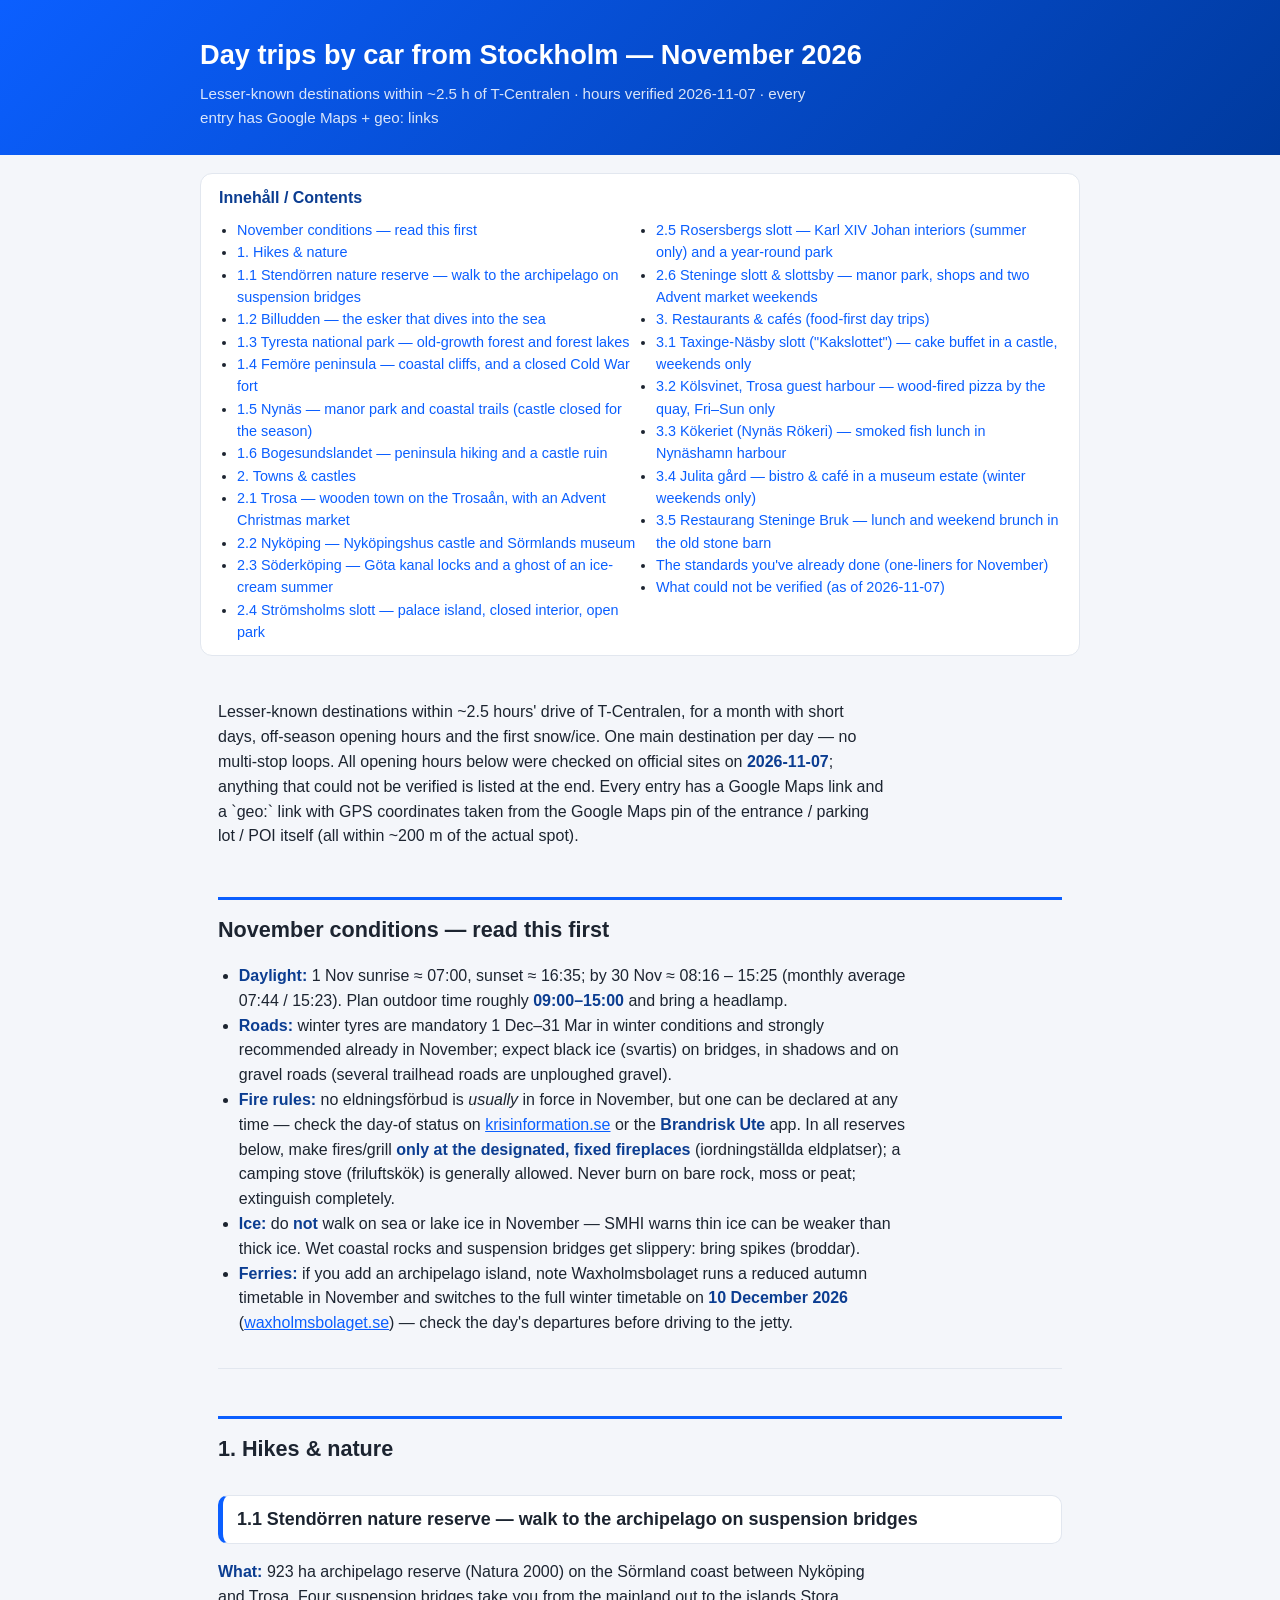
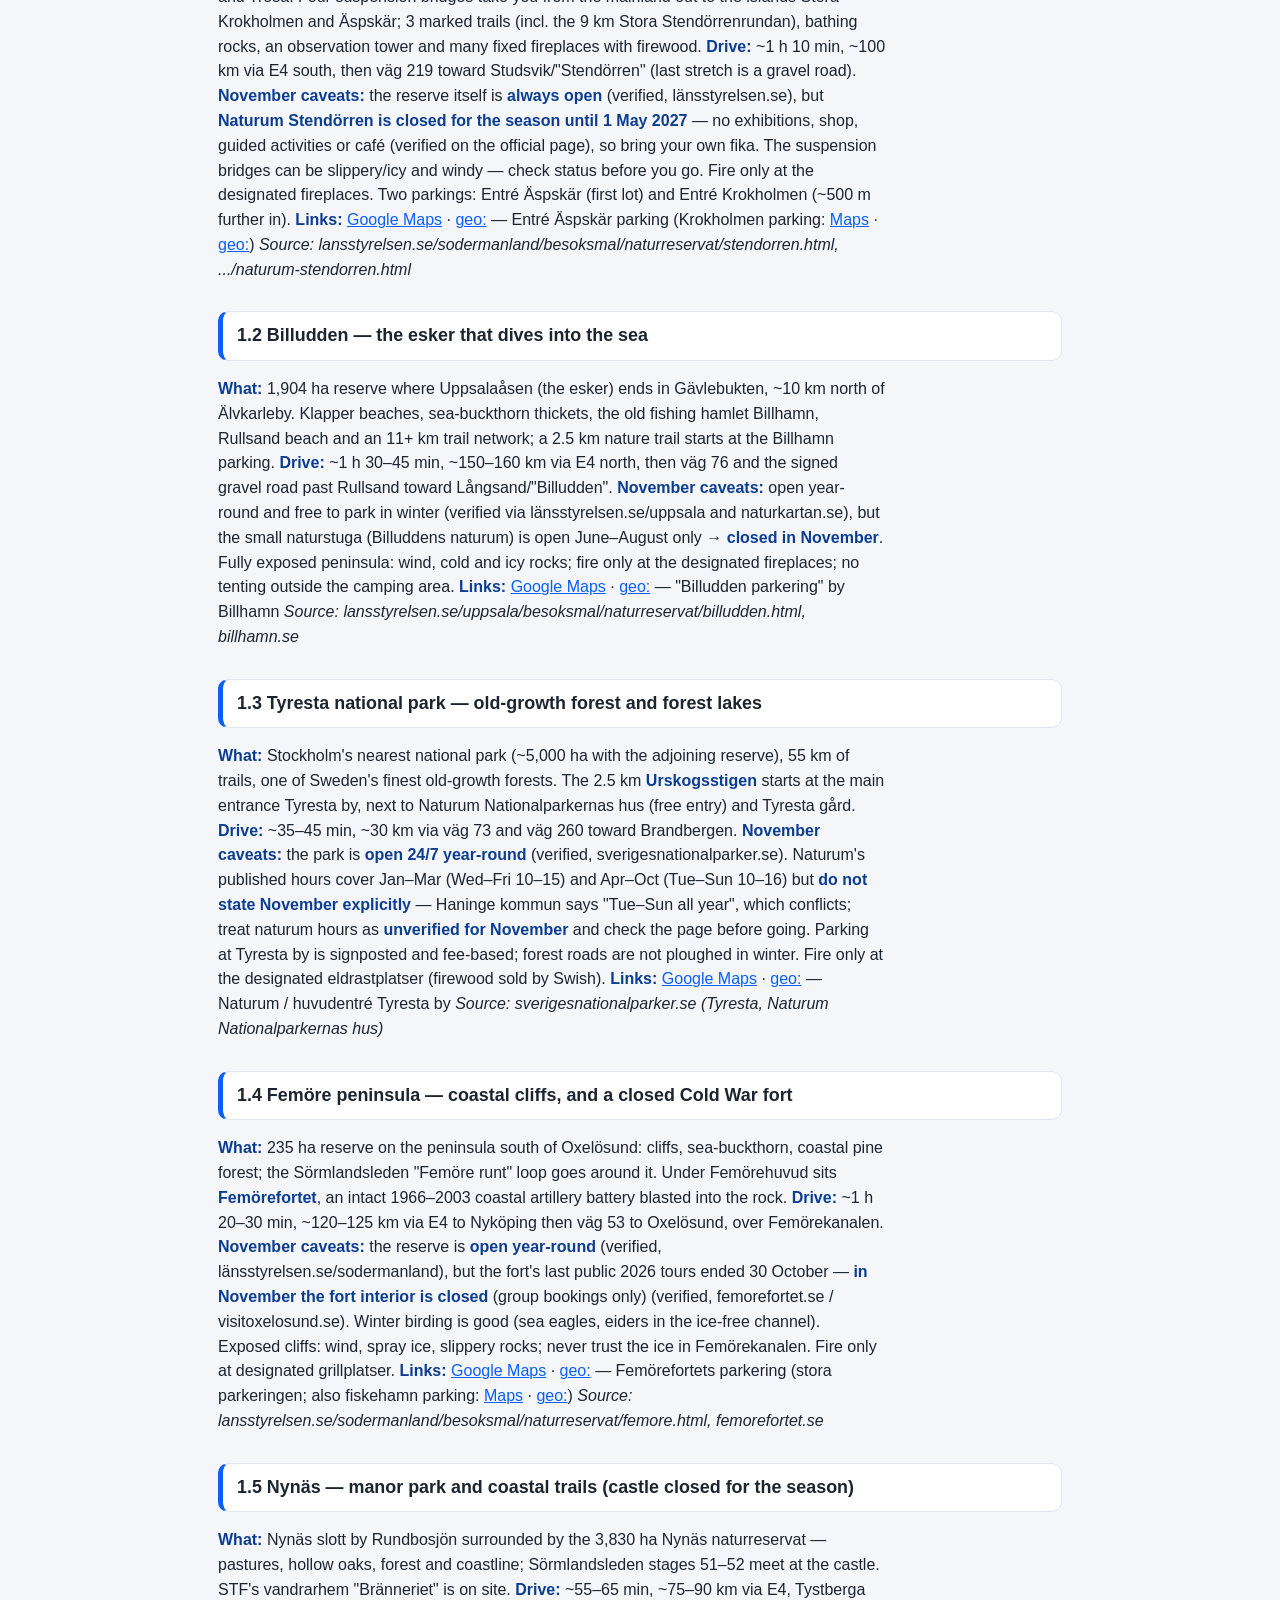
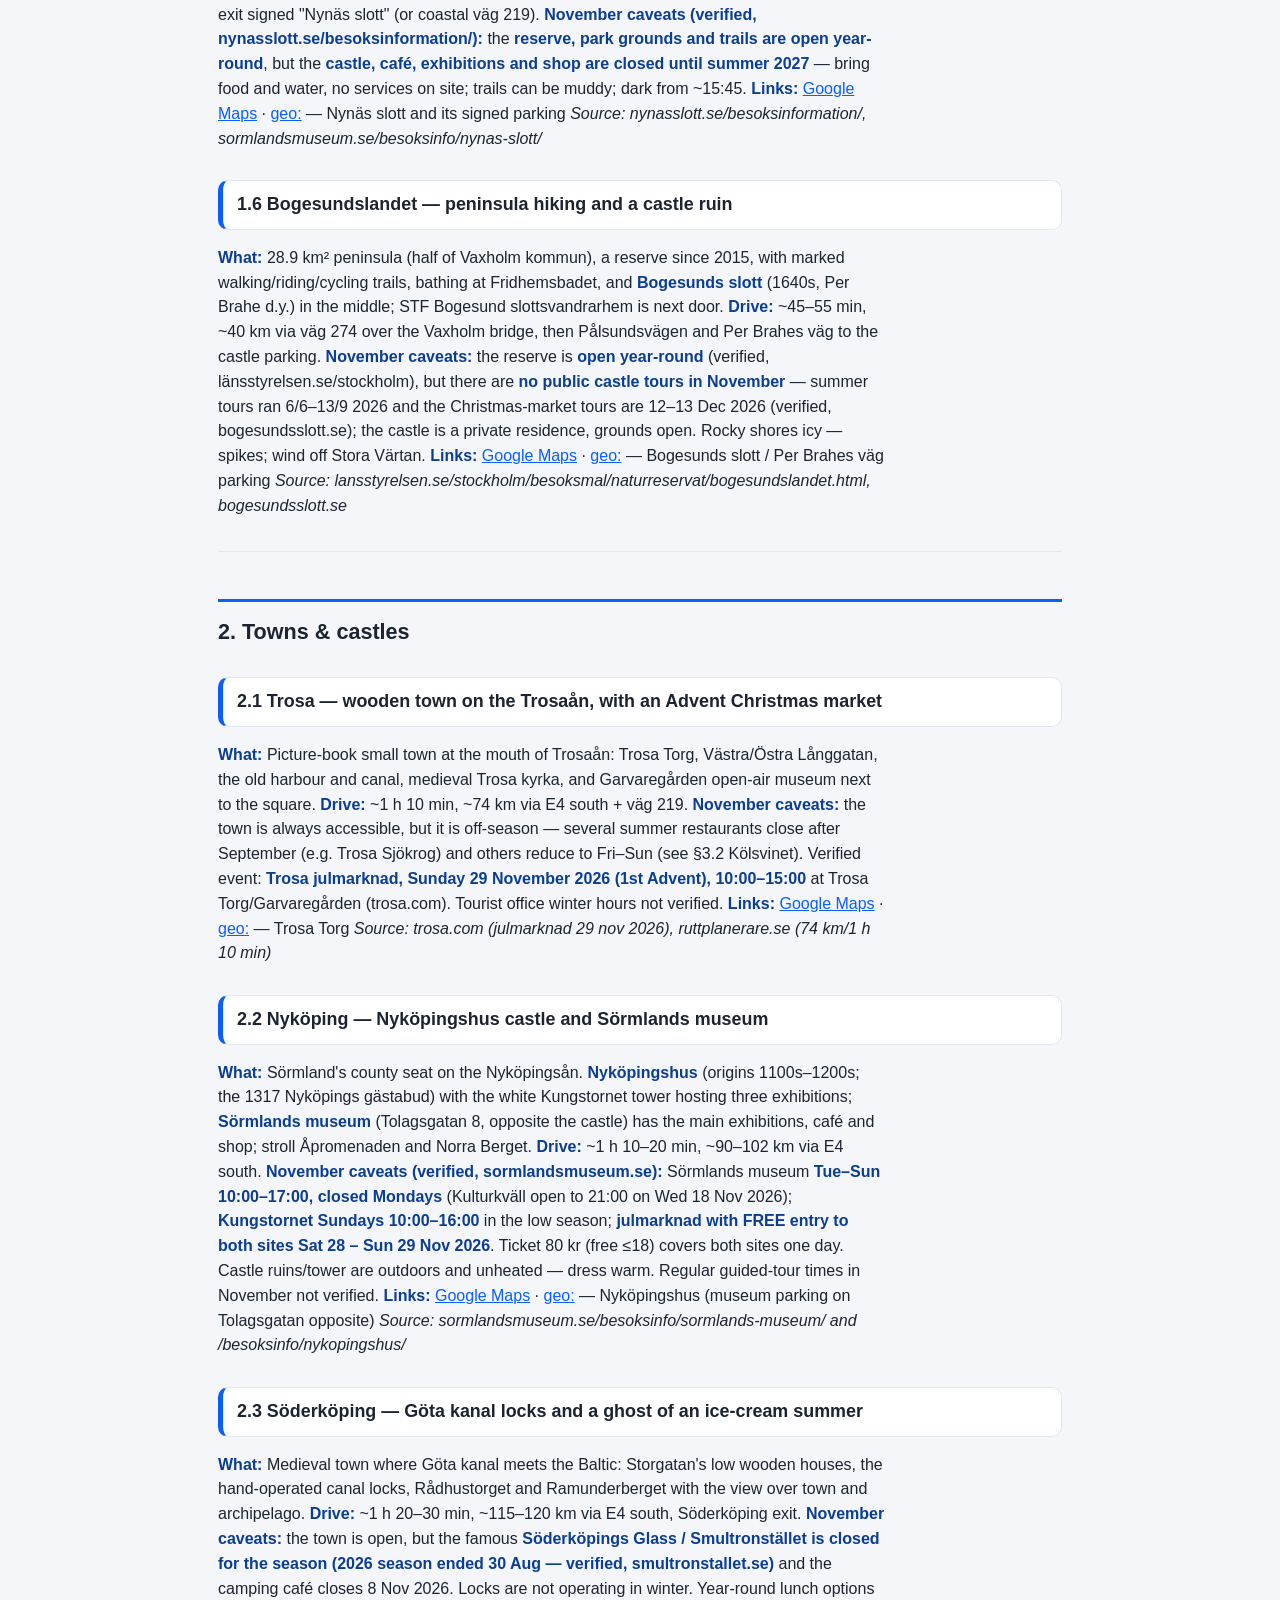
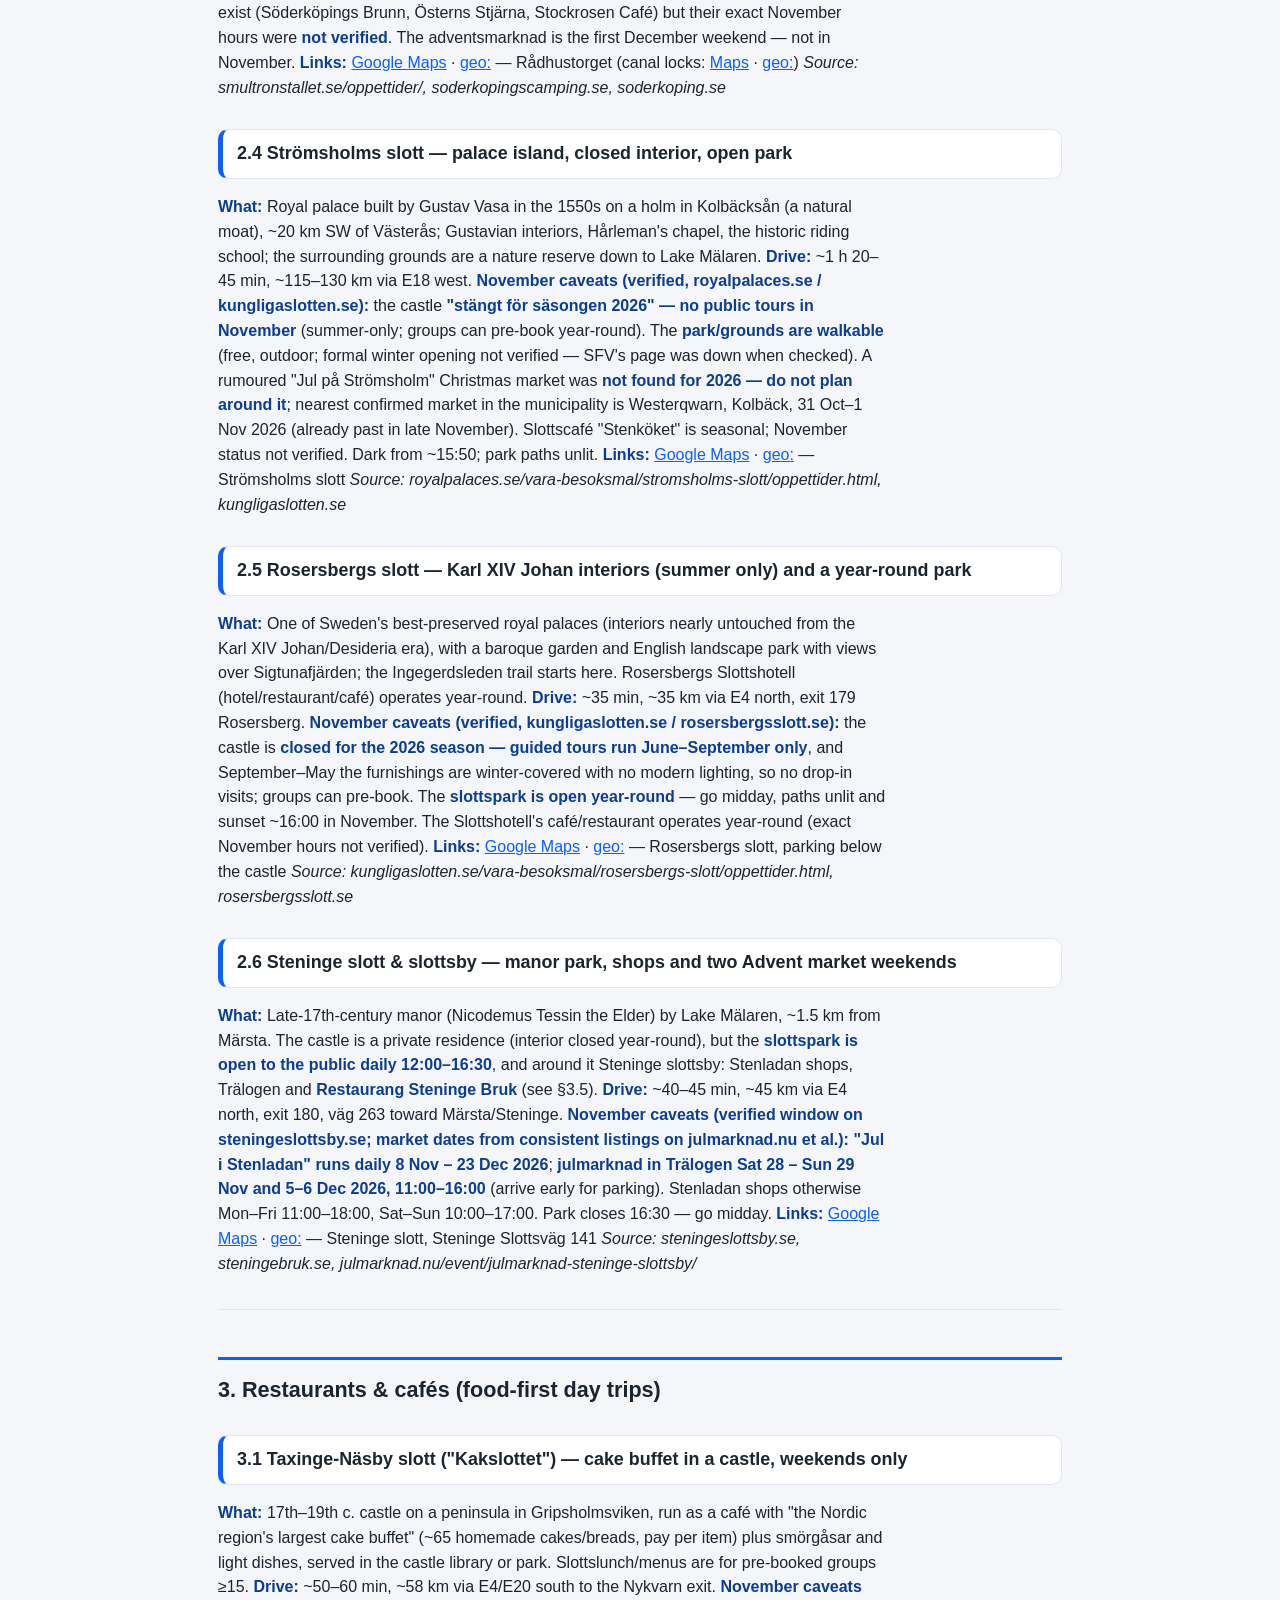
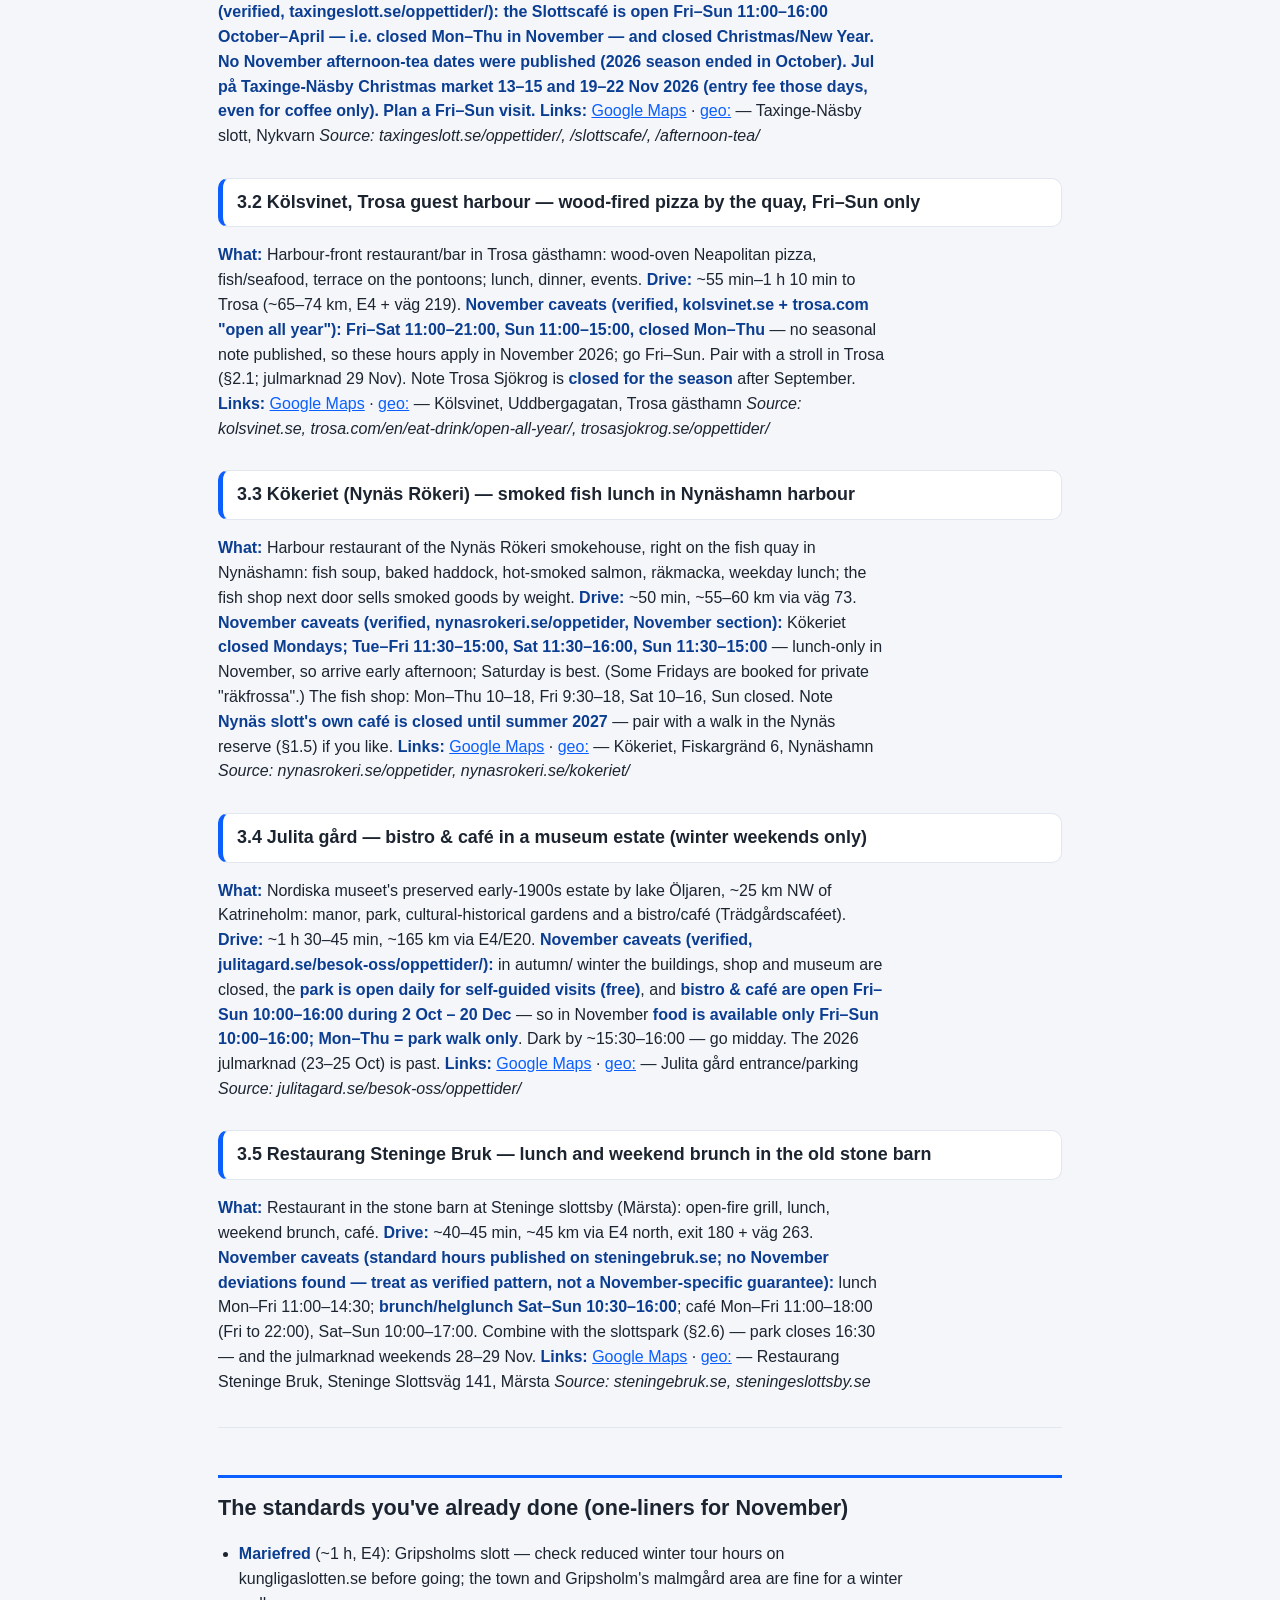
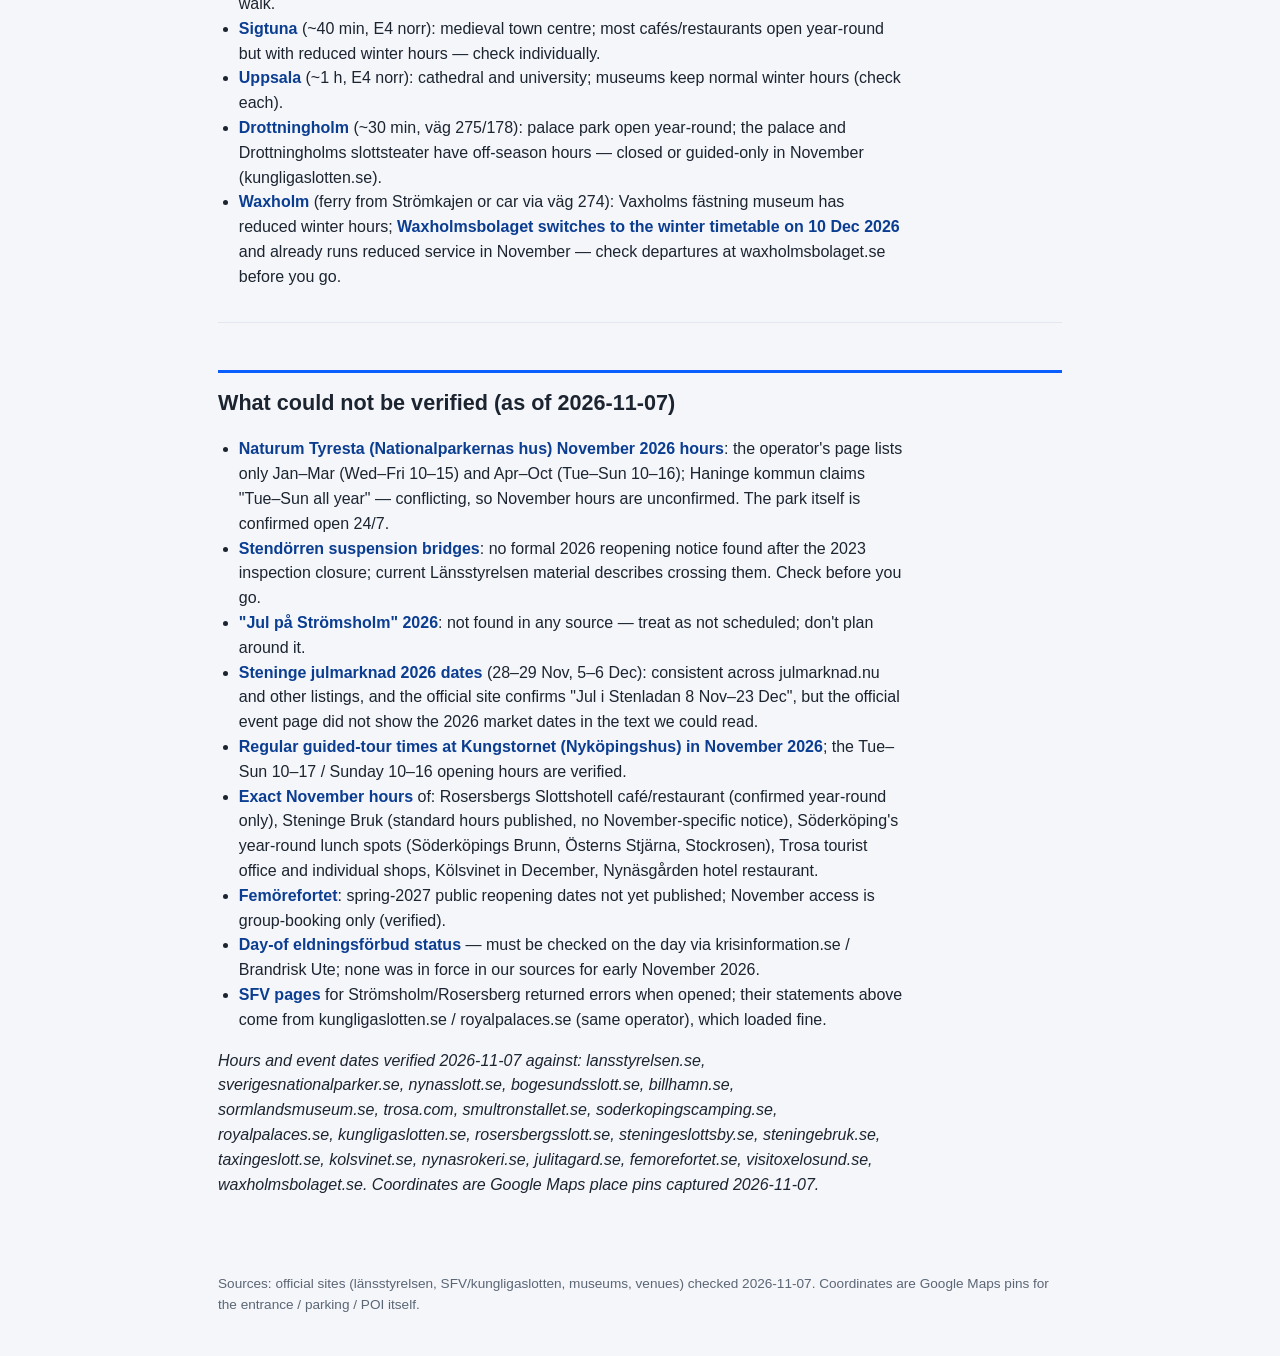
<file: day-trips-stockholm-november-2026/index.html>
<!DOCTYPE html>
<html lang="en">
<head>
<meta charset="utf-8">
<meta name="viewport" content="width=device-width, initial-scale=1">
<meta name="robots" content="noindex, nofollow">
<title>Day trips by car from Stockholm — November 2026</title>
<style>:root { --ink:#1c2430; --mut:#5b6675; --acc:#0b5fff; --card:#ffffff; --bg:#f4f6fa; --line:#e2e7ef; }
* { box-sizing:border-box; }
body { margin:0; font:16px/1.55 -apple-system,BlinkMacSystemFont,"Segoe UI",Roboto,Helvetica,Arial,sans-serif; color:var(--ink); background:var(--bg); }
header { background:linear-gradient(135deg,#0b5fff,#003a9e); color:#fff; padding:34px 20px 26px; }
header .wrap, main, .toc, footer { max-width:880px; margin:0 auto; }
h1 { margin:0 0 6px; font-size:1.7rem; }
header p { margin:0; opacity:.85; font-size:.95rem; }
main { padding:10px 18px 60px; }
.toc { background:var(--card); border:1px solid var(--line); border-radius:12px; padding:12px 18px; margin:18px auto; }
.toc ul { columns:2; margin:8px 0 0; padding-left:18px; font-size:.9rem; }
.toc a { color:var(--acc); text-decoration:none; }
h2 { margin-top:2.2em; padding-top:.6em; border-top:3px solid var(--acc); font-size:1.35rem; }
h3 { background:var(--card); border:1px solid var(--line); border-left:5px solid var(--acc); border-radius:10px; padding:10px 14px; margin:1.6em 0 .4em; font-size:1.12rem; }
p, li { max-width:75ch; }
ul { padding-left:1.3em; }
a { color:var(--acc); }
strong { color:#0b3d91; }
hr { border:0; border-top:1px solid var(--line); margin:2em 0; }
footer { color:var(--mut); font-size:.85rem; padding:0 18px 40px; }
@media print {
  body { background:#fff; font-size:11.5pt; }
  header { background:#fff; color:#000; padding:0 0 10px; }
  .toc { display:none; }
  h3 { border-left:3px solid #000; page-break-after:avoid; }
  a { color:#000; text-decoration:underline; }
}
</style>
</head>
<body>
<header><div class="wrap"><h1>Day trips by car from Stockholm — November 2026</h1>
<p>Lesser-known destinations within ~2.5 h of T-Centralen · hours verified 2026-11-07 · every entry has Google Maps + geo: links</p></div></header>
<nav class="toc"><strong>Innehåll / Contents</strong><ul><li class="l2"><a href="#november-conditions-read-this-first">November conditions — read this first</a></li><li class="l2"><a href="#1-hikes-nature">1. Hikes &amp; nature</a></li><li class="l3"><a href="#11-stendörren-nature-reserve-walk-to-the-archipelago-on-suspension-bridges">1.1 Stendörren nature reserve — walk to the archipelago on suspension bridges</a></li><li class="l3"><a href="#12-billudden-the-esker-that-dives-into-the-sea">1.2 Billudden — the esker that dives into the sea</a></li><li class="l3"><a href="#13-tyresta-national-park-old-growth-forest-and-forest-lakes">1.3 Tyresta national park — old-growth forest and forest lakes</a></li><li class="l3"><a href="#14-femöre-peninsula-coastal-cliffs-and-a-closed-cold-war-fort">1.4 Femöre peninsula — coastal cliffs, and a closed Cold War fort</a></li><li class="l3"><a href="#15-nynäs-manor-park-and-coastal-trails-castle-closed-for-the-season">1.5 Nynäs — manor park and coastal trails (castle closed for the season)</a></li><li class="l3"><a href="#16-bogesundslandet-peninsula-hiking-and-a-castle-ruin">1.6 Bogesundslandet — peninsula hiking and a castle ruin</a></li><li class="l2"><a href="#2-towns-castles">2. Towns &amp; castles</a></li><li class="l3"><a href="#21-trosa-wooden-town-on-the-trosaån-with-an-advent-christmas-market">2.1 Trosa — wooden town on the Trosaån, with an Advent Christmas market</a></li><li class="l3"><a href="#22-nyköping-nyköpingshus-castle-and-sörmlands-museum">2.2 Nyköping — Nyköpingshus castle and Sörmlands museum</a></li><li class="l3"><a href="#23-söderköping-göta-kanal-locks-and-a-ghost-of-an-ice-cream-summer">2.3 Söderköping — Göta kanal locks and a ghost of an ice-cream summer</a></li><li class="l3"><a href="#24-strömsholms-slott-palace-island-closed-interior-open-park">2.4 Strömsholms slott — palace island, closed interior, open park</a></li><li class="l3"><a href="#25-rosersbergs-slott-karl-xiv-johan-interiors-summer-only-and-a-year-round-park">2.5 Rosersbergs slott — Karl XIV Johan interiors (summer only) and a year-round park</a></li><li class="l3"><a href="#26-steninge-slott-slottsby-manor-park-shops-and-two-advent-market-weekends">2.6 Steninge slott &amp; slottsby — manor park, shops and two Advent market weekends</a></li><li class="l2"><a href="#3-restaurants-cafés-food-first-day-trips">3. Restaurants &amp; cafés (food-first day trips)</a></li><li class="l3"><a href="#31-taxinge-näsby-slott-kakslottet-cake-buffet-in-a-castle-weekends-only">3.1 Taxinge-Näsby slott ("Kakslottet") — cake buffet in a castle, weekends only</a></li><li class="l3"><a href="#32-kölsvinet-trosa-guest-harbour-wood-fired-pizza-by-the-quay-frisun-only">3.2 Kölsvinet, Trosa guest harbour — wood-fired pizza by the quay, Fri–Sun only</a></li><li class="l3"><a href="#33-kökeriet-nynäs-rökeri-smoked-fish-lunch-in-nynäshamn-harbour">3.3 Kökeriet (Nynäs Rökeri) — smoked fish lunch in Nynäshamn harbour</a></li><li class="l3"><a href="#34-julita-gård-bistro-café-in-a-museum-estate-winter-weekends-only">3.4 Julita gård — bistro &amp; café in a museum estate (winter weekends only)</a></li><li class="l3"><a href="#35-restaurang-steninge-bruk-lunch-and-weekend-brunch-in-the-old-stone-barn">3.5 Restaurang Steninge Bruk — lunch and weekend brunch in the old stone barn</a></li><li class="l2"><a href="#the-standards-youve-already-done-one-liners-for-november">The standards you've already done (one-liners for November)</a></li><li class="l2"><a href="#what-could-not-be-verified-as-of-2026-11-07">What could not be verified (as of 2026-11-07)</a></li></ul></nav>
<main>
<p>Lesser-known destinations within ~2.5 hours' drive of T-Centralen, for a month with short days, off-season opening hours and the first snow/ice. One main destination per day — no multi-stop loops. All opening hours below were checked on official sites on <strong>2026-11-07</strong>; anything that could not be verified is listed at the end. Every entry has a Google Maps link and a `geo:` link with GPS coordinates taken from the Google Maps pin of the entrance / parking lot / POI itself (all within ~200 m of the actual spot).</p>
<h2 id="november-conditions-read-this-first">November conditions — read this first</h2>
<ul><li><strong>Daylight:</strong> 1 Nov sunrise ≈ 07:00, sunset ≈ 16:35; by 30 Nov ≈ 08:16 – 15:25 (monthly average 07:44 / 15:23). Plan outdoor time roughly <strong>09:00–15:00</strong> and bring a headlamp.</li><li><strong>Roads:</strong> winter tyres are mandatory 1 Dec–31 Mar in winter conditions and strongly recommended already in November; expect black ice (svartis) on bridges, in shadows and on gravel roads (several trailhead roads are unploughed gravel).</li><li><strong>Fire rules:</strong> no eldningsförbud is <em>usually</em> in force in November, but one can be declared at any time — check the day-of status on <a href="https://www.krisinformation.se/forbered-dig/gras--och-skogsbrand/eldningsforbud/">krisinformation.se</a> or the <strong>Brandrisk Ute</strong> app. In all reserves below, make fires/grill <strong>only at the designated, fixed fireplaces</strong> (iordningställda eldplatser); a camping stove (friluftskök) is generally allowed. Never burn on bare rock, moss or peat; extinguish completely.</li><li><strong>Ice:</strong> do <strong>not</strong> walk on sea or lake ice in November — SMHI warns thin ice can be weaker than thick ice. Wet coastal rocks and suspension bridges get slippery: bring spikes (broddar).</li><li><strong>Ferries:</strong> if you add an archipelago island, note Waxholmsbolaget runs a reduced autumn timetable in November and switches to the full winter timetable on <strong>10 December 2026</strong> (<a href="https://waxholmsbolaget.se/trafikinformation/10-december-gar-vi-over-till-vintertidtabell">waxholmsbolaget.se</a>) — check the day's departures before driving to the jetty.</li></ul>
<hr>
<h2 id="1-hikes-nature">1. Hikes &amp; nature</h2>
<h3 id="11-stendörren-nature-reserve-walk-to-the-archipelago-on-suspension-bridges">1.1 Stendörren nature reserve — walk to the archipelago on suspension bridges</h3>
<p><strong>What:</strong> 923 ha archipelago reserve (Natura 2000) on the Sörmland coast between Nyköping and Trosa. Four suspension bridges take you from the mainland out to the islands Stora Krokholmen and Äspskär; 3 marked trails (incl. the 9 km Stora Stendörrenrundan), bathing rocks, an observation tower and many fixed fireplaces with firewood. <strong>Drive:</strong> ~1 h 10 min, ~100 km via E4 south, then väg 219 toward Studsvik/"Stendörren" (last stretch is a gravel road). <strong>November caveats:</strong> the reserve itself is <strong>always open</strong> (verified, länsstyrelsen.se), but <strong>Naturum Stendörren is closed for the season until 1 May 2027</strong> — no exhibitions, shop, guided activities or café (verified on the official page), so bring your own fika. The suspension bridges can be slippery/icy and windy — check status before you go. Fire only at the designated fireplaces. Two parkings: Entré Äspskär (first lot) and Entré Krokholmen (~500 m further in). <strong>Links:</strong> <a href="https://www.google.com/maps?q=58.748931,17.380632">Google Maps</a> · <a href="geo:58.748931,17.380632">geo:</a> — Entré Äspskär parking (Krokholmen parking: <a href="https://www.google.com/maps?q=58.746666,17.387410">Maps</a> · <a href="geo:58.746666,17.387410">geo:</a>) <em>Source: lansstyrelsen.se/sodermanland/besoksmal/naturreservat/stendorren.html, .../naturum-stendorren.html</em></p>
<h3 id="12-billudden-the-esker-that-dives-into-the-sea">1.2 Billudden — the esker that dives into the sea</h3>
<p><strong>What:</strong> 1,904 ha reserve where Uppsalaåsen (the esker) ends in Gävlebukten, ~10 km north of Älvkarleby. Klapper beaches, sea-buckthorn thickets, the old fishing hamlet Billhamn, Rullsand beach and an 11+ km trail network; a 2.5 km nature trail starts at the Billhamn parking. <strong>Drive:</strong> ~1 h 30–45 min, ~150–160 km via E4 north, then väg 76 and the signed gravel road past Rullsand toward Långsand/"Billudden". <strong>November caveats:</strong> open year-round and free to park in winter (verified via länsstyrelsen.se/uppsala and naturkartan.se), but the small naturstuga (Billuddens naturum) is open June–August only → <strong>closed in November</strong>. Fully exposed peninsula: wind, cold and icy rocks; fire only at the designated fireplaces; no tenting outside the camping area. <strong>Links:</strong> <a href="https://www.google.com/maps?q=60.646548,17.501971">Google Maps</a> · <a href="geo:60.646548,17.501971">geo:</a> — "Billudden parkering" by Billhamn <em>Source: lansstyrelsen.se/uppsala/besoksmal/naturreservat/billudden.html, billhamn.se</em></p>
<h3 id="13-tyresta-national-park-old-growth-forest-and-forest-lakes">1.3 Tyresta national park — old-growth forest and forest lakes</h3>
<p><strong>What:</strong> Stockholm's nearest national park (~5,000 ha with the adjoining reserve), 55 km of trails, one of Sweden's finest old-growth forests. The 2.5 km <strong>Urskogsstigen</strong> starts at the main entrance Tyresta by, next to Naturum Nationalparkernas hus (free entry) and Tyresta gård. <strong>Drive:</strong> ~35–45 min, ~30 km via väg 73 and väg 260 toward Brandbergen. <strong>November caveats:</strong> the park is <strong>open 24/7 year-round</strong> (verified, sverigesnationalparker.se). Naturum's published hours cover Jan–Mar (Wed–Fri 10–15) and Apr–Oct (Tue–Sun 10–16) but <strong>do not state November explicitly</strong> — Haninge kommun says "Tue–Sun all year", which conflicts; treat naturum hours as <strong>unverified for November</strong> and check the page before going. Parking at Tyresta by is signposted and fee-based; forest roads are not ploughed in winter. Fire only at the designated eldrastplatser (firewood sold by Swish). <strong>Links:</strong> <a href="https://www.google.com/maps?q=59.168945,18.236530">Google Maps</a> · <a href="geo:59.168945,18.236530">geo:</a> — Naturum / huvudentré Tyresta by <em>Source: sverigesnationalparker.se (Tyresta, Naturum Nationalparkernas hus)</em></p>
<h3 id="14-femöre-peninsula-coastal-cliffs-and-a-closed-cold-war-fort">1.4 Femöre peninsula — coastal cliffs, and a closed Cold War fort</h3>
<p><strong>What:</strong> 235 ha reserve on the peninsula south of Oxelösund: cliffs, sea-buckthorn, coastal pine forest; the Sörmlandsleden "Femöre runt" loop goes around it. Under Femörehuvud sits <strong>Femörefortet</strong>, an intact 1966–2003 coastal artillery battery blasted into the rock. <strong>Drive:</strong> ~1 h 20–30 min, ~120–125 km via E4 to Nyköping then väg 53 to Oxelösund, over Femörekanalen. <strong>November caveats:</strong> the reserve is <strong>open year-round</strong> (verified, länsstyrelsen.se/sodermanland), but the fort's last public 2026 tours ended 30 October — <strong>in November the fort interior is closed</strong> (group bookings only) (verified, femorefortet.se / visitoxelosund.se). Winter birding is good (sea eagles, eiders in the ice-free channel). Exposed cliffs: wind, spray ice, slippery rocks; never trust the ice in Femörekanalen. Fire only at designated grillplatser. <strong>Links:</strong> <a href="https://www.google.com/maps?q=58.653173,17.107627">Google Maps</a> · <a href="geo:58.653173,17.107627">geo:</a> — Femörefortets parkering (stora parkeringen; also fiskehamn parking: <a href="https://www.google.com/maps?q=58.655962,17.099209">Maps</a> · <a href="geo:58.655962,17.099209">geo:</a>) <em>Source: lansstyrelsen.se/sodermanland/besoksmal/naturreservat/femore.html, femorefortet.se</em></p>
<h3 id="15-nynäs-manor-park-and-coastal-trails-castle-closed-for-the-season">1.5 Nynäs — manor park and coastal trails (castle closed for the season)</h3>
<p><strong>What:</strong> Nynäs slott by Rundbosjön surrounded by the 3,830 ha Nynäs naturreservat — pastures, hollow oaks, forest and coastline; Sörmlandsleden stages 51–52 meet at the castle. STF's vandrarhem "Bränneriet" is on site. <strong>Drive:</strong> ~55–65 min, ~75–90 km via E4, Tystberga exit signed "Nynäs slott" (or coastal väg 219). <strong>November caveats (verified, nynasslott.se/besoksinformation/):</strong> the <strong>reserve, park grounds and trails are open year-round</strong>, but the <strong>castle, café, exhibitions and shop are closed until summer 2027</strong> — bring food and water, no services on site; trails can be muddy; dark from ~15:45. <strong>Links:</strong> <a href="https://www.google.com/maps?q=58.807945,17.366226">Google Maps</a> · <a href="geo:58.807945,17.366226">geo:</a> — Nynäs slott and its signed parking <em>Source: nynasslott.se/besoksinformation/, sormlandsmuseum.se/besoksinfo/nynas-slott/</em></p>
<h3 id="16-bogesundslandet-peninsula-hiking-and-a-castle-ruin">1.6 Bogesundslandet — peninsula hiking and a castle ruin</h3>
<p><strong>What:</strong> 28.9 km² peninsula (half of Vaxholm kommun), a reserve since 2015, with marked walking/riding/cycling trails, bathing at Fridhemsbadet, and <strong>Bogesunds slott</strong> (1640s, Per Brahe d.y.) in the middle; STF Bogesund slottsvandrarhem is next door. <strong>Drive:</strong> ~45–55 min, ~40 km via väg 274 over the Vaxholm bridge, then Pålsundsvägen and Per Brahes väg to the castle parking. <strong>November caveats:</strong> the reserve is <strong>open year-round</strong> (verified, länsstyrelsen.se/stockholm), but there are <strong>no public castle tours in November</strong> — summer tours ran 6/6–13/9 2026 and the Christmas-market tours are 12–13 Dec 2026 (verified, bogesundsslott.se); the castle is a private residence, grounds open. Rocky shores icy — spikes; wind off Stora Värtan. <strong>Links:</strong> <a href="https://www.google.com/maps?q=59.394016,18.286209">Google Maps</a> · <a href="geo:59.394016,18.286209">geo:</a> — Bogesunds slott / Per Brahes väg parking <em>Source: lansstyrelsen.se/stockholm/besoksmal/naturreservat/bogesundslandet.html, bogesundsslott.se</em></p>
<hr>
<h2 id="2-towns-castles">2. Towns &amp; castles</h2>
<h3 id="21-trosa-wooden-town-on-the-trosaån-with-an-advent-christmas-market">2.1 Trosa — wooden town on the Trosaån, with an Advent Christmas market</h3>
<p><strong>What:</strong> Picture-book small town at the mouth of Trosaån: Trosa Torg, Västra/Östra Långgatan, the old harbour and canal, medieval Trosa kyrka, and Garvaregården open-air museum next to the square. <strong>Drive:</strong> ~1 h 10 min, ~74 km via E4 south + väg 219. <strong>November caveats:</strong> the town is always accessible, but it is off-season — several summer restaurants close after September (e.g. Trosa Sjökrog) and others reduce to Fri–Sun (see §3.2 Kölsvinet). Verified event: <strong>Trosa julmarknad, Sunday 29 November 2026 (1st Advent), 10:00–15:00</strong> at Trosa Torg/Garvaregården (trosa.com). Tourist office winter hours not verified. <strong>Links:</strong> <a href="https://www.google.com/maps?q=58.895934,17.547115">Google Maps</a> · <a href="geo:58.895934,17.547115">geo:</a> — Trosa Torg <em>Source: trosa.com (julmarknad 29 nov 2026), ruttplanerare.se (74 km/1 h 10 min)</em></p>
<h3 id="22-nyköping-nyköpingshus-castle-and-sörmlands-museum">2.2 Nyköping — Nyköpingshus castle and Sörmlands museum</h3>
<p><strong>What:</strong> Sörmland's county seat on the Nyköpingsån. <strong>Nyköpingshus</strong> (origins 1100s–1200s; the 1317 Nyköpings gästabud) with the white Kungstornet tower hosting three exhibitions; <strong>Sörmlands museum</strong> (Tolagsgatan 8, opposite the castle) has the main exhibitions, café and shop; stroll Åpromenaden and Norra Berget. <strong>Drive:</strong> ~1 h 10–20 min, ~90–102 km via E4 south. <strong>November caveats (verified, sormlandsmuseum.se):</strong> Sörmlands museum <strong>Tue–Sun 10:00–17:00, closed Mondays</strong> (Kulturkväll open to 21:00 on Wed 18 Nov 2026); <strong>Kungstornet Sundays 10:00–16:00</strong> in the low season; <strong>julmarknad with FREE entry to both sites Sat 28 – Sun 29 Nov 2026</strong>. Ticket 80 kr (free ≤18) covers both sites one day. Castle ruins/tower are outdoors and unheated — dress warm. Regular guided-tour times in November not verified. <strong>Links:</strong> <a href="https://www.google.com/maps?q=58.748889,17.011111">Google Maps</a> · <a href="geo:58.748889,17.011111">geo:</a> — Nyköpingshus (museum parking on Tolagsgatan opposite) <em>Source: sormlandsmuseum.se/besoksinfo/sormlands-museum/ and /besoksinfo/nykopingshus/</em></p>
<h3 id="23-söderköping-göta-kanal-locks-and-a-ghost-of-an-ice-cream-summer">2.3 Söderköping — Göta kanal locks and a ghost of an ice-cream summer</h3>
<p><strong>What:</strong> Medieval town where Göta kanal meets the Baltic: Storgatan's low wooden houses, the hand-operated canal locks, Rådhustorget and Ramunderberget with the view over town and archipelago. <strong>Drive:</strong> ~1 h 20–30 min, ~115–120 km via E4 south, Söderköping exit. <strong>November caveats:</strong> the town is open, but the famous <strong>Söderköpings Glass / Smultronstället is closed for the season (2026 season ended 30 Aug — verified, smultronstallet.se)</strong> and the camping café closes 8 Nov 2026. Locks are not operating in winter. Year-round lunch options exist (Söderköpings Brunn, Österns Stjärna, Stockrosen Café) but their exact November hours were <strong>not verified</strong>. The adventsmarknad is the first December weekend — not in November. <strong>Links:</strong> <a href="https://www.google.com/maps?q=58.481977,16.320255">Google Maps</a> · <a href="geo:58.481977,16.320255">geo:</a> — Rådhustorget (canal locks: <a href="https://www.google.com/maps?q=58.488693,16.295662">Maps</a> · <a href="geo:58.488693,16.295662">geo:</a>) <em>Source: smultronstallet.se/oppettider/, soderkopingscamping.se, soderkoping.se</em></p>
<h3 id="24-strömsholms-slott-palace-island-closed-interior-open-park">2.4 Strömsholms slott — palace island, closed interior, open park</h3>
<p><strong>What:</strong> Royal palace built by Gustav Vasa in the 1550s on a holm in Kolbäcksån (a natural moat), ~20 km SW of Västerås; Gustavian interiors, Hårleman's chapel, the historic riding school; the surrounding grounds are a nature reserve down to Lake Mälaren. <strong>Drive:</strong> ~1 h 20–45 min, ~115–130 km via E18 west. <strong>November caveats (verified, royalpalaces.se / kungligaslotten.se):</strong> the castle <strong>"stängt för säsongen 2026" — no public tours in November</strong> (summer-only; groups can pre-book year-round). The <strong>park/grounds are walkable</strong> (free, outdoor; formal winter opening not verified — SFV's page was down when checked). A rumoured "Jul på Strömsholm" Christmas market was <strong>not found for 2026 — do not plan around it</strong>; nearest confirmed market in the municipality is Westerqwarn, Kolbäck, 31 Oct–1 Nov 2026 (already past in late November). Slottscafé "Stenköket" is seasonal; November status not verified. Dark from ~15:50; park paths unlit. <strong>Links:</strong> <a href="https://www.google.com/maps?q=59.524803,16.269816">Google Maps</a> · <a href="geo:59.524803,16.269816">geo:</a> — Strömsholms slott <em>Source: royalpalaces.se/vara-besoksmal/stromsholms-slott/oppettider.html, kungligaslotten.se</em></p>
<h3 id="25-rosersbergs-slott-karl-xiv-johan-interiors-summer-only-and-a-year-round-park">2.5 Rosersbergs slott — Karl XIV Johan interiors (summer only) and a year-round park</h3>
<p><strong>What:</strong> One of Sweden's best-preserved royal palaces (interiors nearly untouched from the Karl XIV Johan/Desideria era), with a baroque garden and English landscape park with views over Sigtunafjärden; the Ingegerdsleden trail starts here. Rosersbergs Slottshotell (hotel/restaurant/café) operates year-round. <strong>Drive:</strong> ~35 min, ~35 km via E4 north, exit 179 Rosersberg. <strong>November caveats (verified, kungligaslotten.se / rosersbergsslott.se):</strong> the castle is <strong>closed for the 2026 season — guided tours run June–September only</strong>, and September–May the furnishings are winter-covered with no modern lighting, so no drop-in visits; groups can pre-book. The <strong>slottspark is open year-round</strong> — go midday, paths unlit and sunset ~16:00 in November. The Slottshotell's café/restaurant operates year-round (exact November hours not verified). <strong>Links:</strong> <a href="https://www.google.com/maps?q=59.574951,17.843381">Google Maps</a> · <a href="geo:59.574951,17.843381">geo:</a> — Rosersbergs slott, parking below the castle <em>Source: kungligaslotten.se/vara-besoksmal/rosersbergs-slott/oppettider.html, rosersbergsslott.se</em></p>
<h3 id="26-steninge-slott-slottsby-manor-park-shops-and-two-advent-market-weekends">2.6 Steninge slott &amp; slottsby — manor park, shops and two Advent market weekends</h3>
<p><strong>What:</strong> Late-17th-century manor (Nicodemus Tessin the Elder) by Lake Mälaren, ~1.5 km from Märsta. The castle is a private residence (interior closed year-round), but the <strong>slottspark is open to the public daily 12:00–16:30</strong>, and around it Steninge slottsby: Stenladan shops, Trälogen and <strong>Restaurang Steninge Bruk</strong> (see §3.5). <strong>Drive:</strong> ~40–45 min, ~45 km via E4 north, exit 180, väg 263 toward Märsta/Steninge. <strong>November caveats (verified window on steningeslottsby.se; market dates from consistent listings on julmarknad.nu et al.):</strong> <strong>"Jul i Stenladan" runs daily 8 Nov – 23 Dec 2026</strong>; <strong>julmarknad in Trälogen Sat 28 – Sun 29 Nov and 5–6 Dec 2026, 11:00–16:00</strong> (arrive early for parking). Stenladan shops otherwise Mon–Fri 11:00–18:00, Sat–Sun 10:00–17:00. Park closes 16:30 — go midday. <strong>Links:</strong> <a href="https://www.google.com/maps?q=59.603754,17.802121">Google Maps</a> · <a href="geo:59.603754,17.802121">geo:</a> — Steninge slott, Steninge Slottsväg 141 <em>Source: steningeslottsby.se, steningebruk.se, julmarknad.nu/event/julmarknad-steninge-slottsby/</em></p>
<hr>
<h2 id="3-restaurants-cafés-food-first-day-trips">3. Restaurants &amp; cafés (food-first day trips)</h2>
<h3 id="31-taxinge-näsby-slott-kakslottet-cake-buffet-in-a-castle-weekends-only">3.1 Taxinge-Näsby slott ("Kakslottet") — cake buffet in a castle, weekends only</h3>
<p><strong>What:</strong> 17th–19th c. castle on a peninsula in Gripsholmsviken, run as a café with "the Nordic region's largest cake buffet" (~65 homemade cakes/breads, pay per item) plus smörgåsar and light dishes, served in the castle library or park. Slottslunch/menus are for pre-booked groups ≥15. <strong>Drive:</strong> ~50–60 min, ~58 km via E4/E20 south to the Nykvarn exit. <strong>November caveats (verified, taxingeslott.se/oppettider/): the Slottscafé is open Fri–Sun 11:00–16:00 October–April — i.e. closed Mon–Thu in November — and closed Christmas/New Year. No November afternoon-tea dates were published (2026 season ended in October). Jul på Taxinge-Näsby Christmas market 13–15 and 19–22 Nov 2026 (entry fee those days, even for coffee only). Plan a Fri–Sun visit.</strong> <strong>Links:</strong> <a href="https://www.google.com/maps?q=59.246944,17.309167">Google Maps</a> · <a href="geo:59.246944,17.309167">geo:</a> — Taxinge-Näsby slott, Nykvarn <em>Source: taxingeslott.se/oppettider/, /slottscafe/, /afternoon-tea/</em></p>
<h3 id="32-kölsvinet-trosa-guest-harbour-wood-fired-pizza-by-the-quay-frisun-only">3.2 Kölsvinet, Trosa guest harbour — wood-fired pizza by the quay, Fri–Sun only</h3>
<p><strong>What:</strong> Harbour-front restaurant/bar in Trosa gästhamn: wood-oven Neapolitan pizza, fish/seafood, terrace on the pontoons; lunch, dinner, events. <strong>Drive:</strong> ~55 min–1 h 10 min to Trosa (~65–74 km, E4 + väg 219). <strong>November caveats (verified, kolsvinet.se + trosa.com "open all year"):</strong> <strong>Fri–Sat 11:00–21:00, Sun 11:00–15:00, closed Mon–Thu</strong> — no seasonal note published, so these hours apply in November 2026; go Fri–Sun. Pair with a stroll in Trosa (§2.1; julmarknad 29 Nov). Note Trosa Sjökrog is <strong>closed for the season</strong> after September. <strong>Links:</strong> <a href="https://www.google.com/maps?q=58.890812,17.552446">Google Maps</a> · <a href="geo:58.890812,17.552446">geo:</a> — Kölsvinet, Uddbergagatan, Trosa gästhamn <em>Source: kolsvinet.se, trosa.com/en/eat-drink/open-all-year/, trosasjokrog.se/oppettider/</em></p>
<h3 id="33-kökeriet-nynäs-rökeri-smoked-fish-lunch-in-nynäshamn-harbour">3.3 Kökeriet (Nynäs Rökeri) — smoked fish lunch in Nynäshamn harbour</h3>
<p><strong>What:</strong> Harbour restaurant of the Nynäs Rökeri smokehouse, right on the fish quay in Nynäshamn: fish soup, baked haddock, hot-smoked salmon, räkmacka, weekday lunch; the fish shop next door sells smoked goods by weight. <strong>Drive:</strong> ~50 min, ~55–60 km via väg 73. <strong>November caveats (verified, nynasrokeri.se/oppetider, November section):</strong> Kökeriet <strong>closed Mondays; Tue–Fri 11:30–15:00, Sat 11:30–16:00, Sun 11:30–15:00</strong> — lunch-only in November, so arrive early afternoon; Saturday is best. (Some Fridays are booked for private "räkfrossa".) The fish shop: Mon–Thu 10–18, Fri 9:30–18, Sat 10–16, Sun closed. Note <strong>Nynäs slott's own café is closed until summer 2027</strong> — pair with a walk in the Nynäs reserve (§1.5) if you like. <strong>Links:</strong> <a href="https://www.google.com/maps?q=58.900869,17.952397">Google Maps</a> · <a href="geo:58.900869,17.952397">geo:</a> — Kökeriet, Fiskargränd 6, Nynäshamn <em>Source: nynasrokeri.se/oppetider, nynasrokeri.se/kokeriet/</em></p>
<h3 id="34-julita-gård-bistro-café-in-a-museum-estate-winter-weekends-only">3.4 Julita gård — bistro &amp; café in a museum estate (winter weekends only)</h3>
<p><strong>What:</strong> Nordiska museet's preserved early-1900s estate by lake Öljaren, ~25 km NW of Katrineholm: manor, park, cultural-historical gardens and a bistro/café (Trädgårdscaféet). <strong>Drive:</strong> ~1 h 30–45 min, ~165 km via E4/E20. <strong>November caveats (verified, julitagard.se/besok-oss/oppettider/):</strong> in autumn/ winter the buildings, shop and museum are closed, the <strong>park is open daily for self-guided visits (free)</strong>, and <strong>bistro &amp; café are open Fri–Sun 10:00–16:00 during 2 Oct – 20 Dec</strong> — so in November <strong>food is available only Fri–Sun 10:00–16:00; Mon–Thu = park walk only</strong>. Dark by ~15:30–16:00 — go midday. The 2026 julmarknad (23–25 Oct) is past. <strong>Links:</strong> <a href="https://www.google.com/maps?q=59.149022,16.046001">Google Maps</a> · <a href="geo:59.149022,16.046001">geo:</a> — Julita gård entrance/parking <em>Source: julitagard.se/besok-oss/oppettider/</em></p>
<h3 id="35-restaurang-steninge-bruk-lunch-and-weekend-brunch-in-the-old-stone-barn">3.5 Restaurang Steninge Bruk — lunch and weekend brunch in the old stone barn</h3>
<p><strong>What:</strong> Restaurant in the stone barn at Steninge slottsby (Märsta): open-fire grill, lunch, weekend brunch, café. <strong>Drive:</strong> ~40–45 min, ~45 km via E4 north, exit 180 + väg 263. <strong>November caveats (standard hours published on steningebruk.se; no November deviations found — treat as verified pattern, not a November-specific guarantee):</strong> lunch Mon–Fri 11:00–14:30; <strong>brunch/helglunch Sat–Sun 10:30–16:00</strong>; café Mon–Fri 11:00–18:00 (Fri to 22:00), Sat–Sun 10:00–17:00. Combine with the slottspark (§2.6) — park closes 16:30 — and the julmarknad weekends 28–29 Nov. <strong>Links:</strong> <a href="https://www.google.com/maps?q=59.605194,17.800427">Google Maps</a> · <a href="geo:59.605194,17.800427">geo:</a> — Restaurang Steninge Bruk, Steninge Slottsväg 141, Märsta <em>Source: steningebruk.se, steningeslottsby.se</em></p>
<hr>
<h2 id="the-standards-youve-already-done-one-liners-for-november">The standards you've already done (one-liners for November)</h2>
<ul><li><strong>Mariefred</strong> (~1 h, E4): Gripsholms slott — check reduced winter tour hours on kungligaslotten.se before going; the town and Gripsholm's malmgård area are fine for a winter walk.</li><li><strong>Sigtuna</strong> (~40 min, E4 norr): medieval town centre; most cafés/restaurants open year-round but with reduced winter hours — check individually.</li><li><strong>Uppsala</strong> (~1 h, E4 norr): cathedral and university; museums keep normal winter hours (check each).</li><li><strong>Drottningholm</strong> (~30 min, väg 275/178): palace park open year-round; the palace and Drottningholms slottsteater have off-season hours — closed or guided-only in November (kungligaslotten.se).</li><li><strong>Waxholm</strong> (ferry from Strömkajen or car via väg 274): Vaxholms fästning museum has reduced winter hours; <strong>Waxholmsbolaget switches to the winter timetable on 10 Dec 2026</strong> and already runs reduced service in November — check departures at waxholmsbolaget.se before you go.</li></ul>
<hr>
<h2 id="what-could-not-be-verified-as-of-2026-11-07">What could not be verified (as of 2026-11-07)</h2>
<ul><li><strong>Naturum Tyresta (Nationalparkernas hus) November 2026 hours</strong>: the operator's page lists only Jan–Mar (Wed–Fri 10–15) and Apr–Oct (Tue–Sun 10–16); Haninge kommun claims "Tue–Sun all year" — conflicting, so November hours are unconfirmed. The park itself is confirmed open 24/7.</li><li><strong>Stendörren suspension bridges</strong>: no formal 2026 reopening notice found after the 2023 inspection closure; current Länsstyrelsen material describes crossing them. Check before you go.</li><li><strong>"Jul på Strömsholm" 2026</strong>: not found in any source — treat as not scheduled; don't plan around it.</li><li><strong>Steninge julmarknad 2026 dates</strong> (28–29 Nov, 5–6 Dec): consistent across julmarknad.nu and other listings, and the official site confirms "Jul i Stenladan 8 Nov–23 Dec", but the official event page did not show the 2026 market dates in the text we could read.</li><li><strong>Regular guided-tour times at Kungstornet (Nyköpingshus) in November 2026</strong>; the Tue–Sun 10–17 / Sunday 10–16 opening hours are verified.</li><li><strong>Exact November hours</strong> of: Rosersbergs Slottshotell café/restaurant (confirmed year-round only), Steninge Bruk (standard hours published, no November-specific notice), Söderköping's year-round lunch spots (Söderköpings Brunn, Österns Stjärna, Stockrosen), Trosa tourist office and individual shops, Kölsvinet in December, Nynäsgården hotel restaurant.</li><li><strong>Femörefortet</strong>: spring-2027 public reopening dates not yet published; November access is group-booking only (verified).</li><li><strong>Day-of eldningsförbud status</strong> — must be checked on the day via krisinformation.se / Brandrisk Ute; none was in force in our sources for early November 2026.</li><li><strong>SFV pages</strong> for Strömsholm/Rosersberg returned errors when opened; their statements above come from kungligaslotten.se / royalpalaces.se (same operator), which loaded fine.</li></ul>
<p><em>Hours and event dates verified 2026-11-07 against: lansstyrelsen.se, sverigesnationalparker.se, nynasslott.se, bogesundsslott.se, billhamn.se, sormlandsmuseum.se, trosa.com, smultronstallet.se, soderkopingscamping.se, royalpalaces.se, kungligaslotten.se, rosersbergsslott.se, steningeslottsby.se, steningebruk.se, taxingeslott.se, kolsvinet.se, nynasrokeri.se, julitagard.se, femorefortet.se, visitoxelosund.se, waxholmsbolaget.se. Coordinates are Google Maps place pins captured 2026-11-07.</em></p>
</main>
<footer>Sources: official sites (länsstyrelsen, SFV/kungligaslotten, museums, venues) checked 2026-11-07. Coordinates are Google Maps pins for the entrance / parking / POI itself.</footer>
</body>
</html>
</file>
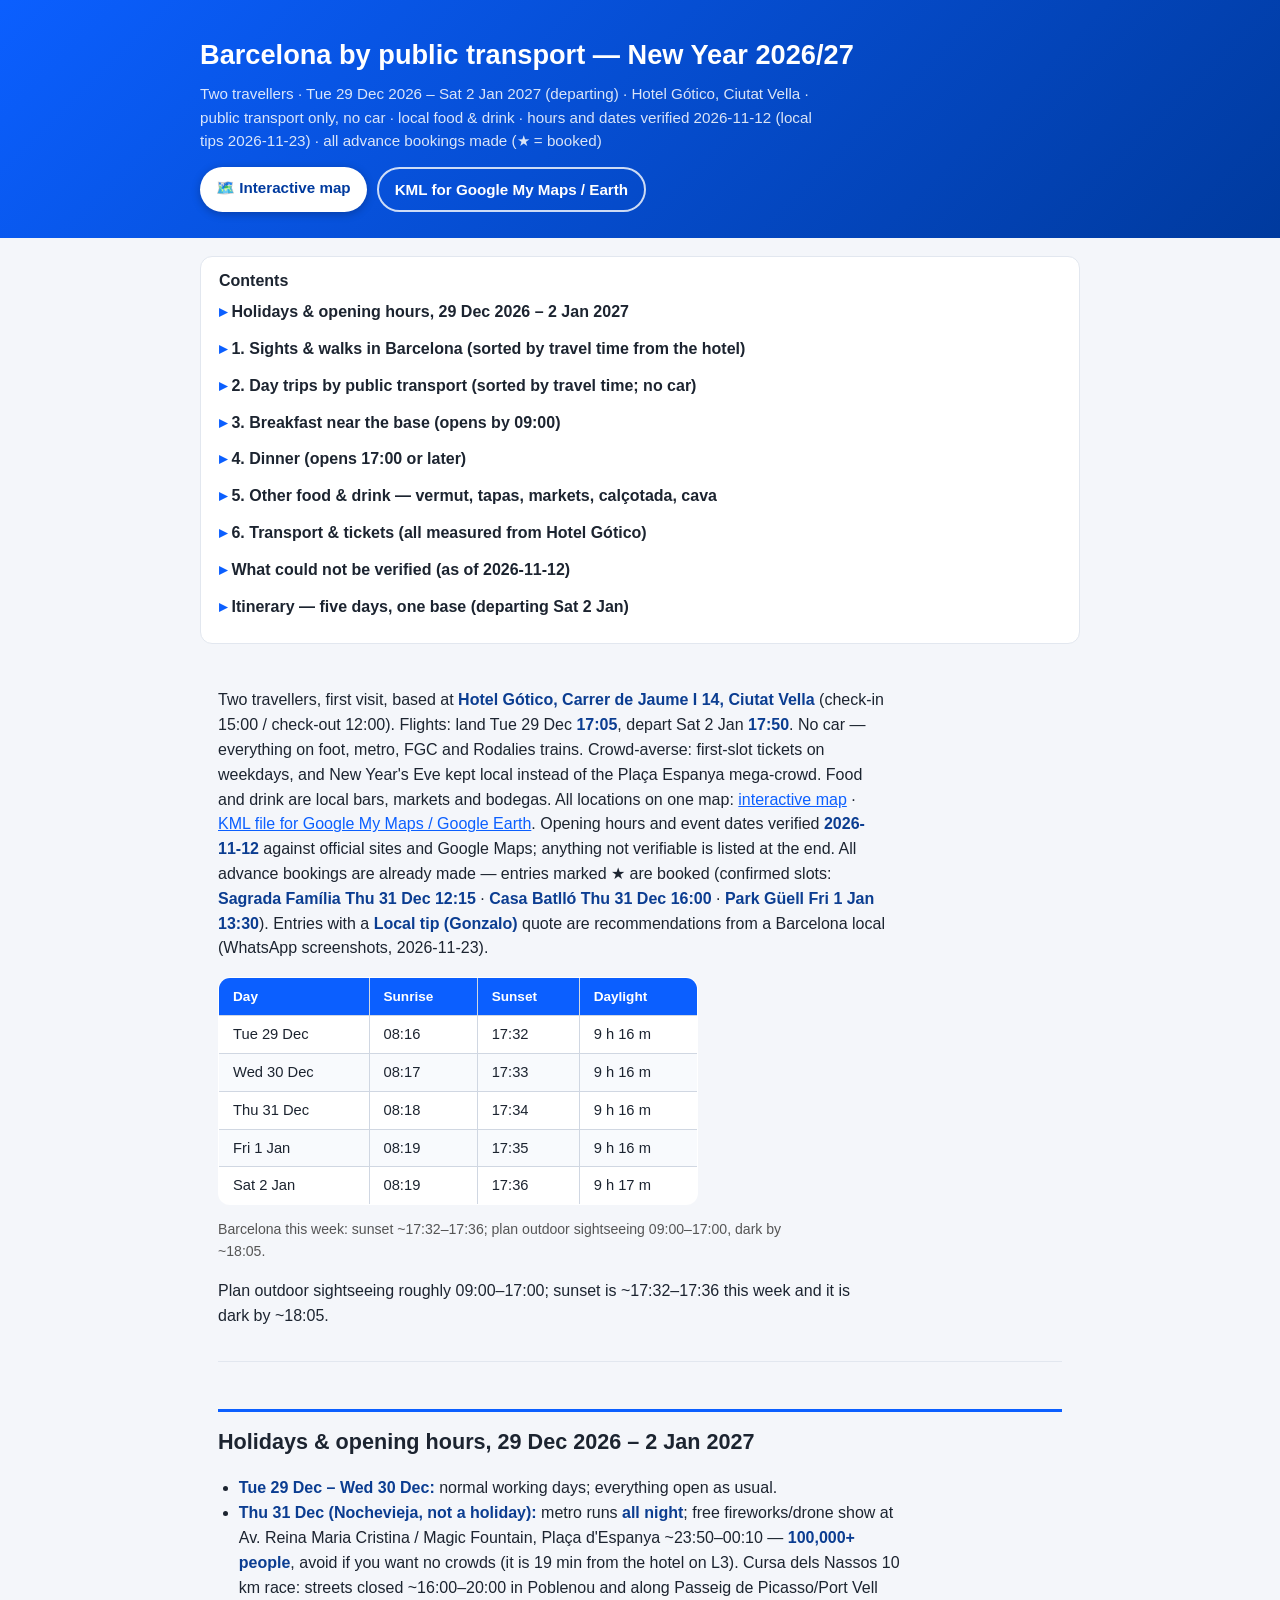
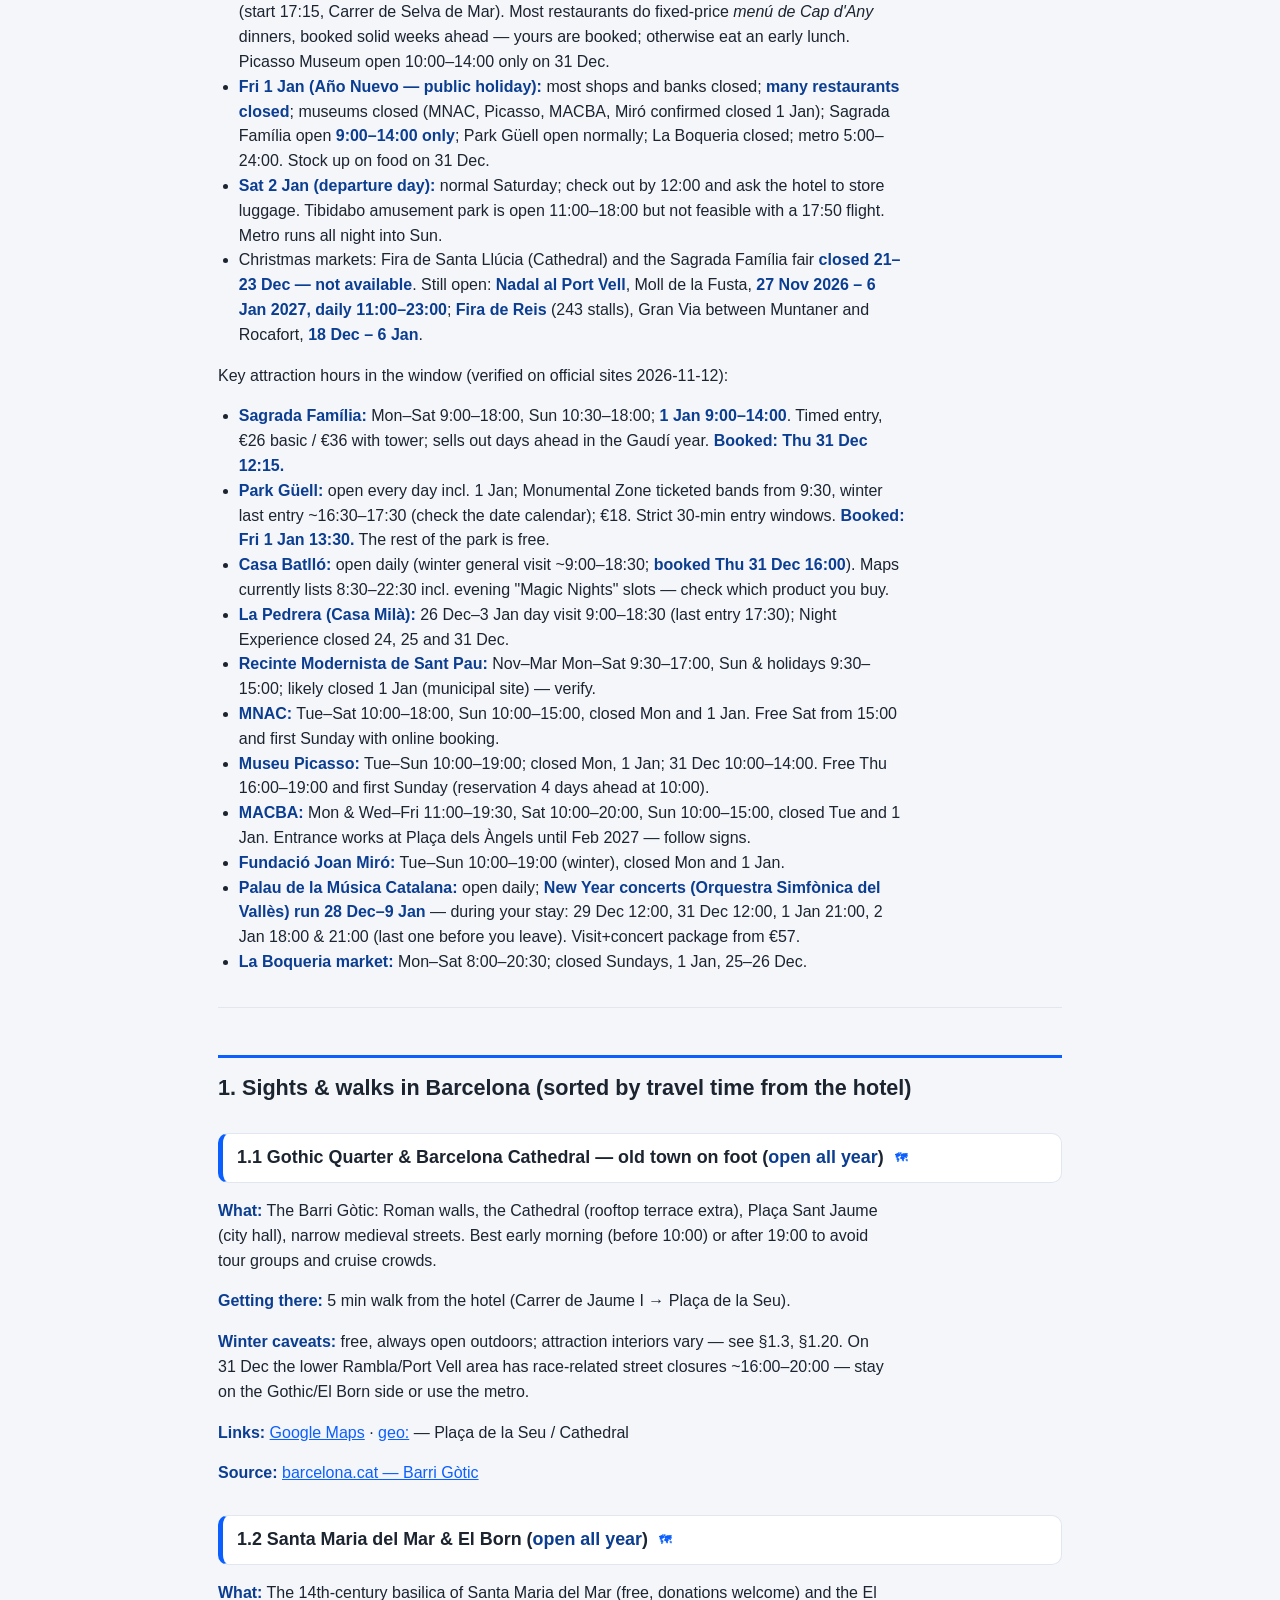
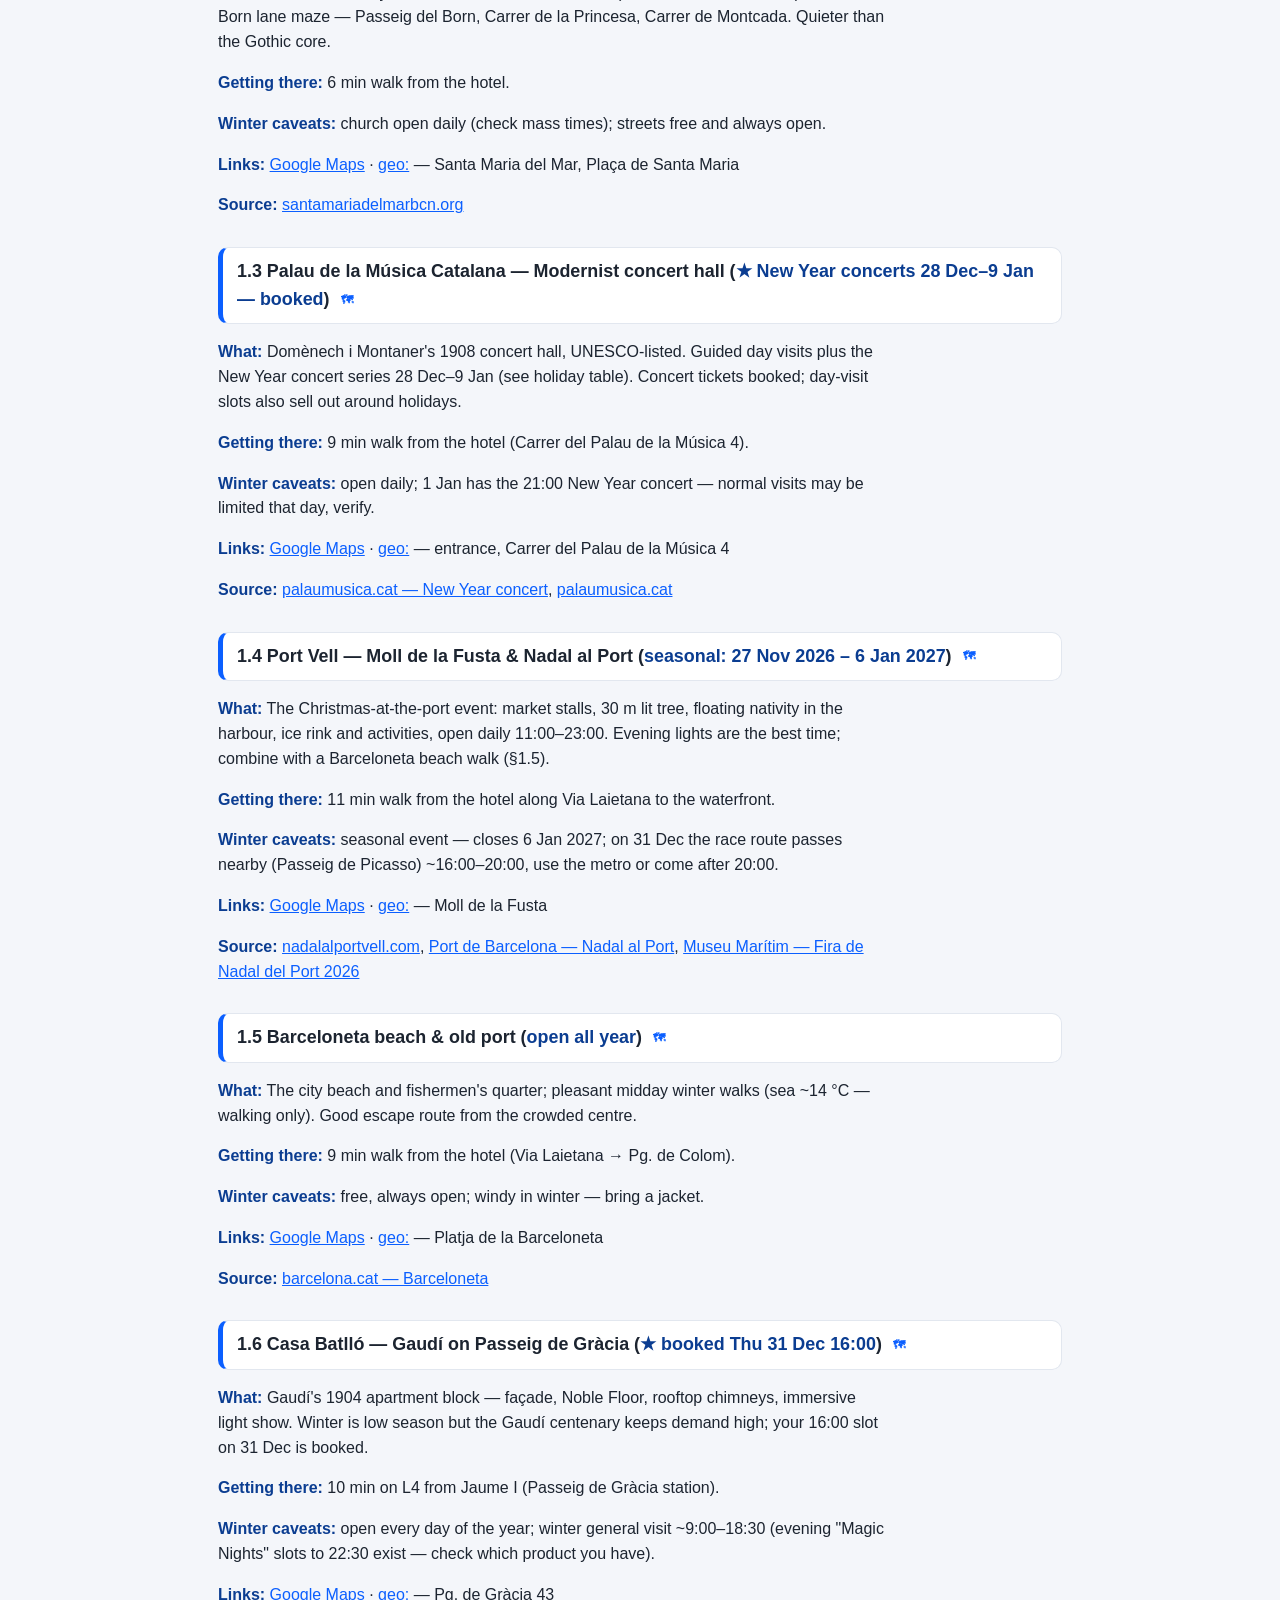
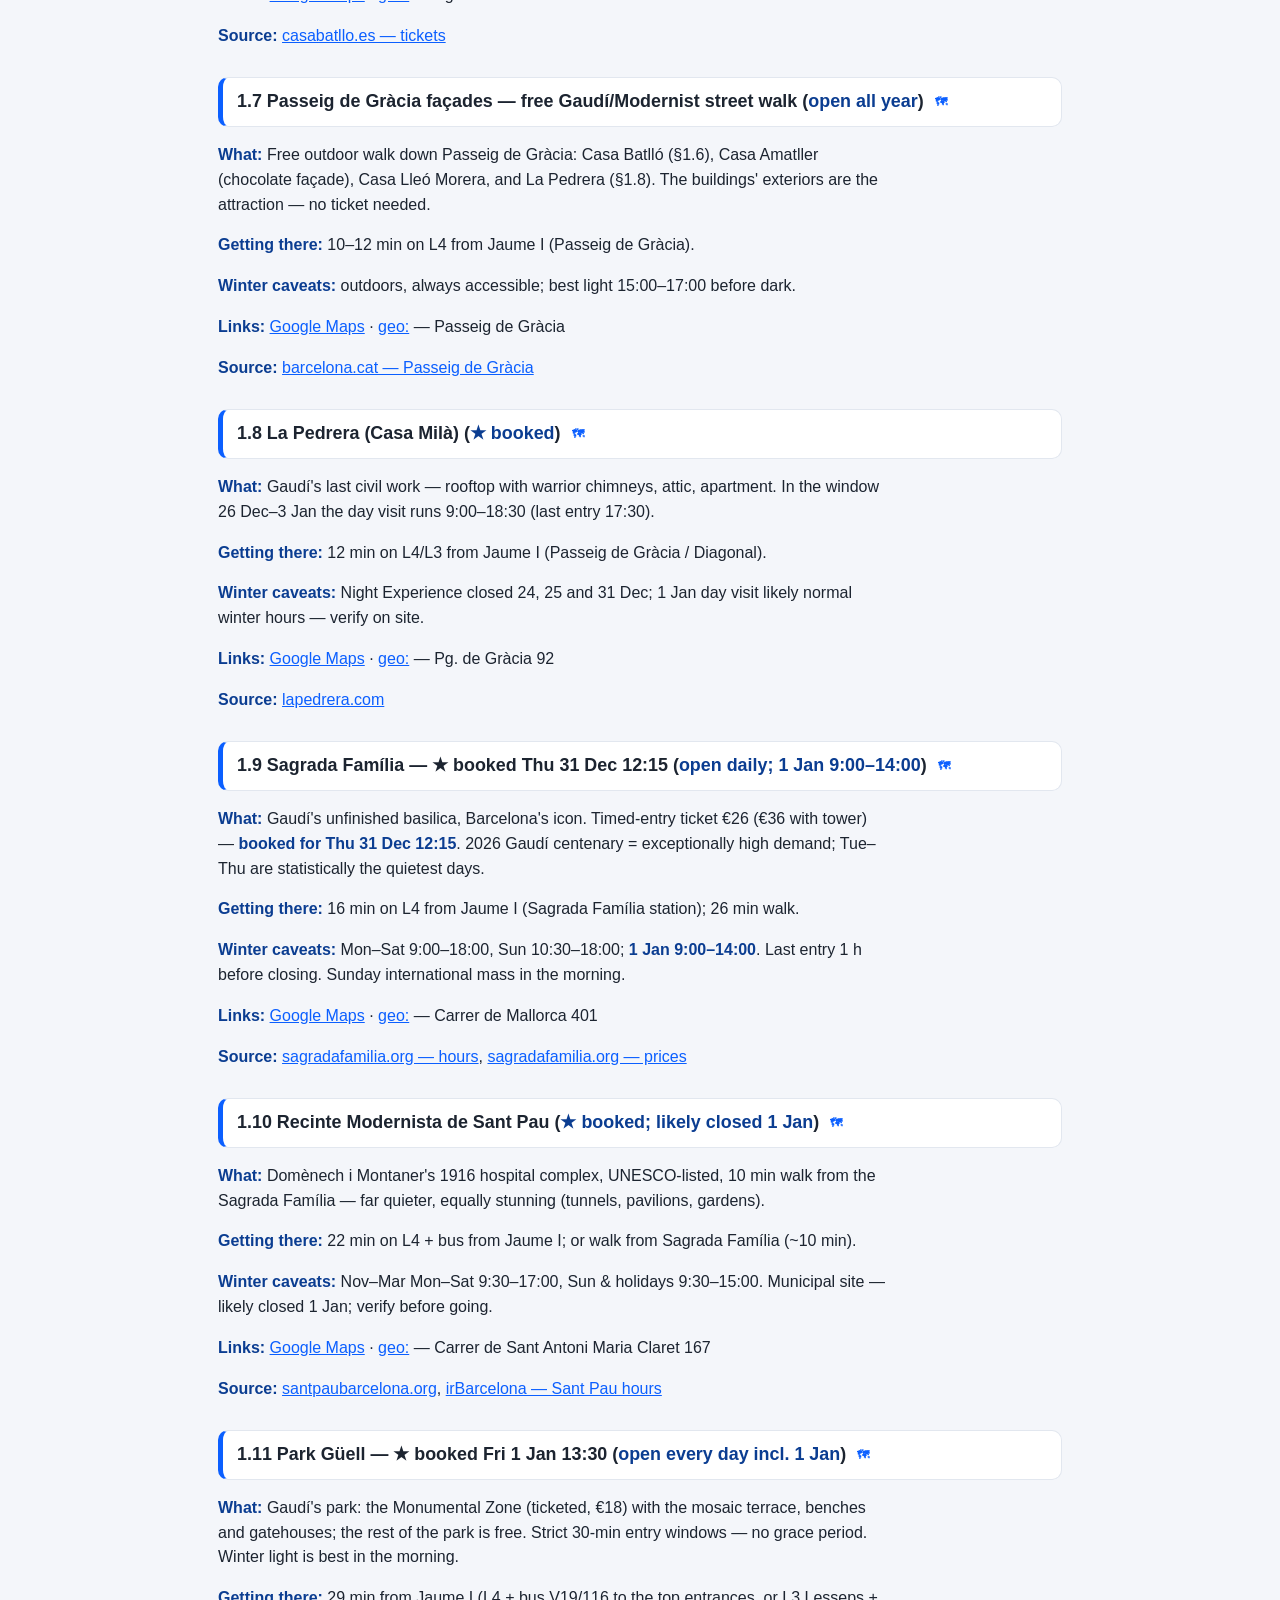
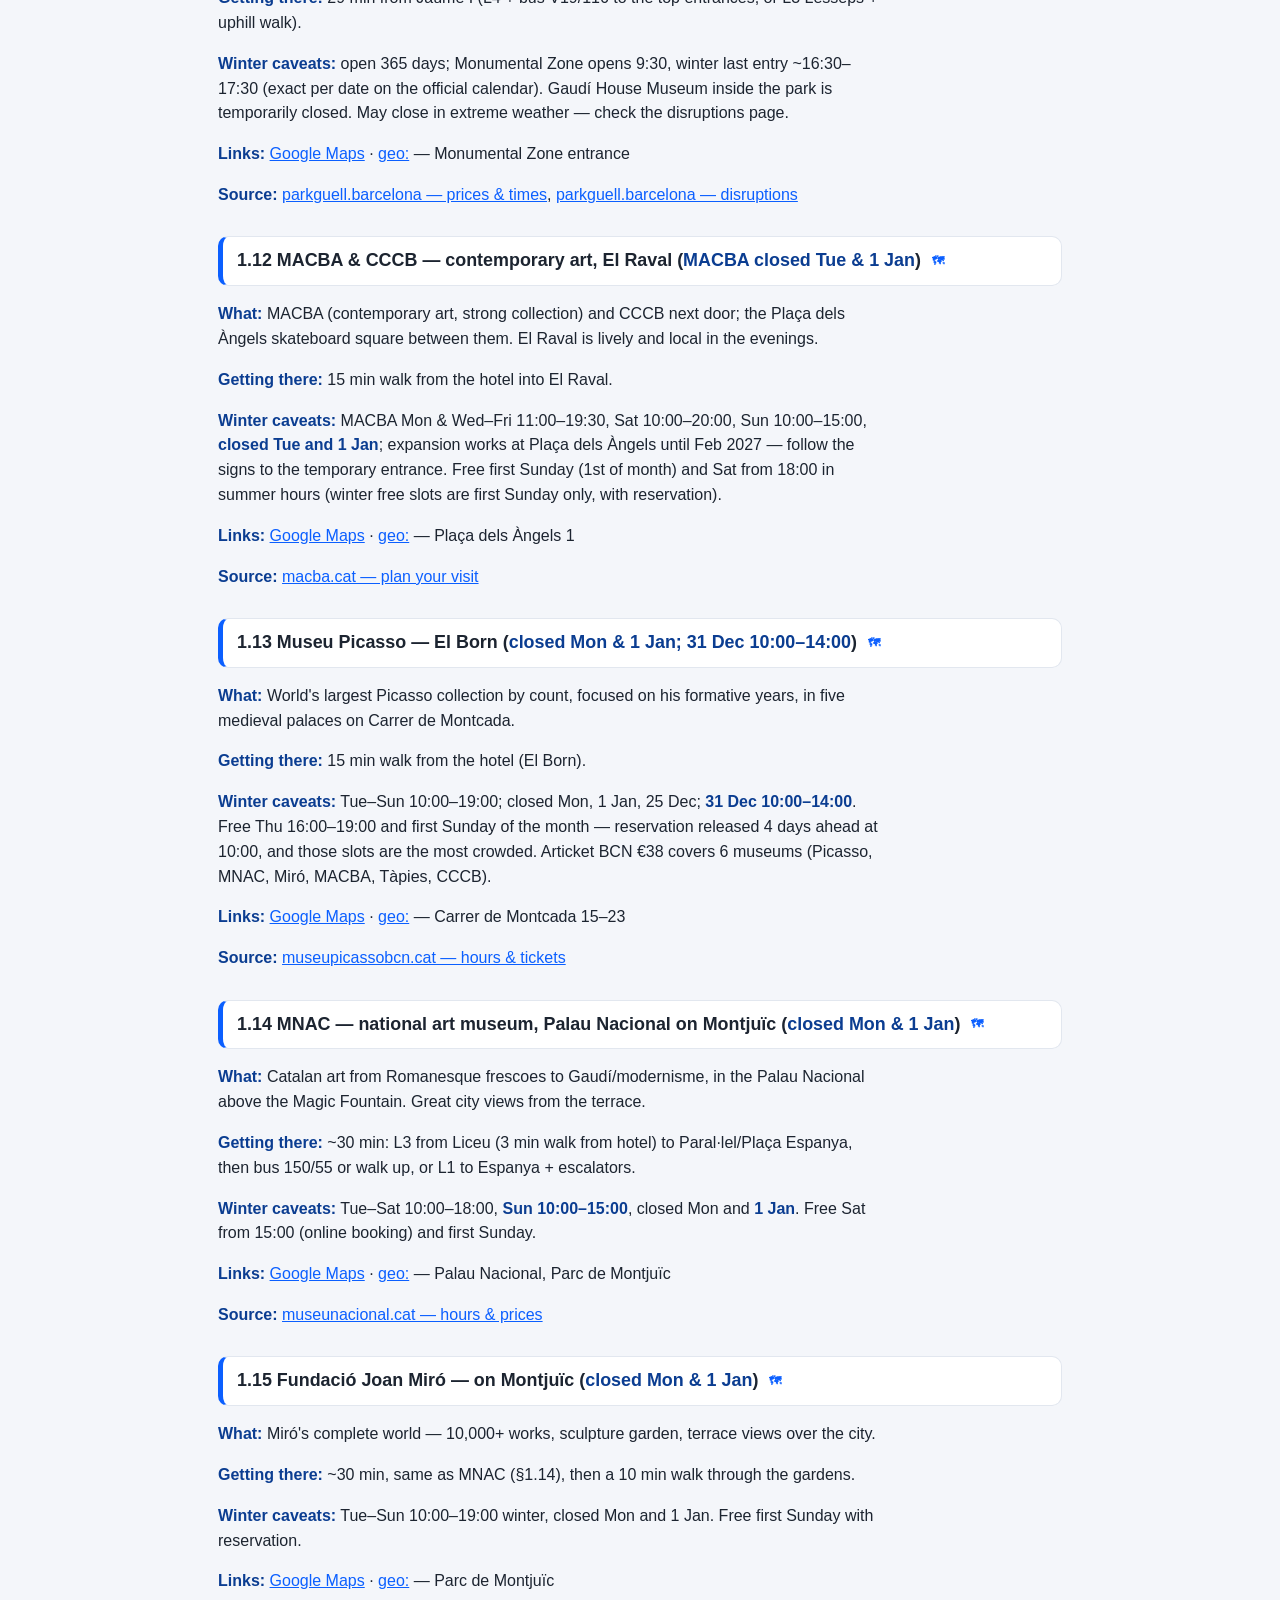
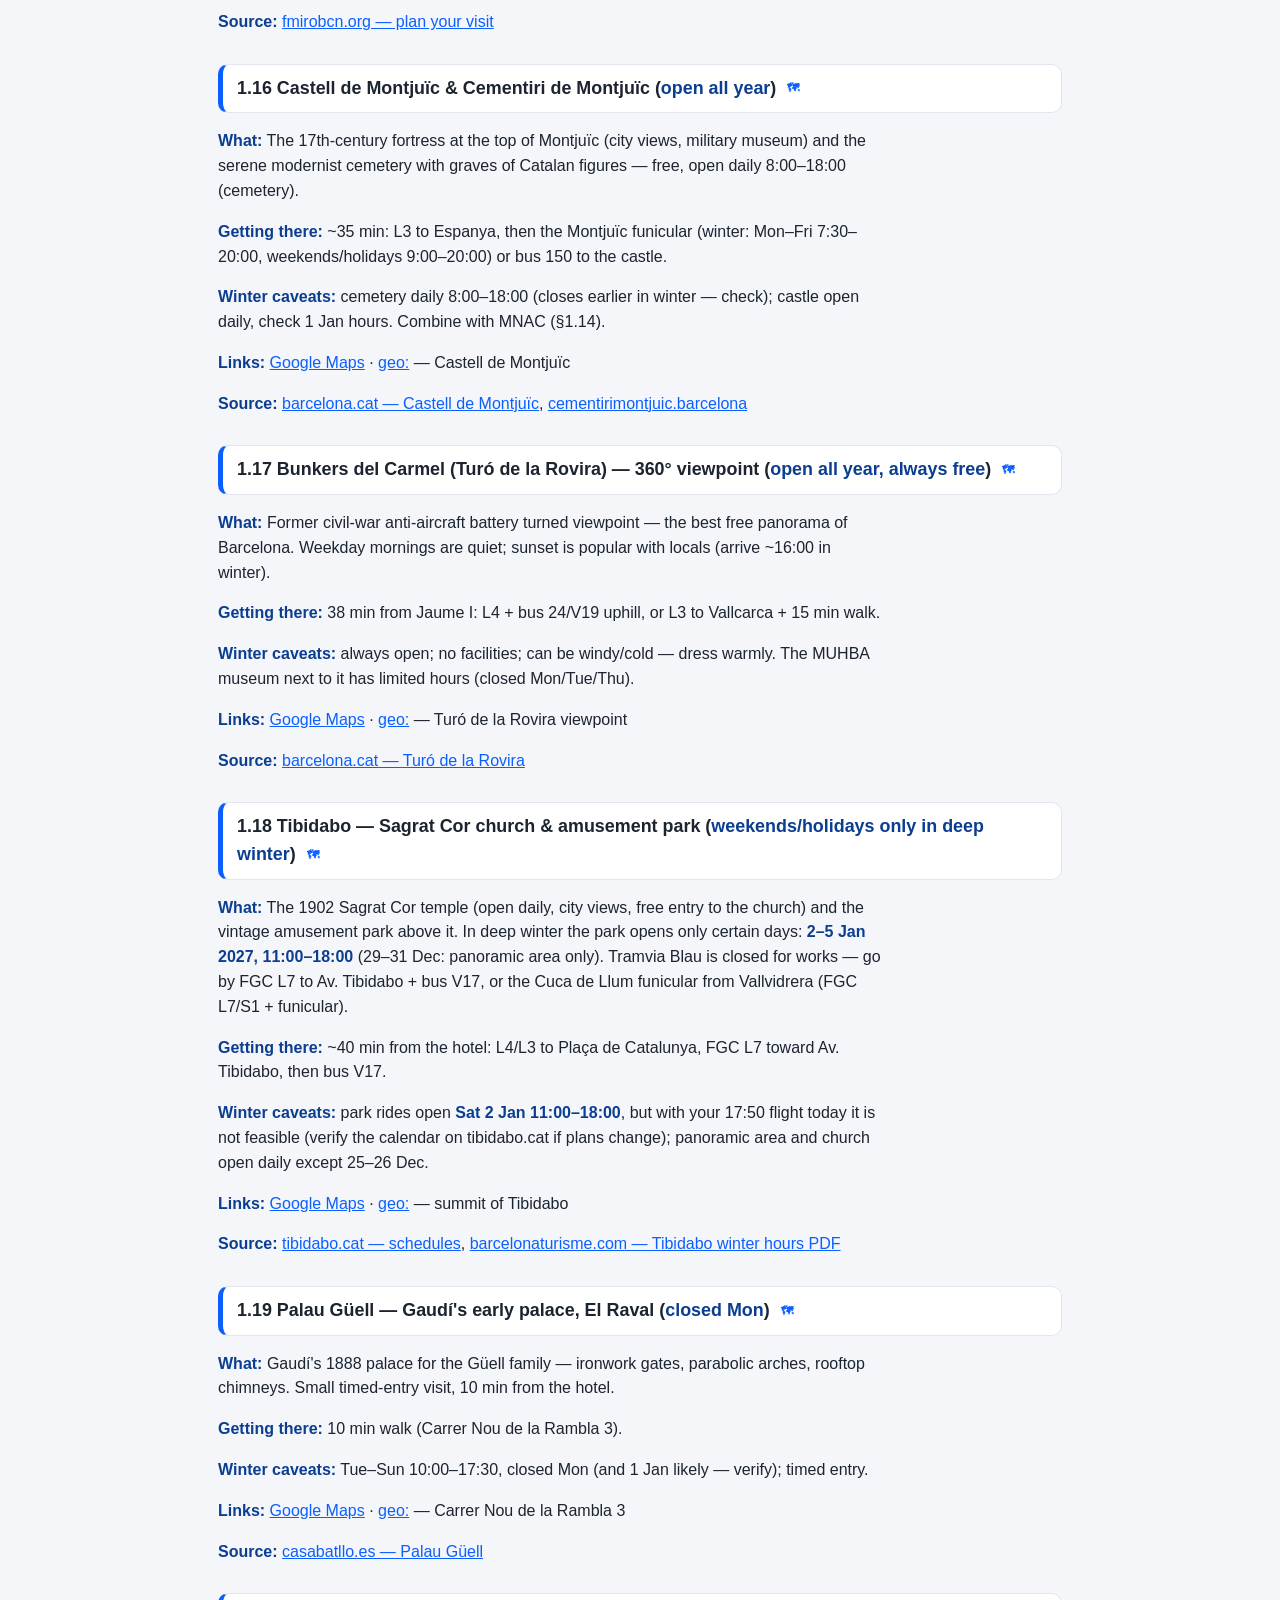
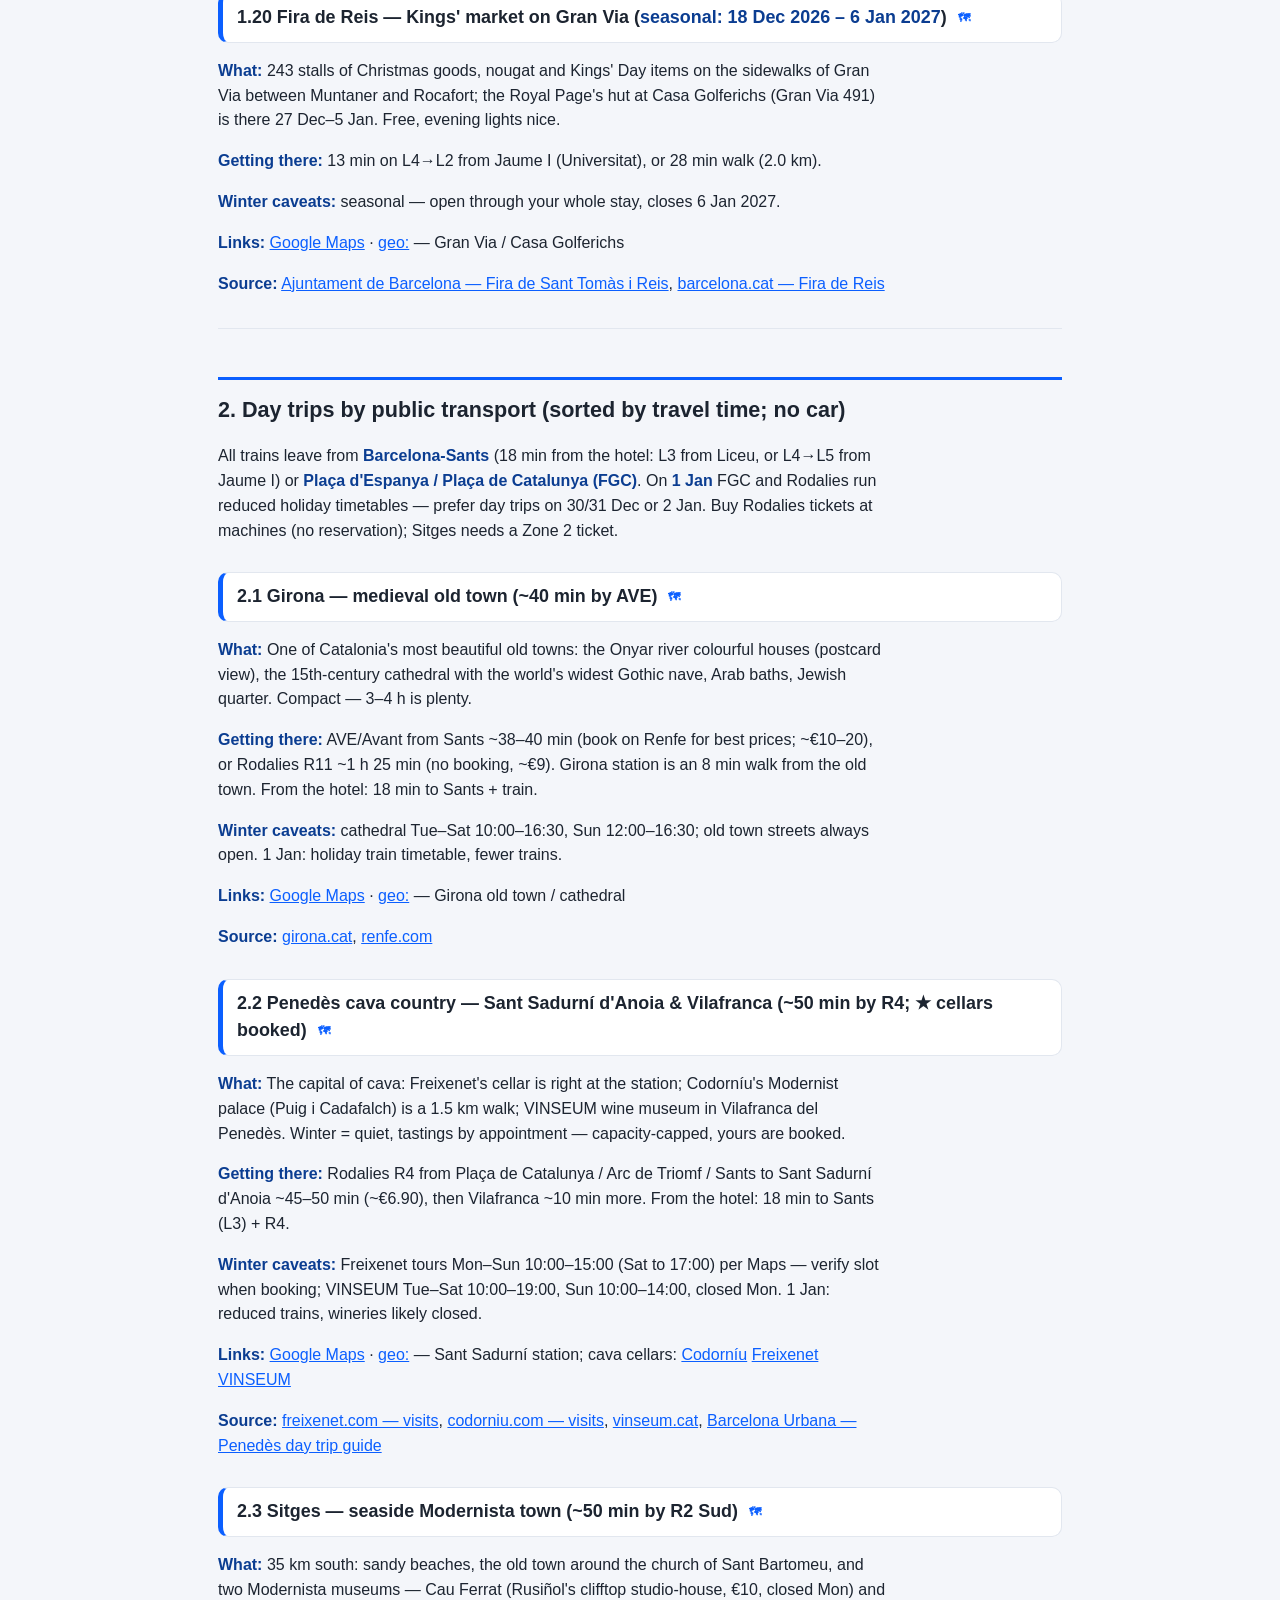
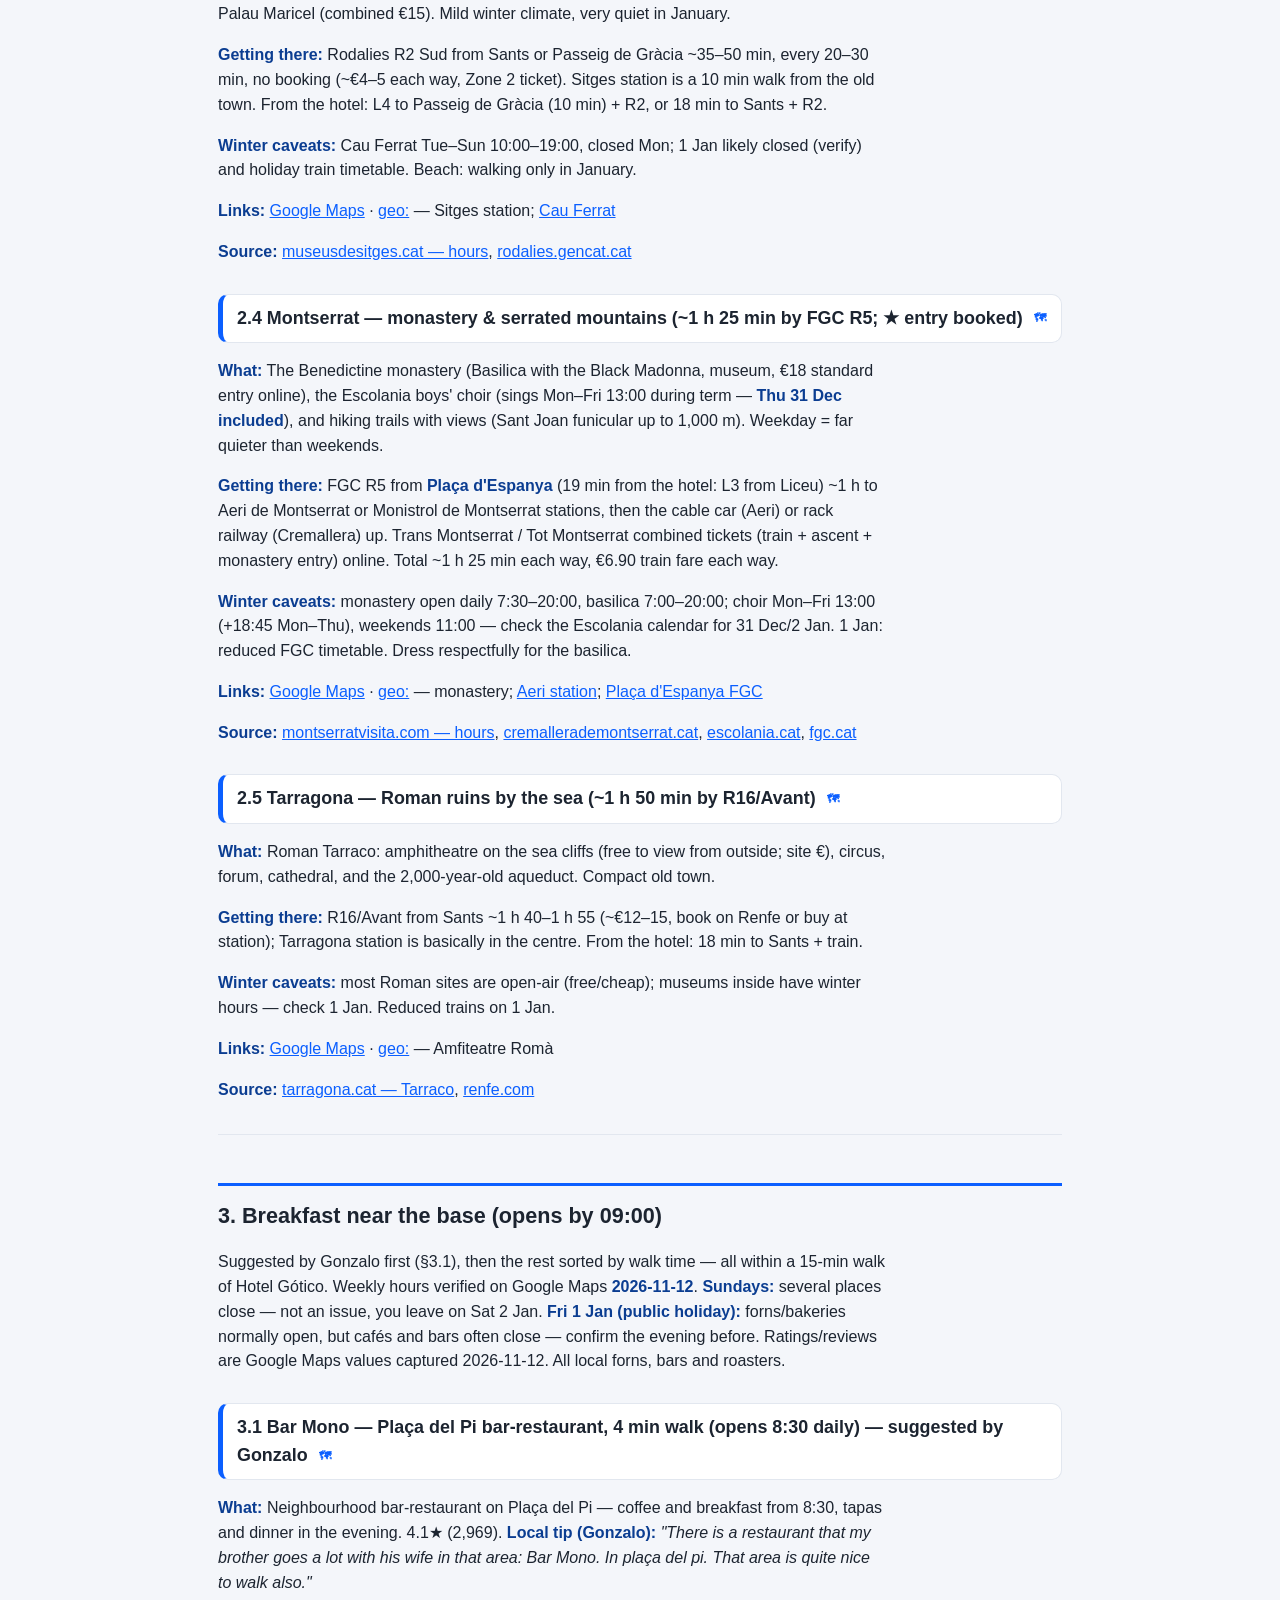
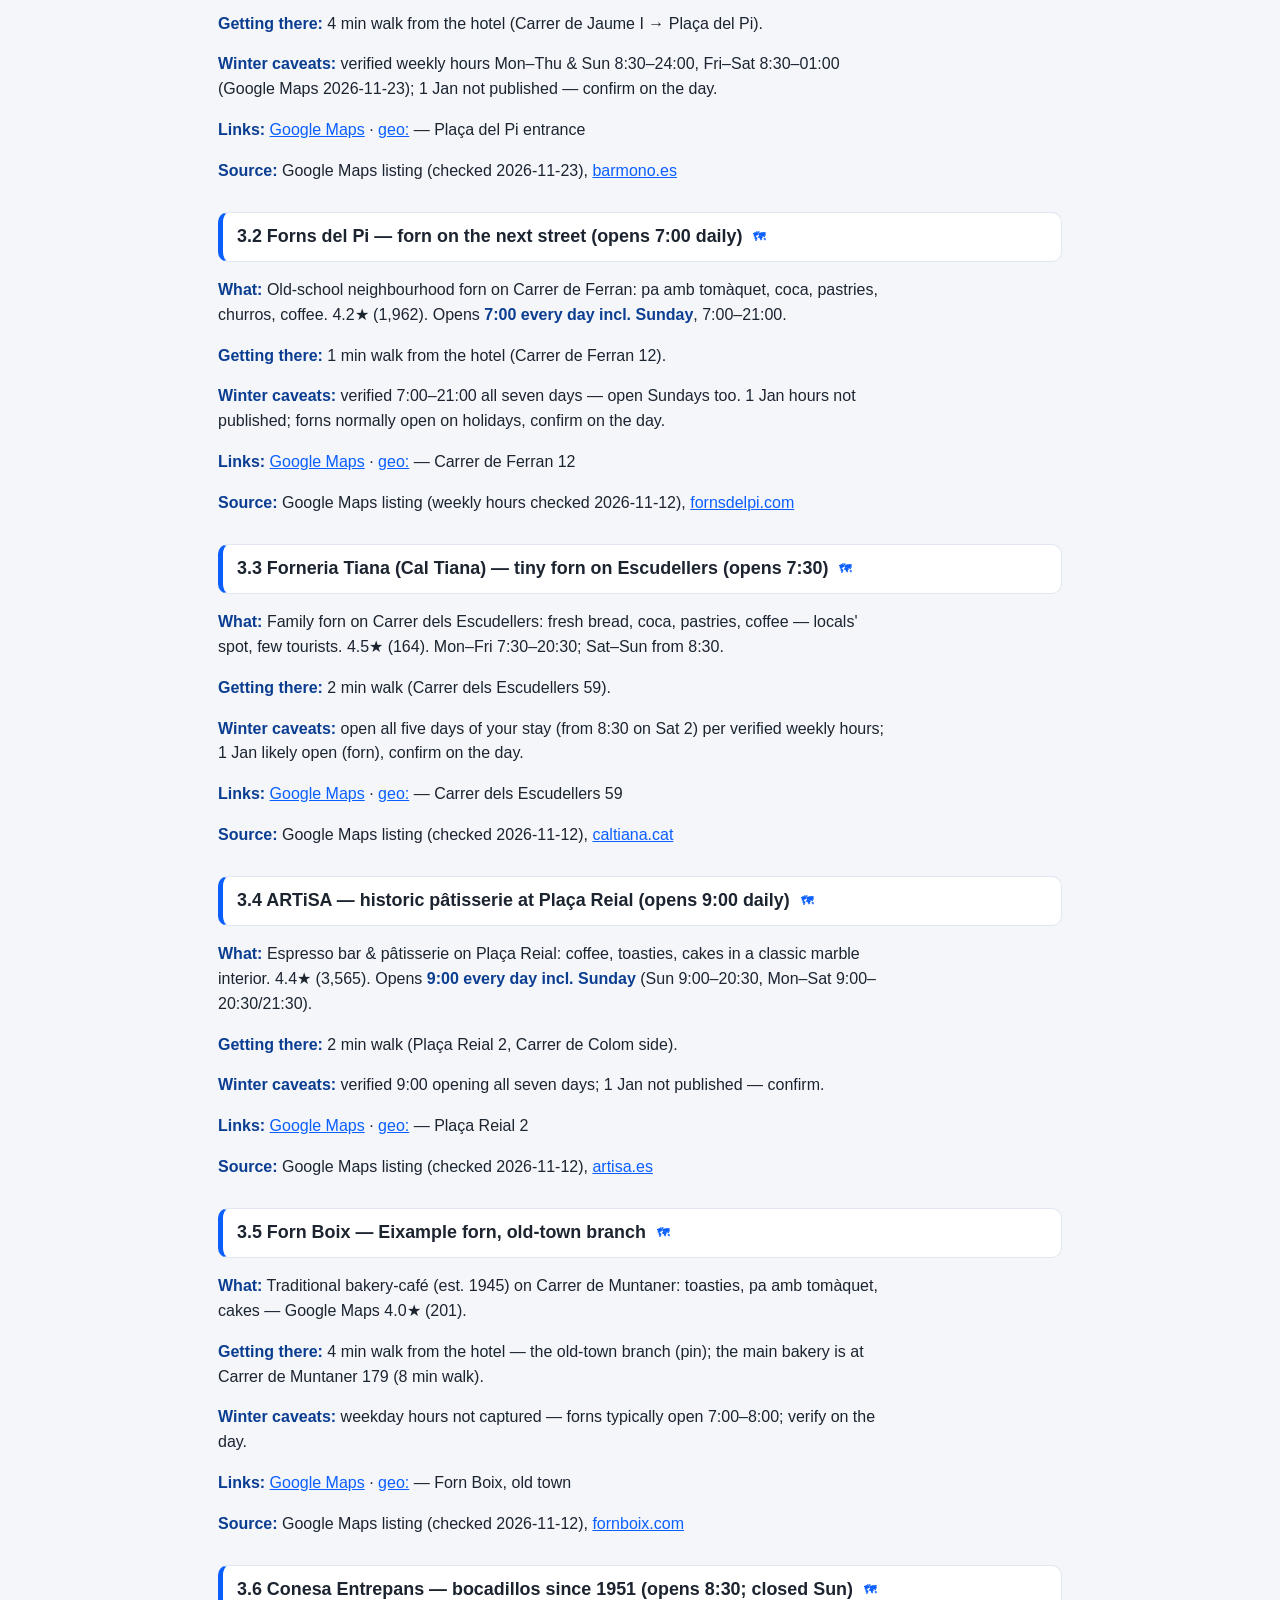
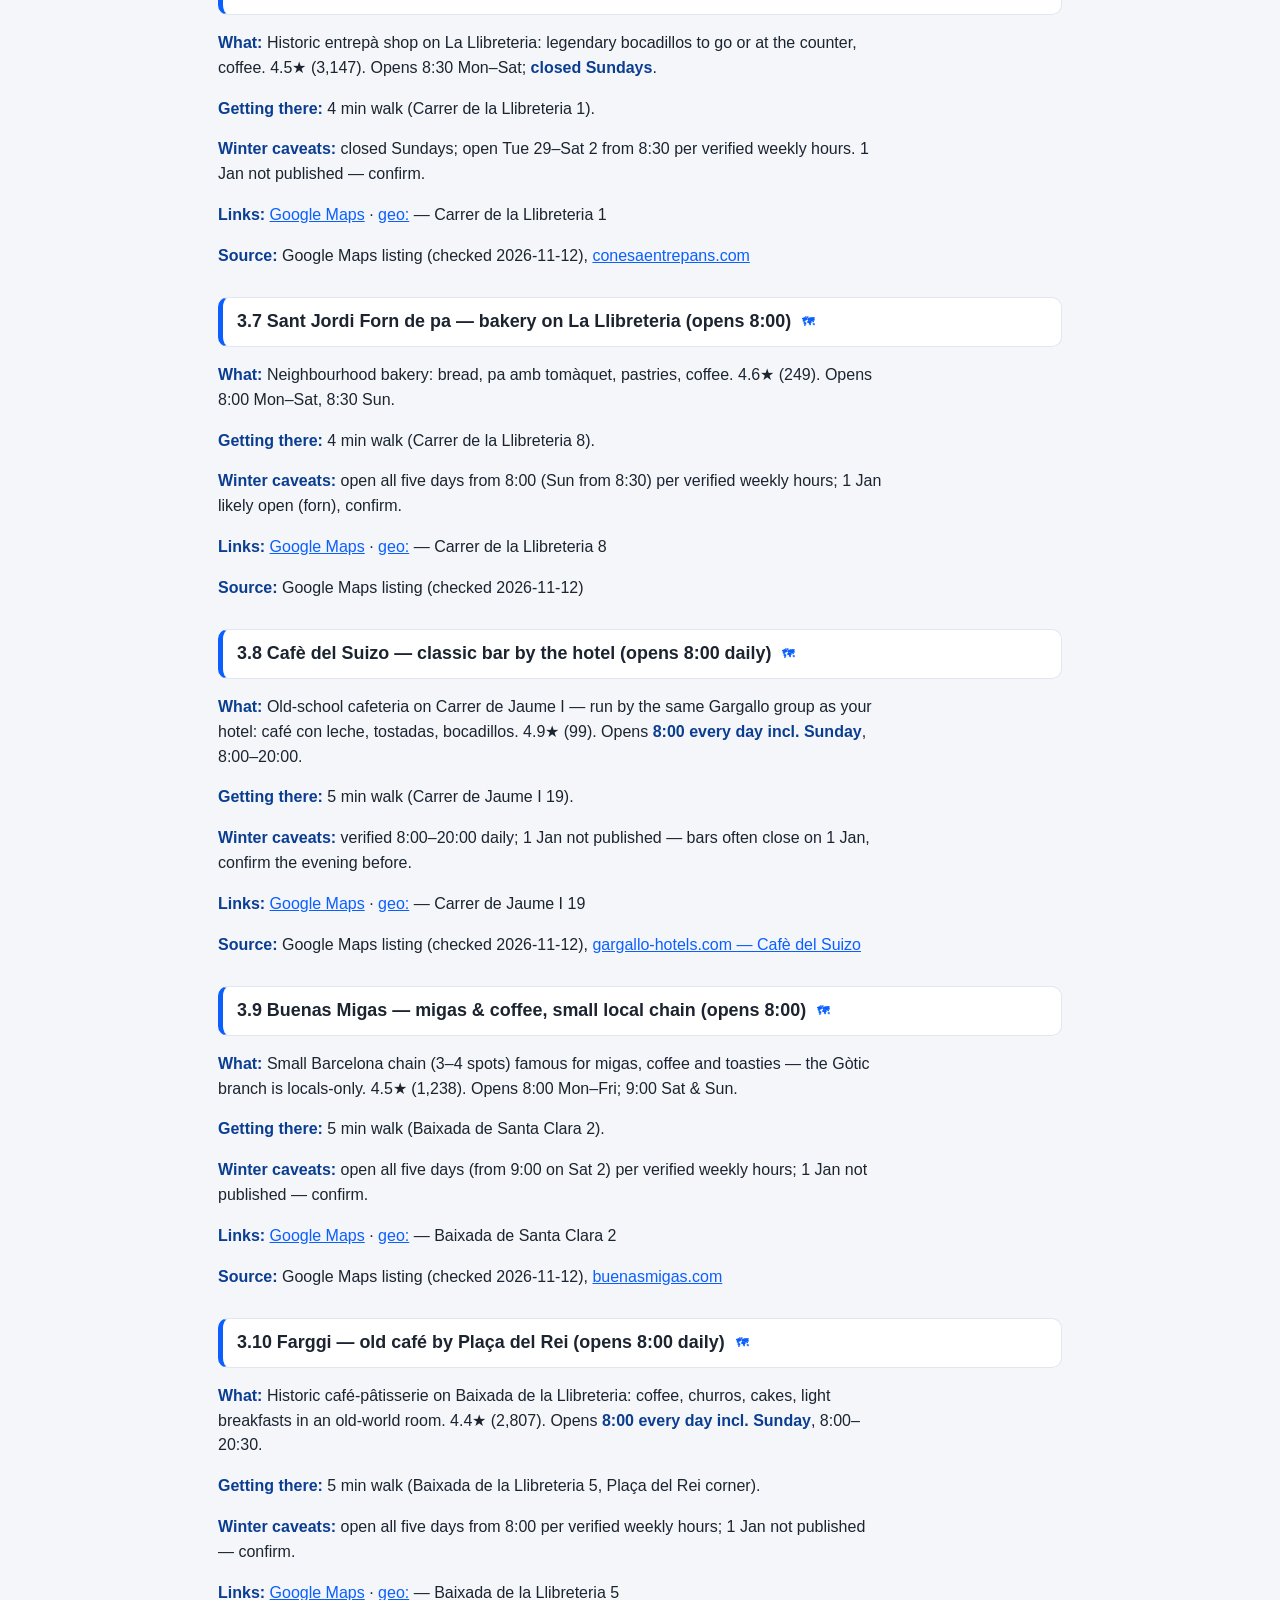
<file: artifacts/barcelona-dec-2026/index.html>
<!DOCTYPE html>
<html lang="en">
<head>
<meta charset="utf-8">
<meta name="viewport" content="width=device-width, initial-scale=1">
<meta name="robots" content="noindex, nofollow">
<title>Barcelona by public transport — New Year 2026/27 (29 Dec 2026 – 2 Jan 2027)</title>
<style>:root { --ink:#1c2430; --mut:#5b6675; --acc:#0b5fff; --card:#ffffff; --bg:#f4f6fa; --line:#e2e7ef; }
* { box-sizing:border-box; }
body { margin:0; font:16px/1.55 -apple-system,BlinkMacSystemFont,"Segoe UI",Roboto,Helvetica,Arial,sans-serif; color:var(--ink); background:var(--bg); }
header { background:linear-gradient(135deg,#0b5fff,#003a9e); color:#fff; padding:34px 20px 26px; }
header .wrap, main, .toc, footer { max-width:880px; margin:0 auto; }
h1 { margin:0 0 6px; font-size:1.7rem; }
header p { margin:0; opacity:.85; font-size:.95rem; }
.hdrbtns { margin-top:14px !important; opacity:1 !important; display:flex; gap:10px; flex-wrap:wrap; }
.mapbtn { display:inline-block; background:#fff; color:#003a9e !important; font-weight:700; padding:9px 16px; border-radius:999px; text-decoration:none; box-shadow:0 2px 8px rgba(0,0,0,.25); }
.mapbtn.ghost { background:transparent; color:#fff !important; border:2px solid rgba(255,255,255,.8); box-shadow:none; }
.mapbtn:hover { transform:translateY(-1px); }
main { padding:10px 18px 60px; }
.toc { background:var(--card); border:1px solid var(--line); border-radius:12px; padding:12px 18px; margin:18px auto; }
.toc .toctitle { font-weight:700; margin-bottom:6px; }
.toc .grp { margin:6px 0 10px; }
.toc .gt { font-weight:600; margin-bottom:2px; cursor:pointer; list-style:none; }
.toc .gt::-webkit-details-marker { display:none; }
.toc .gt::before { content:'▸ '; color:var(--acc); }
.toc details[open] > .gt::before { content:'▾ '; }
.toc .gt a { pointer-events:auto; }
.toc .gt a { color:var(--ink); text-decoration:none; }
.toc ul { margin:0; padding-left:18px; font-size:.9rem; columns:2; }
.toc a { color:var(--acc); text-decoration:none; }
h2 { margin-top:2.2em; padding-top:.6em; border-top:3px solid var(--acc); font-size:1.35rem; }
h3 { background:var(--card); border:1px solid var(--line); border-left:5px solid var(--acc); border-radius:10px; padding:10px 14px; margin:1.6em 0 .4em; font-size:1.12rem; }
p, li { max-width:75ch; }
ul { padding-left:1.3em; }
a { color:var(--acc); }
strong { color:#0b3d91; }
hr { border:0; border-top:1px solid var(--line); margin:2em 0; }
footer { color:var(--mut); font-size:.85rem; padding:0 18px 40px; }
@media print {
  body { background:#fff; font-size:11.5pt; }
  header { background:#fff; color:#000; padding:0 0 10px; }
  .toc { display:none; }
  h3 { border-left:3px solid #000; page-break-after:avoid; }
  a { color:#000; text-decoration:underline; }
}

table.daylight { border-collapse:collapse; margin:14px 0; background:var(--card); border:1px solid var(--line); border-radius:12px; overflow:hidden; }
table.daylight th { background:#0b5fff; color:#fff; text-align:left; padding:8px 14px; font-size:.85rem; }
table.daylight td { padding:7px 14px; border-top:1px solid var(--line); font-variant-numeric:tabular-nums; }
table.daylight tr:nth-child(even) td { background:#f8fafd; }
.dl-note { color:var(--mut); font-size:.85rem; }
h2.daylight { border-top:0; padding-top:0; margin-top:1.2em; }

.maplink { font-size:.68em; text-decoration:none; margin-left:6px; vertical-align:middle; }

/* tables (daylight) */
table { border-collapse: collapse; width: 100%; margin: 1em 0; font-size: .92rem; }
th, td { border: 1px solid #d0d7e2; padding: 6px 9px; text-align: left; vertical-align: top; }
th { background: #eef2f9; }
table.daylight { max-width: 480px; }
.dl-note { font-size: .88rem; color: #555; }
</style>
</head>
<body>
<header><div class="wrap"><h1>Barcelona by public transport — New Year 2026/27</h1>
<p>Two travellers · Tue 29 Dec 2026 – Sat 2 Jan 2027 (departing) · Hotel Gótico, Ciutat Vella · public transport only, no car · local food &amp; drink · hours and dates verified 2026-11-12 (local tips 2026-11-23) · all advance bookings made (★ = booked)</p>
<p class="hdrbtns"><a class="mapbtn" href="map.html">🗺️ Interactive map</a>
<a class="mapbtn ghost" href="locations.kml">KML for Google My Maps / Earth</a></p></div></header>
<nav class="toc"><div class="toctitle">Contents</div><details class="grp"><summary class="gt"><a href="#holidays-opening-hours-29-dec-2026-2-jan-2027">Holidays &amp; opening hours, 29 Dec 2026 – 2 Jan 2027</a></summary><ul></ul></details><details class="grp"><summary class="gt"><a href="#1-sights-walks-in-barcelona-sorted-by-travel-time-from-the-hotel">1. Sights &amp; walks in Barcelona (sorted by travel time from the hotel)</a></summary><ul><li><a href="#11-gothic-quarter-barcelona-cathedral-old-town-on-foot-open-all-year">1.1 Gothic Quarter &amp; Barcelona Cathedral — old town on foot (open all year)</a></li><li><a href="#12-santa-maria-del-mar-el-born-open-all-year">1.2 Santa Maria del Mar &amp; El Born (open all year)</a></li><li><a href="#13-palau-de-la-música-catalana-modernist-concert-hall-new-year-concerts-28-dec9-jan-booked">1.3 Palau de la Música Catalana — Modernist concert hall (★ New Year concerts 28 Dec–9 Jan — booked)</a></li><li><a href="#14-port-vell-moll-de-la-fusta-nadal-al-port-seasonal-27-nov-2026-6-jan-2027">1.4 Port Vell — Moll de la Fusta &amp; Nadal al Port (seasonal: 27 Nov 2026 – 6 Jan 2027)</a></li><li><a href="#15-barceloneta-beach-old-port-open-all-year">1.5 Barceloneta beach &amp; old port (open all year)</a></li><li><a href="#16-casa-batlló-gaudí-on-passeig-de-gràcia-booked-thu-31-dec-1600">1.6 Casa Batlló — Gaudí on Passeig de Gràcia (★ booked Thu 31 Dec 16:00)</a></li><li><a href="#17-passeig-de-gràcia-façades-free-gaudímodernist-street-walk-open-all-year">1.7 Passeig de Gràcia façades — free Gaudí/Modernist street walk (open all year)</a></li><li><a href="#18-la-pedrera-casa-milà-booked">1.8 La Pedrera (Casa Milà) (★ booked)</a></li><li><a href="#19-sagrada-família-booked-thu-31-dec-1215-open-daily-1-jan-9001400">1.9 Sagrada Família — ★ booked Thu 31 Dec 12:15 (open daily; 1 Jan 9:00–14:00)</a></li><li><a href="#110-recinte-modernista-de-sant-pau-booked-likely-closed-1-jan">1.10 Recinte Modernista de Sant Pau (★ booked; likely closed 1 Jan)</a></li><li><a href="#111-park-güell-booked-fri-1-jan-1330-open-every-day-incl-1-jan">1.11 Park Güell — ★ booked Fri 1 Jan 13:30 (open every day incl. 1 Jan)</a></li><li><a href="#112-macba-cccb-contemporary-art-el-raval-macba-closed-tue-1-jan">1.12 MACBA &amp; CCCB — contemporary art, El Raval (MACBA closed Tue &amp; 1 Jan)</a></li><li><a href="#113-museu-picasso-el-born-closed-mon-1-jan-31-dec-10001400">1.13 Museu Picasso — El Born (closed Mon &amp; 1 Jan; 31 Dec 10:00–14:00)</a></li><li><a href="#114-mnac-national-art-museum-palau-nacional-on-montjuïc-closed-mon-1-jan">1.14 MNAC — national art museum, Palau Nacional on Montjuïc (closed Mon &amp; 1 Jan)</a></li><li><a href="#115-fundació-joan-miró-on-montjuïc-closed-mon-1-jan">1.15 Fundació Joan Miró — on Montjuïc (closed Mon &amp; 1 Jan)</a></li><li><a href="#116-castell-de-montjuïc-cementiri-de-montjuïc-open-all-year">1.16 Castell de Montjuïc &amp; Cementiri de Montjuïc (open all year)</a></li><li><a href="#117-bunkers-del-carmel-turó-de-la-rovira-360-viewpoint-open-all-year-always-free">1.17 Bunkers del Carmel (Turó de la Rovira) — 360° viewpoint (open all year, always free)</a></li><li><a href="#118-tibidabo-sagrat-cor-church-amusement-park-weekendsholidays-only-in-deep-winter">1.18 Tibidabo — Sagrat Cor church &amp; amusement park (weekends/holidays only in deep winter)</a></li><li><a href="#119-palau-güell-gaudís-early-palace-el-raval-closed-mon">1.19 Palau Güell — Gaudí's early palace, El Raval (closed Mon)</a></li><li><a href="#120-fira-de-reis-kings-market-on-gran-via-seasonal-18-dec-2026-6-jan-2027">1.20 Fira de Reis — Kings' market on Gran Via (seasonal: 18 Dec 2026 – 6 Jan 2027)</a></li></ul></details><details class="grp"><summary class="gt"><a href="#2-day-trips-by-public-transport-sorted-by-travel-time-no-car">2. Day trips by public transport (sorted by travel time; no car)</a></summary><ul><li><a href="#21-girona-medieval-old-town-40-min-by-ave">2.1 Girona — medieval old town (~40 min by AVE)</a></li><li><a href="#22-penedès-cava-country-sant-sadurní-danoia-vilafranca-50-min-by-r4-cellars-booked">2.2 Penedès cava country — Sant Sadurní d'Anoia &amp; Vilafranca (~50 min by R4; ★ cellars booked)</a></li><li><a href="#23-sitges-seaside-modernista-town-50-min-by-r2-sud">2.3 Sitges — seaside Modernista town (~50 min by R2 Sud)</a></li><li><a href="#24-montserrat-monastery-serrated-mountains-1-h-25-min-by-fgc-r5-entry-booked">2.4 Montserrat — monastery &amp; serrated mountains (~1 h 25 min by FGC R5; ★ entry booked)</a></li><li><a href="#25-tarragona-roman-ruins-by-the-sea-1-h-50-min-by-r16avant">2.5 Tarragona — Roman ruins by the sea (~1 h 50 min by R16/Avant)</a></li></ul></details><details class="grp"><summary class="gt"><a href="#3-breakfast-near-the-base-opens-by-0900">3. Breakfast near the base (opens by 09:00)</a></summary><ul><li><a href="#31-bar-mono-plaça-del-pi-bar-restaurant-4-min-walk-opens-830-daily-suggested-by-gonzalo">3.1 Bar Mono — Plaça del Pi bar-restaurant, 4 min walk (opens 8:30 daily) — suggested by Gonzalo</a></li><li><a href="#32-forns-del-pi-forn-on-the-next-street-opens-700-daily">3.2 Forns del Pi — forn on the next street (opens 7:00 daily)</a></li><li><a href="#33-forneria-tiana-cal-tiana-tiny-forn-on-escudellers-opens-730">3.3 Forneria Tiana (Cal Tiana) — tiny forn on Escudellers (opens 7:30)</a></li><li><a href="#34-artisa-historic-pâtisserie-at-plaça-reial-opens-900-daily">3.4 ARTiSA — historic pâtisserie at Plaça Reial (opens 9:00 daily)</a></li><li><a href="#35-forn-boix-eixample-forn-old-town-branch">3.5 Forn Boix — Eixample forn, old-town branch</a></li><li><a href="#36-conesa-entrepans-bocadillos-since-1951-opens-830-closed-sun">3.6 Conesa Entrepans — bocadillos since 1951 (opens 8:30; closed Sun)</a></li><li><a href="#37-sant-jordi-forn-de-pa-bakery-on-la-llibreteria-opens-800">3.7 Sant Jordi Forn de pa — bakery on La Llibreteria (opens 8:00)</a></li><li><a href="#38-cafè-del-suizo-classic-bar-by-the-hotel-opens-800-daily">3.8 Cafè del Suizo — classic bar by the hotel (opens 8:00 daily)</a></li><li><a href="#39-buenas-migas-migas-coffee-small-local-chain-opens-800">3.9 Buenas Migas — migas &amp; coffee, small local chain (opens 8:00)</a></li><li><a href="#310-farggi-old-café-by-plaça-del-rei-opens-800-daily">3.10 Farggi — old café by Plaça del Rei (opens 8:00 daily)</a></li><li><a href="#311-tostaderos-bon-mercat-llibreteria-local-roastery-café-opens-800-closed-sun">3.11 Tostaderos Bon Mercat Llibreteria — local roastery café (opens 8:00; closed Sun)</a></li><li><a href="#312-kafeto-bakery-coffee-la-rambla-bakery-opens-700-daily">3.12 Kafeto bakery &amp; coffee — La Rambla bakery (opens 7:00 daily)</a></li><li><a href="#313-soul-cafe-neighbourhood-café-on-carrer-ample-opens-800-daily">3.13 Soul Cafe — neighbourhood café on Carrer Ample (opens 8:00 daily)</a></li><li><a href="#314-la-pallaresa-xurros-porras-opens-900-daily">3.14 La Pallaresa — xurros &amp; porras (opens 9:00 daily)</a></li><li><a href="#315-granja-m-viader-hot-chocolate-since-1870-opens-900-closed-sun">3.15 Granja M. Viader — hot chocolate since 1870 (opens 9:00; closed Sun)</a></li><li><a href="#316-la-candelaria-tiny-espresso-bar-in-the-raval-opens-800">3.16 LA CANDELARIA — tiny espresso bar in the Raval (opens 8:00)</a></li><li><a href="#317-cafetería-cafés-caracas-old-school-cafeteria-in-born-opens-800-closed-sun">3.17 Cafetería Cafés Caracas — old-school cafeteria in Born (opens 8:00; closed Sun)</a></li><li><a href="#318-pastisseria-hofmann-pâtisserie-institution-born-opens-900-daily">3.18 Pastisseria Hofmann — pâtisserie institution, Born (opens 9:00 daily)</a></li><li><a href="#319-forn-baluard-barceloneta-artisan-wood-oven-bakery-opens-730-daily">3.19 Forn Baluard Barceloneta — artisan wood-oven bakery (opens 7:30 daily)</a></li></ul></details><details class="grp"><summary class="gt"><a href="#4-dinner-opens-1700-or-later">4. Dinner (opens 17:00 or later)</a></summary><ul><li><a href="#41-xera-booked-tasting-menu-dinner-el-born-area">4.1 XERA — ★ booked — tasting-menu dinner, El Born area</a></li><li><a href="#42-bar-calders-vermut-tapas-dinner-sant-antoni">4.2 Bar Calders — vermut &amp; tapas dinner, Sant Antoni</a></li><li><a href="#43-bodega-vinito-wine-bodega-dinner-sant-antoni">4.3 Bodega Vinito — wine bodega dinner, Sant Antoni</a></li><li><a href="#44-la-barmutería-vermuts-y-tapas-sant-antoni">4.4 La Barmutería — vermuts y tapas, Sant Antoni</a></li><li><a href="#45-bodega-oliva-historic-bodega-wine-bar-by-plaça-reial-opens-1730-closed-tue-wed">4.5 BODEGA OLIVA — historic bodega &amp; wine bar by Plaça Reial (opens 17:30; closed Tue &amp; Wed)</a></li><li><a href="#46-viana-classic-bar-restaurant-on-carrer-del-vidre-opens-1730-closed-wed">4.6 Viana — classic bar-restaurant on Carrer del Vidre (opens 17:30; closed Wed)</a></li><li><a href="#47-el-bandoler-by-la-alcoba-la-alcobas-tavern-arm-opens-1800-booked">4.7 El Bandoler by La Alcoba — La Alcoba's tavern arm (opens ~18:00; ★ booked)</a></li><li><a href="#48-gourmet-sensi-mediterranean-dinner-near-plaça-de-làngel-opens-1700-booked">4.8 Gourmet Sensi — Mediterranean dinner near Plaça de l'Àngel (opens 17:00; ★ booked)</a></li><li><a href="#49-lantic-bocoi-del-gòtic-old-tavern-hearty-catalan-dinner-opens-1900-closed-sun">4.9 L'Antic Bocoi del Gòtic — old tavern, hearty Catalan dinner (opens 19:00; closed Sun)</a></li><li><a href="#410-petit-tapas-tapas-bar-on-carrer-ample-opens-1800-booked">4.10 Petit Tapas — tapas bar on Carrer Ample (opens ~18:00; ★ booked)</a></li><li><a href="#411-rao-contemporary-catalan-dinner-in-the-ravalborn-edge-opens-1830-closed-sundays-booked">4.11 RAO — contemporary Catalan dinner in the Raval/Born edge (opens 18:30; closed Sundays; ★ booked)</a></li><li><a href="#412-el-set-born-neighbourhood-dinner-open-late-opens-1900-daily-except-mon">4.12 el SET — Born neighbourhood dinner, open late (opens 19:00 daily except Mon)</a></li><li><a href="#413-polonez-polish-catalan-institution-in-born-opens-1800-tuefri-sun-lunch-only">4.13 Polonez — Polish-Catalan institution in Born (opens 18:00 Tue–Fri; Sun lunch only)</a></li><li><a href="#414-guzzo-born-restaurant-pizzeria-open-late-opens-1800-monfri-from-1230-weekends">4.14 GUZZO — Born restaurant-pizzeria, open late (opens 18:00 Mon–Fri; from 12:30 weekends)</a></li><li><a href="#415-eldiset-contemporary-dinner-in-born-open-every-evening-incl-sun-opens-1900">4.15 ELDISET — contemporary dinner in Born, open every evening incl. Sun (opens 19:00)</a></li></ul></details><details class="grp"><summary class="gt"><a href="#5-other-food-drink-vermut-tapas-markets-calçotada-cava">5. Other food &amp; drink — vermut, tapas, markets, calçotada, cava</a></summary><ul><li><a href="#51-carmina-italian-mediterranean-local-tip-2-min-walk-carrer-de-ferran-suggested-by-gonzalo">5.1 Carmina — Italian-Mediterranean local tip, 2 min walk (Carrer de Ferran) — suggested by Gonzalo</a></li><li><a href="#52-bar-lobo-tragaluz-tapas-bar-8-min-walk-carrer-dels-escudellers-suggested-by-gonzalo">5.2 Bar Lobo — Tragaluz tapas bar, 8 min walk (Carrer dels Escudellers) — suggested by Gonzalo</a></li><li><a href="#53-bar-cañete-booked-classic-raval-tapas-restaurant-suggested-by-gonzalo">5.3 Bar Cañete — ★ booked — classic Raval tapas restaurant — suggested by Gonzalo</a></li><li><a href="#54-bar-muy-buenas-spanish-traditional-bar-11-min-walk-near-carrer-del-carme-suggested-by-gonzalo">5.4 Bar Muy Buenas — Spanish-traditional bar, 11 min walk (near Carrer del Carme) — suggested by Gonzalo</a></li><li><a href="#55-vinitus-vermutería-tapas-near-rambla-de-catalunya-17-min-walk-suggested-by-gonzalo">5.5 Vinitus — vermutería &amp; tapas near Rambla de Catalunya, 17 min walk — suggested by Gonzalo</a></li><li><a href="#56-cerveceria-catalana-iconic-tapas-house-22-min-walk-carrer-de-mallorca-236-suggested-by-gonzalo">5.6 Cerveceria Catalana — iconic tapas house, 22 min walk (Carrer de Mallorca 236) — suggested by Gonzalo</a></li><li><a href="#57-cal-pep-tables-booked-barceloneta-seafood-institution">5.7 Cal Pep — ★ tables booked — Barceloneta seafood institution</a></li><li><a href="#58-can-paixano-la-xampanyeria-cava-bocadillos-barceloneta">5.8 Can Paixano "La Xampanyeria" — cava &amp; bocadillos, Barceloneta</a></li><li><a href="#59-el-xampanyet-cava-bar-el-born">5.9 El Xampanyet — cava bar, El Born</a></li><li><a href="#510-quimet-quimet-montaditos-conservas-poble-sec">5.10 Quimet &amp; Quimet — montaditos &amp; conservas, Poble-sec</a></li><li><a href="#511-carrer-de-blai-pintxos-street-poble-sec">5.11 Carrer de Blai — pintxos street, Poble-sec</a></li><li><a href="#512-bodega-del-vermut-vermut-de-grifo-gràcia">5.12 Bodega del Vermut — vermut de grifo, Gràcia</a></li><li><a href="#513-xocolateria-petritxol-churros-thick-chocolate">5.13 Xocolateria Petritxol — churros &amp; thick chocolate</a></li><li><a href="#514-bodega-joan-booked-calçotada-menu-3490-eixample">5.14 Bodega Joan — ★ booked — calçotada menu €34.90, Eixample</a></li><li><a href="#515-casa-pepi-booked-calçotada-28-weekends-el-clot">5.15 Casa Pepi — ★ booked — calçotada €28 weekends, El Clot</a></li><li><a href="#516-antic-pitarra-raval-institution-since-1934">5.16 Antic Pitarra — Raval institution (since 1934)</a></li><li><a href="#517-mercat-de-la-boqueria-the-famous-one-go-800930-closed-sun-1-jan">5.17 Mercat de la Boqueria — the famous one; go 8:00–9:30 (closed Sun &amp; 1 Jan)</a></li><li><a href="#518-mercat-de-sant-antoni-local-market-sunday-book-market">5.18 Mercat de Sant Antoni — local market + Sunday book market</a></li><li><a href="#519-mercat-de-santa-caterina-el-born-market-with-rooftop">5.19 Mercat de Santa Caterina — El Born market with rooftop</a></li><li><a href="#520-mercat-de-la-concepció-gràcias-market">5.20 Mercat de la Concepció — Gràcia's market</a></li><li><a href="#521-cava-xampany-from-penedès-drink-local-visit-the-source-22">5.21 Cava (xampany) from Penedès — drink local, visit the source (§2.2)</a></li></ul></details><details class="grp"><summary class="gt"><a href="#6-transport-tickets-all-measured-from-hotel-gótico">6. Transport &amp; tickets (all measured from Hotel Gótico)</a></summary><ul></ul></details><details class="grp"><summary class="gt"><a href="#what-could-not-be-verified-as-of-2026-11-12">What could not be verified (as of 2026-11-12)</a></summary><ul></ul></details><details class="grp"><summary class="gt"><a href="#itinerary-five-days-one-base-departing-sat-2-jan">Itinerary — five days, one base (departing Sat 2 Jan)</a></summary><ul><li><a href="#i1-tue-29-dec-arrive-settle-gothic-quarter-el-born-nadal-al-port-vell-11-12-14-59-view-on-mapmaphtmlii1">I1. Tue 29 Dec — arrive &amp; settle: Gothic Quarter, El Born, Nadal al Port Vell (§1.1, §1.2, §1.4, §5.9) View on map</a></li><li><a href="#i2-wed-30-dec-montserrat-day-trip-weekday-quiet-24-view-on-mapmaphtmlii2">I2. Wed 30 Dec — Montserrat day trip, weekday-quiet (§2.4) View on map</a></li><li><a href="#i3-thu-31-dec-booked-gaudí-day-quiet-local-nye-110-19-16-view-on-mapmaphtmlii3">I3. Thu 31 Dec — booked Gaudí day + quiet local NYE (§1.10, §1.9, §1.6) View on map</a></li><li><a href="#i4-fri-1-jan-holiday-quiet-day-park-güell-1330-beach-port-lights-111-15-14-view-on-mapmaphtmlii4">I4. Fri 1 Jan — holiday-quiet day: Park Güell 13:30 + beach &amp; port lights (§1.11, §1.5, §1.4) View on map</a></li><li><a href="#i5-sat-2-jan-departure-day-market-morning-then-the-airport-517-120-17-view-on-mapmaphtmlii5">I5. Sat 2 Jan — departure day: market morning, then the airport (§5.17, §1.20, §1.7) View on map</a></li></ul></details></nav>
<main>
<p>Two travellers, first visit, based at <strong>Hotel Gótico, Carrer de Jaume I 14, Ciutat Vella</strong> (check-in 15:00 / check-out 12:00). Flights: land Tue 29 Dec <strong>17:05</strong>, depart Sat 2 Jan <strong>17:50</strong>. No car — everything on foot, metro, FGC and Rodalies trains. Crowd-averse: first-slot tickets on weekdays, and New Year's Eve kept local instead of the Plaça Espanya mega-crowd. Food and drink are local bars, markets and bodegas. All locations on one map: <a href="map.html">interactive map</a> · <a href="locations.kml">KML file for Google My Maps / Google Earth</a>. Opening hours and event dates verified <strong>2026-11-12</strong> against official sites and Google Maps; anything not verifiable is listed at the end. All advance bookings are already made — entries marked ★ are booked (confirmed slots: <strong>Sagrada Família Thu 31 Dec 12:15</strong> · <strong>Casa Batlló Thu 31 Dec 16:00</strong> · <strong>Park Güell Fri 1 Jan 13:30</strong>). Entries with a <strong>Local tip (Gonzalo)</strong> quote are recommendations from a Barcelona local (WhatsApp screenshots, 2026-11-23).</p>
<p><table class="daylight"><thead><tr><th>Day</th><th>Sunrise</th><th>Sunset</th><th>Daylight</th></tr></thead><tbody><tr><td>Tue 29 Dec</td><td>08:16</td><td>17:32</td><td>9 h 16 m</td></tr><tr><td>Wed 30 Dec</td><td>08:17</td><td>17:33</td><td>9 h 16 m</td></tr><tr><td>Thu 31 Dec</td><td>08:18</td><td>17:34</td><td>9 h 16 m</td></tr><tr><td>Fri 1 Jan</td><td>08:19</td><td>17:35</td><td>9 h 16 m</td></tr><tr><td>Sat 2 Jan</td><td>08:19</td><td>17:36</td><td>9 h 17 m</td></tr></tbody></table><p class="dl-note">Barcelona this week: sunset ~17:32–17:36; plan outdoor sightseeing 09:00–17:00, dark by ~18:05.</p></p>
<p>Plan outdoor sightseeing roughly 09:00–17:00; sunset is ~17:32–17:36 this week and it is dark by ~18:05.</p>
<hr>
<h2 id="holidays-opening-hours-29-dec-2026-2-jan-2027">Holidays &amp; opening hours, 29 Dec 2026 – 2 Jan 2027</h2>
<ul><li><strong>Tue 29 Dec – Wed 30 Dec:</strong> normal working days; everything open as usual.</li><li><strong>Thu 31 Dec (Nochevieja, not a holiday):</strong> metro runs <strong>all night</strong>; free fireworks/drone show at Av. Reina Maria Cristina / Magic Fountain, Plaça d'Espanya ~23:50–00:10 — <strong>100,000+ people</strong>, avoid if you want no crowds (it is 19 min from the hotel on L3). Cursa dels Nassos 10 km race: streets closed ~16:00–20:00 in Poblenou and along Passeig de Picasso/Port Vell (start 17:15, Carrer de Selva de Mar). Most restaurants do fixed-price <em>menú de Cap d'Any</em> dinners, booked solid weeks ahead — yours are booked; otherwise eat an early lunch. Picasso Museum open 10:00–14:00 only on 31 Dec.</li><li><strong>Fri 1 Jan (Año Nuevo — public holiday):</strong> most shops and banks closed; <strong>many restaurants closed</strong>; museums closed (MNAC, Picasso, MACBA, Miró confirmed closed 1 Jan); Sagrada Família open <strong>9:00–14:00 only</strong>; Park Güell open normally; La Boqueria closed; metro 5:00–24:00. Stock up on food on 31 Dec.</li><li><strong>Sat 2 Jan (departure day):</strong> normal Saturday; check out by 12:00 and ask the hotel to store luggage. Tibidabo amusement park is open 11:00–18:00 but not feasible with a 17:50 flight. Metro runs all night into Sun.</li><li>Christmas markets: Fira de Santa Llúcia (Cathedral) and the Sagrada Família fair <strong>closed 21–23 Dec — not available</strong>. Still open: <strong>Nadal al Port Vell</strong>, Moll de la Fusta, <strong>27 Nov 2026 – 6 Jan 2027, daily 11:00–23:00</strong>; <strong>Fira de Reis</strong> (243 stalls), Gran Via between Muntaner and Rocafort, <strong>18 Dec – 6 Jan</strong>.</li></ul>
<p>Key attraction hours in the window (verified on official sites 2026-11-12):</p>
<ul><li><strong>Sagrada Família:</strong> Mon–Sat 9:00–18:00, Sun 10:30–18:00; <strong>1 Jan 9:00–14:00</strong>. Timed entry, €26 basic / €36 with tower; sells out days ahead in the Gaudí year. <strong>Booked: Thu 31 Dec 12:15.</strong></li><li><strong>Park Güell:</strong> open every day incl. 1 Jan; Monumental Zone ticketed bands from 9:30, winter last entry ~16:30–17:30 (check the date calendar); €18. Strict 30-min entry windows. <strong>Booked: Fri 1 Jan 13:30.</strong> The rest of the park is free.</li><li><strong>Casa Batlló:</strong> open daily (winter general visit ~9:00–18:30; <strong>booked Thu 31 Dec 16:00</strong>). Maps currently lists 8:30–22:30 incl. evening "Magic Nights" slots — check which product you buy.</li><li><strong>La Pedrera (Casa Milà):</strong> 26 Dec–3 Jan day visit 9:00–18:30 (last entry 17:30); Night Experience closed 24, 25 and 31 Dec.</li><li><strong>Recinte Modernista de Sant Pau:</strong> Nov–Mar Mon–Sat 9:30–17:00, Sun &amp; holidays 9:30–15:00; likely closed 1 Jan (municipal site) — verify.</li><li><strong>MNAC:</strong> Tue–Sat 10:00–18:00, Sun 10:00–15:00, closed Mon and 1 Jan. Free Sat from 15:00 and first Sunday with online booking.</li><li><strong>Museu Picasso:</strong> Tue–Sun 10:00–19:00; closed Mon, 1 Jan; 31 Dec 10:00–14:00. Free Thu 16:00–19:00 and first Sunday (reservation 4 days ahead at 10:00).</li><li><strong>MACBA:</strong> Mon &amp; Wed–Fri 11:00–19:30, Sat 10:00–20:00, Sun 10:00–15:00, closed Tue and 1 Jan. Entrance works at Plaça dels Àngels until Feb 2027 — follow signs.</li><li><strong>Fundació Joan Miró:</strong> Tue–Sun 10:00–19:00 (winter), closed Mon and 1 Jan.</li><li><strong>Palau de la Música Catalana:</strong> open daily; <strong>New Year concerts (Orquestra Simfònica del Vallès) run 28 Dec–9 Jan</strong> — during your stay: 29 Dec 12:00, 31 Dec 12:00, 1 Jan 21:00, 2 Jan 18:00 &amp; 21:00 (last one before you leave). Visit+concert package from €57.</li><li><strong>La Boqueria market:</strong> Mon–Sat 8:00–20:30; closed Sundays, 1 Jan, 25–26 Dec.</li></ul>
<hr>
<h2 id="1-sights-walks-in-barcelona-sorted-by-travel-time-from-the-hotel">1. Sights &amp; walks in Barcelona (sorted by travel time from the hotel)</h2>
<h3 id="11-gothic-quarter-barcelona-cathedral-old-town-on-foot-open-all-year">1.1 Gothic Quarter &amp; Barcelona Cathedral — old town on foot (<strong>open all year</strong>) <a class="maplink" href="map.html?p=11-gothic-quarter-barcelona-cathedral-old-town-on-foot-open-all-year" title="Show on map">🗺</a></h3>
<p><strong>What:</strong> The Barri Gòtic: Roman walls, the Cathedral (rooftop terrace extra), Plaça Sant Jaume (city hall), narrow medieval streets. Best early morning (before 10:00) or after 19:00 to avoid tour groups and cruise crowds.</p>
<p><strong>Getting there:</strong> 5 min walk from the hotel (Carrer de Jaume I → Plaça de la Seu).</p>
<p><strong>Winter caveats:</strong> free, always open outdoors; attraction interiors vary — see §1.3, §1.20. On 31 Dec the lower Rambla/Port Vell area has race-related street closures ~16:00–20:00 — stay on the Gothic/El Born side or use the metro.</p>
<p><strong>Links:</strong> <a target="_blank" rel="noopener" href="https://www.google.com/maps/place/Barcelona+Cathedral/@41.3828639,2.1767069,17z">Google Maps</a> · <a href="geo:41.3828639,2.1767069">geo:</a> — Plaça de la Seu / Cathedral</p>
<p><strong>Source:</strong> <a target="_blank" rel="noopener" href="https://www.barcelona.cat/en/que-hacer-en-bcn/ciudad-vieja">barcelona.cat — Barri Gòtic</a></p>
<h3 id="12-santa-maria-del-mar-el-born-open-all-year">1.2 Santa Maria del Mar &amp; El Born (<strong>open all year</strong>) <a class="maplink" href="map.html?p=12-santa-maria-del-mar-el-born-open-all-year" title="Show on map">🗺</a></h3>
<p><strong>What:</strong> The 14th-century basilica of Santa Maria del Mar (free, donations welcome) and the El Born lane maze — Passeig del Born, Carrer de la Princesa, Carrer de Montcada. Quieter than the Gothic core.</p>
<p><strong>Getting there:</strong> 6 min walk from the hotel.</p>
<p><strong>Winter caveats:</strong> church open daily (check mass times); streets free and always open.</p>
<p><strong>Links:</strong> <a target="_blank" rel="noopener" href="https://www.google.com/maps/place/Santa+Maria+del+Mar+Barcelona/@41.38361,2.17649,17z">Google Maps</a> · <a href="geo:41.38361,2.17649">geo:</a> — Santa Maria del Mar, Plaça de Santa Maria</p>
<p><strong>Source:</strong> <a target="_blank" rel="noopener" href="https://www.santamariadelmarbcn.org/">santamariadelmarbcn.org</a></p>
<h3 id="13-palau-de-la-música-catalana-modernist-concert-hall-new-year-concerts-28-dec9-jan-booked">1.3 Palau de la Música Catalana — Modernist concert hall (<strong>★ New Year concerts 28 Dec–9 Jan — booked</strong>) <a class="maplink" href="map.html?p=13-palau-de-la-música-catalana-modernist-concert-hall-new-year-concerts-28-dec9-jan-booked" title="Show on map">🗺</a></h3>
<p><strong>What:</strong> Domènech i Montaner's 1908 concert hall, UNESCO-listed. Guided day visits plus the New Year concert series 28 Dec–9 Jan (see holiday table). Concert tickets booked; day-visit slots also sell out around holidays.</p>
<p><strong>Getting there:</strong> 9 min walk from the hotel (Carrer del Palau de la Música 4).</p>
<p><strong>Winter caveats:</strong> open daily; 1 Jan has the 21:00 New Year concert — normal visits may be limited that day, verify.</p>
<p><strong>Links:</strong> <a target="_blank" rel="noopener" href="https://www.google.com/maps/place/Palau+de+la+Musica+Catalana/@41.3875752,2.1753128,17z">Google Maps</a> · <a href="geo:41.3875752,2.1753128">geo:</a> — entrance, Carrer del Palau de la Música 4</p>
<p><strong>Source:</strong> <a target="_blank" rel="noopener" href="https://www.palaumusica.cat/en/new-year-s-concert_1623745">palaumusica.cat — New Year concert</a>, <a target="_blank" rel="noopener" href="https://www.palaumusica.cat/en">palaumusica.cat</a></p>
<h3 id="14-port-vell-moll-de-la-fusta-nadal-al-port-seasonal-27-nov-2026-6-jan-2027">1.4 Port Vell — Moll de la Fusta &amp; Nadal al Port (<strong>seasonal: 27 Nov 2026 – 6 Jan 2027</strong>) <a class="maplink" href="map.html?p=14-port-vell-moll-de-la-fusta-nadal-al-port-seasonal-27-nov-2026-6-jan-2027" title="Show on map">🗺</a></h3>
<p><strong>What:</strong> The Christmas-at-the-port event: market stalls, 30 m lit tree, floating nativity in the harbour, ice rink and activities, open daily 11:00–23:00. Evening lights are the best time; combine with a Barceloneta beach walk (§1.5).</p>
<p><strong>Getting there:</strong> 11 min walk from the hotel along Via Laietana to the waterfront.</p>
<p><strong>Winter caveats:</strong> seasonal event — closes 6 Jan 2027; on 31 Dec the race route passes nearby (Passeig de Picasso) ~16:00–20:00, use the metro or come after 20:00.</p>
<p><strong>Links:</strong> <a target="_blank" rel="noopener" href="https://www.google.com/maps/place/Moll+de+la+Fusta/data=!4m7!3m6!1s0x12a4a31bfa32df1b:0xd262de734a5102a7!8m2!3d41.3796026!4d2.1820142">Google Maps</a> · <a href="geo:41.3796026,2.1820142">geo:</a> — Moll de la Fusta</p>
<p><strong>Source:</strong> <a target="_blank" rel="noopener" href="https://www.nadalalportvell.com/">nadalalportvell.com</a>, <a target="_blank" rel="noopener" href="https://www.portdebarcelona.cat/en/node/1684320">Port de Barcelona — Nadal al Port</a>, <a target="_blank" rel="noopener" href="https://www.mmb.cat/activitats/fira-de-nadal-del-port-de-barcelona-2026/">Museu Marítim — Fira de Nadal del Port 2026</a></p>
<h3 id="15-barceloneta-beach-old-port-open-all-year">1.5 Barceloneta beach &amp; old port (<strong>open all year</strong>) <a class="maplink" href="map.html?p=15-barceloneta-beach-old-port-open-all-year" title="Show on map">🗺</a></h3>
<p><strong>What:</strong> The city beach and fishermen's quarter; pleasant midday winter walks (sea ~14 °C — walking only). Good escape route from the crowded centre.</p>
<p><strong>Getting there:</strong> 9 min walk from the hotel (Via Laietana → Pg. de Colom).</p>
<p><strong>Winter caveats:</strong> free, always open; windy in winter — bring a jacket.</p>
<p><strong>Links:</strong> <a target="_blank" rel="noopener" href="https://www.google.com/maps/place/Barceloneta+Beach/@41.3783713,2.1924685,17z">Google Maps</a> · <a href="geo:41.3783713,2.1924685">geo:</a> — Platja de la Barceloneta</p>
<p><strong>Source:</strong> <a target="_blank" rel="noopener" href="https://www.barcelona.cat/en/que-hacer-en-bcn">barcelona.cat — Barceloneta</a></p>
<h3 id="16-casa-batlló-gaudí-on-passeig-de-gràcia-booked-thu-31-dec-1600">1.6 Casa Batlló — Gaudí on Passeig de Gràcia (<strong>★ booked Thu 31 Dec 16:00</strong>) <a class="maplink" href="map.html?p=16-casa-batlló-gaudí-on-passeig-de-gràcia-booked-thu-31-dec-1600" title="Show on map">🗺</a></h3>
<p><strong>What:</strong> Gaudí's 1904 apartment block — façade, Noble Floor, rooftop chimneys, immersive light show. Winter is low season but the Gaudí centenary keeps demand high; your 16:00 slot on 31 Dec is booked.</p>
<p><strong>Getting there:</strong> 10 min on L4 from Jaume I (Passeig de Gràcia station).</p>
<p><strong>Winter caveats:</strong> open every day of the year; winter general visit ~9:00–18:30 (evening "Magic Nights" slots to 22:30 exist — check which product you have).</p>
<p><strong>Links:</strong> <a target="_blank" rel="noopener" href="https://www.google.com/maps/place/Casa+Batllo/@41.3917,2.164918,17z">Google Maps</a> · <a href="geo:41.3917,2.164918">geo:</a> — Pg. de Gràcia 43</p>
<p><strong>Source:</strong> <a target="_blank" rel="noopener" href="https://www.casabatllo.es/en/online-tickets/visit-casa-batllo/">casabatllo.es — tickets</a></p>
<h3 id="17-passeig-de-gràcia-façades-free-gaudímodernist-street-walk-open-all-year">1.7 Passeig de Gràcia façades — free Gaudí/Modernist street walk (<strong>open all year</strong>) <a class="maplink" href="map.html?p=17-passeig-de-gràcia-façades-free-gaudímodernist-street-walk-open-all-year" title="Show on map">🗺</a></h3>
<p><strong>What:</strong> Free outdoor walk down Passeig de Gràcia: Casa Batlló (§1.6), Casa Amatller (chocolate façade), Casa Lleó Morera, and La Pedrera (§1.8). The buildings' exteriors are the attraction — no ticket needed.</p>
<p><strong>Getting there:</strong> 10–12 min on L4 from Jaume I (Passeig de Gràcia).</p>
<p><strong>Winter caveats:</strong> outdoors, always accessible; best light 15:00–17:00 before dark.</p>
<p><strong>Links:</strong> <a target="_blank" rel="noopener" href="https://www.google.com/maps/place/Casa+Batllo/@41.3917,2.164918,17z">Google Maps</a> · <a href="geo:41.3917,2.164918">geo:</a> — Passeig de Gràcia</p>
<p><strong>Source:</strong> <a target="_blank" rel="noopener" href="https://www.barcelona.cat/en/que-hacer-en-bcn">barcelona.cat — Passeig de Gràcia</a></p>
<h3 id="18-la-pedrera-casa-milà-booked">1.8 La Pedrera (Casa Milà) (<strong>★ booked</strong>) <a class="maplink" href="map.html?p=18-la-pedrera-casa-milà-booked" title="Show on map">🗺</a></h3>
<p><strong>What:</strong> Gaudí's last civil work — rooftop with warrior chimneys, attic, apartment. In the window 26 Dec–3 Jan the day visit runs 9:00–18:30 (last entry 17:30).</p>
<p><strong>Getting there:</strong> 12 min on L4/L3 from Jaume I (Passeig de Gràcia / Diagonal).</p>
<p><strong>Winter caveats:</strong> Night Experience closed 24, 25 and 31 Dec; 1 Jan day visit likely normal winter hours — verify on site.</p>
<p><strong>Links:</strong> <a target="_blank" rel="noopener" href="https://www.google.com/maps/place/La+Pedrera+Casa+Mila/@41.3952155,2.1619024,17z">Google Maps</a> · <a href="geo:41.3952155,2.1619024">geo:</a> — Pg. de Gràcia 92</p>
<p><strong>Source:</strong> <a target="_blank" rel="noopener" href="https://www.lapedrera.com/en/">lapedrera.com</a></p>
<h3 id="19-sagrada-família-booked-thu-31-dec-1215-open-daily-1-jan-9001400">1.9 Sagrada Família — ★ booked Thu 31 Dec 12:15 (<strong>open daily; 1 Jan 9:00–14:00</strong>) <a class="maplink" href="map.html?p=19-sagrada-família-booked-thu-31-dec-1215-open-daily-1-jan-9001400" title="Show on map">🗺</a></h3>
<p><strong>What:</strong> Gaudí's unfinished basilica, Barcelona's icon. Timed-entry ticket €26 (€36 with tower) — <strong>booked for Thu 31 Dec 12:15</strong>. 2026 Gaudí centenary = exceptionally high demand; Tue–Thu are statistically the quietest days.</p>
<p><strong>Getting there:</strong> 16 min on L4 from Jaume I (Sagrada Família station); 26 min walk.</p>
<p><strong>Winter caveats:</strong> Mon–Sat 9:00–18:00, Sun 10:30–18:00; <strong>1 Jan 9:00–14:00</strong>. Last entry 1 h before closing. Sunday international mass in the morning.</p>
<p><strong>Links:</strong> <a target="_blank" rel="noopener" href="https://www.google.com/maps/place/Basilica+of+the+Sagrada+Familia/@41.4036299,2.1743558,17z">Google Maps</a> · <a href="geo:41.4036299,2.1743558">geo:</a> — Carrer de Mallorca 401</p>
<p><strong>Source:</strong> <a target="_blank" rel="noopener" href="https://sagradafamilia.org/en/schedules-how-to-get">sagradafamilia.org — hours</a>, <a target="_blank" rel="noopener" href="https://sagradafamilia.org/en/prices">sagradafamilia.org — prices</a></p>
<h3 id="110-recinte-modernista-de-sant-pau-booked-likely-closed-1-jan">1.10 Recinte Modernista de Sant Pau (<strong>★ booked; likely closed 1 Jan</strong>) <a class="maplink" href="map.html?p=110-recinte-modernista-de-sant-pau-booked-likely-closed-1-jan" title="Show on map">🗺</a></h3>
<p><strong>What:</strong> Domènech i Montaner's 1916 hospital complex, UNESCO-listed, 10 min walk from the Sagrada Família — far quieter, equally stunning (tunnels, pavilions, gardens).</p>
<p><strong>Getting there:</strong> 22 min on L4 + bus from Jaume I; or walk from Sagrada Família (~10 min).</p>
<p><strong>Winter caveats:</strong> Nov–Mar Mon–Sat 9:30–17:00, Sun &amp; holidays 9:30–15:00. Municipal site — likely closed 1 Jan; verify before going.</p>
<p><strong>Links:</strong> <a target="_blank" rel="noopener" href="https://www.google.com/maps/place/Recinte+Modernista+de+Sant+Pau/@41.4117072,2.1743395,17z">Google Maps</a> · <a href="geo:41.4117072,2.1743395">geo:</a> — Carrer de Sant Antoni Maria Claret 167</p>
<p><strong>Source:</strong> <a target="_blank" rel="noopener" href="https://santpaubarcelona.org/en/">santpaubarcelona.org</a>, <a target="_blank" rel="noopener" href="https://irbarcelona.cat/edificis-de-barcelona/recinte-modernista-hospital-santa-creu-sant-pau/">irBarcelona — Sant Pau hours</a></p>
<h3 id="111-park-güell-booked-fri-1-jan-1330-open-every-day-incl-1-jan">1.11 Park Güell — ★ booked Fri 1 Jan 13:30 (<strong>open every day incl. 1 Jan</strong>) <a class="maplink" href="map.html?p=111-park-güell-booked-fri-1-jan-1330-open-every-day-incl-1-jan" title="Show on map">🗺</a></h3>
<p><strong>What:</strong> Gaudí's park: the Monumental Zone (ticketed, €18) with the mosaic terrace, benches and gatehouses; the rest of the park is free. Strict 30-min entry windows — no grace period. Winter light is best in the morning.</p>
<p><strong>Getting there:</strong> 29 min from Jaume I (L4 + bus V19/116 to the top entrances, or L3 Lesseps + uphill walk).</p>
<p><strong>Winter caveats:</strong> open 365 days; Monumental Zone opens 9:30, winter last entry ~16:30–17:30 (exact per date on the official calendar). Gaudí House Museum inside the park is temporarily closed. May close in extreme weather — check the disruptions page.</p>
<p><strong>Links:</strong> <a target="_blank" rel="noopener" href="https://www.google.com/maps/place/Park+Guell/@41.4144948,2.1526945,17z">Google Maps</a> · <a href="geo:41.4144948,2.1526945">geo:</a> — Monumental Zone entrance</p>
<p><strong>Source:</strong> <a target="_blank" rel="noopener" href="https://parkguell.barcelona/en/planning-your-visit/prices-and-times">parkguell.barcelona — prices &amp; times</a>, <a target="_blank" rel="noopener" href="https://parkguell.barcelona/en/disruptions">parkguell.barcelona — disruptions</a></p>
<h3 id="112-macba-cccb-contemporary-art-el-raval-macba-closed-tue-1-jan">1.12 MACBA &amp; CCCB — contemporary art, El Raval (<strong>MACBA closed Tue &amp; 1 Jan</strong>) <a class="maplink" href="map.html?p=112-macba-cccb-contemporary-art-el-raval-macba-closed-tue-1-jan" title="Show on map">🗺</a></h3>
<p><strong>What:</strong> MACBA (contemporary art, strong collection) and CCCB next door; the Plaça dels Àngels skateboard square between them. El Raval is lively and local in the evenings.</p>
<p><strong>Getting there:</strong> 15 min walk from the hotel into El Raval.</p>
<p><strong>Winter caveats:</strong> MACBA Mon &amp; Wed–Fri 11:00–19:30, Sat 10:00–20:00, Sun 10:00–15:00, <strong>closed Tue and 1 Jan</strong>; expansion works at Plaça dels Àngels until Feb 2027 — follow the signs to the temporary entrance. Free first Sunday (1st of month) and Sat from 18:00 in summer hours (winter free slots are first Sunday only, with reservation).</p>
<p><strong>Links:</strong> <a target="_blank" rel="noopener" href="https://www.google.com/maps/place/Museu+d+Art+Contemporani+de+Barcelona/@41.3831913,2.1668668,17z">Google Maps</a> · <a href="geo:41.3831913,2.1668668">geo:</a> — Plaça dels Àngels 1</p>
<p><strong>Source:</strong> <a target="_blank" rel="noopener" href="https://www.macba.cat/en/plan-your-visit">macba.cat — plan your visit</a></p>
<h3 id="113-museu-picasso-el-born-closed-mon-1-jan-31-dec-10001400">1.13 Museu Picasso — El Born (<strong>closed Mon &amp; 1 Jan; 31 Dec 10:00–14:00</strong>) <a class="maplink" href="map.html?p=113-museu-picasso-el-born-closed-mon-1-jan-31-dec-10001400" title="Show on map">🗺</a></h3>
<p><strong>What:</strong> World's largest Picasso collection by count, focused on his formative years, in five medieval palaces on Carrer de Montcada.</p>
<p><strong>Getting there:</strong> 15 min walk from the hotel (El Born).</p>
<p><strong>Winter caveats:</strong> Tue–Sun 10:00–19:00; closed Mon, 1 Jan, 25 Dec; <strong>31 Dec 10:00–14:00</strong>. Free Thu 16:00–19:00 and first Sunday of the month — reservation released 4 days ahead at 10:00, and those slots are the most crowded. Articket BCN €38 covers 6 museums (Picasso, MNAC, Miró, MACBA, Tàpies, CCCB).</p>
<p><strong>Links:</strong> <a target="_blank" rel="noopener" href="https://www.google.com/maps/place/Picasso+Museum+Barcelona/@41.3852706,2.1809472,17z">Google Maps</a> · <a href="geo:41.3852706,2.1809472">geo:</a> — Carrer de Montcada 15–23</p>
<p><strong>Source:</strong> <a target="_blank" rel="noopener" href="https://museupicassobcn.cat/en/plan-your-visit/buy-tickets-and-opening-hours">museupicassobcn.cat — hours &amp; tickets</a></p>
<h3 id="114-mnac-national-art-museum-palau-nacional-on-montjuïc-closed-mon-1-jan">1.14 MNAC — national art museum, Palau Nacional on Montjuïc (<strong>closed Mon &amp; 1 Jan</strong>) <a class="maplink" href="map.html?p=114-mnac-national-art-museum-palau-nacional-on-montjuïc-closed-mon-1-jan" title="Show on map">🗺</a></h3>
<p><strong>What:</strong> Catalan art from Romanesque frescoes to Gaudí/modernisme, in the Palau Nacional above the Magic Fountain. Great city views from the terrace.</p>
<p><strong>Getting there:</strong> ~30 min: L3 from Liceu (3 min walk from hotel) to Paral·lel/Plaça Espanya, then bus 150/55 or walk up, or L1 to Espanya + escalators.</p>
<p><strong>Winter caveats:</strong> Tue–Sat 10:00–18:00, <strong>Sun 10:00–15:00</strong>, closed Mon and <strong>1 Jan</strong>. Free Sat from 15:00 (online booking) and first Sunday.</p>
<p><strong>Links:</strong> <a target="_blank" rel="noopener" href="https://www.google.com/maps/place/Museu+Nacional+dArt+de+Catalunya/@41.3679,2.1619,17z">Google Maps</a> · <a href="geo:41.3679,2.1619">geo:</a> — Palau Nacional, Parc de Montjuïc</p>
<p><strong>Source:</strong> <a target="_blank" rel="noopener" href="https://www.museunacional.cat/en/opening-hours-and-prices">museunacional.cat — hours &amp; prices</a></p>
<h3 id="115-fundació-joan-miró-on-montjuïc-closed-mon-1-jan">1.15 Fundació Joan Miró — on Montjuïc (<strong>closed Mon &amp; 1 Jan</strong>) <a class="maplink" href="map.html?p=115-fundació-joan-miró-on-montjuïc-closed-mon-1-jan" title="Show on map">🗺</a></h3>
<p><strong>What:</strong> Miró's complete world — 10,000+ works, sculpture garden, terrace views over the city.</p>
<p><strong>Getting there:</strong> ~30 min, same as MNAC (§1.14), then a 10 min walk through the gardens.</p>
<p><strong>Winter caveats:</strong> Tue–Sun 10:00–19:00 winter, closed Mon and 1 Jan. Free first Sunday with reservation.</p>
<p><strong>Links:</strong> <a target="_blank" rel="noopener" href="https://www.google.com/maps/place/Fundacio+Joan+Miro/@41.3686304,2.1598509,17z">Google Maps</a> · <a href="geo:41.3686304,2.1598509">geo:</a> — Parc de Montjuïc</p>
<p><strong>Source:</strong> <a target="_blank" rel="noopener" href="https://www.fmirobcn.org/en/visit-us/plan-your-visit/">fmirobcn.org — plan your visit</a></p>
<h3 id="116-castell-de-montjuïc-cementiri-de-montjuïc-open-all-year">1.16 Castell de Montjuïc &amp; Cementiri de Montjuïc (<strong>open all year</strong>) <a class="maplink" href="map.html?p=116-castell-de-montjuïc-cementiri-de-montjuïc-open-all-year" title="Show on map">🗺</a></h3>
<p><strong>What:</strong> The 17th-century fortress at the top of Montjuïc (city views, military museum) and the serene modernist cemetery with graves of Catalan figures — free, open daily 8:00–18:00 (cemetery).</p>
<p><strong>Getting there:</strong> ~35 min: L3 to Espanya, then the Montjuïc funicular (winter: Mon–Fri 7:30–20:00, weekends/holidays 9:00–20:00) or bus 150 to the castle.</p>
<p><strong>Winter caveats:</strong> cemetery daily 8:00–18:00 (closes earlier in winter — check); castle open daily, check 1 Jan hours. Combine with MNAC (§1.14).</p>
<p><strong>Links:</strong> <a target="_blank" rel="noopener" href="https://www.google.com/maps/place/Castell+de+Montjuic/@41.362959,2.1650636,17z">Google Maps</a> · <a href="geo:41.362959,2.1650636">geo:</a> — Castell de Montjuïc</p>
<p><strong>Source:</strong> <a target="_blank" rel="noopener" href="https://www.barcelona.cat/en/">barcelona.cat — Castell de Montjuïc</a>, <a target="_blank" rel="noopener" href="https://cementirimontjuic.barcelona/">cementirimontjuic.barcelona</a></p>
<h3 id="117-bunkers-del-carmel-turó-de-la-rovira-360-viewpoint-open-all-year-always-free">1.17 Bunkers del Carmel (Turó de la Rovira) — 360° viewpoint (<strong>open all year, always free</strong>) <a class="maplink" href="map.html?p=117-bunkers-del-carmel-turó-de-la-rovira-360-viewpoint-open-all-year-always-free" title="Show on map">🗺</a></h3>
<p><strong>What:</strong> Former civil-war anti-aircraft battery turned viewpoint — the best free panorama of Barcelona. Weekday mornings are quiet; sunset is popular with locals (arrive ~16:00 in winter).</p>
<p><strong>Getting there:</strong> 38 min from Jaume I: L4 + bus 24/V19 uphill, or L3 to Vallcarca + 15 min walk.</p>
<p><strong>Winter caveats:</strong> always open; no facilities; can be windy/cold — dress warmly. The MUHBA museum next to it has limited hours (closed Mon/Tue/Thu).</p>
<p><strong>Links:</strong> <a target="_blank" rel="noopener" href="https://www.google.com/maps/place/Bunkers+del+Carmel+Barcelona/@41.4222,2.1589,17z">Google Maps</a> · <a href="geo:41.4222,2.1589">geo:</a> — Turó de la Rovira viewpoint</p>
<p><strong>Source:</strong> <a target="_blank" rel="noopener" href="https://www.barcelona.cat/en/">barcelona.cat — Turó de la Rovira</a></p>
<h3 id="118-tibidabo-sagrat-cor-church-amusement-park-weekendsholidays-only-in-deep-winter">1.18 Tibidabo — Sagrat Cor church &amp; amusement park (<strong>weekends/holidays only in deep winter</strong>) <a class="maplink" href="map.html?p=118-tibidabo-sagrat-cor-church-amusement-park-weekendsholidays-only-in-deep-winter" title="Show on map">🗺</a></h3>
<p><strong>What:</strong> The 1902 Sagrat Cor temple (open daily, city views, free entry to the church) and the vintage amusement park above it. In deep winter the park opens only certain days: <strong>2–5 Jan 2027, 11:00–18:00</strong> (29–31 Dec: panoramic area only). Tramvia Blau is closed for works — go by FGC L7 to Av. Tibidabo + bus V17, or the Cuca de Llum funicular from Vallvidrera (FGC L7/S1 + funicular).</p>
<p><strong>Getting there:</strong> ~40 min from the hotel: L4/L3 to Plaça de Catalunya, FGC L7 toward Av. Tibidabo, then bus V17.</p>
<p><strong>Winter caveats:</strong> park rides open <strong>Sat 2 Jan 11:00–18:00</strong>, but with your 17:50 flight today it is not feasible (verify the calendar on tibidabo.cat if plans change); panoramic area and church open daily except 25–26 Dec.</p>
<p><strong>Links:</strong> <a target="_blank" rel="noopener" href="https://www.google.com/maps/place/Temple+Sagrat+Cor+de+Jesus+Tibidabo/@41.4220752,2.1187873,17z">Google Maps</a> · <a href="geo:41.4220752,2.1187873">geo:</a> — summit of Tibidabo</p>
<p><strong>Source:</strong> <a target="_blank" rel="noopener" href="https://tibidabo.cat/en/plan-the-visit/schedules?language=en">tibidabo.cat — schedules</a>, <a target="_blank" rel="noopener" href="https://www.barcelonaturisme.com/imgfiles/ecv/tibidabo/HorarisTibidaboPanoramic.pdf">barcelonaturisme.com — Tibidabo winter hours PDF</a></p>
<h3 id="119-palau-güell-gaudís-early-palace-el-raval-closed-mon">1.19 Palau Güell — Gaudí's early palace, El Raval (<strong>closed Mon</strong>) <a class="maplink" href="map.html?p=119-palau-güell-gaudís-early-palace-el-raval-closed-mon" title="Show on map">🗺</a></h3>
<p><strong>What:</strong> Gaudí's 1888 palace for the Güell family — ironwork gates, parabolic arches, rooftop chimneys. Small timed-entry visit, 10 min from the hotel.</p>
<p><strong>Getting there:</strong> 10 min walk (Carrer Nou de la Rambla 3).</p>
<p><strong>Winter caveats:</strong> Tue–Sun 10:00–17:30, closed Mon (and 1 Jan likely — verify); timed entry.</p>
<p><strong>Links:</strong> <a target="_blank" rel="noopener" href="https://www.google.com/maps/place/Palau+Guell/@41.3788851,2.1742398,17z">Google Maps</a> · <a href="geo:41.3788851,2.1742398">geo:</a> — Carrer Nou de la Rambla 3</p>
<p><strong>Source:</strong> <a target="_blank" rel="noopener" href="https://www.casabatllo.es/en/palau-guell/">casabatllo.es — Palau Güell</a></p>
<h3 id="120-fira-de-reis-kings-market-on-gran-via-seasonal-18-dec-2026-6-jan-2027">1.20 Fira de Reis — Kings' market on Gran Via (<strong>seasonal: 18 Dec 2026 – 6 Jan 2027</strong>) <a class="maplink" href="map.html?p=120-fira-de-reis-kings-market-on-gran-via-seasonal-18-dec-2026-6-jan-2027" title="Show on map">🗺</a></h3>
<p><strong>What:</strong> 243 stalls of Christmas goods, nougat and Kings' Day items on the sidewalks of Gran Via between Muntaner and Rocafort; the Royal Page's hut at Casa Golferichs (Gran Via 491) is there 27 Dec–5 Jan. Free, evening lights nice.</p>
<p><strong>Getting there:</strong> 13 min on L4→L2 from Jaume I (Universitat), or 28 min walk (2.0 km).</p>
<p><strong>Winter caveats:</strong> seasonal — open through your whole stay, closes 6 Jan 2027.</p>
<p><strong>Links:</strong> <a target="_blank" rel="noopener" href="https://www.google.com/maps/place/Gran+Via+de+les+Corts+Catalanes+491/@41.3808073,2.1562536,17z">Google Maps</a> · <a href="geo:41.3808073,2.1562536">geo:</a> — Gran Via / Casa Golferichs</p>
<p><strong>Source:</strong> <a target="_blank" rel="noopener" href="https://ajuntament.barcelona.cat/eixample/ca/noticies/fira-de-sant-tomas-i-reis-a-la-gran-via-1582692">Ajuntament de Barcelona — Fira de Sant Tomàs i Reis</a>, <a target="_blank" rel="noopener" href="https://www.barcelona.cat/culturapopular/ca/festes-i-tradicions/fires/fira-de-reis-sant-tomas">barcelona.cat — Fira de Reis</a></p>
<hr>
<h2 id="2-day-trips-by-public-transport-sorted-by-travel-time-no-car">2. Day trips by public transport (sorted by travel time; no car)</h2>
<p>All trains leave from <strong>Barcelona-Sants</strong> (18 min from the hotel: L3 from Liceu, or L4→L5 from Jaume I) or <strong>Plaça d'Espanya / Plaça de Catalunya (FGC)</strong>. On <strong>1 Jan</strong> FGC and Rodalies run reduced holiday timetables — prefer day trips on 30/31 Dec or 2 Jan. Buy Rodalies tickets at machines (no reservation); Sitges needs a Zone 2 ticket.</p>
<h3 id="21-girona-medieval-old-town-40-min-by-ave">2.1 Girona — medieval old town (~40 min by AVE) <a class="maplink" href="map.html?p=21-girona-medieval-old-town-40-min-by-ave" title="Show on map">🗺</a></h3>
<p><strong>What:</strong> One of Catalonia's most beautiful old towns: the Onyar river colourful houses (postcard view), the 15th-century cathedral with the world's widest Gothic nave, Arab baths, Jewish quarter. Compact — 3–4 h is plenty.</p>
<p><strong>Getting there:</strong> AVE/Avant from Sants ~38–40 min (book on Renfe for best prices; ~€10–20), or Rodalies R11 ~1 h 25 min (no booking, ~€9). Girona station is an 8 min walk from the old town. From the hotel: 18 min to Sants + train.</p>
<p><strong>Winter caveats:</strong> cathedral Tue–Sat 10:00–16:30, Sun 12:00–16:30; old town streets always open. 1 Jan: holiday train timetable, fewer trains.</p>
<p><strong>Links:</strong> <a target="_blank" rel="noopener" href="https://www.google.com/maps/place/Catedral+de+Girona/@41.9874123,2.8258715,17z">Google Maps</a> · <a href="geo:41.9874123,2.8258715">geo:</a> — Girona old town / cathedral</p>
<p><strong>Source:</strong> <a target="_blank" rel="noopener" href="https://www.girona.cat/">girona.cat</a>, <a target="_blank" rel="noopener" href="https://www.renfe.com/">renfe.com</a></p>
<h3 id="22-penedès-cava-country-sant-sadurní-danoia-vilafranca-50-min-by-r4-cellars-booked">2.2 Penedès cava country — Sant Sadurní d'Anoia &amp; Vilafranca (~50 min by R4; ★ cellars booked) <a class="maplink" href="map.html?p=22-penedès-cava-country-sant-sadurní-danoia-vilafranca-50-min-by-r4-cellars-booked" title="Show on map">🗺</a></h3>
<p><strong>What:</strong> The capital of cava: Freixenet's cellar is right at the station; Codorníu's Modernist palace (Puig i Cadafalch) is a 1.5 km walk; VINSEUM wine museum in Vilafranca del Penedès. Winter = quiet, tastings by appointment — capacity-capped, yours are booked.</p>
<p><strong>Getting there:</strong> Rodalies R4 from Plaça de Catalunya / Arc de Triomf / Sants to Sant Sadurní d'Anoia ~45–50 min (~€6.90), then Vilafranca ~10 min more. From the hotel: 18 min to Sants (L3) + R4.</p>
<p><strong>Winter caveats:</strong> Freixenet tours Mon–Sun 10:00–15:00 (Sat to 17:00) per Maps — verify slot when booking; VINSEUM Tue–Sat 10:00–19:00, Sun 10:00–14:00, closed Mon. 1 Jan: reduced trains, wineries likely closed.</p>
<p><strong>Links:</strong> <a target="_blank" rel="noopener" href="https://www.google.com/maps/place/Estacio+Sant+Sadurni+dAnoia/@41.4205156,1.7946846,17z">Google Maps</a> · <a href="geo:41.4205156,1.7946846">geo:</a> — Sant Sadurní station; cava cellars: <a target="_blank" rel="noopener" href="https://www.google.com/maps/place/Caves+Codorniu/@41.4336955,1.7968728,17z">Codorníu</a> <a target="_blank" rel="noopener" href="https://www.google.com/maps/place/Freixenet/@41.4203698,1.7936461,17z">Freixenet</a> <a target="_blank" rel="noopener" href="https://www.google.com/maps/place/VINSEUM/@41.3466605,1.6969049,17z">VINSEUM</a></p>
<p><strong>Source:</strong> <a target="_blank" rel="noopener" href="https://freixenet.com/es/en/visit/freixenet-tour/">freixenet.com — visits</a>, <a target="_blank" rel="noopener" href="https://www.codorniu.com/">codorniu.com — visits</a>, <a target="_blank" rel="noopener" href="https://www.vinseum.cat/">vinseum.cat</a>, <a target="_blank" rel="noopener" href="https://barcelonaurbana.com/en/blog/penedes-day-trip-from-barcelona">Barcelona Urbana — Penedès day trip guide</a></p>
<h3 id="23-sitges-seaside-modernista-town-50-min-by-r2-sud">2.3 Sitges — seaside Modernista town (~50 min by R2 Sud) <a class="maplink" href="map.html?p=23-sitges-seaside-modernista-town-50-min-by-r2-sud" title="Show on map">🗺</a></h3>
<p><strong>What:</strong> 35 km south: sandy beaches, the old town around the church of Sant Bartomeu, and two Modernista museums — Cau Ferrat (Rusiñol's clifftop studio-house, €10, closed Mon) and Palau Maricel (combined €15). Mild winter climate, very quiet in January.</p>
<p><strong>Getting there:</strong> Rodalies R2 Sud from Sants or Passeig de Gràcia ~35–50 min, every 20–30 min, no booking (~€4–5 each way, Zone 2 ticket). Sitges station is a 10 min walk from the old town. From the hotel: L4 to Passeig de Gràcia (10 min) + R2, or 18 min to Sants + R2.</p>
<p><strong>Winter caveats:</strong> Cau Ferrat Tue–Sun 10:00–19:00, closed Mon; 1 Jan likely closed (verify) and holiday train timetable. Beach: walking only in January.</p>
<p><strong>Links:</strong> <a target="_blank" rel="noopener" href="https://www.google.com/maps/place/Sitges/@41.2391307,1.8096342,17z">Google Maps</a> · <a href="geo:41.2391307,1.8096342">geo:</a> — Sitges station; <a target="_blank" rel="noopener" href="https://www.google.com/maps/place/Museu+del+Cau+Ferrat/@41.2350094,1.8127117,17z">Cau Ferrat</a></p>
<p><strong>Source:</strong> <a target="_blank" rel="noopener" href="https://museusdesitges.cat/en/schedule">museusdesitges.cat — hours</a>, <a target="_blank" rel="noopener" href="https://rodalies.gencat.cat/">rodalies.gencat.cat</a></p>
<h3 id="24-montserrat-monastery-serrated-mountains-1-h-25-min-by-fgc-r5-entry-booked">2.4 Montserrat — monastery &amp; serrated mountains (~1 h 25 min by FGC R5; ★ entry booked) <a class="maplink" href="map.html?p=24-montserrat-monastery-serrated-mountains-1-h-25-min-by-fgc-r5-entry-booked" title="Show on map">🗺</a></h3>
<p><strong>What:</strong> The Benedictine monastery (Basilica with the Black Madonna, museum, €18 standard entry online), the Escolania boys' choir (sings Mon–Fri 13:00 during term — <strong>Thu 31 Dec included</strong>), and hiking trails with views (Sant Joan funicular up to 1,000 m). Weekday = far quieter than weekends.</p>
<p><strong>Getting there:</strong> FGC R5 from <strong>Plaça d'Espanya</strong> (19 min from the hotel: L3 from Liceu) ~1 h to Aeri de Montserrat or Monistrol de Montserrat stations, then the cable car (Aeri) or rack railway (Cremallera) up. Trans Montserrat / Tot Montserrat combined tickets (train + ascent + monastery entry) online. Total ~1 h 25 min each way, €6.90 train fare each way.</p>
<p><strong>Winter caveats:</strong> monastery open daily 7:30–20:00, basilica 7:00–20:00; choir Mon–Fri 13:00 (+18:45 Mon–Thu), weekends 11:00 — check the Escolania calendar for 31 Dec/2 Jan. 1 Jan: reduced FGC timetable. Dress respectfully for the basilica.</p>
<p><strong>Links:</strong> <a target="_blank" rel="noopener" href="https://www.google.com/maps/place/Monestir+de+Montserrat/@41.5933378,1.8376246,17z">Google Maps</a> · <a href="geo:41.5933378,1.8376246">geo:</a> — monastery; <a target="_blank" rel="noopener" href="https://www.google.com/maps/place/Aeri+de+Montserrat/@41.5912533,1.8533173,17z">Aeri station</a>; <a target="_blank" rel="noopener" href="https://www.google.com/maps/place/Estacio+dEspanya/@41.3745058,2.1484568,17z">Plaça d'Espanya FGC</a></p>
<p><strong>Source:</strong> <a target="_blank" rel="noopener" href="https://www.montserratvisita.com/en/practical-information/opening-hours">montserratvisita.com — hours</a>, <a target="_blank" rel="noopener" href="https://www.cremallerademontserrat.cat/en/">cremallerademontserrat.cat</a>, <a target="_blank" rel="noopener" href="https://www.escolania.cat/en/">escolania.cat</a>, <a target="_blank" rel="noopener" href="https://www.fgc.cat/">fgc.cat</a></p>
<h3 id="25-tarragona-roman-ruins-by-the-sea-1-h-50-min-by-r16avant">2.5 Tarragona — Roman ruins by the sea (~1 h 50 min by R16/Avant) <a class="maplink" href="map.html?p=25-tarragona-roman-ruins-by-the-sea-1-h-50-min-by-r16avant" title="Show on map">🗺</a></h3>
<p><strong>What:</strong> Roman Tarraco: amphitheatre on the sea cliffs (free to view from outside; site €), circus, forum, cathedral, and the 2,000-year-old aqueduct. Compact old town.</p>
<p><strong>Getting there:</strong> R16/Avant from Sants ~1 h 40–1 h 55 (~€12–15, book on Renfe or buy at station); Tarragona station is basically in the centre. From the hotel: 18 min to Sants + train.</p>
<p><strong>Winter caveats:</strong> most Roman sites are open-air (free/cheap); museums inside have winter hours — check 1 Jan. Reduced trains on 1 Jan.</p>
<p><strong>Links:</strong> <a target="_blank" rel="noopener" href="https://www.google.com/maps/place/Amfiteatre+Roma+de+Tarragona/@41.1145526,1.2588308,17z">Google Maps</a> · <a href="geo:41.1145526,1.2588308">geo:</a> — Amfiteatre Romà</p>
<p><strong>Source:</strong> <a target="_blank" rel="noopener" href="https://www.tarragona.cat/">tarragona.cat — Tarraco</a>, <a target="_blank" rel="noopener" href="https://www.renfe.com/">renfe.com</a></p>
<hr>
<h2 id="3-breakfast-near-the-base-opens-by-0900">3. Breakfast near the base (opens by 09:00)</h2>
<p>Suggested by Gonzalo first (§3.1), then the rest sorted by walk time — all within a 15-min walk of Hotel Gótico. Weekly hours verified on Google Maps <strong>2026-11-12</strong>. <strong>Sundays:</strong> several places close — not an issue, you leave on Sat 2 Jan. <strong>Fri 1 Jan (public holiday):</strong> forns/bakeries normally open, but cafés and bars often close — confirm the evening before. Ratings/reviews are Google Maps values captured 2026-11-12. All local forns, bars and roasters.</p>
<h3 id="31-bar-mono-plaça-del-pi-bar-restaurant-4-min-walk-opens-830-daily-suggested-by-gonzalo">3.1 Bar Mono — Plaça del Pi bar-restaurant, 4 min walk (opens 8:30 daily) — suggested by Gonzalo <a class="maplink" href="map.html?p=31-bar-mono-plaça-del-pi-bar-restaurant-4-min-walk-opens-830-daily-suggested-by-gonzalo" title="Show on map">🗺</a></h3>
<p><strong>What:</strong> Neighbourhood bar-restaurant on Plaça del Pi — coffee and breakfast from 8:30, tapas and dinner in the evening. 4.1★ (2,969). <strong>Local tip (Gonzalo):</strong> <em>"There is a restaurant that my brother goes a lot with his wife in that area: Bar Mono. In plaça del pi. That area is quite nice to walk also."</em></p>
<p><strong>Getting there:</strong> 4 min walk from the hotel (Carrer de Jaume I → Plaça del Pi).</p>
<p><strong>Winter caveats:</strong> verified weekly hours Mon–Thu &amp; Sun 8:30–24:00, Fri–Sat 8:30–01:00 (Google Maps 2026-11-23); 1 Jan not published — confirm on the day.</p>
<p><strong>Links:</strong> <a target="_blank" rel="noopener" href="https://www.google.com/maps/place/Bar+Mono+Barcelona/data=!4m7!3m6!1s0x12a4a3bdf06f87c5:0xac7c29976e275cb1!8m2!3d41.3824773!4d2.1743159">Google Maps</a> · <a href="geo:41.3824773,2.1743159">geo:</a> — Plaça del Pi entrance</p>
<p><strong>Source:</strong> Google Maps listing (checked 2026-11-23), <a target="_blank" rel="noopener" href="https://barmono.es/es/">barmono.es</a></p>
<h3 id="32-forns-del-pi-forn-on-the-next-street-opens-700-daily">3.2 Forns del Pi — forn on the next street (opens 7:00 daily) <a class="maplink" href="map.html?p=32-forns-del-pi-forn-on-the-next-street-opens-700-daily" title="Show on map">🗺</a></h3>
<p><strong>What:</strong> Old-school neighbourhood forn on Carrer de Ferran: pa amb tomàquet, coca, pastries, churros, coffee. 4.2★ (1,962). Opens <strong>7:00 every day incl. Sunday</strong>, 7:00–21:00.</p>
<p><strong>Getting there:</strong> 1 min walk from the hotel (Carrer de Ferran 12).</p>
<p><strong>Winter caveats:</strong> verified 7:00–21:00 all seven days — open Sundays too. 1 Jan hours not published; forns normally open on holidays, confirm on the day.</p>
<p><strong>Links:</strong> <a target="_blank" rel="noopener" href="https://www.google.com/maps/place/Forns+del+Pi/@41.3807611,2.1748,17z/data=!3m1!4b1!4m6!3m5!1s0x12a4a2f807101e61:0x2531ab519aa90dc3!8m2!3d41.3807611!4d2.1748">Google Maps</a> · <a href="geo:41.3807611,2.1748">geo:</a> — Carrer de Ferran 12</p>
<p><strong>Source:</strong> Google Maps listing (weekly hours checked 2026-11-12), <a target="_blank" rel="noopener" href="https://fornsdelpi.com/es/">fornsdelpi.com</a></p>
<h3 id="33-forneria-tiana-cal-tiana-tiny-forn-on-escudellers-opens-730">3.3 Forneria Tiana (Cal Tiana) — tiny forn on Escudellers (opens 7:30) <a class="maplink" href="map.html?p=33-forneria-tiana-cal-tiana-tiny-forn-on-escudellers-opens-730" title="Show on map">🗺</a></h3>
<p><strong>What:</strong> Family forn on Carrer dels Escudellers: fresh bread, coca, pastries, coffee — locals' spot, few tourists. 4.5★ (164). Mon–Fri 7:30–20:30; Sat–Sun from 8:30.</p>
<p><strong>Getting there:</strong> 2 min walk (Carrer dels Escudellers 59).</p>
<p><strong>Winter caveats:</strong> open all five days of your stay (from 8:30 on Sat 2) per verified weekly hours; 1 Jan likely open (forn), confirm on the day.</p>
<p><strong>Links:</strong> <a target="_blank" rel="noopener" href="https://www.google.com/maps/place/Forneria+Tiana/data=!4m7!3m6!1s0x12a4a2562cc22db7:0x1480a9a95a4d5e4b!8m2!3d41.3803215!4d2.1770371">Google Maps</a> · <a href="geo:41.3803215,2.1770371">geo:</a> — Carrer dels Escudellers 59</p>
<p><strong>Source:</strong> Google Maps listing (checked 2026-11-12), <a target="_blank" rel="noopener" href="https://www.caltiana.cat/">caltiana.cat</a></p>
<h3 id="34-artisa-historic-pâtisserie-at-plaça-reial-opens-900-daily">3.4 ARTiSA — historic pâtisserie at Plaça Reial (opens 9:00 daily) <a class="maplink" href="map.html?p=34-artisa-historic-pâtisserie-at-plaça-reial-opens-900-daily" title="Show on map">🗺</a></h3>
<p><strong>What:</strong> Espresso bar &amp; pâtisserie on Plaça Reial: coffee, toasties, cakes in a classic marble interior. 4.4★ (3,565). Opens <strong>9:00 every day incl. Sunday</strong> (Sun 9:00–20:30, Mon–Sat 9:00–20:30/21:30).</p>
<p><strong>Getting there:</strong> 2 min walk (Plaça Reial 2, Carrer de Colom side).</p>
<p><strong>Winter caveats:</strong> verified 9:00 opening all seven days; 1 Jan not published — confirm.</p>
<p><strong>Links:</strong> <a target="_blank" rel="noopener" href="https://www.google.com/maps/place/ARTiSA/@41.3797283,2.1748844,17z">Google Maps</a> · <a href="geo:41.3797283,2.1748844">geo:</a> — Plaça Reial 2</p>
<p><strong>Source:</strong> Google Maps listing (checked 2026-11-12), <a target="_blank" rel="noopener" href="http://www.artisa.es/">artisa.es</a></p>
<h3 id="35-forn-boix-eixample-forn-old-town-branch">3.5 Forn Boix — Eixample forn, old-town branch <a class="maplink" href="map.html?p=35-forn-boix-eixample-forn-old-town-branch" title="Show on map">🗺</a></h3>
<p><strong>What:</strong> Traditional bakery-café (est. 1945) on Carrer de Muntaner: toasties, pa amb tomàquet, cakes — Google Maps 4.0★ (201).</p>
<p><strong>Getting there:</strong> 4 min walk from the hotel — the old-town branch (pin); the main bakery is at Carrer de Muntaner 179 (8 min walk).</p>
<p><strong>Winter caveats:</strong> weekday hours not captured — forns typically open 7:00–8:00; verify on the day.</p>
<p><strong>Links:</strong> <a target="_blank" rel="noopener" href="https://www.google.com/maps/place/Forn+Boix/data=!4m7!3m6!1s0x12a4a2f7d41f084d:0x8dc116a10ccd1ebf!8m2!3d41.3810051!4d2.1723394">Google Maps</a> · <a href="geo:41.3810051,2.1723394">geo:</a> — Forn Boix, old town</p>
<p><strong>Source:</strong> Google Maps listing (checked 2026-11-12), <a target="_blank" rel="noopener" href="https://www.fornboix.com/">fornboix.com</a></p>
<h3 id="36-conesa-entrepans-bocadillos-since-1951-opens-830-closed-sun">3.6 Conesa Entrepans — bocadillos since 1951 (opens 8:30; closed Sun) <a class="maplink" href="map.html?p=36-conesa-entrepans-bocadillos-since-1951-opens-830-closed-sun" title="Show on map">🗺</a></h3>
<p><strong>What:</strong> Historic entrepà shop on La Llibreteria: legendary bocadillos to go or at the counter, coffee. 4.5★ (3,147). Opens 8:30 Mon–Sat; <strong>closed Sundays</strong>.</p>
<p><strong>Getting there:</strong> 4 min walk (Carrer de la Llibreteria 1).</p>
<p><strong>Winter caveats:</strong> closed Sundays; open Tue 29–Sat 2 from 8:30 per verified weekly hours. 1 Jan not published — confirm.</p>
<p><strong>Links:</strong> <a target="_blank" rel="noopener" href="https://www.google.com/maps/place/Conesa+Entrepans/@41.3830864,2.1770921,17z">Google Maps</a> · <a href="geo:41.3830864,2.1770921">geo:</a> — Carrer de la Llibreteria 1</p>
<p><strong>Source:</strong> Google Maps listing (checked 2026-11-12), <a target="_blank" rel="noopener" href="http://www.conesaentrepans.com/">conesaentrepans.com</a></p>
<h3 id="37-sant-jordi-forn-de-pa-bakery-on-la-llibreteria-opens-800">3.7 Sant Jordi Forn de pa — bakery on La Llibreteria (opens 8:00) <a class="maplink" href="map.html?p=37-sant-jordi-forn-de-pa-bakery-on-la-llibreteria-opens-800" title="Show on map">🗺</a></h3>
<p><strong>What:</strong> Neighbourhood bakery: bread, pa amb tomàquet, pastries, coffee. 4.6★ (249). Opens 8:00 Mon–Sat, 8:30 Sun.</p>
<p><strong>Getting there:</strong> 4 min walk (Carrer de la Llibreteria 8).</p>
<p><strong>Winter caveats:</strong> open all five days from 8:00 (Sun from 8:30) per verified weekly hours; 1 Jan likely open (forn), confirm.</p>
<p><strong>Links:</strong> <a target="_blank" rel="noopener" href="https://www.google.com/maps/place/Sant+Jordi+Forn+de+pa/data=!4m7!3m6!1s0x12a4a2f8fde56c33:0x599af7674c40fc46!8m2!3d41.3831291!4d2.1773302">Google Maps</a> · <a href="geo:41.3831291,2.1773302">geo:</a> — Carrer de la Llibreteria 8</p>
<p><strong>Source:</strong> Google Maps listing (checked 2026-11-12)</p>
<h3 id="38-cafè-del-suizo-classic-bar-by-the-hotel-opens-800-daily">3.8 Cafè del Suizo — classic bar by the hotel (opens 8:00 daily) <a class="maplink" href="map.html?p=38-cafè-del-suizo-classic-bar-by-the-hotel-opens-800-daily" title="Show on map">🗺</a></h3>
<p><strong>What:</strong> Old-school cafeteria on Carrer de Jaume I — run by the same Gargallo group as your hotel: café con leche, tostadas, bocadillos. 4.9★ (99). Opens <strong>8:00 every day incl. Sunday</strong>, 8:00–20:00.</p>
<p><strong>Getting there:</strong> 5 min walk (Carrer de Jaume I 19).</p>
<p><strong>Winter caveats:</strong> verified 8:00–20:00 daily; 1 Jan not published — bars often close on 1 Jan, confirm the evening before.</p>
<p><strong>Links:</strong> <a target="_blank" rel="noopener" href="https://www.google.com/maps/place/Caf%C3%A8+del+Suizo/data=!4m7!3m6!1s0x12a4a3aac1755911:0x6ba445dba6839886!8m2!3d41.383727!4d2.1783414">Google Maps</a> · <a href="geo:41.383727,2.1783414">geo:</a> — Carrer de Jaume I 19</p>
<p><strong>Source:</strong> Google Maps listing (checked 2026-11-12), <a target="_blank" rel="noopener" href="https://www.gargallo-hotels.com/hotel-suizo/cafe-del-suizo">gargallo-hotels.com — Cafè del Suizo</a></p>
<h3 id="39-buenas-migas-migas-coffee-small-local-chain-opens-800">3.9 Buenas Migas — migas &amp; coffee, small local chain (opens 8:00) <a class="maplink" href="map.html?p=39-buenas-migas-migas-coffee-small-local-chain-opens-800" title="Show on map">🗺</a></h3>
<p><strong>What:</strong> Small Barcelona chain (3–4 spots) famous for migas, coffee and toasties — the Gòtic branch is locals-only. 4.5★ (1,238). Opens 8:00 Mon–Fri; 9:00 Sat &amp; Sun.</p>
<p><strong>Getting there:</strong> 5 min walk (Baixada de Santa Clara 2).</p>
<p><strong>Winter caveats:</strong> open all five days (from 9:00 on Sat 2) per verified weekly hours; 1 Jan not published — confirm.</p>
<p><strong>Links:</strong> <a target="_blank" rel="noopener" href="https://www.google.com/maps/place/Buenas+Migas/data=!4m7!3m6!1s0x12a4a2faa422b045:0x4b593457f0ea960a!8m2!3d41.3838103!4d2.1772981">Google Maps</a> · <a href="geo:41.3838103,2.1772981">geo:</a> — Baixada de Santa Clara 2</p>
<p><strong>Source:</strong> Google Maps listing (checked 2026-11-12), <a target="_blank" rel="noopener" href="http://www.buenasmigas.com/">buenasmigas.com</a></p>
<h3 id="310-farggi-old-café-by-plaça-del-rei-opens-800-daily">3.10 Farggi — old café by Plaça del Rei (opens 8:00 daily) <a class="maplink" href="map.html?p=310-farggi-old-café-by-plaça-del-rei-opens-800-daily" title="Show on map">🗺</a></h3>
<p><strong>What:</strong> Historic café-pâtisserie on Baixada de la Llibreteria: coffee, churros, cakes, light breakfasts in an old-world room. 4.4★ (2,807). Opens <strong>8:00 every day incl. Sunday</strong>, 8:00–20:30.</p>
<p><strong>Getting there:</strong> 5 min walk (Baixada de la Llibreteria 5, Plaça del Rei corner).</p>
<p><strong>Winter caveats:</strong> open all five days from 8:00 per verified weekly hours; 1 Jan not published — confirm.</p>
<p><strong>Links:</strong> <a target="_blank" rel="noopener" href="https://www.google.com/maps/place/Farggi/@41.3836648,2.1778468,17z">Google Maps</a> · <a href="geo:41.3836648,2.1778468">geo:</a> — Baixada de la Llibreteria 5</p>
<p><strong>Source:</strong> Google Maps listing (checked 2026-11-12)</p>
<h3 id="311-tostaderos-bon-mercat-llibreteria-local-roastery-café-opens-800-closed-sun">3.11 Tostaderos Bon Mercat Llibreteria — local roastery café (opens 8:00; closed Sun) <a class="maplink" href="map.html?p=311-tostaderos-bon-mercat-llibreteria-local-roastery-café-opens-800-closed-sun" title="Show on map">🗺</a></h3>
<p><strong>What:</strong> Barcelona coffee roaster's café: freshly roasted beans, espresso, toasties. 4.7★ (1,088). Opens 8:00 Mon–Sat; <strong>closed Sundays</strong>.</p>
<p><strong>Getting there:</strong> 5 min walk (Baixada de la Llibreteria 1).</p>
<p><strong>Winter caveats:</strong> closed Sundays; open Tue 29–Sat 2 from 8:00 per verified weekly hours. 1 Jan not published — confirm.</p>
<p><strong>Links:</strong> <a target="_blank" rel="noopener" href="https://www.google.com/maps/place/Tostaderos+Bon+Mercat+Llibreteria/@41.3836033,2.1777507,17z/data=!3m1!4b1!4m6!3m5!1s0x12a4a2f917ea578f:0x26fe9cb88c9096dc!8m2!3d41.3836033!4d2.1777507">Google Maps</a> · <a href="geo:41.3836033,2.1777507">geo:</a> — Baixada de la Llibreteria 1</p>
<p><strong>Source:</strong> Google Maps listing (checked 2026-11-12)</p>
<h3 id="312-kafeto-bakery-coffee-la-rambla-bakery-opens-700-daily">3.12 Kafeto bakery &amp; coffee — La Rambla bakery (opens 7:00 daily) <a class="maplink" href="map.html?p=312-kafeto-bakery-coffee-la-rambla-bakery-opens-700-daily" title="Show on map">🗺</a></h3>
<p><strong>What:</strong> Bakery &amp; coffee on La Rambla: fresh bread, pastries, pa amb tomàquet, espresso. 4.7★ (1,748). Opens <strong>7:00 every day incl. Sunday</strong>, 7:00–24:00.</p>
<p><strong>Getting there:</strong> 5 min walk (La Rambla 116).</p>
<p><strong>Winter caveats:</strong> open all five days from 7:00 per verified weekly hours; 1 Jan likely open (bakery), confirm. (A duplicate "Kafetó" listing at the same address opens 10:00 — use the 7:00 one.)</p>
<p><strong>Links:</strong> <a target="_blank" rel="noopener" href="https://www.google.com/maps/place/Kafeto+bakery+coffee/@41.3830378,2.1719645,17z">Google Maps</a> · <a href="geo:41.3830378,2.1719645">geo:</a> — La Rambla 116</p>
<p><strong>Source:</strong> Google Maps listing (checked 2026-11-12)</p>
<h3 id="313-soul-cafe-neighbourhood-café-on-carrer-ample-opens-800-daily">3.13 Soul Cafe — neighbourhood café on Carrer Ample (opens 8:00 daily) <a class="maplink" href="map.html?p=313-soul-cafe-neighbourhood-café-on-carrer-ample-opens-800-daily" title="Show on map">🗺</a></h3>
<p><strong>What:</strong> Cosy café on Carrer Ample: coffee, toasties, cakes, breakfast plates. 4.6★ (332). Opens <strong>8:00 every day</strong> (Mon–Sat 8:00–19:00, Sun 8:00–15:30).</p>
<p><strong>Getting there:</strong> 5 min walk (Carrer Ample 31).</p>
<p><strong>Winter caveats:</strong> open all five days from 8:00 per verified weekly hours; 1 Jan not published — confirm.</p>
<p><strong>Links:</strong> <a target="_blank" rel="noopener" href="https://www.google.com/maps/place/Soul+Cafe/@41.3804376,2.1797846,17z">Google Maps</a> · <a href="geo:41.3804376,2.1797846">geo:</a> — Carrer Ample 31</p>
<p><strong>Source:</strong> Google Maps listing (checked 2026-11-12)</p>
<h3 id="314-la-pallaresa-xurros-porras-opens-900-daily">3.14 La Pallaresa — xurros &amp; porras (opens 9:00 daily) <a class="maplink" href="map.html?p=314-la-pallaresa-xurros-porras-opens-900-daily" title="Show on map">🗺</a></h3>
<p><strong>What:</strong> Family xurreria since 1890: churros, porras, hot chocolate to go. 4.2★ (6,322). Opens 9:00 daily <strong>including Sunday</strong> (9:00–13:00, 16:00–21:00 Sun).</p>
<p><strong>Getting there:</strong> 5 min walk from the hotel (Carrer de Petritxol 11).</p>
<p><strong>Winter caveats:</strong> open every day of your stay.</p>
<p><strong>Links:</strong> <a target="_blank" rel="noopener" href="https://www.google.com/maps/place/La+Pallaresa/data=!4m7!3m6!1s0x12a4a2f7a43519c5:0x6326fa80ffc16cf0!8m2!3d41.382919!4d2.1727706">Google Maps</a> · <a href="geo:41.382919,2.1727706">geo:</a> — Carrer de Petritxol 11</p>
<p><strong>Source:</strong> Google Maps listing (hours checked 2026-11-12), <a target="_blank" rel="noopener" href="https://www.lapallaresa.com/">lapallaresa.com</a></p>
<h3 id="315-granja-m-viader-hot-chocolate-since-1870-opens-900-closed-sun">3.15 Granja M. Viader — hot chocolate since 1870 (opens 9:00; closed Sun) <a class="maplink" href="map.html?p=315-granja-m-viader-hot-chocolate-since-1870-opens-900-closed-sun" title="Show on map">🗺</a></h3>
<p><strong>What:</strong> Historic granja on La Rambla: thick drinking chocolate, churros, suizo. 4.4★ (4,476). Opens 9:00 Mon–Sat (9:00–13:30, 17:00–20:30). Classic, standing room, very local ritual.</p>
<p><strong>Getting there:</strong> 6 min walk from the hotel (La Rambla 32 / Carrer d'en Xuclà 4).</p>
<p><strong>Winter caveats:</strong> closed Sundays; closes 13:30 — a morning-only stop. 1 Jan not published — confirm.</p>
<p><strong>Links:</strong> <a target="_blank" rel="noopener" href="https://www.google.com/maps/place/Granja+M.+Viader/data=!4m7!3m6!1s0x12a4a2f65e77a881:0xdc05c4cad93f85d8!8m2!3d41.3830917!4d2.1708449">Google Maps</a> · <a href="geo:41.3830917,2.1708449">geo:</a> — La Rambla 32</p>
<p><strong>Source:</strong> Google Maps listing (hours checked 2026-11-12), <a target="_blank" rel="noopener" href="https://www.granjamviader.com/">granjamviader.com</a></p>
<h3 id="316-la-candelaria-tiny-espresso-bar-in-the-raval-opens-800">3.16 LA CANDELARIA — tiny espresso bar in the Raval (opens 8:00) <a class="maplink" href="map.html?p=316-la-candelaria-tiny-espresso-bar-in-the-raval-opens-800" title="Show on map">🗺</a></h3>
<p><strong>What:</strong> Hole-in-the-wall espresso bar on Carrer d'En Robador: espresso, cortado, toasties — standing room, very local. 5.0★ (113). Opens 8:00 Mon–Fri; 9:00 Sat &amp; Sun, until 16:00.</p>
<p><strong>Getting there:</strong> 6 min walk (Carrer d'En Robador 1).</p>
<p><strong>Winter caveats:</strong> open all five days (from 9:00 on Sat 2) per verified weekly hours; 1 Jan not published — confirm.</p>
<p><strong>Links:</strong> <a target="_blank" rel="noopener" href="https://www.google.com/maps/place/LA+CANDELARIA/@41.3803396,2.1702547,17z">Google Maps</a> · <a href="geo:41.3803396,2.1702547">geo:</a> — Carrer d'En Robador 1</p>
<p><strong>Source:</strong> Google Maps listing (checked 2026-11-12)</p>
<h3 id="317-cafetería-cafés-caracas-old-school-cafeteria-in-born-opens-800-closed-sun">3.17 Cafetería Cafés Caracas — old-school cafeteria in Born (opens 8:00; closed Sun) <a class="maplink" href="map.html?p=317-cafetería-cafés-caracas-old-school-cafeteria-in-born-opens-800-closed-sun" title="Show on map">🗺</a></h3>
<p><strong>What:</strong> Classic cafeteria in Sant Pere Més Baix: café con leche, bikini (ham &amp; cheese toastie), churros. 5.0★ (1,312). Opens 8:00 Mon–Fri, 9:00 Sat; <strong>closed Sundays</strong>; closes 15:00 (14:00 Sat) — morning only.</p>
<p><strong>Getting there:</strong> 10 min walk (Carrer de Sant Pere Més Baix 44).</p>
<p><strong>Winter caveats:</strong> closed Sundays; open Tue 29–Sat 2 from 8:00 (Sat from 9:00) per verified weekly hours. 1 Jan not published — confirm.</p>
<p><strong>Links:</strong> <a target="_blank" rel="noopener" href="https://www.google.com/maps/place/Cafeteria+Cafes+Caracas/@41.3875413,2.1778814,17z">Google Maps</a> · <a href="geo:41.3875413,2.1778814">geo:</a> — Sant Pere Més Baix 44</p>
<p><strong>Source:</strong> Google Maps listing (checked 2026-11-12), <a target="_blank" rel="noopener" href="https://www.cafescaracas.com/">cafescaracas.com</a></p>
<h3 id="318-pastisseria-hofmann-pâtisserie-institution-born-opens-900-daily">3.18 Pastisseria Hofmann — pâtisserie institution, Born (opens 9:00 daily) <a class="maplink" href="map.html?p=318-pastisseria-hofmann-pâtisserie-institution-born-opens-900-daily" title="Show on map">🗺</a></h3>
<p><strong>What:</strong> Hofmann's Born pâtisserie: coffee with a cake or croissant — their pastries are the draw. 4.4★ (4,270). Opens <strong>9:00 every day incl. Sunday</strong> (Mon–Sat 9:00–20:00, Sun 9:00–19:00).</p>
<p><strong>Getting there:</strong> 10 min walk (Carrer dels Flassaders 44).</p>
<p><strong>Winter caveats:</strong> open all five days from 9:00 per verified weekly hours; 1 Jan likely open (pâtisserie), confirm.</p>
<p><strong>Links:</strong> <a target="_blank" rel="noopener" href="https://www.google.com/maps/place/Pastisseria+Hofmann/@41.385079,2.1827036,17z">Google Maps</a> · <a href="geo:41.385079,2.1827036">geo:</a> — Flassaders 44</p>
<p><strong>Source:</strong> Google Maps listing (checked 2026-11-12), <a target="_blank" rel="noopener" href="http://hofmannpasteleria.com/">hofmannpasteleria.com</a></p>
<h3 id="319-forn-baluard-barceloneta-artisan-wood-oven-bakery-opens-730-daily">3.19 Forn Baluard Barceloneta — artisan wood-oven bakery (opens 7:30 daily) <a class="maplink" href="map.html?p=319-forn-baluard-barceloneta-artisan-wood-oven-bakery-opens-730-daily" title="Show on map">🗺</a></h3>
<p><strong>What:</strong> Award-winning artisan bakery (wood-fired oven) in Barceloneta — the beach-day breakfast: bread, coca, pastries, coffee. 4.6★ (1,638). Opens <strong>7:30 every day</strong> (Mon–Sat 7:30–20:30, Sun 7:30–15:00).</p>
<p><strong>Getting there:</strong> 14 min walk along the port (Carrer del Baluard 38).</p>
<p><strong>Winter caveats:</strong> open all five days from 7:30 per Maps and the official site; 1 Jan likely open, confirm.</p>
<p><strong>Links:</strong> <a target="_blank" rel="noopener" href="https://www.google.com/maps/place/Baluard+Barceloneta/@41.3800126,2.1889083,17z">Google Maps</a> · <a href="geo:41.3800126,2.1889083">geo:</a> — Carrer del Baluard 38</p>
<p><strong>Source:</strong> Google Maps listing (checked 2026-11-12), <a target="_blank" rel="noopener" href="https://www.baluardbarceloneta.com/es/obradores/">baluardbarceloneta.com — obradores &amp; hours</a></p>
<hr>
<h2 id="4-dinner-opens-1700-or-later">4. Dinner (opens 17:00 or later)</h2>
<p>Weekly hours verified on Google Maps <strong>2026-11-12</strong>; ratings are Maps values captured the same day. <strong>1 Jan (Fri, holiday):</strong> evening exceptions are not published — confirm each venue the evening before. Several places are closed Sundays — not an issue, you leave Sat 2 Jan. On <strong>Fri 1 Jan (holiday)</strong> the reliable dinner picks are <strong>ELDISET</strong> (§4.15, 19:00–01:30 daily) and <strong>el SET</strong> (§4.12, 19:00–23:45) — confirm the 1 Jan exception on Maps the evening before.</p>
<h3 id="41-xera-booked-tasting-menu-dinner-el-born-area">4.1 XERA — ★ booked — tasting-menu dinner, El Born area <a class="maplink" href="map.html?p=41-xera-booked-tasting-menu-dinner-el-born-area" title="Show on map">🗺</a></h3>
<p><strong>What:</strong> Small creative tasting-menu restaurant (Michelin Bib Gourmand-level cooking, Catalan produce) on a quiet lane. Opens 18:30, last seating ~22:30. Booked — Google Maps 4.8★ (1,483).</p>
<p><strong>Getting there:</strong> 7 min walk from the hotel (Carrer de la Cera 5).</p>
<p><strong>Winter caveats:</strong> closed Sundays; opens 18:30 Tue–Sat. Holiday-week opening not confirmed — call ahead for 31 Dec/1 Jan.</p>
<p><strong>Links:</strong> <a target="_blank" rel="noopener" href="https://www.google.com/maps/place/XERA+Restaurant/data=!4m7!3m6!1s0x12a4a31890dcf7eb:0x7babcb37b678e32a!8m2!3d41.38455!4d2.1696814">Google Maps</a> · <a href="geo:41.38455,2.1696814">geo:</a> — Carrer de la Cera 5</p>
<p><strong>Source:</strong> Google Maps listing (hours checked 2026-11-12), <a target="_blank" rel="noopener" href="https://www.xerarestaurant.com/">xerarestaurant.com</a></p>
<h3 id="42-bar-calders-vermut-tapas-dinner-sant-antoni">4.2 Bar Calders — vermut &amp; tapas dinner, Sant Antoni <a class="maplink" href="map.html?p=42-bar-calders-vermut-tapas-dinner-sant-antoni" title="Show on map">🗺</a></h3>
<p><strong>What:</strong> Beloved Sant Antoni bar: vermut de grifo, anchovies, croquetas, bravas, natural wine. Perfect pre-dinner vermut crawl start. Opens <strong>17:00 Mon–Thu</strong> (11:00 Sat–Sun) — Google Maps 4.4★ (3,347).</p>
<p><strong>Getting there:</strong> 17 min from Jaume I (L4→L2 to Sant Antoni), or 23 min walk (1.6 km). Carrer de Sant Antoni Abat 41.</p>
<p><strong>Winter caveats:</strong> closed? Maps shows open all days; 1 Jan opening not confirmed — check on the day. Vermut hour is really 12:00–16:00 on weekends.</p>
<p><strong>Links:</strong> <a target="_blank" rel="noopener" href="https://www.google.com/maps/place/Bar+Calders/data=!4m7!3m6!1s0x12a4a260d707ebf9:0x8866a7039c3dd51d!8m2!3d41.376477!4d2.1623586">Google Maps</a> · <a href="geo:41.376477,2.1623586">geo:</a> — Carrer de Sant Antoni Abat 41</p>
<p><strong>Source:</strong> Google Maps listing (hours checked 2026-11-12), <a target="_blank" rel="noopener" href="https://www.barcalders.com/">barcalders.com</a></p>
<h3 id="43-bodega-vinito-wine-bodega-dinner-sant-antoni">4.3 Bodega Vinito — wine bodega dinner, Sant Antoni <a class="maplink" href="map.html?p=43-bodega-vinito-wine-bodega-dinner-sant-antoni" title="Show on map">🗺</a></h3>
<p><strong>What:</strong> Tiny wine bar with vermouth and small plates; opens 17:30 Mon/Tue/Thu (12:30 Sat–Sun) — Google Maps 4.1★ (785).</p>
<p><strong>Getting there:</strong> 17 min by metro from the hotel (Sant Antoni). Carrer del Bonsuccés 7.</p>
<p><strong>Winter caveats:</strong> 1 Jan not confirmed.</p>
<p><strong>Links:</strong> <a target="_blank" rel="noopener" href="https://www.google.com/maps/place/Bodega+Vinito/@41.3765535,2.1625151,17z">Google Maps</a> · <a href="geo:41.3765535,2.1625151">geo:</a> — Carrer del Bonsuccés 7</p>
<p><strong>Source:</strong> Google Maps listing (hours checked 2026-11-12)</p>
<h3 id="44-la-barmutería-vermuts-y-tapas-sant-antoni">4.4 La Barmutería — vermuts y tapas, Sant Antoni <a class="maplink" href="map.html?p=44-la-barmutería-vermuts-y-tapas-sant-antoni" title="Show on map">🗺</a></h3>
<p><strong>What:</strong> Restored vermutería: vermut de grifo, gildas, salazones, montaditos. Opens 17:00 Tue/Fri, 12:00 Sat–Sun; <strong>closed Mondays</strong> — Google Maps 4.6★ (186).</p>
<p><strong>Getting there:</strong> 17 min by metro from the hotel. Carrer de Sant Antoni Abat 47.</p>
<p><strong>Winter caveats:</strong> closed Mondays — not available Mon 28 Dec pattern; in your window open Tue 29, Wed 30, Thu 31 (from 17:00–18:00), Fri 1 Jan (from 17:00 — 1 Jan opening not confirmed), Sat 2 from 12:00.</p>
<p><strong>Links:</strong> <a target="_blank" rel="noopener" href="https://www.google.com/maps/place/La+Barmuter%C3%ADa+%7C+Vermuts+y+Tapas/data=!4m7!3m6!1s0x12a4a30cb080a2e7:0x98b31b9841bd33dd!8m2!3d41.3765278!4d2.1655742">Google Maps</a> · <a href="geo:41.3765278,2.1655742">geo:</a> — Carrer de Sant Antoni Abat 47</p>
<p><strong>Source:</strong> Google Maps listing (hours checked 2026-11-12)</p>
<hr>
<h3 id="45-bodega-oliva-historic-bodega-wine-bar-by-plaça-reial-opens-1730-closed-tue-wed">4.5 BODEGA OLIVA — historic bodega &amp; wine bar by Plaça Reial (opens 17:30; closed Tue &amp; Wed) <a class="maplink" href="map.html?p=45-bodega-oliva-historic-bodega-wine-bar-by-plaça-reial-opens-1730-closed-tue-wed" title="Show on map">🗺</a></h3>
<p><strong>What:</strong> Old bodega on Carrer del Vidre: vermut, natural wine, tapas and raciones for dinner at the bar or tables. 4.7★ (1,744). Opens <strong>17:30 Thu–Mon</strong>; <strong>closed Tue 29 &amp; Wed 30 Dec</strong>.</p>
<p><strong>Getting there:</strong> 2 min walk from the hotel (Carrer del Vidre 8).</p>
<p><strong>Winter caveats:</strong> verified weekly hours 17:30–22:30 Thu/Fri/Sat/Sun/Mon; closed Tue &amp; Wed. 1 Jan not published — confirm.</p>
<p><strong>Links:</strong> <a target="_blank" rel="noopener" href="https://www.google.com/maps/place/BODEGA+OLIVA/data=!4m7!3m6!1s0x12a4a3153c47fd79:0x6fe501e727b5b09d!8m2!3d41.3797793!4d2.1761335">Google Maps</a> · <a href="geo:41.3797793,2.1761335">geo:</a> — Carrer del Vidre 8</p>
<p><strong>Source:</strong> Google Maps listing (weekly hours checked 2026-11-12)</p>
<h3 id="46-viana-classic-bar-restaurant-on-carrer-del-vidre-opens-1730-closed-wed">4.6 Viana — classic bar-restaurant on Carrer del Vidre (opens 17:30; closed Wed) <a class="maplink" href="map.html?p=46-viana-classic-bar-restaurant-on-carrer-del-vidre-opens-1730-closed-wed" title="Show on map">🗺</a></h3>
<p><strong>What:</strong> Barcelona institution next to Plaça Reial: bravas, tortilla, grilled fish, vermut — dinner from 17:30. 4.8★ (5,298). Mon/Tue/Thu/Fri 17:30–23:30; <strong>closed Wed 30 Dec</strong>; Sat/Sun also lunch 12:30–15:30, dinner 17:30–23:30.</p>
<p><strong>Getting there:</strong> 2 min walk (Carrer del Vidre 7).</p>
<p><strong>Winter caveats:</strong> open Tue 29, Thu 31, Fri 1, Sat 2 (evenings from 17:30); closed Wed 30. 1 Jan not published — confirm.</p>
<p><strong>Links:</strong> <a target="_blank" rel="noopener" href="https://www.google.com/maps/place/Viana+Barcelona/data=!4m7!3m6!1s0x12a4a257c5ca6da1:0xc0e1b3be23d02b5b!8m2!3d41.3798129!4d2.1761947">Google Maps</a> · <a href="geo:41.3798129,2.1761947">geo:</a> — Carrer del Vidre 7</p>
<p><strong>Source:</strong> Google Maps listing (weekly hours checked 2026-11-12), TheFork listing</p>
<h3 id="47-el-bandoler-by-la-alcoba-la-alcobas-tavern-arm-opens-1800-booked">4.7 El Bandoler by La Alcoba — La Alcoba's tavern arm (opens ~18:00; ★ booked) <a class="maplink" href="map.html?p=47-el-bandoler-by-la-alcoba-la-alcobas-tavern-arm-opens-1800-booked" title="Show on map">🗺</a></h3>
<p><strong>What:</strong> Sister tavern of the La Alcoba group: traditional tapas and raciones, lively but local. 4.9★ (721). Listing shows opening ~18:00 — weekly hours not captured on Maps; reserved via their site.</p>
<p><strong>Getting there:</strong> 3 min walk (Carrer de Salomó ben Adret 8).</p>
<p><strong>Winter caveats:</strong> hours not fully captured — confirm on Maps/official site before relying on it, esp. 1 Jan.</p>
<p><strong>Links:</strong> <a target="_blank" rel="noopener" href="https://www.google.com/maps/place/El+Bandoler+by+La+Alcoba/data=!4m7!3m6!1s0x12a4a32b01a2d419:0x4b2eadc16738f42!8m2!3d41.3826257!4d2.1758971">Google Maps</a> · <a href="geo:41.3826257,2.1758971">geo:</a> — Salomó ben Adret 8</p>
<p><strong>Source:</strong> Google Maps listing (checked 2026-11-12), <a target="_blank" rel="noopener" href="https://la-alcoba.com/el-bandoler/#reserva">la-alcoba.com/el-bandoler</a></p>
<h3 id="48-gourmet-sensi-mediterranean-dinner-near-plaça-de-làngel-opens-1700-booked">4.8 Gourmet Sensi — Mediterranean dinner near Plaça de l'Àngel (opens 17:00; ★ booked) <a class="maplink" href="map.html?p=48-gourmet-sensi-mediterranean-dinner-near-plaça-de-làngel-opens-1700-booked" title="Show on map">🗺</a></h3>
<p><strong>What:</strong> Busy neighbourhood restaurant on Carrer de Milans: Mediterranean/Catalan plates, good value, walk-in bar seats. 4.8★ (9,666). Listing shows opening 17:00 — weekly hours not captured; booked via Zenchef.</p>
<p><strong>Getting there:</strong> 5 min walk (Carrer de Milans 4).</p>
<p><strong>Winter caveats:</strong> confirm weekly hours/Sunday on Maps before going; 1 Jan likely shut — confirm.</p>
<p><strong>Links:</strong> <a target="_blank" rel="noopener" href="https://www.google.com/maps/place/Gourmet+Sensi/data=!4m7!3m6!1s0x12a4a2560021361f:0xb63f7e04456eebc7!8m2!3d41.3806427!4d2.1795424">Google Maps</a> · <a href="geo:41.3806427,2.1795424">geo:</a> — Carrer de Milans 4</p>
<p><strong>Source:</strong> Google Maps listing (checked 2026-11-12), Zenchef booking page</p>
<h3 id="49-lantic-bocoi-del-gòtic-old-tavern-hearty-catalan-dinner-opens-1900-closed-sun">4.9 L'Antic Bocoi del Gòtic — old tavern, hearty Catalan dinner (opens 19:00; closed Sun) <a class="maplink" href="map.html?p=49-lantic-bocoi-del-gòtic-old-tavern-hearty-catalan-dinner-opens-1900-closed-sun" title="Show on map">🗺</a></h3>
<p><strong>What:</strong> "Antic bocoi" = old tavern: cargols, botifarra, fideuà in a wood-panelled room. 4.7★ (1,417). <strong>19:00–23:00 Tue–Sat; closed Sundays</strong> .</p>
<p><strong>Getting there:</strong> 5 min walk (Baixada de Viladecols 3).</p>
<p><strong>Winter caveats:</strong> verified 19:00–23:00 Tue–Sat; closed Sun. 1 Jan not published — confirm.</p>
<p><strong>Links:</strong> <a target="_blank" rel="noopener" href="https://www.google.com/maps/place/L%27Antic+Bocoi+del+G%C3%B2tic/data=!4m7!3m6!1s0x12a4a2ff34e08af5:0x82bfd0823b22a349!8m2!3d41.3820836!4d2.1795364">Google Maps</a> · <a href="geo:41.3820836,2.1795364">geo:</a> — Baixada de Viladecols 3</p>
<p><strong>Source:</strong> Google Maps listing (weekly hours checked 2026-11-12), TheFork listing</p>
<h3 id="410-petit-tapas-tapas-bar-on-carrer-ample-opens-1800-booked">4.10 Petit Tapas — tapas bar on Carrer Ample (opens ~18:00; ★ booked) <a class="maplink" href="map.html?p=410-petit-tapas-tapas-bar-on-carrer-ample-opens-1800-booked" title="Show on map">🗺</a></h3>
<p><strong>What:</strong> Modern tapas bar: croquetas, bravas, montaditos, natural wine. 4.8★ (5,668). Listing shows opening ~18:00 — weekly hours not captured; reserved via Zenchef.</p>
<p><strong>Getting there:</strong> 5 min walk (Carrer Ample 26).</p>
<p><strong>Winter caveats:</strong> confirm hours before going, esp. 1 Jan.</p>
<p><strong>Links:</strong> <a target="_blank" rel="noopener" href="https://www.google.com/maps/place/Petit+Tapas/data=!4m7!3m6!1s0x12a4a347bfdf9435:0x3512163d4bdb6191!8m2!3d41.3803248!4d2.1800471">Google Maps</a> · <a href="geo:41.3803248,2.1800471">geo:</a> — Carrer Ample 26</p>
<p><strong>Source:</strong> Google Maps listing (checked 2026-11-12), Zenchef booking page</p>
<h3 id="411-rao-contemporary-catalan-dinner-in-the-ravalborn-edge-opens-1830-closed-sundays-booked">4.11 RAO — contemporary Catalan dinner in the Raval/Born edge (opens 18:30; closed Sundays; ★ booked) <a class="maplink" href="map.html?p=411-rao-contemporary-catalan-dinner-in-the-ravalborn-edge-opens-1830-closed-sundays-booked" title="Show on map">🗺</a></h3>
<p><strong>What:</strong> RAO on Carrer de les Sitges: refined Catalan cooking with Asian touches, tasting menu or à la carte. 4.8★ (2,858). <strong>18:30–00:00 Tue–Sat; closed Sundays</strong>. Booked on their site.</p>
<p><strong>Getting there:</strong> 8 min walk (Carrer de les Sitges 3).</p>
<p><strong>Winter caveats:</strong> verified 18:30–00:00 Tue–Sat; closed Sundays. 1 Jan not published — confirm.</p>
<p><strong>Links:</strong> <a target="_blank" rel="noopener" href="https://www.google.com/maps/place/RAO+Restaurant/data=!4m7!3m6!1s0x12a4a31e13ae0265:0x39d021fff767db02!8m2!3d41.3842671!4d2.1696744">Google Maps</a> · <a href="geo:41.3842671,2.1696744">geo:</a> — Carrer de les Sitges 3</p>
<p><strong>Source:</strong> Google Maps listing (weekly hours checked 2026-11-12), <a target="_blank" rel="noopener" href="https://raobcn.com/#!/reservations">raobcn.com</a></p>
<h3 id="412-el-set-born-neighbourhood-dinner-open-late-opens-1900-daily-except-mon">4.12 el SET — Born neighbourhood dinner, open late (opens 19:00 daily except Mon) <a class="maplink" href="map.html?p=412-el-set-born-neighbourhood-dinner-open-late-opens-1900-daily-except-mon" title="Show on map">🗺</a></h3>
<p><strong>What:</strong> el SET on Carrer de l'Esparteria: Mediterranean plates, good wines, open until 23:45. 4.8★ (1,363). <strong>19:00–23:45 daily except Monday</strong> — open all five days of your stay.</p>
<p><strong>Getting there:</strong> 10 min walk (Carrer de l'Esparteria 7).</p>
<p><strong>Winter caveats:</strong> verified 19:00–23:45 Tue–Sun; closed Mon. 1 Jan not published — confirm.</p>
<p><strong>Links:</strong> <a target="_blank" rel="noopener" href="https://www.google.com/maps/place/el+SET/data=!4m7!3m6!1s0x12a4a38b47dd1817:0x5c9f04134e4fab4b!8m2!3d41.3843076!4d2.1830866">Google Maps</a> · <a href="geo:41.3843076,2.1830866">geo:</a> — Carrer de l'Esparteria 7</p>
<p><strong>Source:</strong> Google Maps listing (weekly hours checked 2026-11-12)</p>
<h3 id="413-polonez-polish-catalan-institution-in-born-opens-1800-tuefri-sun-lunch-only">4.13 Polonez — Polish-Catalan institution in Born (opens 18:00 Tue–Fri; Sun lunch only) <a class="maplink" href="map.html?p=413-polonez-polish-catalan-institution-in-born-opens-1800-tuefri-sun-lunch-only" title="Show on map">🗺</a></h3>
<p><strong>What:</strong> Family-run Polish restaurant: pierogi, bigos and Catalan-Polish classics — a local oddity worth one dinner. 5.0★ (241). Tue–Fri 18:00–23:00; Sat 13:00–23:00; <strong>Sun 13:00–17:00 only</strong>; closed Mon.</p>
<p><strong>Getting there:</strong> 10 min walk (Carrer dels Mestres Casals i Martorell 24).</p>
<p><strong>Winter caveats:</strong> dinner Tue 29–Sat 2 (from 18:00 Tue–Fri, 13:00 Sat); Sundays lunch only. 1 Jan not published — confirm.</p>
<p><strong>Links:</strong> <a target="_blank" rel="noopener" href="https://www.google.com/maps/place/Polonez/data=!4m7!3m6!1s0x12a4a3f8b6121fd3:0x57bccc257de689e1!8m2!3d41.3875701!4d2.1781253">Google Maps</a> · <a href="geo:41.3875701,2.1781253">geo:</a> — Mestres Casals i Martorell 24</p>
<p><strong>Source:</strong> Google Maps listing (weekly hours checked 2026-11-12), <a target="_blank" rel="noopener" href="http://www.polonez.es/">polonez.es</a></p>
<h3 id="414-guzzo-born-restaurant-pizzeria-open-late-opens-1800-monfri-from-1230-weekends">4.14 GUZZO — Born restaurant-pizzeria, open late (opens 18:00 Mon–Fri; from 12:30 weekends) <a class="maplink" href="map.html?p=414-guzzo-born-restaurant-pizzeria-open-late-opens-1800-monfri-from-1230-weekends" title="Show on map">🗺</a></h3>
<p><strong>What:</strong> GUZZO on Plaça Comercial: pizza and Italian-Catalan plates until 01:30, lively local crowd. 4.4★ (3,914). Mon–Fri 18:00–01:30; Sat/Sun 12:30–01:30.</p>
<p><strong>Getting there:</strong> 11 min walk (Plaça Comercial 10).</p>
<p><strong>Winter caveats:</strong> verified hours; 1 Jan not published — confirm.</p>
<p><strong>Links:</strong> <a target="_blank" rel="noopener" href="https://www.google.com/maps/place/GUZZO+%7C+Restaurant+in+Born+Barcelona/data=!4m7!3m6!1s0x12a4a2fe0f73201b:0x3780cbfa96980cde!8m2!3d41.3851059!4d2.1836459">Google Maps</a> · <a href="geo:41.3851059,2.1836459">geo:</a> — Plaça Comercial 10</p>
<p><strong>Source:</strong> Google Maps listing (weekly hours checked 2026-11-12), <a target="_blank" rel="noopener" href="https://guzzobcn.es/">guzzobcn.es</a></p>
<h3 id="415-eldiset-contemporary-dinner-in-born-open-every-evening-incl-sun-opens-1900">4.15 ELDISET — contemporary dinner in Born, open every evening incl. Sun (opens 19:00) <a class="maplink" href="map.html?p=415-eldiset-contemporary-dinner-in-born-open-every-evening-incl-sun-opens-1900" title="Show on map">🗺</a></h3>
<p><strong>What:</strong> ELDISET on Carrer Antic de Sant Joan: creative Mediterranean, tasting menu or à la carte, open late. 4.7★ (1,652). <strong>19:00–01:30 every day</strong> — one of the few dinner spots open Sundays.</p>
<p><strong>Getting there:</strong> 11 min walk (Carrer Antic de Sant Joan 3).</p>
<p><strong>Winter caveats:</strong> verified 19:00–01:30 daily incl. Sun; 1 Jan not published — confirm.</p>
<p><strong>Links:</strong> <a target="_blank" rel="noopener" href="https://www.google.com/maps/place/ELDISET/data=!4m7!3m6!1s0x12a4a2fe0de3ed37:0x778c154c1db0b12!8m2!3d41.3850432!4d2.183387">Google Maps</a> · <a href="geo:41.3850432,2.183387">geo:</a> — Antic de Sant Joan 3</p>
<p><strong>Source:</strong> Google Maps listing (weekly hours checked 2026-11-12), <a target="_blank" rel="noopener" href="https://eldiset.com/">eldiset.com</a></p>
<h2 id="5-other-food-drink-vermut-tapas-markets-calçotada-cava">5. Other food &amp; drink — vermut, tapas, markets, calçotada, cava</h2>
<p>Suggested by Gonzalo first (§5.1–§5.6), then the rest of the local food &amp; drink.</p>
<h3 id="51-carmina-italian-mediterranean-local-tip-2-min-walk-carrer-de-ferran-suggested-by-gonzalo">5.1 Carmina — Italian-Mediterranean local tip, 2 min walk (Carrer de Ferran) — suggested by Gonzalo <a class="maplink" href="map.html?p=51-carmina-italian-mediterranean-local-tip-2-min-walk-carrer-de-ferran-suggested-by-gonzalo" title="Show on map">🗺</a></h3>
<p><strong>What:</strong> Italian-Mediterranean restaurant round the corner from the hotel. 4.6★ (7,705). <strong>Local tip (Gonzalo):</strong> <em>"My brother is telling me few more restaurants around your area: Carmina, Bar Lobo, Cañete, Bar Muy Buenas — Carmina is Italian Mediterranean, the other three are more Spanish traditional."</em></p>
<p><strong>Getting there:</strong> 2 min walk (Carrer de Jaume I → Carrer de Ferran).</p>
<p><strong>Winter caveats:</strong> weekly hours not captured on Maps (rate-limited 2026-11-23) — confirm before going, esp. Fri 1 Jan.</p>
<p><strong>Links:</strong> <a target="_blank" rel="noopener" href="https://www.google.com/maps/place/Carmina/data=!4m7!3m6!1s0x12a4a319c33535d7:0xcbb5fb7f60a644e4!8m2!3d41.3837792!4d2.1800544">Google Maps</a> · <a href="geo:41.3837792,2.1800544">geo:</a> — Carrer de Ferran entrance</p>
<p><strong>Source:</strong> Google Maps listing (checked 2026-11-23), <a target="_blank" rel="noopener" href="https://carminarestaurante.com/">carminarestaurante.com</a></p>
<h3 id="52-bar-lobo-tragaluz-tapas-bar-8-min-walk-carrer-dels-escudellers-suggested-by-gonzalo">5.2 Bar Lobo — Tragaluz tapas bar, 8 min walk (Carrer dels Escudellers) — suggested by Gonzalo <a class="maplink" href="map.html?p=52-bar-lobo-tragaluz-tapas-bar-8-min-walk-carrer-dels-escudellers-suggested-by-gonzalo" title="Show on map">🗺</a></h3>
<p><strong>What:</strong> Tapas bar of the Tragaluz group — raciones, bravas, vermouth, lively but local. 4.6★ (13,428). <strong>Local tip (Gonzalo):</strong> <em>"…Bar Lobo… around your area… more Spanish traditional."</em> (same message as §5.1)</p>
<p><strong>Getting there:</strong> 8 min walk (towards Carrer dels Escudellers / El Born edge).</p>
<p><strong>Winter caveats:</strong> weekly hours not captured on Maps (rate-limited 2026-11-23) — confirm, esp. Fri 1 Jan; reservations via the Tragaluz site.</p>
<p><strong>Links:</strong> <a target="_blank" rel="noopener" href="https://www.google.com/maps/place/Bar+Lobo/data=!4m7!3m6!1s0x12a4a2f68991e5a5:0xa248a773ea1adb86!8m2!3d41.383362!4d2.1706141">Google Maps</a> · <a href="geo:41.383362,2.1706141">geo:</a> — Carrer dels Escudellers entrance</p>
<p><strong>Source:</strong> Google Maps listing (checked 2026-11-23), <a target="_blank" rel="noopener" href="https://grupotragaluz.com/reserva/bar-lobo/">grupotragaluz.com — Bar Lobo</a></p>
<h3 id="53-bar-cañete-booked-classic-raval-tapas-restaurant-suggested-by-gonzalo">5.3 Bar Cañete — ★ booked — classic Raval tapas restaurant — suggested by Gonzalo <a class="maplink" href="map.html?p=53-bar-cañete-booked-classic-raval-tapas-restaurant-suggested-by-gonzalo" title="Show on map">🗺</a></h3>
<p><strong>What:</strong> Institution since 1980: seafood paella, duck cannelloni, clams a la plancha, excellent wine list. Counter (barra) is walk-in; tables are reserved for your dates — Google Maps 4.6★ (8,521). <strong>Local tip (Gonzalo):</strong> his brother lists "Cañete" among the Spanish-traditional restaurants <em>"around your area"</em>.</p>
<p><strong>Getting there:</strong> 9 min walk from the hotel (Carrer de la Unió 17).</p>
<p><strong>Winter caveats:</strong> open daily from ~13:00 per Maps; 31 Dec/1 Jan service not confirmed — reserve and confirm. Go at 13:00 or 21:00 to dodge the rush.</p>
<p><strong>Links:</strong> <a target="_blank" rel="noopener" href="https://www.google.com/maps/place/Bar+Canete/@41.3791528,2.173125,17z">Google Maps</a> · <a href="geo:41.3791528,2.173125">geo:</a> — Carrer de la Unió 17</p>
<p><strong>Source:</strong> <a target="_blank" rel="noopener" href="https://barcanete.com/en/bookings/">barcanete.com — bookings</a>, Google Maps listing (checked 2026-11-12)</p>
<h3 id="54-bar-muy-buenas-spanish-traditional-bar-11-min-walk-near-carrer-del-carme-suggested-by-gonzalo">5.4 Bar Muy Buenas — Spanish-traditional bar, 11 min walk (near Carrer del Carme) — suggested by Gonzalo <a class="maplink" href="map.html?p=54-bar-muy-buenas-spanish-traditional-bar-11-min-walk-near-carrer-del-carme-suggested-by-gonzalo" title="Show on map">🗺</a></h3>
<p><strong>What:</strong> Traditional neighbourhood bar — tapas, montaditos, house wine. 4.5★ (2,870). <strong>Local tip (Gonzalo):</strong> <em>"…Bar Muy Buenas… around your area… more Spanish traditional."</em> (same message as §5.1)</p>
<p><strong>Getting there:</strong> 11 min walk (Via Laietana → Carrer del Carme area).</p>
<p><strong>Winter caveats:</strong> weekly hours not captured on Maps (rate-limited 2026-11-23) — confirm, esp. Fri 1 Jan.</p>
<p><strong>Links:</strong> <a target="_blank" rel="noopener" href="https://www.google.com/maps/place/Bar+Muy+Buenas/data=!4m7!3m6!1s0x12a4a2f5898d8413:0x5057df6ea56e19f4!8m2!3d41.3809402!4d2.1680507">Google Maps</a> · <a href="geo:41.3809402,2.1680507">geo:</a> — Carrer del Carme entrance</p>
<p><strong>Source:</strong> Google Maps listing (checked 2026-11-23), <a target="_blank" rel="noopener" href="http://www.muybuenas.cat/">muybuenas.cat</a></p>
<h3 id="55-vinitus-vermutería-tapas-near-rambla-de-catalunya-17-min-walk-suggested-by-gonzalo">5.5 Vinitus — vermutería &amp; tapas near Rambla de Catalunya, 17 min walk — suggested by Gonzalo <a class="maplink" href="map.html?p=55-vinitus-vermutería-tapas-near-rambla-de-catalunya-17-min-walk-suggested-by-gonzalo" title="Show on map">🗺</a></h3>
<p><strong>What:</strong> Vermutería/tapas bar in the Rambla de Catalunya area — vermouth, anchovies, montaditos, and (per the local tip) an unmissable torrija. 4.6★ (1,285). <strong>Local tip (Gonzalo):</strong> <em>"And Vinitus (also very yummy)… If you go here, get the Torrija for desert, Julia's favorite, 100% worth it."</em> — and <em>"Both get lines cause the area is very touristic but Barcelona people go a lot also there. My mum always goes with her friends — and my dad too."</em> Also: <em>"They are in the area of Rambla Catalunya. You can walk from your place, it's a nice walk. Go kind of early cause the lines are big."</em></p>
<p><strong>Getting there:</strong> ~17 min walk down Passeig de Gràcia / Rambla de Catalunya (Carrer de la Diputació corner).</p>
<p><strong>Winter caveats:</strong> weekly hours not captured on Maps (rate-limited 2026-11-23) — confirm; expect queues, go early. 1 Jan not published.</p>
<p><strong>Links:</strong> <a target="_blank" rel="noopener" href="https://www.google.com/maps/place/Vinitus/data=!4m7!3m6!1s0x4067b942af0275dd:0x94800aa00ab5aa6c!8m2!3d41.3900261!4d2.1640484">Google Maps</a> · <a href="geo:41.3900261,2.1640484">geo:</a> — entrance by Pg. de Gràcia / Diputació</p>
<p><strong>Source:</strong> Google Maps listing (checked 2026-11-23)</p>
<h3 id="56-cerveceria-catalana-iconic-tapas-house-22-min-walk-carrer-de-mallorca-236-suggested-by-gonzalo">5.6 Cerveceria Catalana — iconic tapas house, 22 min walk (Carrer de Mallorca 236) — suggested by Gonzalo <a class="maplink" href="map.html?p=56-cerveceria-catalana-iconic-tapas-house-22-min-walk-carrer-de-mallorca-236-suggested-by-gonzalo" title="Show on map">🗺</a></h3>
<p><strong>What:</strong> Barcelona's most famous tapas bar (La FlauTa group) — bravas, croquetas, raziones, sherry; bar seating, bustling. 4.5★ (25,351). <strong>Local tip (Gonzalo):</strong> <em>"If you want tapas, etc, go to Cerveceria Catalana (reaaaaally good tapas)"</em> — and <em>"Go kind of early cause the lines are big"</em>; <em>"They are in the area of Rambla Catalunya. You can walk from your place, it's a nice walk."</em></p>
<p><strong>Getting there:</strong> ~22 min walk down Pg. de Gràcia (Carrer de Mallorca 236), or L4 to Pg. de Gràcia + 6 min walk.</p>
<p><strong>Winter caveats:</strong> typically open daily from ~12:00 to ~01:00, but weekly hours not re-captured on Maps 2026-11-23 — confirm; go early (big lines). 1 Jan not published.</p>
<p><strong>Links:</strong> <a target="_blank" rel="noopener" href="https://www.google.com/maps/place/Cerveceria+Catalana/data=!4m7!3m6!1s0x12a4a2923edb80d7:0x6d15b4af8fdb373a!8m2!3d41.3923251!4d2.1608515">Google Maps</a> · <a href="geo:41.3923251,2.1608515">geo:</a> — Carrer de Mallorca 236 entrance</p>
<p><strong>Source:</strong> Google Maps listing (checked 2026-11-23), <a target="_blank" rel="noopener" href="https://www.laflautagroup.com/">laflautagroup.com</a></p>
<h3 id="57-cal-pep-tables-booked-barceloneta-seafood-institution">5.7 Cal Pep — ★ tables booked — Barceloneta seafood institution <a class="maplink" href="map.html?p=57-cal-pep-tables-booked-barceloneta-seafood-institution" title="Show on map">🗺</a></h3>
<p><strong>What:</strong> Market-fresh seafood and rice at the counter or tables; famous for bomba rice and clams. Lunch 13:00–15:45, dinner 19:30–23:30 (Sat from 13:15). Arrive at opening for the counter — Google Maps 4.4★ (3,248).</p>
<p><strong>Getting there:</strong> 7 min walk from the hotel (Plaça de les Olles 8).</p>
<p><strong>Winter caveats:</strong> <strong>closed Sundays</strong>; 1 Jan not confirmed — check.</p>
<p><strong>Links:</strong> <a target="_blank" rel="noopener" href="https://www.google.com/maps/place/Cal+Pep/@41.3839621,2.1834106,17z">Google Maps</a> · <a href="geo:41.3839621,2.1834106">geo:</a> — Plaça de les Olles 8</p>
<p><strong>Source:</strong> <a target="_blank" rel="noopener" href="https://www.calpep.com/">calpep.com</a>, Google Maps listing (hours checked 2026-11-12)</p>
<h3 id="58-can-paixano-la-xampanyeria-cava-bocadillos-barceloneta">5.8 Can Paixano "La Xampanyeria" — cava &amp; bocadillos, Barceloneta <a class="maplink" href="map.html?p=58-can-paixano-la-xampanyeria-cava-bocadillos-barceloneta" title="Show on map">🗺</a></h3>
<p><strong>What:</strong> Standing-room bar from 1969: cheap house cava (xampany) by the glass and bocadillos (squid, butifarra). Loud, local, unforgettable — Google Maps 4.6★ (10,133).</p>
<p><strong>Getting there:</strong> 9 min walk from the hotel (Carrer de la Reina Cristina 7).</p>
<p><strong>Winter caveats:</strong> open Tue–Sat 12:00–22:00; <strong>closed Sun &amp; Mon</strong> — not available on Sundays; 1 Jan not confirmed.</p>
<p><strong>Links:</strong> <a target="_blank" rel="noopener" href="https://www.google.com/maps/place/Can+Paixano/@41.3818137,2.1833746,17z">Google Maps</a> · <a href="geo:41.3818137,2.1833746">geo:</a> — Carrer de la Reina Cristina 7</p>
<p><strong>Source:</strong> <a target="_blank" rel="noopener" href="https://www.canpaixano.com/">canpaixano.com</a>, Google Maps listing (hours checked 2026-11-12)</p>
<h3 id="59-el-xampanyet-cava-bar-el-born">5.9 El Xampanyet — cava bar, El Born <a class="maplink" href="map.html?p=59-el-xampanyet-cava-bar-el-born" title="Show on map">🗺</a></h3>
<p><strong>What:</strong> 1929 tavern on Carrer de Montcada: cava, anchovies, esqueixada, bomba, fried fish. Atmospheric and historic — Google Maps 4.7★ (6,660).</p>
<p><strong>Getting there:</strong> 6 min walk from the hotel (Carrer de Montcada 22).</p>
<p><strong>Winter caveats:</strong> Thu/Fri 12:00–15:30 &amp; 19:00–23:00, Sat 12:00–15:30, Mon 19:00–23:00; <strong>closed Sundays</strong> — in your window: Tue 29, Wed 30, Thu 31 (12:00–15:30 &amp; 19:00–23:00), Sat 2 Jan 12:00–15:30 only; closed Sundays.</p>
<p><strong>Links:</strong> <a target="_blank" rel="noopener" href="https://www.google.com/maps/place/El+Xampanyet/data=!4m7!3m6!1s0x12a4a2fe8bb2db47:0x7c0703c76612adb8!8m2!3d41.3845391!4d2.181679">Google Maps</a> · <a href="geo:41.3845391,2.181679">geo:</a> — Carrer de Montcada 22</p>
<p><strong>Source:</strong> <a target="_blank" rel="noopener" href="https://www.elxampanyet.com/">elxampanyet.com</a>, Google Maps listing (hours checked 2026-11-12)</p>
<h3 id="510-quimet-quimet-montaditos-conservas-poble-sec">5.10 Quimet &amp; Quimet — montaditos &amp; conservas, Poble-sec <a class="maplink" href="map.html?p=510-quimet-quimet-montaditos-conservas-poble-sec" title="Show on map">🗺</a></h3>
<p><strong>What:</strong> Standing-room bodega with 500+ wines: montaditos (anchovy, salmon, cheese), tinned conservas, vermouth. Legendary — Google Maps 4.6★ (5,675).</p>
<p><strong>Getting there:</strong> 23 min walk (1.7 km) or L3 from Liceu to Poble-sec (18 min). Carrer del Poeta Cabanyes 25.</p>
<p><strong>Winter caveats:</strong> Mon–Fri 12:00–16:00 &amp; 18:00–22:30; <strong>closed Sat &amp; Sun</strong> — in your window: Tue 29, Wed 30, Thu 31 only; 1 Jan not confirmed.</p>
<p><strong>Links:</strong> <a target="_blank" rel="noopener" href="https://www.google.com/maps/place/Quimet+%26+Quimet/data=!4m7!3m6!1s0x12a4a25d90a62a6d:0xed40b3f6e292ab38!8m2!3d41.3739472!4d2.1655579">Google Maps</a> · <a href="geo:41.3739472,2.1655579">geo:</a> — Carrer del Poeta Cabanyes 25</p>
<p><strong>Source:</strong> <a target="_blank" rel="noopener" href="https://quimetiquimet.com/en/">quimetiquimet.com</a>, Google Maps listing (hours checked 2026-11-12)</p>
<h3 id="511-carrer-de-blai-pintxos-street-poble-sec">5.11 Carrer de Blai — pintxos street, Poble-sec <a class="maplink" href="map.html?p=511-carrer-de-blai-pintxos-street-poble-sec" title="Show on map">🗺</a></h3>
<p><strong>What:</strong> Pedestrian street lined with pintxos bars: take a plate, pick from the bar, pay by the toothpick (€1–3 each). No reservations, very local prices — street 4.3★ (272) on Maps; top bars: La Tasqueta de Blai 4.5★ (11,252), Blai 9 4.4★ (4,959).</p>
<p><strong>Getting there:</strong> 18 min on L3 from Liceu (Paral·lel), or 23 min walk (1.7 km).</p>
<p><strong>Winter caveats:</strong> bars open evenings; individual hours vary — go Tue–Sat evening; 1 Jan likely shut.</p>
<p><strong>Links:</strong> <a target="_blank" rel="noopener" href="https://www.google.com/maps/place/Carrer+de+Blai/@41.3730531,2.1659774,17z">Google Maps</a> · <a href="geo:41.3730531,2.1659774">geo:</a> — Carrer de Blai 9</p>
<p><strong>Source:</strong> Google Maps (checked 2026-11-12), <a target="_blank" rel="noopener" href="https://www.artvisitguide.com/best-tapas-barcelona/">artvisitguide.com — best tapas bars 2026</a></p>
<h3 id="512-bodega-del-vermut-vermut-de-grifo-gràcia">5.12 Bodega del Vermut — vermut de grifo, Gràcia <a class="maplink" href="map.html?p=512-bodega-del-vermut-vermut-de-grifo-gràcia" title="Show on map">🗺</a></h3>
<p><strong>What:</strong> Neighbourhood bodega with house vermut on tap, olives and tinned fish. Gràcia's vermut culture. Opens 12:00 — Google Maps 4.3★ (1,036).</p>
<p><strong>Getting there:</strong> 12 min walk from the hotel (Carrer de Bellesvistes 16, near Lesseps).</p>
<p><strong>Winter caveats:</strong> Tue–Fri 12:00–16:00 &amp; 18:00–22:00, Sat/Sun 12:00–16:00; <strong>closed Mondays</strong>. Sundays open 12:00–16:00 — the classic Sunday vermut.</p>
<p><strong>Links:</strong> <a target="_blank" rel="noopener" href="https://www.google.com/maps/place/Bodega+del+Vermut/data=!4m7!3m6!1s0x12a4a2f9f76e0e43:0xf58df4a19d0a2be6!8m2!3d41.3859063!4d2.1747643">Google Maps</a> · <a href="geo:41.3859063,2.1747643">geo:</a> — Carrer de Bellesvistes 16</p>
<p><strong>Source:</strong> Google Maps listing (hours checked 2026-11-12)</p>
<h3 id="513-xocolateria-petritxol-churros-thick-chocolate">5.13 Xocolateria Petritxol — churros &amp; thick chocolate <a class="maplink" href="map.html?p=513-xocolateria-petritxol-churros-thick-chocolate" title="Show on map">🗺</a></h3>
<p><strong>What:</strong> Since 1795: churros with thick hot chocolate (xocoa), in a wood-panelled café off Carrer de Petritxol. Opens 9:30 daily — Google Maps 4.2★ (1,582).</p>
<p><strong>Getting there:</strong> 3 min walk from the hotel (Carrer de Petritxol 11).</p>
<p><strong>Winter caveats:</strong> open every day 9:30–21:00.</p>
<p><strong>Links:</strong> <a target="_blank" rel="noopener" href="https://www.google.com/maps/place/Xocolateria+Petritxol+Xocoa/@41.3828471,2.1728334,17z">Google Maps</a> · <a href="geo:41.3828471,2.1728334">geo:</a> — Carrer de Petritxol 11</p>
<p><strong>Source:</strong> Google Maps listing (hours checked 2026-11-12)</p>
<h3 id="514-bodega-joan-booked-calçotada-menu-3490-eixample">5.14 Bodega Joan — ★ booked — calçotada menu €34.90, Eixample <a class="maplink" href="map.html?p=514-bodega-joan-booked-calçotada-menu-3490-eixample" title="Show on map">🗺</a></h3>
<p><strong>What:</strong> Family bodega since 1942. In season now: <strong>menú calçotada €34.90</strong> — grilled calçots with romesco, then grilled meats, artichokes with allioli, crema catalana, drink included. Calçot season runs to April; January–March is the sweetest. Reserved — weekends fill fast — Google Maps 4.3★ (6,503).</p>
<p><strong>Getting there:</strong> 15 min walk from the hotel, or L4/L2/L5 (Hospital Clínic / Entença). Carrer del Rosselló 164.</p>
<p><strong>Winter caveats:</strong> open daily (Maps: to 1:00); 1 Jan not confirmed — reserve and ask. Calçots are a lunch (13:00–16:00) tradition; some evenings too.</p>
<p><strong>Links:</strong> <a target="_blank" rel="noopener" href="https://www.google.com/maps/place/Bodega+Joan/@41.391701,2.155481,17z">Google Maps</a> · <a href="geo:41.391701,2.155481">geo:</a> — Carrer del Rosselló 164</p>
<p><strong>Source:</strong> <a target="_blank" rel="noopener" href="https://www.bodegajoan.com/en/calcots">bodegajoan.com — calçots 2026-27</a>, Google Maps listing (checked 2026-11-12)</p>
<h3 id="515-casa-pepi-booked-calçotada-28-weekends-el-clot">5.15 Casa Pepi — ★ booked — calçotada €28 weekends, El Clot <a class="maplink" href="map.html?p=515-casa-pepi-booked-calçotada-28-weekends-el-clot" title="Show on map">🗺</a></h3>
<p><strong>What:</strong> Kitschy, beloved tapas bar; calçotada <strong>Sat &amp; Sun 13:00–16:00 for €28</strong> (weekdays 13:00–16:00 also). Booked for the weekend — Google Maps 4.4★ (662).</p>
<p><strong>Getting there:</strong> L4/L5 from Jaume I to El Clot (~20 min). Carrer de la Sèquia Comtal 7.</p>
<p><strong>Winter caveats:</strong> open daily 13:00–23:00 (Fri–Sun), Mon–Thu 13:00–16:00 &amp; 20:00–23:00; 1 Jan not confirmed.</p>
<p><strong>Links:</strong> <a target="_blank" rel="noopener" href="https://www.google.com/maps/place/Casa+Pepi/@41.4080752,2.1877201,17z">Google Maps</a> · <a href="geo:41.4080752,2.1877201">geo:</a> — Carrer de la Sèquia Comtal 7</p>
<p><strong>Source:</strong> <a target="_blank" rel="noopener" href="https://casapepirestaurant.com/">casapepirestaurant.com</a>, <a target="_blank" rel="noopener" href="https://barcelonainspira.net/ca/blog/on-menjar-calcots-barcelona">barcelonainspira.net — calçotades 2026-27</a>, Google Maps listing (checked 2026-11-12)</p>
<h3 id="516-antic-pitarra-raval-institution-since-1934">5.16 Antic Pitarra — Raval institution (since 1934) <a class="maplink" href="map.html?p=516-antic-pitarra-raval-institution-since-1934" title="Show on map">🗺</a></h3>
<p><strong>What:</strong> Tiny historic tavern on a Gothic lane: bravas, anchovies, fried fish, vermouth, house wine. Opens 11:00, busy at lunch and late evening — Google Maps 4.8★ (5,095).</p>
<p><strong>Getting there:</strong> 7 min walk from the hotel (Carrer de la Cera 7).</p>
<p><strong>Winter caveats:</strong> open daily 11:00–23:30 per Maps; 1 Jan not confirmed — check.</p>
<p><strong>Links:</strong> <a target="_blank" rel="noopener" href="https://www.google.com/maps/place/Antic+Pitarra/data=!4m7!3m6!1s0x12a4a3a5109fc70b:0xd15a052fead477b3!8m2!3d41.3802237!4d2.1791273">Google Maps</a> · <a href="geo:41.3802237,2.1791273">geo:</a> — Carrer de la Cera 7</p>
<p><strong>Source:</strong> Google Maps listing (checked 2026-11-12)</p>
<h3 id="517-mercat-de-la-boqueria-the-famous-one-go-800930-closed-sun-1-jan">5.17 Mercat de la Boqueria — the famous one; go 8:00–9:30 (<strong>closed Sun &amp; 1 Jan</strong>) <a class="maplink" href="map.html?p=517-mercat-de-la-boqueria-the-famous-one-go-800930-closed-sun-1-jan" title="Show on map">🗺</a></h3>
<p><strong>What:</strong> 300+ stalls under the iron roof; breakfast-at-the-counter bars inside (Pinotxo: fried eggs, fresh juice; oysters &amp; cava). Touristy by midday — go early — Google Maps 4.5★ (218,679).</p>
<p><strong>Getting there:</strong> 10 min walk from the hotel (La Rambla 91).</p>
<p><strong>Winter caveats:</strong> Mon–Sat 8:00–20:30; <strong>closed Sundays and 1 Jan</strong>.</p>
<p><strong>Links:</strong> <a target="_blank" rel="noopener" href="https://www.google.com/maps/place/Mercat+de+la+Boqueria/@41.3817399,2.1690104,17z/data=!3m1!4b1!4m6!3m5!1s0x12a4a2f7b51e5a01:0x860ac654dc73add5!8m2!3d41.3817399!4d2.1715853!16s/m/02qcxkq">Google Maps</a> · <a href="geo:41.3817399,2.1715853">geo:</a> — La Rambla 91</p>
<p><strong>Source:</strong> <a target="_blank" rel="noopener" href="https://www.boqueria.barcelona/">boqueria.barcelona</a>, Google Maps listing (hours checked 2026-11-12)</p>
<h3 id="518-mercat-de-sant-antoni-local-market-sunday-book-market">5.18 Mercat de Sant Antoni — local market + Sunday book market <a class="maplink" href="map.html?p=518-mercat-de-sant-antoni-local-market-sunday-book-market" title="Show on map">🗺</a></h3>
<p><strong>What:</strong> 1882 iron-and-glass market, the neighbourhood's daily market; on <strong>Sundays</strong> the food hall closes but the outdoor book/collectibles market (Carrer de Tamarit side) is the thing — browse Sunday morning — Google Maps 4.4★ (39,071).</p>
<p><strong>Getting there:</strong> 17 min by metro from Jaume I (L4→L2, Sant Antoni), or 23 min walk (1.6 km). Carrer del Comte d'Urgell 1.</p>
<p><strong>Winter caveats:</strong> food hall Mon–Sat 8:00–20:30; closed 1 Jan likely; Sunday = book market only.</p>
<p><strong>Links:</strong> <a target="_blank" rel="noopener" href="https://www.google.com/maps/place/Mercat+de+Sant+Antoni/@41.3786358,2.1620492,17z">Google Maps</a> · <a href="geo:41.3786358,2.1620492">geo:</a> — Comte d'Urgell 1</p>
<p><strong>Source:</strong> <a target="_blank" rel="noopener" href="https://www.mercatdesantantoni.com/">mercatdesantantoni.com</a>, <a target="_blank" rel="noopener" href="https://www.barcelona.cat/en/que-hacer-en-bcn/verano/detall/cada-diumenge-apropa-t-a-sant-antoni-99400322549">barcelona.cat — Sant Antoni Sunday market</a>, Google Maps (checked 2026-11-12)</p>
<h3 id="519-mercat-de-santa-caterina-el-born-market-with-rooftop">5.19 Mercat de Santa Caterina — El Born market with rooftop <a class="maplink" href="map.html?p=519-mercat-de-santa-caterina-el-born-market-with-rooftop" title="Show on map">🗺</a></h3>
<p><strong>What:</strong> Colourful wavy roof market in El Born; fewer tourists than Boqueria; counter bars for breakfast/lunch — Google Maps 4.4★ (18,555).</p>
<p><strong>Getting there:</strong> 12 min walk from the hotel (Carrer de Francesc Cambó 16).</p>
<p><strong>Winter caveats:</strong> Mon 7:30–15:30, Tue–Fri 7:30–20:00, Sat 7:30–15:30, <strong>closed Sun</strong>; 1 Jan likely closed.</p>
<p><strong>Links:</strong> <a target="_blank" rel="noopener" href="https://www.google.com/maps/place/Mercat+de+Santa+Caterina/@41.3863611,2.1781566,17z">Google Maps</a> · <a href="geo:41.3863611,2.1781566">geo:</a> — Francesc Cambó 16</p>
<p><strong>Source:</strong> Google Maps listing (hours checked 2026-11-12)</p>
<h3 id="520-mercat-de-la-concepció-gràcias-market">5.20 Mercat de la Concepció — Gràcia's market <a class="maplink" href="map.html?p=520-mercat-de-la-concepció-gràcias-market" title="Show on map">🗺</a></h3>
<p><strong>What:</strong> Gràcia's neighbourhood market (Modernist roof), with cafés around Plaça de la Llibertat — Google Maps 4.4★ (4,741).</p>
<p><strong>Getting there:</strong> L4 from Jaume I to Lesseps + 5 min walk (~20 min). Carrer d'Aragó 313.</p>
<p><strong>Winter caveats:</strong> Tue–Fri 8:00–20:00, Mon/Sat 8:00–15:00, <strong>closed Sun</strong>.</p>
<p><strong>Links:</strong> <a target="_blank" rel="noopener" href="https://www.google.com/maps/place/La+Concepcio+Market/@41.3959078,2.1686521,17z">Google Maps</a> · <a href="geo:41.3959078,2.1686521">geo:</a> — Aragó 313</p>
<p><strong>Source:</strong> Google Maps listing (hours checked 2026-11-12)</p>
<h3 id="521-cava-xampany-from-penedès-drink-local-visit-the-source-22">5.21 Cava (xampany) from Penedès — drink local, visit the source (§2.2) <a class="maplink" href="map.html?p=521-cava-xampany-from-penedès-drink-local-visit-the-source-22" title="Show on map">🗺</a></h3>
<p><strong>What:</strong> Cava is Catalonia's sparkling wine, 95% made in Penedès. In the city, drink it at any bodega above (Can Paixano, El Xampanyet) or buy a good bottle (brut nature or Corpinnat, €10–20) at a local shop instead of tourist bars. NYE tradition: <strong>12 grapes + cava at midnight</strong> — cellar visitor centres on Maps: Freixenet 4.5★ (1,173), Codorníu 4.5★ (1,852).</p>
<p><strong>Getting there:</strong> any bodega; day trip §2.2 for the cellars (Sant Sadurní station pin).</p>
<p><strong>Winter caveats:</strong> winery visits by appointment — booked; 1 Jan closed.</p>
<p><strong>Links:</strong> <a target="_blank" rel="noopener" href="https://www.google.com/maps/place/Estacio+Sant+Sadurni+dAnoia/@41.4205156,1.7946846,17z">Google Maps</a> · <a href="geo:41.4205156,1.7946846">geo:</a> — Sant Sadurní d'Anoia station (cava capital)</p>
<p><strong>Source:</strong> <a target="_blank" rel="noopener" href="https://www.dopenedes.cat/">dopenedes.cat</a>, <a target="_blank" rel="noopener" href="https://freixenet.com/es/en/visit/freixenet-tour/">freixenet.com</a></p>
<hr>
<h2 id="6-transport-tickets-all-measured-from-hotel-gótico">6. Transport &amp; tickets (all measured from Hotel Gótico)</h2>
<ul><li><strong>Tickets 2026:</strong> T-casual €13.00 (10 trips, zone 1, <strong>per person</strong> — not valid at the airport); T-familiar €11.50 (8 trips, can be shared by the group on the same trip — good for two of you); T-dia €12.00 (unlimited zone 1, 24 h); single €2.90. The <strong>airport L9 Sud needs a separate €5.90 ticket</strong> (T-casual not valid). Buy the T-mobilitat card at Jaume I station machines; plan trips in the TMB app (date-specific timetables).</li><li><strong>Metro hours:</strong> Mon–Thu 5:00–24:00; Fri &amp; eves of holidays until 2:00; <strong>Sat all night</strong>; <strong>31 Dec all night into 1 Jan</strong>; <strong>1 Jan (holiday) 5:00–24:00</strong>; <strong>Sat 2 Jan all night</strong> (departure day).</li><li><strong>From the hotel:</strong> Jaume I (L4) at the door; Liceu (L3) is a 3 min walk. Measured on Google Maps: Casa Batlló 10 min (L4) · Sagrada Família 16 min (L4) · Sant Pau 22 min (L4+bus) · Park Güell 29 min · Bunkers del Carmel 38 min · Plaça d'Espanya 19 min (L3) · Sants 18 min (L3) · Sant Antoni market 17 min (L4→L2) · MNAC ~30 min (L3). Walking: Boqueria 10 min · El Xampanyet 6 min · Cal Pep 7 min · Can Paixano 9 min · Bar Cañete 9 min · Moll de la Fusta 11 min · Palau de la Música 9 min · Plaça de Catalunya 12 min.</li><li><strong>Works notices in your window:</strong> Plaça de Sants L1↔L5 transfer corridor closed until Mar 2027 (change at another station); Catalunya L1↔L3 passage reopens 31 Dec. L2 La Pau–Gorg works end 3 Dec (before you arrive).</li><li><strong>Day trips:</strong> Montserrat FGC R5 from Plaça d'Espanya; Sitges/Penedès/Girona/Tarragona Rodalies from Sants or Passeig de Gràcia (R2 Sud, R4, AVE/R11, R16). On 1 Jan all run holiday timetables — check fgc.cat / Rodalies app that morning.</li></ul>
<hr>
<h2 id="what-could-not-be-verified-as-of-2026-11-12">What could not be verified (as of 2026-11-12)</h2>
<ul><li><strong>Exact Park Güell ticketed bands for 29 Dec–2 Jan</strong> (winter shifts with sunset; Nov calendar shows 9:30–17:30 last entry). Check the date-specific calendar on parkguell.barcelona.</li><li><strong>Casa Batlló winter hours</strong> — official general visit ~9:00–18:30 vs Maps listing 8:30–22:30 (includes evening "Magic Nights" products); 1 Jan hours not published yet.</li><li><strong>1 Jan opening of:</strong> Recinte Modernista de Sant Pau, Palau Güell, MACBA (confirmed closed), Cal Pep, Can Paixano, El Xampanyet, Quimet &amp; Quimet, Bodega Joan, Casa Pepi, Bar Cañete, XERA, the vermut bars — most close or shorten hours on 1 Jan; confirm per venue on Maps/call before relying on them that day.</li><li><strong>1 Jan / Sat 2 Jan service:</strong> which tourist-zone restaurants stay open on 1 Jan changes year to year; municipal markets are open Saturdays (Sat 2 Jan) but closed Sundays.</li><li><strong>TMB special Christmas/New Year 2026–27 service announcements</strong> not yet published (as of 12 Nov) — check tmb.cat service notices in December; the hours above are the standing rules.</li><li><strong>Escolania choir exact concert times on 31 Dec/2 Jan</strong> — Mon–Fri 13:00 during term is the standing pattern; confirm on escolania.cat.</li><li><strong>Freixenet/Codorníu winter tour slots and prices for late Dec</strong> — book on their sites; capacity-capped.</li><li><strong>Tibidabo exact winter calendar</strong> (2–5 Jan 11:00–18:00 per the tourism PDF; verify on tibidabo.cat).</li><li><strong>Nadal al Port Vell 2026–27 programme details</strong> (dates 27 Nov–6 Jan, 11:00–23:00 confirmed by Port de Barcelona / Museu Marítim; activity schedule on nadalalportvell.com).</li><li><strong>1 Jan (Fri, holiday) hours for the §3 breakfast cafés/bars</strong> — weekly hours verified, but holiday exceptions are not published; forns/bakeries normally open on 1 Jan, cafés &amp; bars often close. Confirm each venue the evening before (Maps often shows holiday hours only on the day).</li><li><strong>Forn Boix weekday hours</strong> — Maps weekly hours not captured; forns typically open 7:00–8:00 weekdays. (Forns del Pi verified 7:00–21:00 daily.)</li><li><strong>Extra breakfast candidates whose Maps place pages would not load for hour extraction</strong> (checked via search snippets only, not in §3): Haití Bar (Jaume I 3, opens ~7:30), Charcha (Avinyó 24, opens ~8:00), Caravelle (Pintor Fortuny 31, Melbourne-style brunch), Colibri Brunch (Barceloneta), Bloome by Sasha (Via Laietana 45, queues), Satan's Coffee Corner (Arc de Sant Ramon del Call 11, listings conflict 8:00 vs 9:00, closed Tue). Bo de B (Fusteria 14) opens ~12:00 — not a breakfast option, excluded.</li><li><strong>§4.7 El Bandoler, §4.8 Gourmet Sensi, §4.10 Petit Tapas weekly hours</strong> — Maps place pages did not expose the weekly hours table; opening ~17:00–18:00 per the listing snippet. Confirm before relying, esp. 1 Jan.</li><li><strong>Vinitus (§5.5), Cerveceria Catalana (§5.6), Carmina (§5.1), Bar Lobo (§5.2), Bar Muy Buenas (§5.4) weekly hours</strong> — Maps place pages were rate-limited on 2026-11-23; rating/reviews/address/pin captured, hours not (Cerveceria Catalana typically 12:00–01:00 daily). Confirm each venue on Maps or their site, esp. Fri 1 Jan.</li><li><strong>Ratings/reviews</strong> are Google Maps values captured 2026-11-12 (new local-tip entries captured 2026-11-23). Coordinates are Google Maps pins for the entrance/POI, captured 2026-11-12.</li></ul>
<hr>
<h2 id="itinerary-five-days-one-base-departing-sat-2-jan">Itinerary — five days, one base (departing Sat 2 Jan)</h2>
<p>Each day: one main destination; return to the hotel base in the evening. Times and travel durations are from Hotel Gótico, Carrer de Jaume I 14. All ★ bookings are confirmed: <strong>Sagrada Família Thu 31 Dec 12:15</strong> (§1.9) · <strong>Casa Batlló Thu 31 Dec 16:00</strong> (§1.6) · <strong>Park Güell Fri 1 Jan 13:30</strong> (§1.11).</p>
<h3 id="i1-tue-29-dec-arrive-settle-gothic-quarter-el-born-nadal-al-port-vell-11-12-14-59-view-on-mapmaphtmlii1">I1. Tue 29 Dec — arrive &amp; settle: Gothic Quarter, El Born, Nadal al Port Vell (§1.1, §1.2, §1.4, §5.9) <a href="map.html?i=I1">View on map</a> <a class="maplink" href="map.html?i=I1" title="Show on map">🗺</a></h3>
<p>Land <strong>17:05</strong>. L9 Sud from the airport to Paral·lel (~35 min, separate €5.90 ticket — T-casual not valid) + L3 to Liceu (3 min walk to the hotel), or Aerobus to Plaça de Catalunya (12 min walk) — at the hotel by <strong>~18:30</strong>; check-in from 15:00. Evening walk: Gothic Quarter + Santa Maria del Mar (§1.1, §1.2 — 5–6 min walk, atmospheric after dark), then down Via Laietana (11 min walk) to <strong>Nadal al Port Vell</strong> (§1.4, open until 23:00) for the lights. Dinner: <strong>El Xampanyet</strong> (§5.9, 6 min walk — cava &amp; tapas, Thu 19:00–23:00) at ~20:00. Tapas alternative (local tip): <strong>Cerveceria Catalana</strong> or <strong>Vinitus</strong> near Rambla de Catalunya (§5.6, §5.5 — ~20 min walk down Pg. de Gràcia; go early, the lines are big). Plaça del Pi (<strong>Bar Mono</strong> §3.1, 4 min walk) is a pleasant evening stroll. Overnight at base.</p>
<h3 id="i2-wed-30-dec-montserrat-day-trip-weekday-quiet-24-view-on-mapmaphtmlii2">I2. Wed 30 Dec — Montserrat day trip, weekday-quiet (§2.4) <a href="map.html?i=I2">View on map</a> <a class="maplink" href="map.html?i=I2" title="Show on map">🗺</a></h3>
<p>L3 from Liceu (3 min walk) to Plaça d'Espanya — 19 min total; FGC R5 + Cremallera or Aeri, <strong>~1 h 25 min each way</strong>: leave by 9:00, up at the monastery ~10:30. Escolania choir 13:00 (Mon–Fri); monastery + museum entry ★ booked (€18). Back in Barcelona by ~16:30. Late afternoon: free Passeig de Gràcia façade walk (§1.7, L4 10 min). Dinner: <strong>Bar Cañete</strong> (§5.3, 9 min walk, ★ booked) or <strong>Bar Calders</strong> (§4.2, opens 17:00 Wed). Lighter alternative if you prefer a short leg: <strong>Girona</strong> (§2.1, AVE ~40 min from Sants, 18 min from the hotel). Overnight at base.</p>
<h3 id="i3-thu-31-dec-booked-gaudí-day-quiet-local-nye-110-19-16-view-on-mapmaphtmlii3">I3. Thu 31 Dec — booked Gaudí day + quiet local NYE (§1.10, §1.9, §1.6) <a href="map.html?i=I3">View on map</a> <a class="maplink" href="map.html?i=I3" title="Show on map">🗺</a></h3>
<p>Late morning: <strong>Sant Pau</strong> (§1.10, 22 min by L4+bus, ★ booked, 9:30–17:00), then a 10 min walk to the basilica. <strong>Sagrada Família 12:15</strong> (§1.9, ★ booked) — ~1.5 h visit; lunch nearby. <strong>Casa Batlló 16:00</strong> (§1.6, ★ booked; L4 direct, 10 min from the hotel) — ~1 h, done by ~17:15. Cursa dels Nassos street closures ~16:00–20:00 near Poblenou/Port Vell — stay in Ciutat Vella/Eixample. NYE: your booked fixed-price dinner, or eat early — <strong>do not go to Plaça Espanya/Magic Fountain</strong> (100k crowd, 19 min on L3); 12 grapes + cava at midnight on your own street (§5.21). Metro runs all night. Overnight at base.</p>
<h3 id="i4-fri-1-jan-holiday-quiet-day-park-güell-1330-beach-port-lights-111-15-14-view-on-mapmaphtmlii4">I4. Fri 1 Jan — holiday-quiet day: Park Güell 13:30 + beach &amp; port lights (§1.11, §1.5, §1.4) <a href="map.html?i=I4">View on map</a> <a class="maplink" href="map.html?i=I4" title="Show on map">🗺</a></h3>
<p>Shops, most restaurants and museums closed (Sagrada Família 9:00–14:00 only; Boqueria closed) — breakfast at a forn (<strong>Forns del Pi</strong> §3.2, open 7:00–21:00) and stock up on 31 Dec. <strong>Park Güell 13:30</strong> (§1.11, ★ booked; 29 min from the hotel — leave ~12:55) — ~1.5 h in the Monumental Zone. Afternoon: Barceloneta beach walk (§1.5, 9 min walk) + <strong>Nadal al Port Vell</strong> (§1.4, open 11:00–23:00, 11 min walk). Optional: Palau de la Música <strong>New Year concert 21:00</strong> (§1.3) if you booked it. Dinner on 1 Jan: <strong>ELDISET</strong> (§4.15, 19:00–01:30 daily) or <strong>el SET</strong> (§4.12, 19:00–23:45) — confirm the 1 Jan exception on Maps first. Metro 5:00–24:00. Overnight at base.</p>
<h3 id="i5-sat-2-jan-departure-day-market-morning-then-the-airport-517-120-17-view-on-mapmaphtmlii5">I5. Sat 2 Jan — departure day: market morning, then the airport (§5.17, §1.20, §1.7) <a href="map.html?i=I5">View on map</a> <a class="maplink" href="map.html?i=I5" title="Show on map">🗺</a></h3>
<p>Check out by 12:00 — luggage stored at the hotel. Morning (markets are open Saturdays): <strong>La Boqueria</strong> (§5.17, 10 min walk, 8:00–20:30 — go before 9:30) and the <strong>Fira de Reis</strong> (§1.20, Gran Via, open until 6 Jan); add the Passeig de Gràcia façades (§1.7, L4 10 min) if you missed them. Lunch near the hotel by ~13:30: <strong>Bar Cañete</strong> (§5.3, Sat 12:30–15:30) or <strong>Cal Pep</strong> (§5.7, Sat from 13:15 — barra is walk-in). Flight <strong>17:50</strong>: leave the hotel by <strong>~15:15</strong> — L3 from Liceu to Paral·lel + <strong>L9 Sud to the airport</strong> (~35 min ride, separate €5.90 ticket — T-casual not valid), or <strong>Aerobus</strong> from Plaça de Catalunya (12 min walk); at the terminal ~16:00, about 1 h 50 min before departure.</p>
</main>
<footer>Official sites and Google Maps checked 2026-11-12 (new entries 2026-11-23). Pins are the POI / entrance itself. Unindexed trip artifact.</footer>
</body>
</html>
</file>
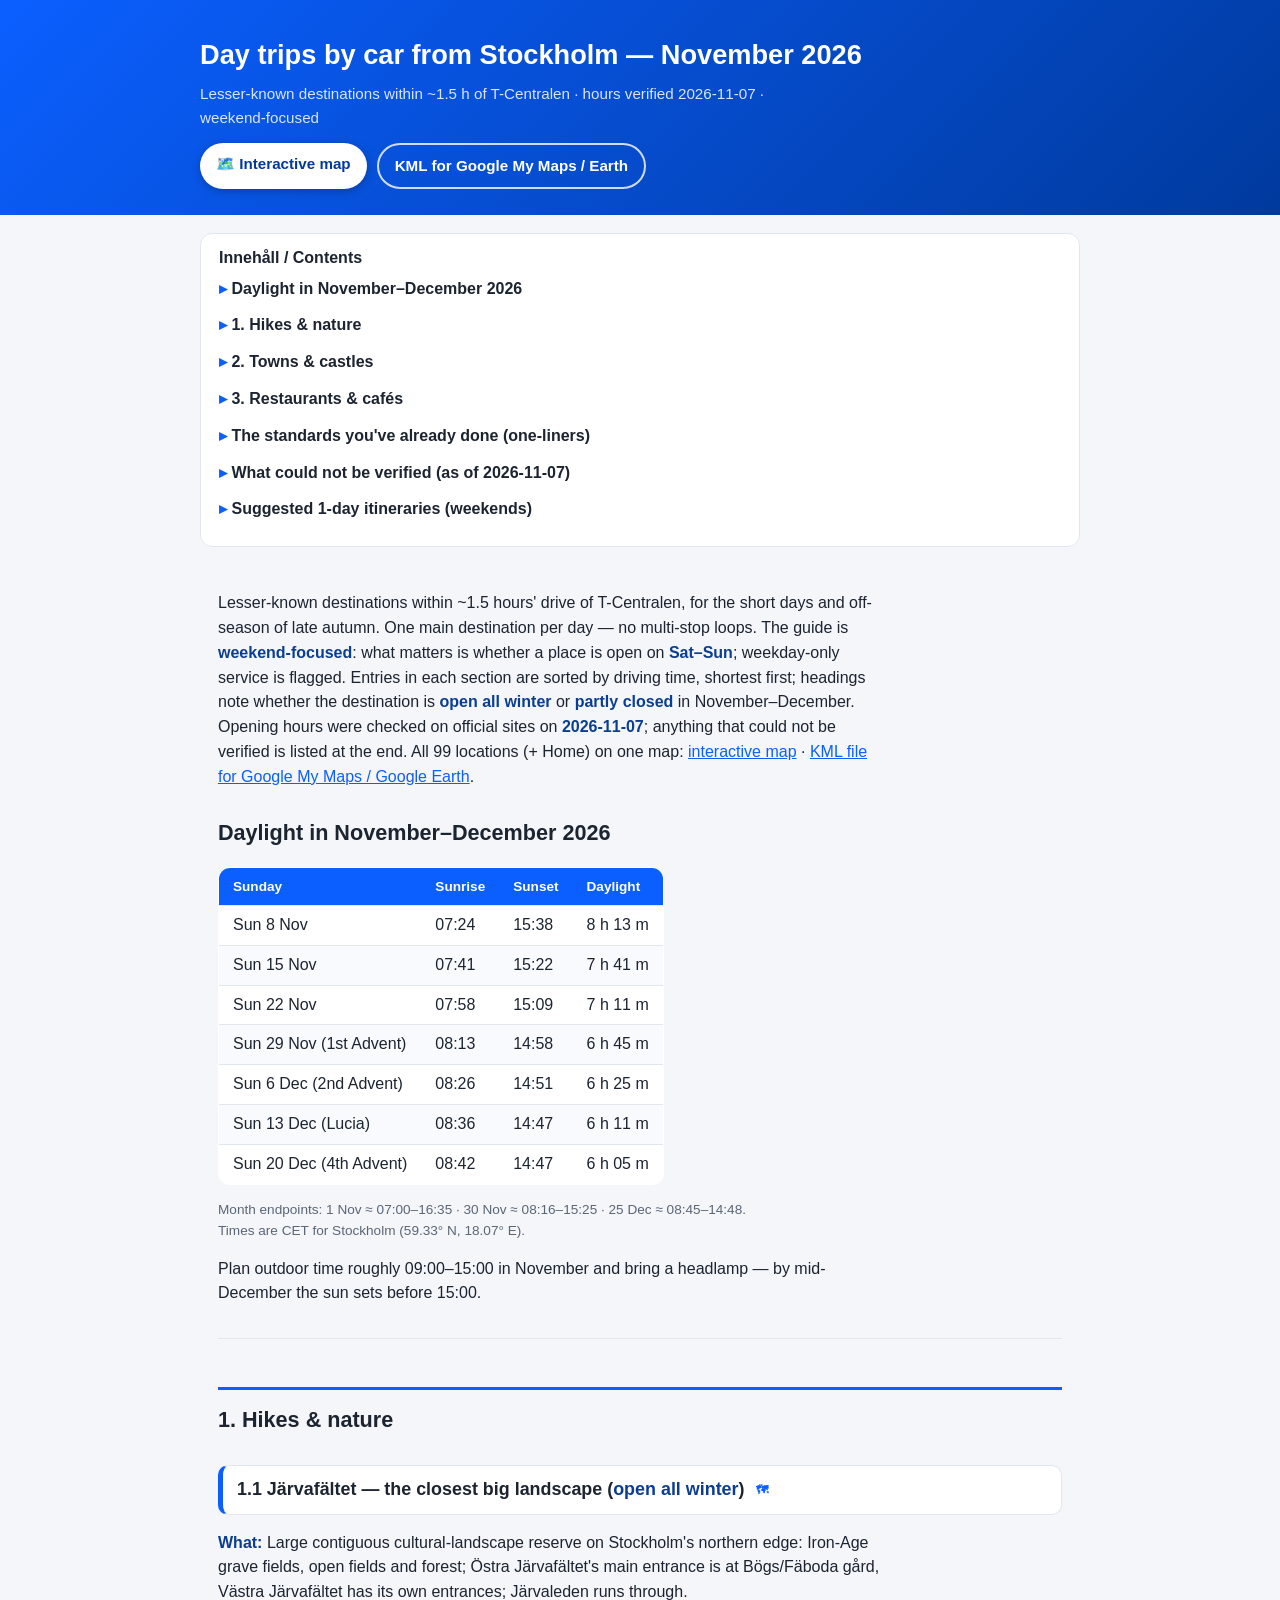
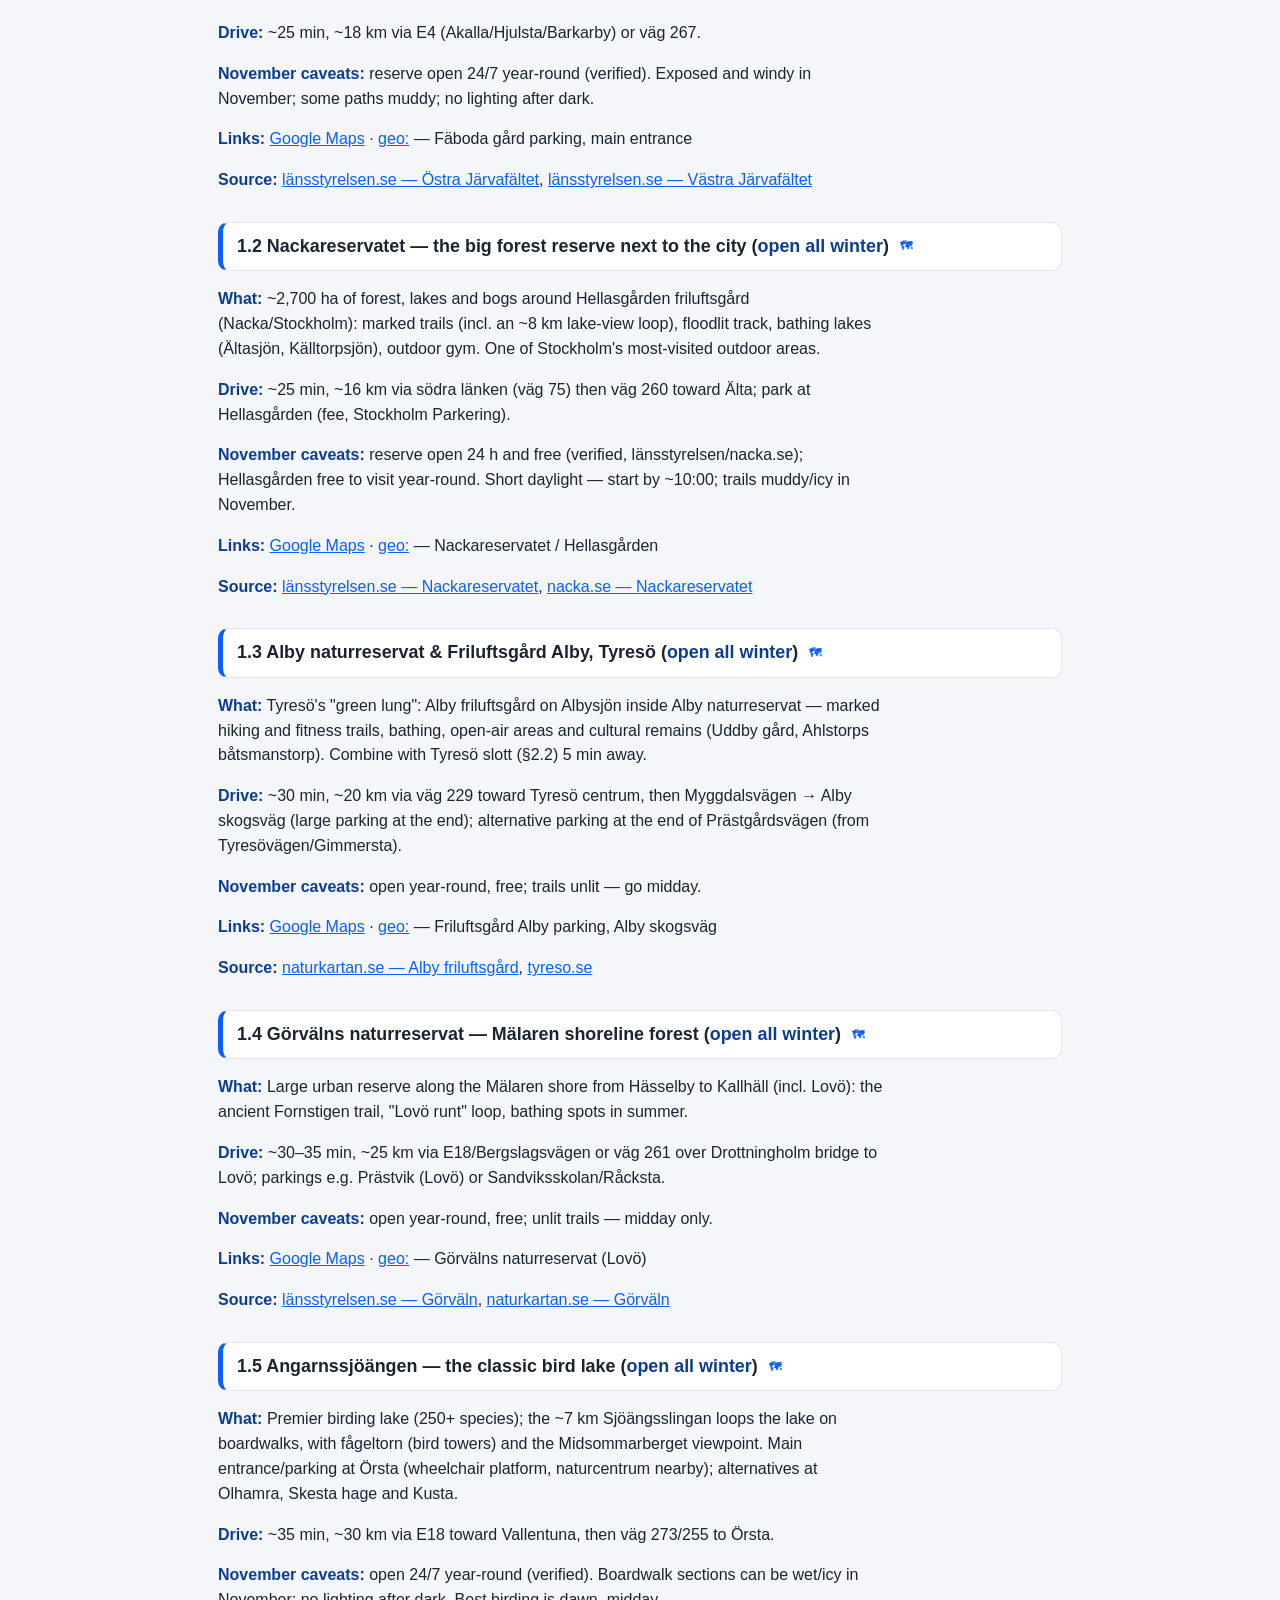
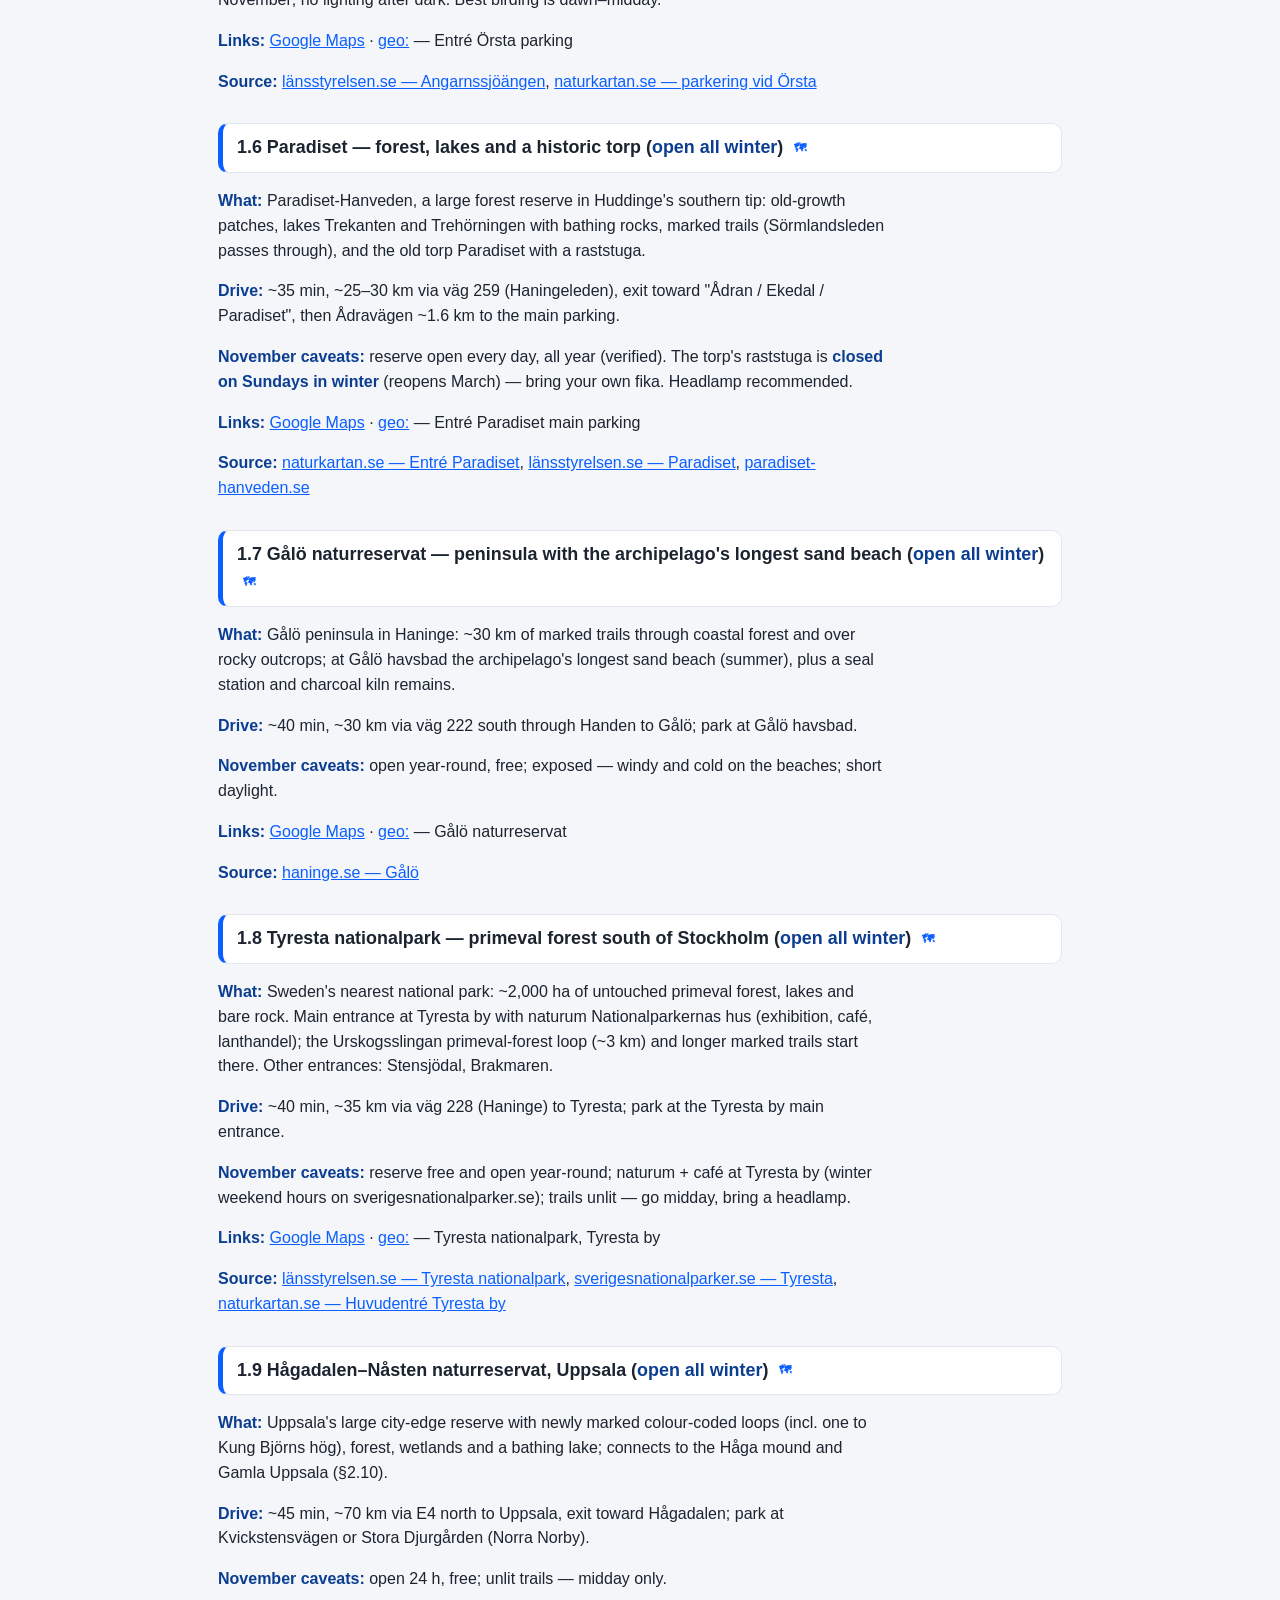
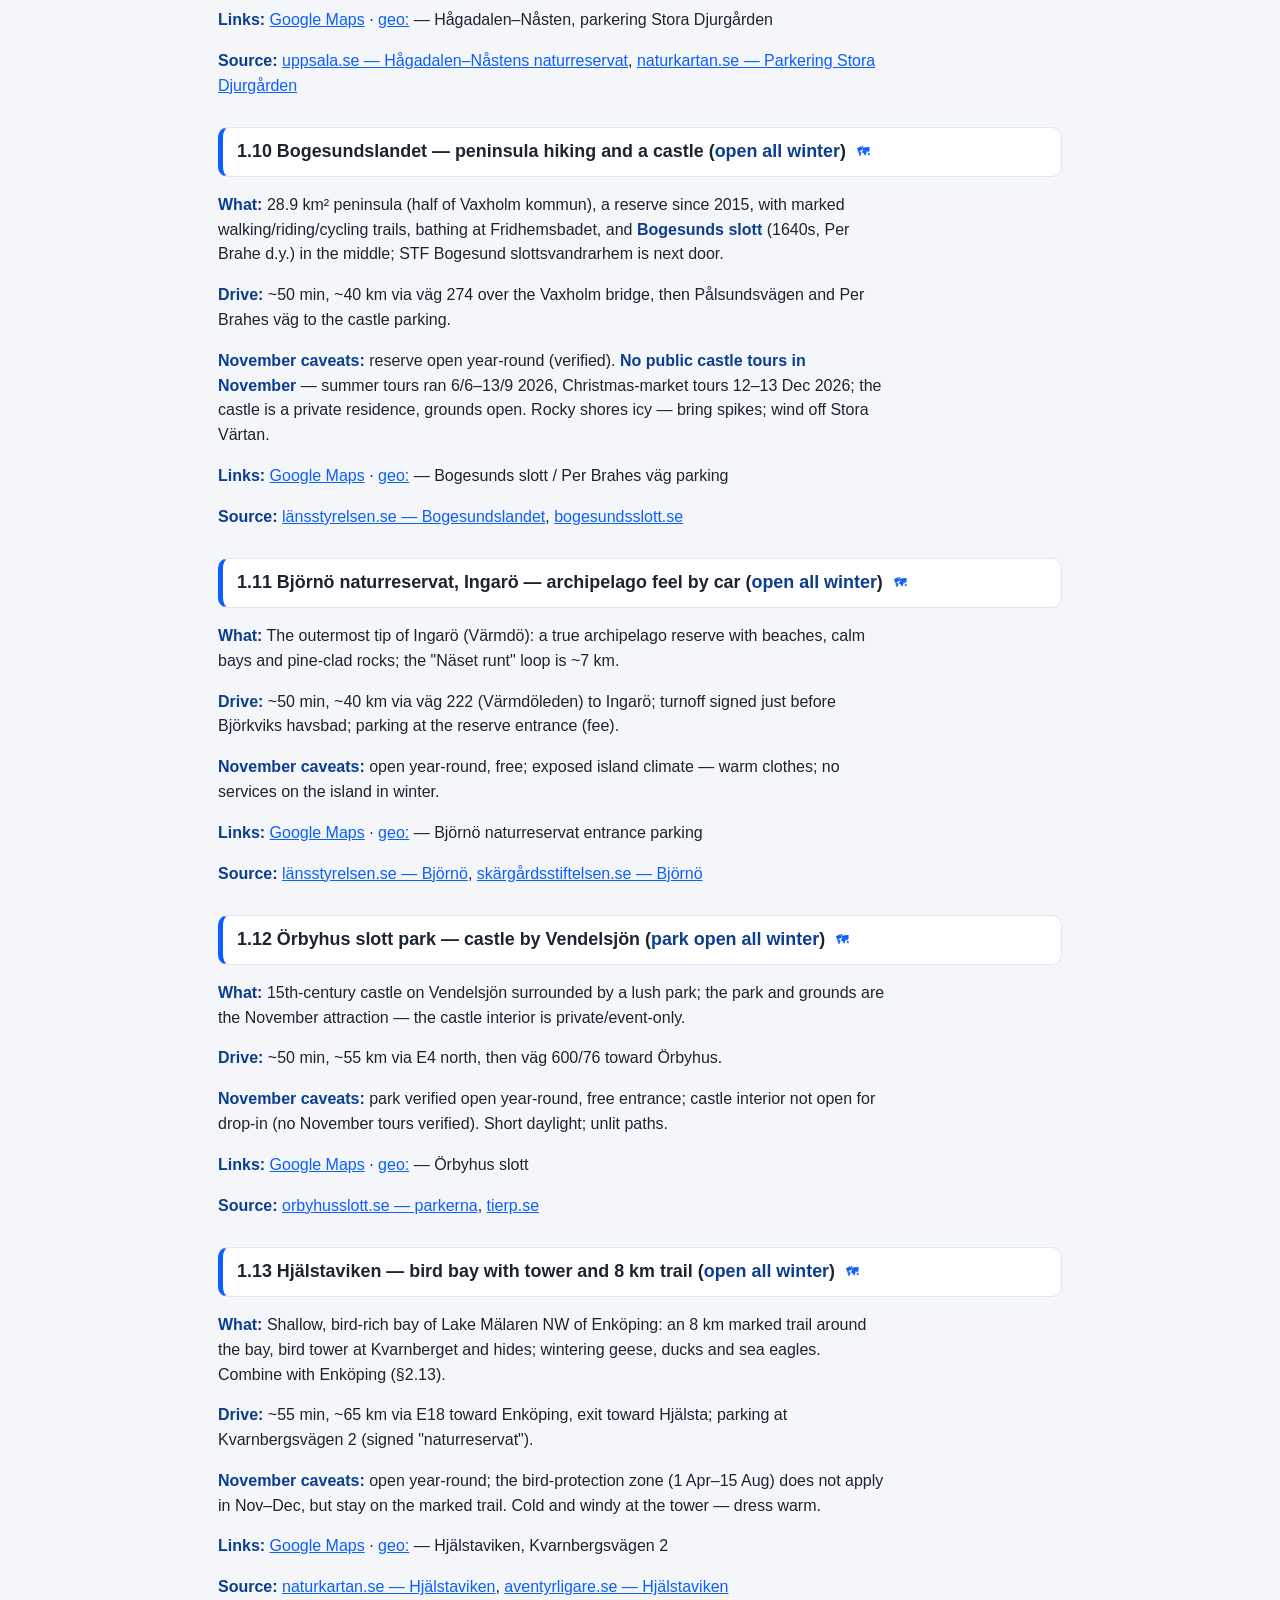
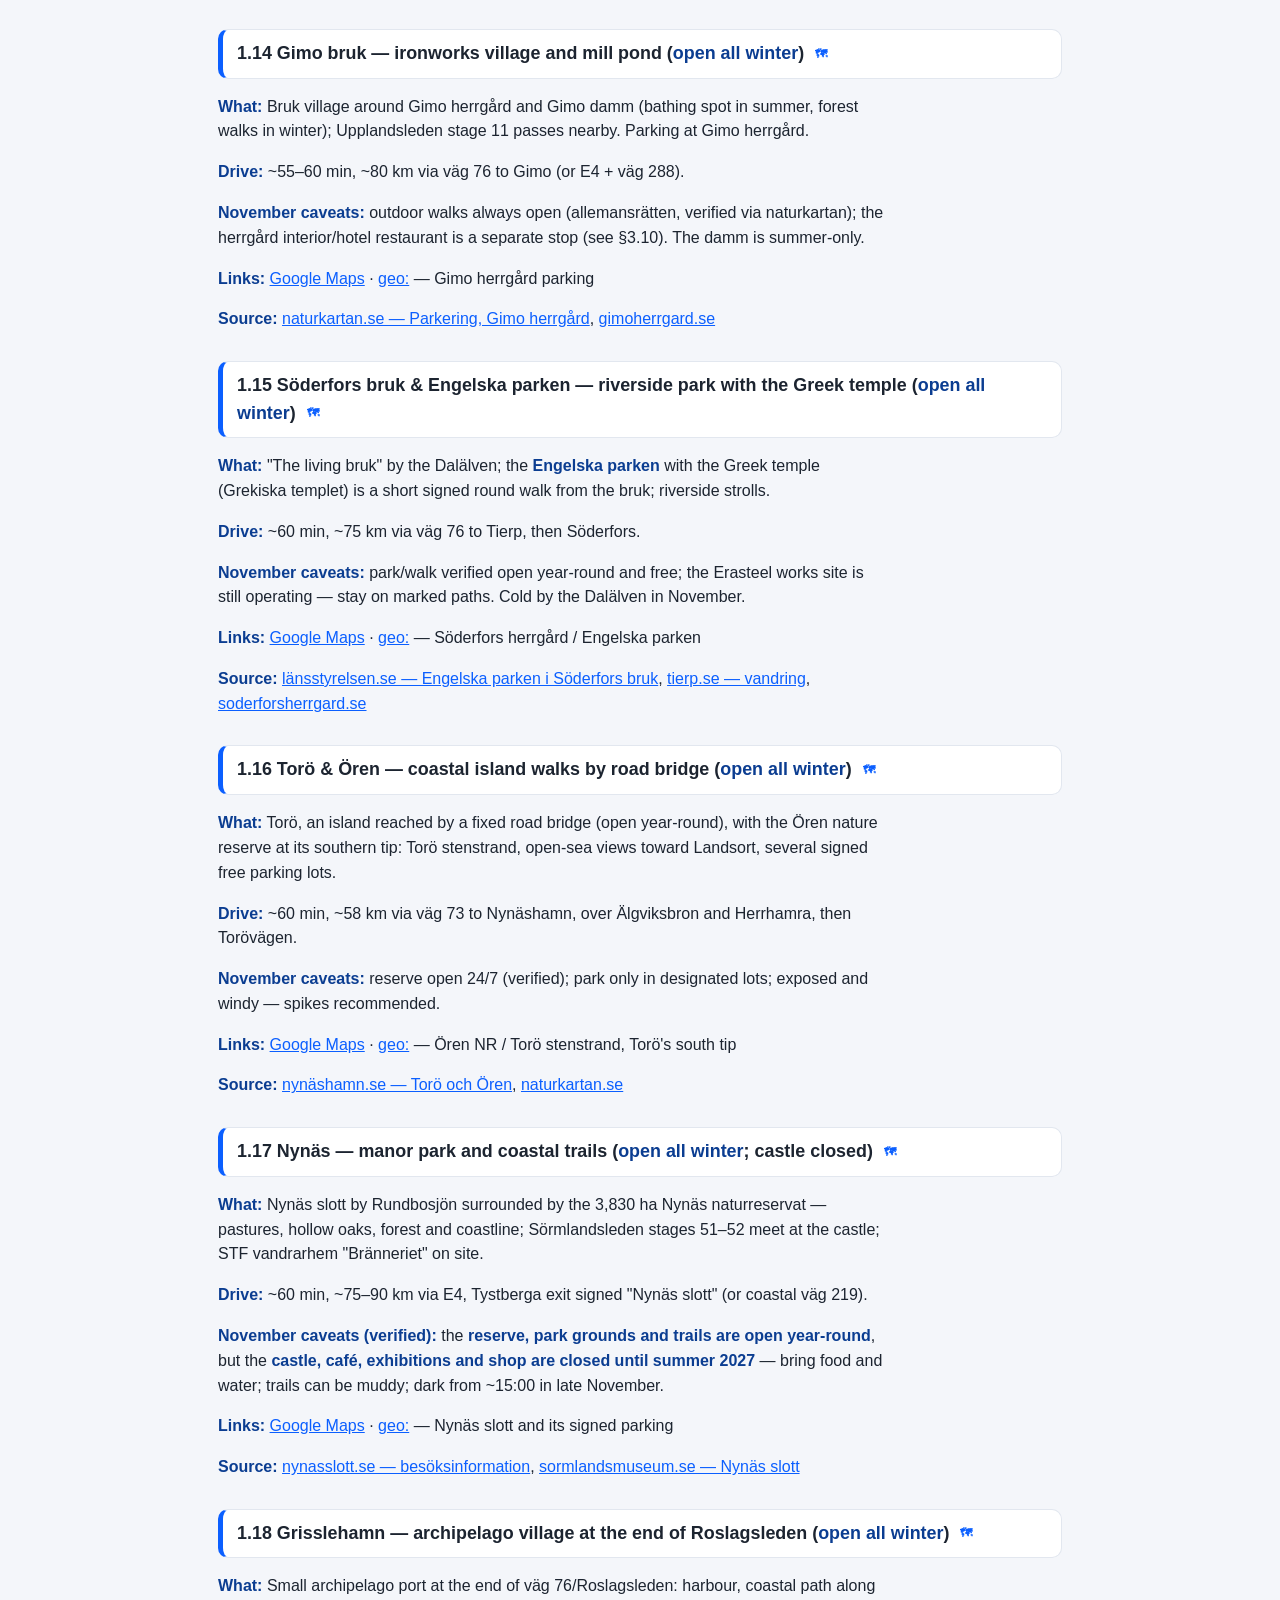
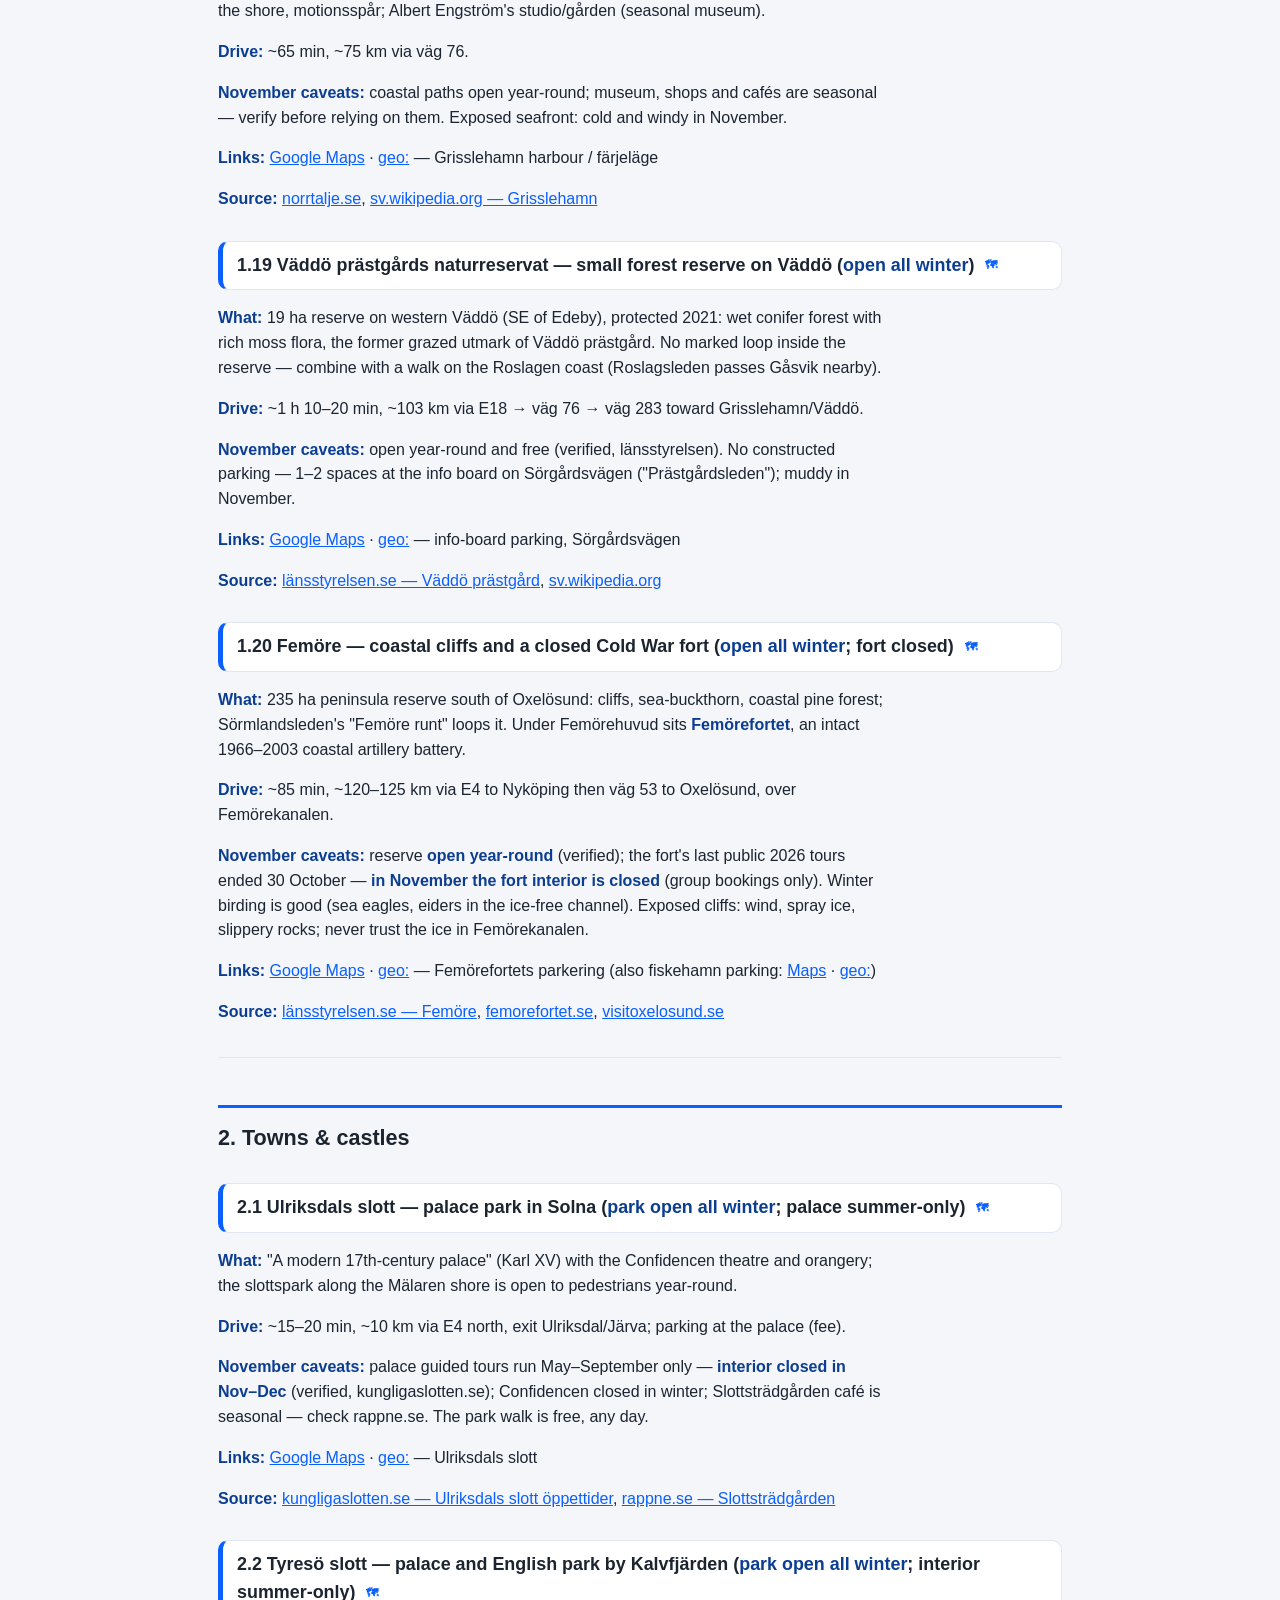
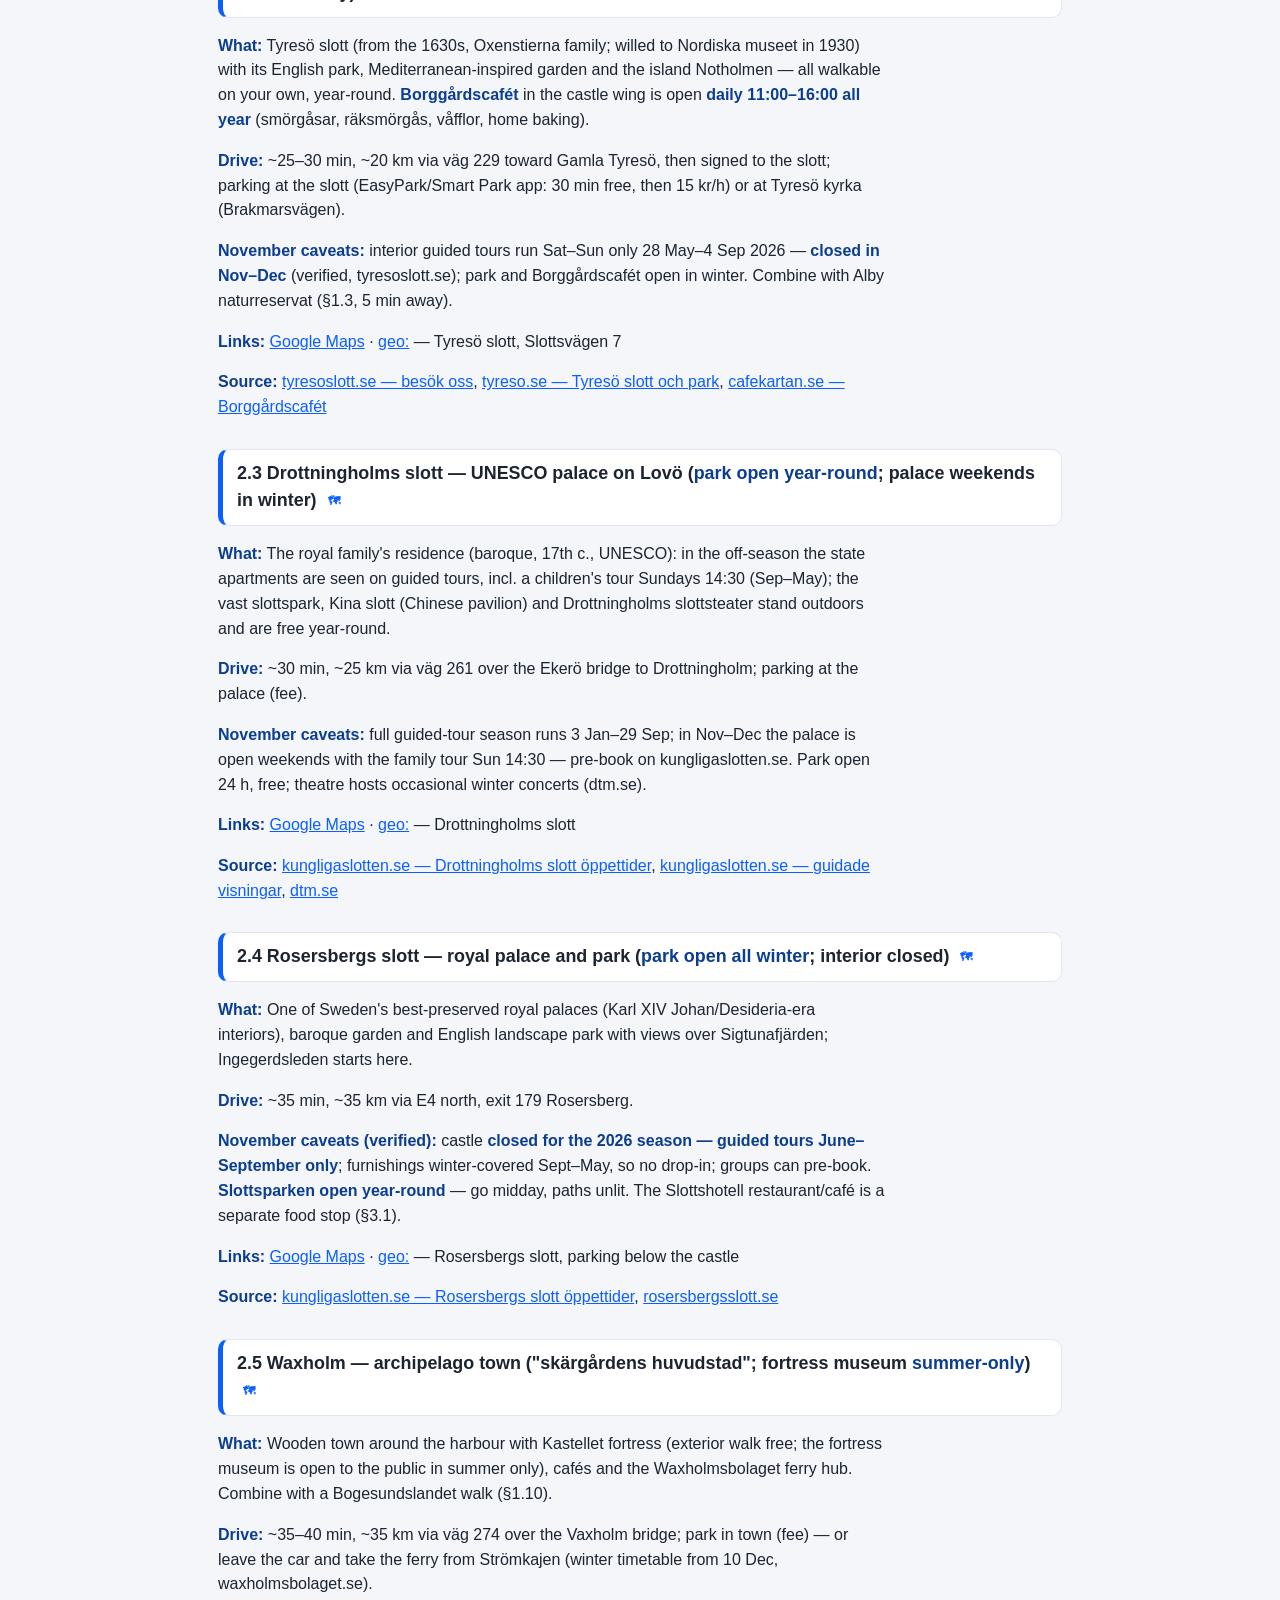
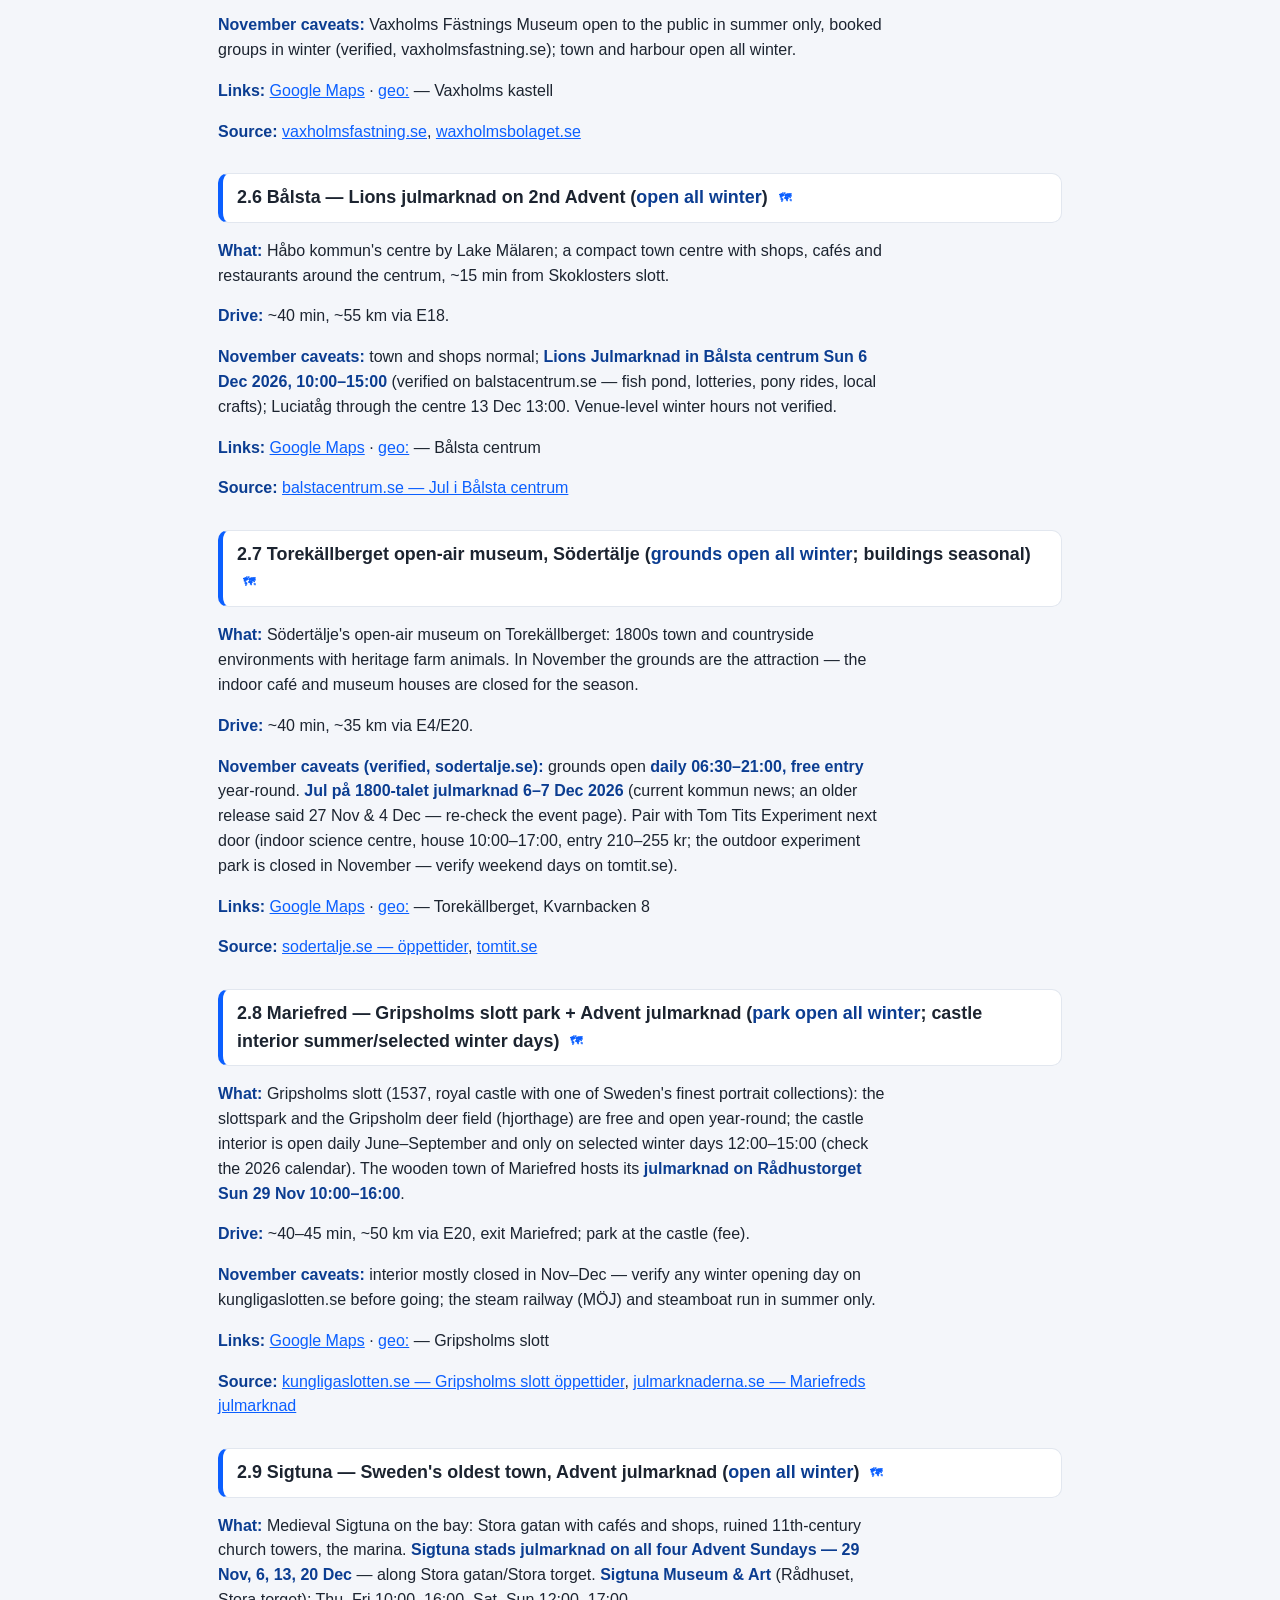
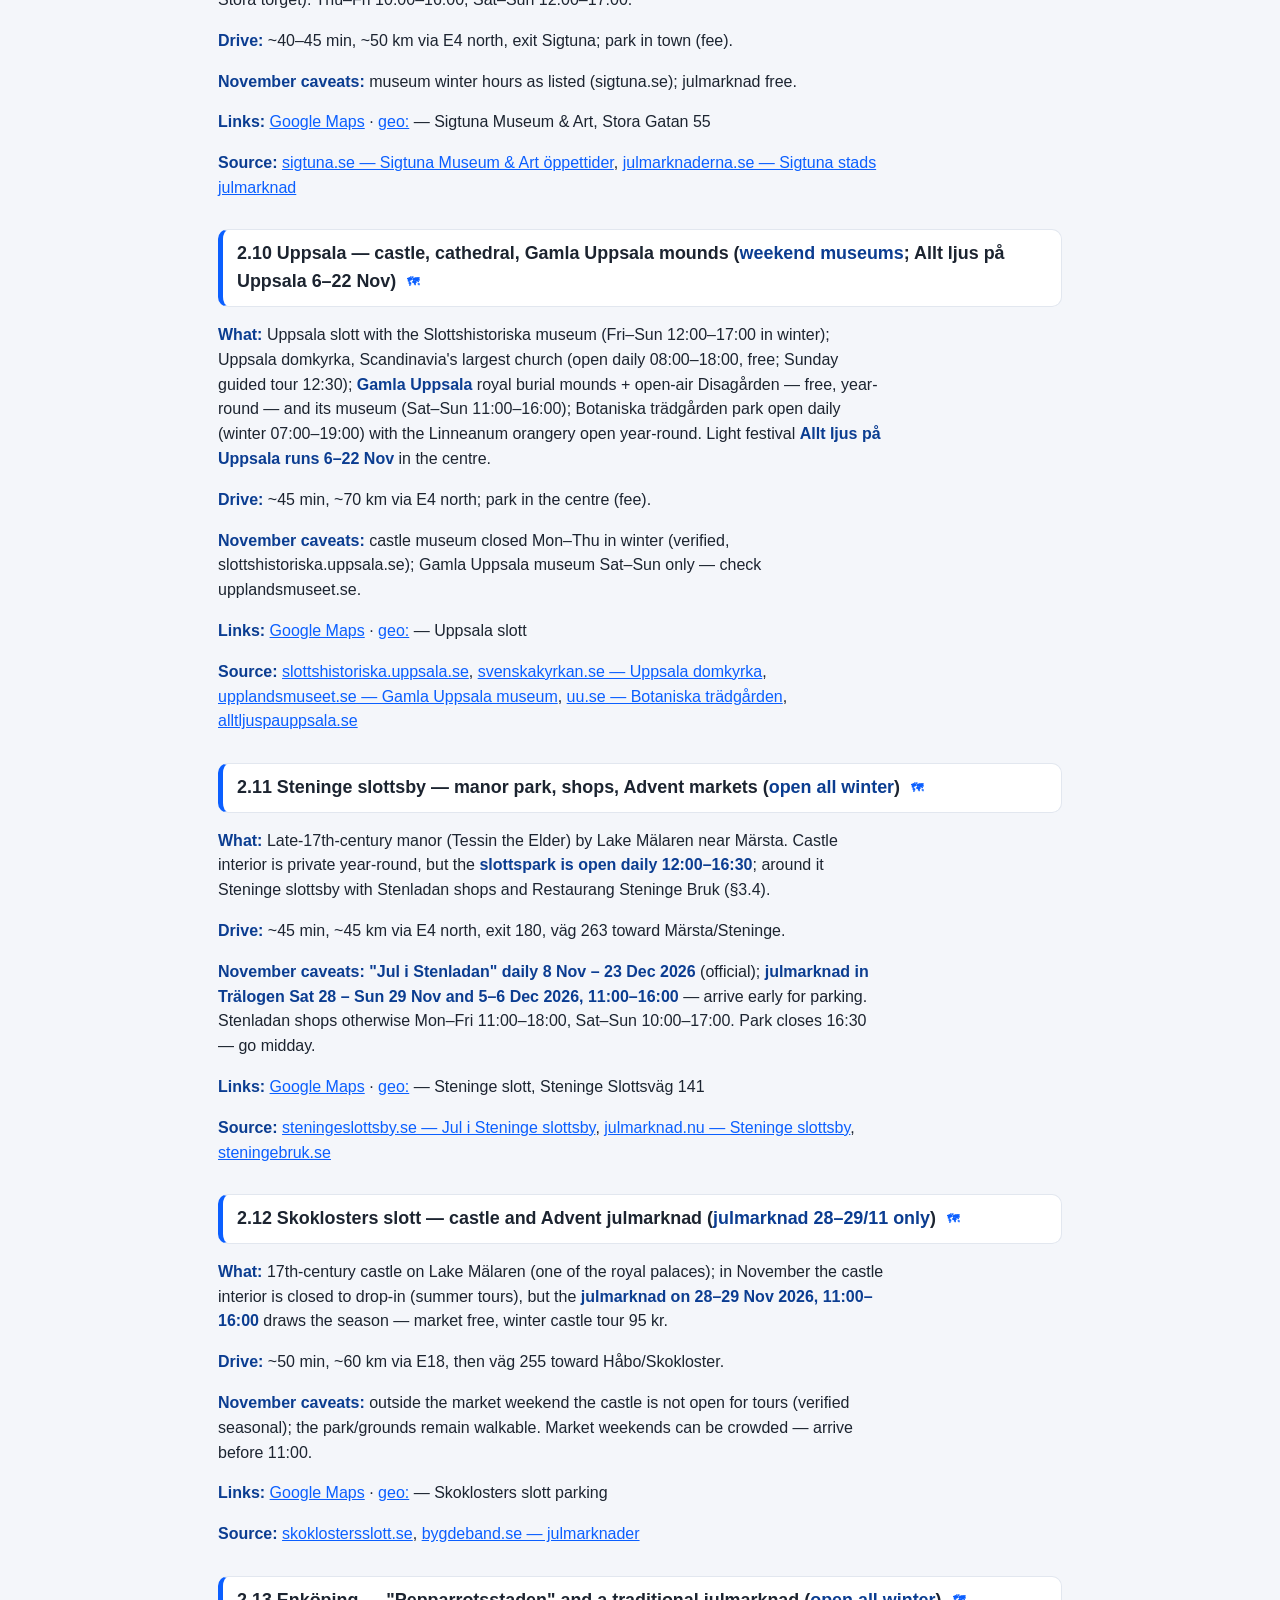
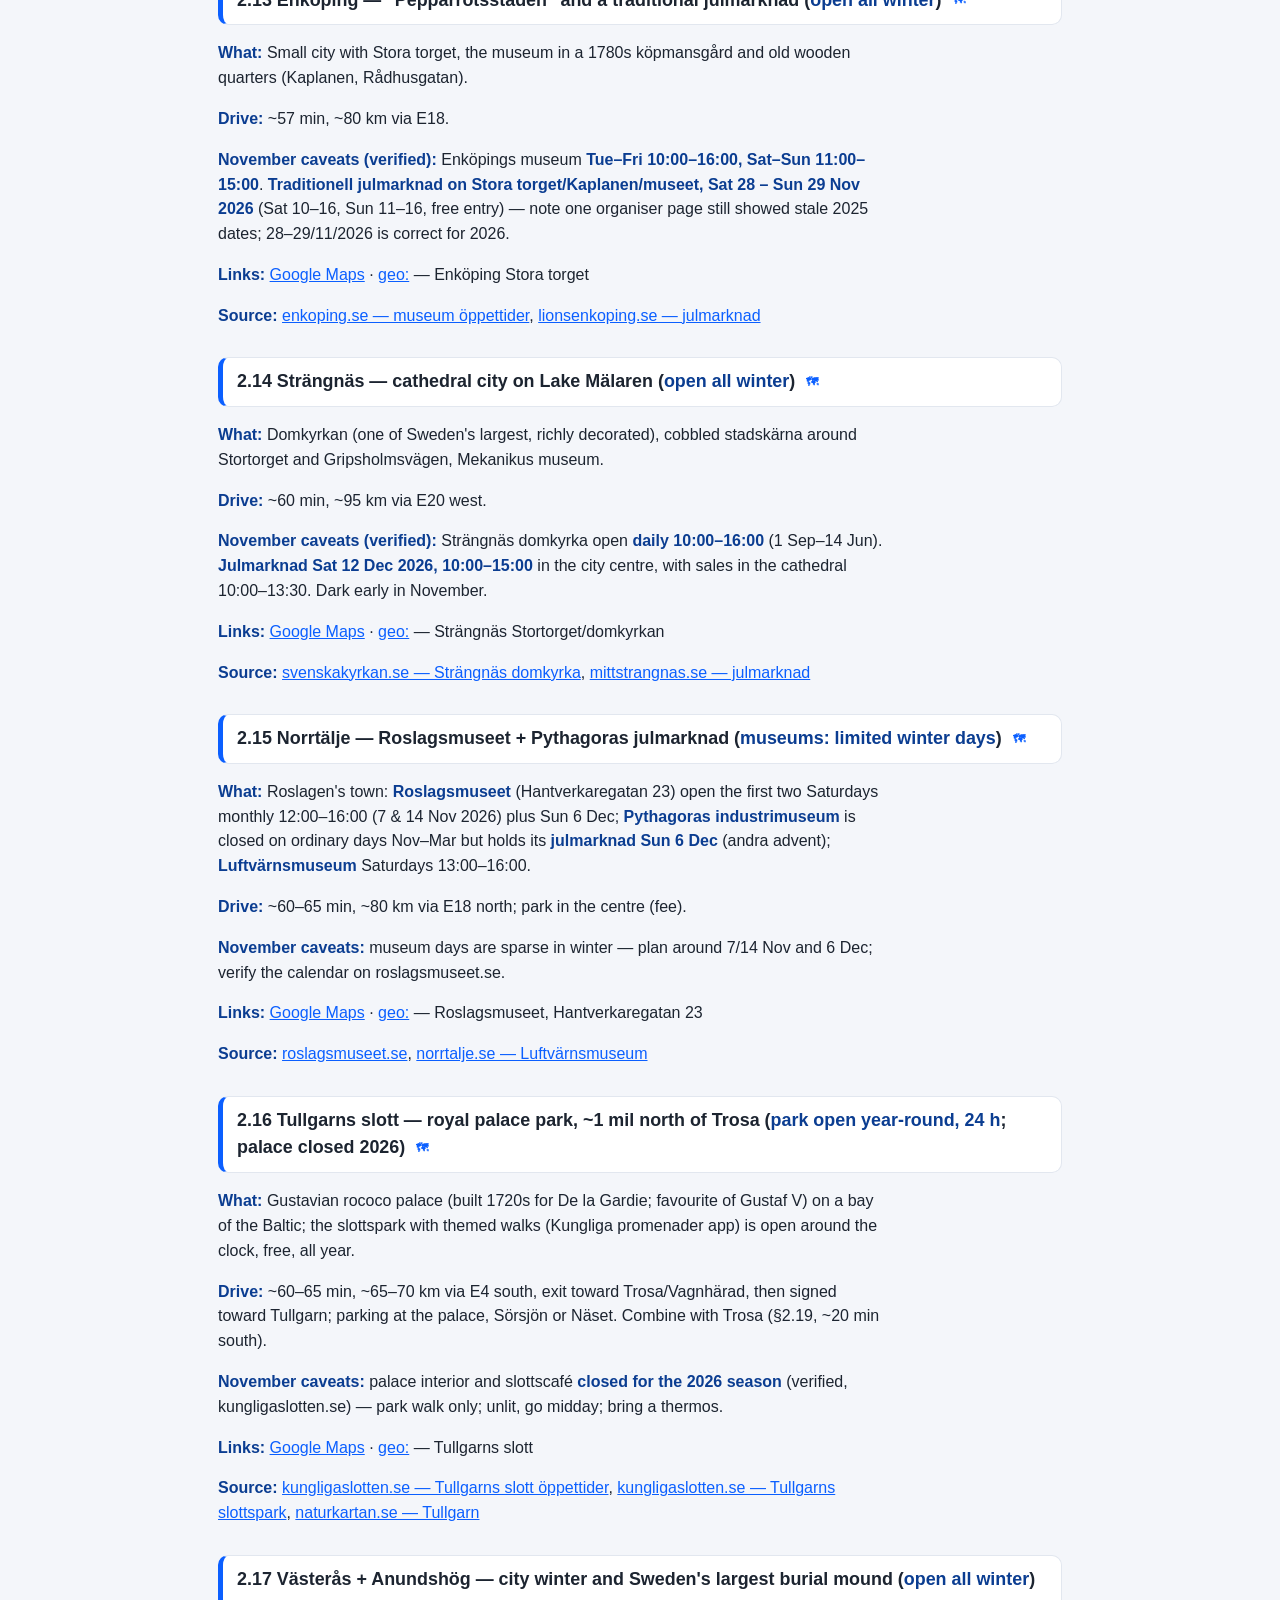
<file: artifacts/day-trips/index.html>
<!DOCTYPE html>
<html lang="en">
<head>
<meta charset="utf-8">
<meta name="viewport" content="width=device-width, initial-scale=1">
<meta name="robots" content="noindex, nofollow">
<title>Day trips by car from Stockholm — November 2026</title>
<style>:root { --ink:#1c2430; --mut:#5b6675; --acc:#0b5fff; --card:#ffffff; --bg:#f4f6fa; --line:#e2e7ef; }
* { box-sizing:border-box; }
body { margin:0; font:16px/1.55 -apple-system,BlinkMacSystemFont,"Segoe UI",Roboto,Helvetica,Arial,sans-serif; color:var(--ink); background:var(--bg); }
header { background:linear-gradient(135deg,#0b5fff,#003a9e); color:#fff; padding:34px 20px 26px; }
header .wrap, main, .toc, footer { max-width:880px; margin:0 auto; }
h1 { margin:0 0 6px; font-size:1.7rem; }
header p { margin:0; opacity:.85; font-size:.95rem; }
.hdrbtns { margin-top:14px !important; opacity:1 !important; display:flex; gap:10px; flex-wrap:wrap; }
.mapbtn { display:inline-block; background:#fff; color:#003a9e !important; font-weight:700; padding:9px 16px; border-radius:999px; text-decoration:none; box-shadow:0 2px 8px rgba(0,0,0,.25); }
.mapbtn.ghost { background:transparent; color:#fff !important; border:2px solid rgba(255,255,255,.8); box-shadow:none; }
.mapbtn:hover { transform:translateY(-1px); }
main { padding:10px 18px 60px; }
.toc { background:var(--card); border:1px solid var(--line); border-radius:12px; padding:12px 18px; margin:18px auto; }
.toc .toctitle { font-weight:700; margin-bottom:6px; }
.toc .grp { margin:6px 0 10px; }
.toc .gt { font-weight:600; margin-bottom:2px; cursor:pointer; list-style:none; }
.toc .gt::-webkit-details-marker { display:none; }
.toc .gt::before { content:'▸ '; color:var(--acc); }
.toc details[open] > .gt::before { content:'▾ '; }
.toc .gt a { pointer-events:auto; }
.toc .gt a { color:var(--ink); text-decoration:none; }
.toc ul { margin:0; padding-left:18px; font-size:.9rem; columns:2; }
.toc a { color:var(--acc); text-decoration:none; }
h2 { margin-top:2.2em; padding-top:.6em; border-top:3px solid var(--acc); font-size:1.35rem; }
h3 { background:var(--card); border:1px solid var(--line); border-left:5px solid var(--acc); border-radius:10px; padding:10px 14px; margin:1.6em 0 .4em; font-size:1.12rem; }
p, li { max-width:75ch; }
ul { padding-left:1.3em; }
a { color:var(--acc); }
strong { color:#0b3d91; }
hr { border:0; border-top:1px solid var(--line); margin:2em 0; }
footer { color:var(--mut); font-size:.85rem; padding:0 18px 40px; }
@media print {
  body { background:#fff; font-size:11.5pt; }
  header { background:#fff; color:#000; padding:0 0 10px; }
  .toc { display:none; }
  h3 { border-left:3px solid #000; page-break-after:avoid; }
  a { color:#000; text-decoration:underline; }
}

table.daylight { border-collapse:collapse; margin:14px 0; background:var(--card); border:1px solid var(--line); border-radius:12px; overflow:hidden; }
table.daylight th { background:#0b5fff; color:#fff; text-align:left; padding:8px 14px; font-size:.85rem; }
table.daylight td { padding:7px 14px; border-top:1px solid var(--line); font-variant-numeric:tabular-nums; }
table.daylight tr:nth-child(even) td { background:#f8fafd; }
.dl-note { color:var(--mut); font-size:.85rem; }
h2#daylight-in-novemberdecember-2026 { border-top:0; padding-top:0; margin-top:1.2em; }

.maplink { font-size:.68em; text-decoration:none; margin-left:6px; vertical-align:middle; }
</style>
</head>
<body>
<header><div class="wrap"><h1>Day trips by car from Stockholm — November 2026</h1>
<p>Lesser-known destinations within ~1.5 h of T-Centralen · hours verified 2026-11-07 · weekend-focused</p>
<p class="hdrbtns"><a class="mapbtn" href="map.html">🗺️ Interactive map</a>
<a class="mapbtn ghost" href="locations.kml">KML for Google My Maps / Earth</a></p></div></header>
<nav class="toc"><div class="toctitle">Innehåll / Contents</div><details class="grp"><summary class="gt"><a href="#daylight-in-novemberdecember-2026">Daylight in November–December 2026</a></summary><ul></ul></details><details class="grp"><summary class="gt"><a href="#1-hikes-nature">1. Hikes &amp; nature</a></summary><ul><li><a href="#11-järvafältet-the-closest-big-landscape-open-all-winter">1.1 Järvafältet — the closest big landscape (open all winter)</a></li><li><a href="#12-nackareservatet-the-big-forest-reserve-next-to-the-city-open-all-winter">1.2 Nackareservatet — the big forest reserve next to the city (open all winter)</a></li><li><a href="#13-alby-naturreservat-friluftsgård-alby-tyresö-open-all-winter">1.3 Alby naturreservat &amp; Friluftsgård Alby, Tyresö (open all winter)</a></li><li><a href="#14-görvälns-naturreservat-mälaren-shoreline-forest-open-all-winter">1.4 Görvälns naturreservat — Mälaren shoreline forest (open all winter)</a></li><li><a href="#15-angarnssjöängen-the-classic-bird-lake-open-all-winter">1.5 Angarnssjöängen — the classic bird lake (open all winter)</a></li><li><a href="#16-paradiset-forest-lakes-and-a-historic-torp-open-all-winter">1.6 Paradiset — forest, lakes and a historic torp (open all winter)</a></li><li><a href="#17-gålö-naturreservat-peninsula-with-the-archipelagos-longest-sand-beach-open-all-winter">1.7 Gålö naturreservat — peninsula with the archipelago's longest sand beach (open all winter)</a></li><li><a href="#18-tyresta-nationalpark-primeval-forest-south-of-stockholm-open-all-winter">1.8 Tyresta nationalpark — primeval forest south of Stockholm (open all winter)</a></li><li><a href="#19-hågadalennåsten-naturreservat-uppsala-open-all-winter">1.9 Hågadalen–Nåsten naturreservat, Uppsala (open all winter)</a></li><li><a href="#110-bogesundslandet-peninsula-hiking-and-a-castle-open-all-winter">1.10 Bogesundslandet — peninsula hiking and a castle (open all winter)</a></li><li><a href="#111-björnö-naturreservat-ingarö-archipelago-feel-by-car-open-all-winter">1.11 Björnö naturreservat, Ingarö — archipelago feel by car (open all winter)</a></li><li><a href="#112-örbyhus-slott-park-castle-by-vendelsjön-park-open-all-winter">1.12 Örbyhus slott park — castle by Vendelsjön (park open all winter)</a></li><li><a href="#113-hjälstaviken-bird-bay-with-tower-and-8-km-trail-open-all-winter">1.13 Hjälstaviken — bird bay with tower and 8 km trail (open all winter)</a></li><li><a href="#114-gimo-bruk-ironworks-village-and-mill-pond-open-all-winter">1.14 Gimo bruk — ironworks village and mill pond (open all winter)</a></li><li><a href="#115-söderfors-bruk-engelska-parken-riverside-park-with-the-greek-temple-open-all-winter">1.15 Söderfors bruk &amp; Engelska parken — riverside park with the Greek temple (open all winter)</a></li><li><a href="#116-torö-ören-coastal-island-walks-by-road-bridge-open-all-winter">1.16 Torö &amp; Ören — coastal island walks by road bridge (open all winter)</a></li><li><a href="#117-nynäs-manor-park-and-coastal-trails-open-all-winter-castle-closed">1.17 Nynäs — manor park and coastal trails (open all winter; castle closed)</a></li><li><a href="#118-grisslehamn-archipelago-village-at-the-end-of-roslagsleden-open-all-winter">1.18 Grisslehamn — archipelago village at the end of Roslagsleden (open all winter)</a></li><li><a href="#119-väddö-prästgårds-naturreservat-small-forest-reserve-on-väddö-open-all-winter">1.19 Väddö prästgårds naturreservat — small forest reserve on Väddö (open all winter)</a></li><li><a href="#120-femöre-coastal-cliffs-and-a-closed-cold-war-fort-open-all-winter-fort-closed">1.20 Femöre — coastal cliffs and a closed Cold War fort (open all winter; fort closed)</a></li></ul></details><details class="grp"><summary class="gt"><a href="#2-towns-castles">2. Towns &amp; castles</a></summary><ul><li><a href="#21-ulriksdals-slott-palace-park-in-solna-park-open-all-winter-palace-summer-only">2.1 Ulriksdals slott — palace park in Solna (park open all winter; palace summer-only)</a></li><li><a href="#22-tyresö-slott-palace-and-english-park-by-kalvfjärden-park-open-all-winter-interior-summer-only">2.2 Tyresö slott — palace and English park by Kalvfjärden (park open all winter; interior summer-only)</a></li><li><a href="#23-drottningholms-slott-unesco-palace-on-lovö-park-open-year-round-palace-weekends-in-winter">2.3 Drottningholms slott — UNESCO palace on Lovö (park open year-round; palace weekends in winter)</a></li><li><a href="#24-rosersbergs-slott-royal-palace-and-park-park-open-all-winter-interior-closed">2.4 Rosersbergs slott — royal palace and park (park open all winter; interior closed)</a></li><li><a href="#25-waxholm-archipelago-town-skärgårdens-huvudstad-fortress-museum-summer-only">2.5 Waxholm — archipelago town ("skärgårdens huvudstad"; fortress museum summer-only)</a></li><li><a href="#26-bålsta-lions-julmarknad-on-2nd-advent-open-all-winter">2.6 Bålsta — Lions julmarknad on 2nd Advent (open all winter)</a></li><li><a href="#27-torekällberget-open-air-museum-södertälje-grounds-open-all-winter-buildings-seasonal">2.7 Torekällberget open-air museum, Södertälje (grounds open all winter; buildings seasonal)</a></li><li><a href="#28-mariefred-gripsholms-slott-park-advent-julmarknad-park-open-all-winter-castle-interior-summerselected-winter-days">2.8 Mariefred — Gripsholms slott park + Advent julmarknad (park open all winter; castle interior summer/selected winter days)</a></li><li><a href="#29-sigtuna-swedens-oldest-town-advent-julmarknad-open-all-winter">2.9 Sigtuna — Sweden's oldest town, Advent julmarknad (open all winter)</a></li><li><a href="#210-uppsala-castle-cathedral-gamla-uppsala-mounds-weekend-museums-allt-ljus-på-uppsala-622-nov">2.10 Uppsala — castle, cathedral, Gamla Uppsala mounds (weekend museums; Allt ljus på Uppsala 6–22 Nov)</a></li><li><a href="#211-steninge-slottsby-manor-park-shops-advent-markets-open-all-winter">2.11 Steninge slottsby — manor park, shops, Advent markets (open all winter)</a></li><li><a href="#212-skoklosters-slott-castle-and-advent-julmarknad-julmarknad-282911-only">2.12 Skoklosters slott — castle and Advent julmarknad (julmarknad 28–29/11 only)</a></li><li><a href="#213-enköping-pepparrotsstaden-and-a-traditional-julmarknad-open-all-winter">2.13 Enköping — "Pepparrotsstaden" and a traditional julmarknad (open all winter)</a></li><li><a href="#214-strängnäs-cathedral-city-on-lake-mälaren-open-all-winter">2.14 Strängnäs — cathedral city on Lake Mälaren (open all winter)</a></li><li><a href="#215-norrtälje-roslagsmuseet-pythagoras-julmarknad-museums-limited-winter-days">2.15 Norrtälje — Roslagsmuseet + Pythagoras julmarknad (museums: limited winter days)</a></li><li><a href="#216-tullgarns-slott-royal-palace-park-1-mil-north-of-trosa-park-open-year-round-24-h-palace-closed-2026">2.16 Tullgarns slott — royal palace park, ~1 mil north of Trosa (park open year-round, 24 h; palace closed 2026)</a></li><li><a href="#217-västerås-anundshög-city-winter-and-swedens-largest-burial-mound-open-all-winter">2.17 Västerås + Anundshög — city winter and Sweden's largest burial mound (open all winter)</a></li><li><a href="#218-arsenalen-swedens-military-vehicle-museum-härad-open-wedsun">2.18 Arsenalen — Sweden's military vehicle museum, Härad (open Wed–Sun)</a></li><li><a href="#219-trosa-wooden-town-with-an-advent-julmarknad-open-all-winter">2.19 Trosa — wooden town with an Advent julmarknad (open all winter)</a></li><li><a href="#220-munktellmuseet-eskilstuna-weekends-1216-verify-before-going">2.20 Munktellmuseet, Eskilstuna (weekends ~12–16 — verify before going)</a></li><li><a href="#221-nyköping-nyköpingshus-castle-and-sörmlands-museum-open-tuesun">2.21 Nyköping — Nyköpingshus castle and Sörmlands museum (open Tue–Sun)</a></li><li><a href="#222-köping-market-town-on-the-e18-open-all-winter">2.22 Köping — market town on the E18 (open all winter)</a></li><li><a href="#223-söderköping-göta-kanal-locks-open-all-winter-glass-scene-closed">2.23 Söderköping — Göta kanal locks (open all winter; glass scene closed)</a></li><li><a href="#224-sala-silvergruva-500-year-silver-mine-open-daily-book-ahead">2.24 Sala silvergruva — 500-year silver mine (open daily, book ahead)</a></li></ul></details><details class="grp"><summary class="gt"><a href="#3-restaurants-cafés">3. Restaurants &amp; cafés</a></summary><ul><li><a href="#31-rosersbergs-slottshotell-slotts-restaurant-partly-closed-slottscafé-closed-octapr">3.1 Rosersbergs Slottshotell — slott's restaurant (partly closed: slottscafé closed Oct–Apr)</a></li><li><a href="#32-kulturhuset-i-ytterjärna-kulturmat-café-restaurant-open-all-winter">3.2 Kulturhuset i Ytterjärna — KulturMat café-restaurant (open all winter)</a></li><li><a href="#33-wira-bruk-forge-village-restaurant-satsun-only-advent-julmarknad-272911">3.3 Wira bruk — forge village restaurant (Sat–Sun only; Advent julmarknad 27–29/11)</a></li><li><a href="#34-restaurang-steninge-bruk-stone-barn-grill-open-all-winter">3.4 Restaurang Steninge Bruk — stone-barn grill (open all winter)</a></li><li><a href="#35-kökeriet-nynäs-rökeri-smoked-fish-lunch-in-nynäshamn-harbour-open-tuesun">3.5 Kökeriet (Nynäs Rökeri) — smoked fish lunch in Nynäshamn harbour (open Tue–Sun)</a></li><li><a href="#36-restaurang-kroken-harbour-bistro-dinner-in-nynäshamn-open-all-winter">3.6 Restaurang Kroken — harbour bistro dinner in Nynäshamn (open all winter)</a></li><li><a href="#37-taxinge-näsby-slott-kakslottet-cake-buffet-julmarknad-frisun-only">3.7 Taxinge-Näsby slott ("Kakslottet") — cake buffet &amp; julmarknad (Fri–Sun only)</a></li><li><a href="#38-mels-garage-1950s-diner-café-in-enköping-open-daily">3.8 Mel's Garage — 1950s diner café in Enköping (open daily)</a></li><li><a href="#39-kölsvinet-trosa-guest-harbour-wood-fired-pizza-by-the-quay-frisun-only">3.9 Kölsvinet, Trosa guest harbour — wood-fired pizza by the quay (Fri–Sun only)</a></li><li><a href="#310-gimo-herrgård-manor-hotel-restaurant-open-all-winter">3.10 Gimo herrgård — manor hotel restaurant (open all winter)</a></li><li><a href="#311-söderfors-herrgård-restaurant-by-the-dalälven-open-all-winter">3.11 Söderfors herrgård — restaurant by the Dalälven (open all winter)</a></li><li><a href="#312-söderköpings-brunn-swedens-oldest-spa-hotel-sat-lunch-closed-sundays">3.12 Söderköpings Brunn — Sweden's oldest spa hotel (Sat lunch; closed Sundays)</a></li><li><a href="#51-väddö-gårdsmejeri-farm-dairy-shop-café-bondens-kök-open-all-winter">5.1 Väddö gårdsmejeri — farm dairy shop &amp; café Bondens Kök (open all winter)</a></li></ul></details><details class="grp"><summary class="gt"><a href="#the-standards-youve-already-done-one-liners">The standards you've already done (one-liners)</a></summary><ul></ul></details><details class="grp"><summary class="gt"><a href="#what-could-not-be-verified-as-of-2026-11-07">What could not be verified (as of 2026-11-07)</a></summary><ul></ul></details><details class="grp"><summary class="gt"><a href="#suggested-1-day-itineraries-weekends">Suggested 1-day itineraries (weekends)</a></summary><ul><li><a href="#i1-sun-22-nov-västerås-winter-day-city-julmarknad-anundshög-217">I1. Sun 22 Nov — Västerås winter day: City julmarknad + Anundshög (§2.17)</a></li><li><a href="#i2-sat-28-sun-29-nov-nyköping-castle-museum-and-free-entry-julmarknad-221">I2. Sat 28 – Sun 29 Nov — Nyköping: castle, museum and free-entry julmarknad (§2.21)</a></li><li><a href="#i3-sat-28-sun-29-nov-enköping-traditional-julmarknad-museum-lunch-213-38">I3. Sat 28 – Sun 29 Nov — Enköping: traditional julmarknad + museum + lunch (§2.13, §3.8)</a></li><li><a href="#i4-sun-29-nov-trosa-advent-market-harbour-lunch-219-39">I4. Sun 29 Nov — Trosa Advent market + harbour lunch (§2.19, §3.9)</a></li><li><a href="#i5-sat-28-sun-29-nov-skokloster-advent-market-wira-bruk-212-33">I5. Sat 28 – Sun 29 Nov — Skokloster Advent market + Wira bruk (§2.12, §3.3)</a></li><li><a href="#i6-frisun-in-november-taxinge-näsby-cake-buffet-julmarknad-36">I6. Fri–Sun in November — Taxinge-Näsby: cake buffet &amp; julmarknad (§3.6)</a></li><li><a href="#i7-weekend-morning-hike-smokehouse-lunch-toröören-nynäshamn-116-35-55">I7. Weekend morning hike + smokehouse lunch — Torö/Ören + Nynäshamn (§1.16, §3.5, §5.5)</a></li><li><a href="#i9-sat-12-dec-sala-mine-tour-lucia-julmarknad-224">I9. Sat 12 Dec — Sala: mine tour + Lucia julmarknad (§2.24)</a></li><li><a href="#i10-sun-6-dec-bålsta-lions-julmarknad-short-nearby-walk-26-112">I10. Sun 6 Dec — Bålsta Lions julmarknad + short nearby walk (§2.6, §1.12)</a></li><li><a href="#i11-väddö-day-prästgård-reserve-walk-farm-dairy-lanthandel-grill-119-39-325-view-on-mapmaphtmlii11">I11. Väddö day — prästgård reserve walk + farm dairy + lanthandel grill (§1.19, §3.9, §3.25) View on map</a></li><li><a href="#i12-museum-day-in-södertälje-tom-tits-torekällberget-27-view-on-mapmaphtmlii12">I12. Museum day in Södertälje — Tom Tits + Torekällberget (§2.7) View on map</a></li><li><a href="#i13-arsenalen-strängnäs-218-214-324-view-on-mapmaphtmlii13">I13. Arsenalen + Strängnäs (§2.18, §2.14, §3.24) View on map</a></li><li><a href="#i14-munktellmuseet-eskilstuna-220-view-on-mapmaphtmlii14">I14. Munktellmuseet, Eskilstuna (§2.20) View on map</a></li><li><a href="#i15-lidingö-fika-pizza-day-110-314-316-317-view-on-mapmaphtmlii15">I15. Lidingö fika &amp; pizza day (§1.10, §3.14, §3.16, §3.17) View on map</a></li><li><a href="#i16-vaxholm-gustavsberg-djurhamn-food-museum-day-110-225-319-320-329-view-on-mapmaphtmlii16">I16. Vaxholm + Gustavsberg + Djurhamn food &amp; museum day (§1.10, §2.25, §3.19, §3.20, §3.29) View on map</a></li><li><a href="#i17-grödinge-waffles-paradiset-hike-16-321-view-on-mapmaphtmlii17">I17. Grödinge waffles + Paradiset hike (§1.6, §3.21) View on map</a></li><li><a href="#i18-brewery-afternoon-in-gustavsberg-42-320-view-on-mapmaphtmlii18">I18. Brewery afternoon in Gustavsberg (§4.2, §3.20) View on map</a></li><li><a href="#i19-tyresö-day-palace-park-alby-forest-walk-borggårdscafét-22-13-view-on-mapmaphtmlii19">I19. Tyresö day — palace park, Alby forest walk &amp; Borggårdscafét (§2.2, §1.3) View on map</a></li><li><a href="#i20-uppsala-winter-day-castle-cathedral-gamla-uppsala-mounds-210-view-on-mapmaphtmlii20">I20. Uppsala winter day — castle, cathedral, Gamla Uppsala mounds (§2.10) View on map</a></li><li><a href="#i21-sun-29-nov-mariefred-julmarknad-gripsholm-park-walk-28-view-on-mapmaphtmlii21">I21. Sun 29 Nov — Mariefred: julmarknad + Gripsholm park walk (§2.8) View on map</a></li><li><a href="#i22-advent-sundays-sigtuna-julmarknad-museum-29-view-on-mapmaphtmlii22">I22. Advent Sundays — Sigtuna julmarknad + museum (§2.9) View on map</a></li></ul></details></nav>
<main>
<p>Lesser-known destinations within ~1.5 hours' drive of T-Centralen, for the short days and off-season of late autumn. One main destination per day — no multi-stop loops. The guide is <strong>weekend-focused</strong>: what matters is whether a place is open on <strong>Sat–Sun</strong>; weekday-only service is flagged. Entries in each section are sorted by driving time, shortest first; headings note whether the destination is <strong>open all winter</strong> or <strong>partly closed</strong> in November–December. Opening hours were checked on official sites on <strong>2026-11-07</strong>; anything that could not be verified is listed at the end. All 99 locations (+ Home) on one map: <a href="map.html">interactive map</a> · <a href="locations.kml">KML file for Google My Maps / Google Earth</a>.</p>
<h2 id="daylight-in-novemberdecember-2026">Daylight in November–December 2026</h2>
<p><table class="daylight"><thead><tr><th>Sunday</th><th>Sunrise</th><th>Sunset</th><th>Daylight</th></tr></thead><tbody><tr><td>Sun 8 Nov</td><td>07:24</td><td>15:38</td><td>8 h 13 m</td></tr><tr><td>Sun 15 Nov</td><td>07:41</td><td>15:22</td><td>7 h 41 m</td></tr><tr><td>Sun 22 Nov</td><td>07:58</td><td>15:09</td><td>7 h 11 m</td></tr><tr><td>Sun 29 Nov (1st Advent)</td><td>08:13</td><td>14:58</td><td>6 h 45 m</td></tr><tr><td>Sun 6 Dec (2nd Advent)</td><td>08:26</td><td>14:51</td><td>6 h 25 m</td></tr><tr><td>Sun 13 Dec (Lucia)</td><td>08:36</td><td>14:47</td><td>6 h 11 m</td></tr><tr><td>Sun 20 Dec (4th Advent)</td><td>08:42</td><td>14:47</td><td>6 h 05 m</td></tr></tbody></table><p class="dl-note">Month endpoints: 1 Nov ≈ 07:00–16:35 · 30 Nov ≈ 08:16–15:25 · 25 Dec ≈ 08:45–14:48. Times are CET for Stockholm (59.33° N, 18.07° E).</p></p>
<p>Plan outdoor time roughly 09:00–15:00 in November and bring a headlamp — by mid-December the sun sets before 15:00.</p>
<hr>
<h2 id="1-hikes-nature">1. Hikes &amp; nature</h2>
<h3 id="11-järvafältet-the-closest-big-landscape-open-all-winter">1.1 Järvafältet — the closest big landscape (<strong>open all winter</strong>) <a class="maplink" href="map.html?p=11-järvafältet-the-closest-big-landscape-open-all-winter" title="Show on map">🗺</a></h3>
<p><strong>What:</strong> Large contiguous cultural-landscape reserve on Stockholm's northern edge: Iron-Age grave fields, open fields and forest; Östra Järvafältet's main entrance is at Bögs/Fäboda gård, Västra Järvafältet has its own entrances; Järvaleden runs through.</p>
<p><strong>Drive:</strong> ~25 min, ~18 km via E4 (Akalla/Hjulsta/Barkarby) or väg 267.</p>
<p><strong>November caveats:</strong> reserve open 24/7 year-round (verified). Exposed and windy in November; some paths muddy; no lighting after dark.</p>
<p><strong>Links:</strong> <a target="_blank" rel="noopener" href="https://www.google.com/maps/search/J%C3%A4rvaf%C3%A4ltet/@59.463087,17.870929,16z">Google Maps</a> · <a href="geo:59.463087,17.870929">geo:</a> — Fäboda gård parking, main entrance</p>
<p><strong>Source:</strong> <a target="_blank" rel="noopener" href="https://www.lansstyrelsen.se/stockholm/besoksmal/naturreservat/ostra-jarvafaltet.html">länsstyrelsen.se — Östra Järvafältet</a>, <a target="_blank" rel="noopener" href="https://www.lansstyrelsen.se/stockholm/besoksmal/naturreservat/vastra-jarvafaltet.html">länsstyrelsen.se — Västra Järvafältet</a></p>
<h3 id="12-nackareservatet-the-big-forest-reserve-next-to-the-city-open-all-winter">1.2 Nackareservatet — the big forest reserve next to the city (<strong>open all winter</strong>) <a class="maplink" href="map.html?p=12-nackareservatet-the-big-forest-reserve-next-to-the-city-open-all-winter" title="Show on map">🗺</a></h3>
<p><strong>What:</strong> ~2,700 ha of forest, lakes and bogs around Hellasgården friluftsgård (Nacka/Stockholm): marked trails (incl. an ~8 km lake-view loop), floodlit track, bathing lakes (Ältasjön, Källtorpsjön), outdoor gym. One of Stockholm's most-visited outdoor areas.</p>
<p><strong>Drive:</strong> ~25 min, ~16 km via södra länken (väg 75) then väg 260 toward Älta; park at Hellasgården (fee, Stockholm Parkering).</p>
<p><strong>November caveats:</strong> reserve open 24 h and free (verified, länsstyrelsen/nacka.se); Hellasgården free to visit year-round. Short daylight — start by ~10:00; trails muddy/icy in November.</p>
<p><strong>Links:</strong> <a target="_blank" rel="noopener" href="https://www.google.com/maps/search/Nackareservatet/@59.284913,18.146947,16z">Google Maps</a> · <a href="geo:59.284913,18.146947">geo:</a> — Nackareservatet / Hellasgården</p>
<p><strong>Source:</strong> <a target="_blank" rel="noopener" href="https://www.lansstyrelsen.se/stockholm/besoksmal/naturreservat/nackareservatet-i-stockholm.html">länsstyrelsen.se — Nackareservatet</a>, <a target="_blank" rel="noopener" href="https://www.nacka.se/boende-miljo/natur-och-parker/natur--och-friluftsomraden/nackareservatet/">nacka.se — Nackareservatet</a></p>
<h3 id="13-alby-naturreservat-friluftsgård-alby-tyresö-open-all-winter">1.3 Alby naturreservat &amp; Friluftsgård Alby, Tyresö (<strong>open all winter</strong>) <a class="maplink" href="map.html?p=13-alby-naturreservat-friluftsgård-alby-tyresö-open-all-winter" title="Show on map">🗺</a></h3>
<p><strong>What:</strong> Tyresö's "green lung": Alby friluftsgård on Albysjön inside Alby naturreservat — marked hiking and fitness trails, bathing, open-air areas and cultural remains (Uddby gård, Ahlstorps båtsmanstorp). Combine with Tyresö slott (§2.2) 5 min away.</p>
<p><strong>Drive:</strong> ~30 min, ~20 km via väg 229 toward Tyresö centrum, then Myggdalsvägen → Alby skogsväg (large parking at the end); alternative parking at the end of Prästgårdsvägen (from Tyresövägen/Gimmersta).</p>
<p><strong>November caveats:</strong> open year-round, free; trails unlit — go midday.</p>
<p><strong>Links:</strong> <a target="_blank" rel="noopener" href="https://www.google.com/maps/place/Friluftsg%C3%A5rd+Alby/@59.2301876,18.2616281,16z/data=!4m10!1m2!2m1!1sAlby+naturreservat+%26+Friluftsg%C3%A5rd+Alby,+Tyres%C3%B6+(op!3m6!1s0x465f7e5611ae9595:0x76f54ab380c1a0e!8m2!3d59.2301876!4d18.2706403!15sCjRBbGJ5IG5hdHVycmVzZXJ2YXQgJiBGcmlsdWZ0c2fDpXJkIEFsYnksIFR5cmVzw7YgKG9wkgEEcGFya-ABAA!16s%2Fg%2F1hc4hbfvk?entry=ttu&amp;g_ep=EgoyMDI2MTExMC4wIKXMDSoASAFQAw%3D%3D">Google Maps</a> · <a href="geo:59.230188,18.270640">geo:</a> — Friluftsgård Alby parking, Alby skogsväg</p>
<p><strong>Source:</strong> <a target="_blank" rel="noopener" href="https://www.naturkartan.se/sv/stockholms-lan/alby-friluftsgard-2">naturkartan.se — Alby friluftsgård</a>, <a target="_blank" rel="noopener" href="https://www.tyreso.se/">tyreso.se</a></p>
<h3 id="14-görvälns-naturreservat-mälaren-shoreline-forest-open-all-winter">1.4 Görvälns naturreservat — Mälaren shoreline forest (<strong>open all winter</strong>) <a class="maplink" href="map.html?p=14-görvälns-naturreservat-mälaren-shoreline-forest-open-all-winter" title="Show on map">🗺</a></h3>
<p><strong>What:</strong> Large urban reserve along the Mälaren shore from Hässelby to Kallhäll (incl. Lovö): the ancient Fornstigen trail, "Lovö runt" loop, bathing spots in summer.</p>
<p><strong>Drive:</strong> ~30–35 min, ~25 km via E18/Bergslagsvägen or väg 261 over Drottningholm bridge to Lovö; parkings e.g. Prästvik (Lovö) or Sandviksskolan/Råcksta.</p>
<p><strong>November caveats:</strong> open year-round, free; unlit trails — midday only.</p>
<p><strong>Links:</strong> <a target="_blank" rel="noopener" href="https://www.google.com/maps/search/G%C3%B6rv%C3%A4lns%20naturreservat/@59.426660,17.792797,16z">Google Maps</a> · <a href="geo:59.426660,17.792797">geo:</a> — Görvälns naturreservat (Lovö)</p>
<p><strong>Source:</strong> <a target="_blank" rel="noopener" href="https://www.lansstyrelsen.se/stockholm/besoksmal/naturreservat/gorvaln.html">länsstyrelsen.se — Görväln</a>, <a target="_blank" rel="noopener" href="https://www.naturkartan.se/sv/stockholms-lan/gorvaln-2">naturkartan.se — Görväln</a></p>
<h3 id="15-angarnssjöängen-the-classic-bird-lake-open-all-winter">1.5 Angarnssjöängen — the classic bird lake (<strong>open all winter</strong>) <a class="maplink" href="map.html?p=15-angarnssjöängen-the-classic-bird-lake-open-all-winter" title="Show on map">🗺</a></h3>
<p><strong>What:</strong> Premier birding lake (250+ species); the ~7 km Sjöängsslingan loops the lake on boardwalks, with fågeltorn (bird towers) and the Midsommarberget viewpoint. Main entrance/parking at Örsta (wheelchair platform, naturcentrum nearby); alternatives at Olhamra, Skesta hage and Kusta.</p>
<p><strong>Drive:</strong> ~35 min, ~30 km via E18 toward Vallentuna, then väg 273/255 to Örsta.</p>
<p><strong>November caveats:</strong> open 24/7 year-round (verified). Boardwalk sections can be wet/icy in November; no lighting after dark. Best birding is dawn–midday.</p>
<p><strong>Links:</strong> <a target="_blank" rel="noopener" href="https://www.google.com/maps/search/Angarnssj%C3%B6%C3%A4ngen/@59.538917,18.150240,16z">Google Maps</a> · <a href="geo:59.538917,18.150240">geo:</a> — Entré Örsta parking</p>
<p><strong>Source:</strong> <a target="_blank" rel="noopener" href="https://www.lansstyrelsen.se/stockholm/besoksmal/naturreservat/angarnssjoangen.html">länsstyrelsen.se — Angarnssjöängen</a>, <a target="_blank" rel="noopener" href="https://www.naturkartan.se/en/stockholms-lan/parkering-vid-orsta">naturkartan.se — parkering vid Örsta</a></p>
<h3 id="16-paradiset-forest-lakes-and-a-historic-torp-open-all-winter">1.6 Paradiset — forest, lakes and a historic torp (<strong>open all winter</strong>) <a class="maplink" href="map.html?p=16-paradiset-forest-lakes-and-a-historic-torp-open-all-winter" title="Show on map">🗺</a></h3>
<p><strong>What:</strong> Paradiset-Hanveden, a large forest reserve in Huddinge's southern tip: old-growth patches, lakes Trekanten and Trehörningen with bathing rocks, marked trails (Sörmlandsleden passes through), and the old torp Paradiset with a raststuga.</p>
<p><strong>Drive:</strong> ~35 min, ~25–30 km via väg 259 (Haningeleden), exit toward "Ådran / Ekedal / Paradiset", then Ådravägen ~1.6 km to the main parking.</p>
<p><strong>November caveats:</strong> reserve open every day, all year (verified). The torp's raststuga is <strong>closed on Sundays in winter</strong> (reopens March) — bring your own fika. Headlamp recommended.</p>
<p><strong>Links:</strong> <a target="_blank" rel="noopener" href="https://www.google.com/maps/search/Paradiset/@59.159899,18.046202,16z">Google Maps</a> · <a href="geo:59.159899,18.046202">geo:</a> — Entré Paradiset main parking</p>
<p><strong>Source:</strong> <a target="_blank" rel="noopener" href="https://www.naturkartan.se/sv/stockholms-lan/entre-paradiset-paradisets-naturreservat">naturkartan.se — Entré Paradiset</a>, <a target="_blank" rel="noopener" href="https://www.lansstyrelsen.se/stockholm/besoksmal/naturreservat/paradiset.html">länsstyrelsen.se — Paradiset</a>, <a target="_blank" rel="noopener" href="https://paradiset-hanveden.se/">paradiset-hanveden.se</a></p>
<h3 id="17-gålö-naturreservat-peninsula-with-the-archipelagos-longest-sand-beach-open-all-winter">1.7 Gålö naturreservat — peninsula with the archipelago's longest sand beach (<strong>open all winter</strong>) <a class="maplink" href="map.html?p=17-gålö-naturreservat-peninsula-with-the-archipelagos-longest-sand-beach-open-all-winter" title="Show on map">🗺</a></h3>
<p><strong>What:</strong> Gålö peninsula in Haninge: ~30 km of marked trails through coastal forest and over rocky outcrops; at Gålö havsbad the archipelago's longest sand beach (summer), plus a seal station and charcoal kiln remains.</p>
<p><strong>Drive:</strong> ~40 min, ~30 km via väg 222 south through Handen to Gålö; park at Gålö havsbad.</p>
<p><strong>November caveats:</strong> open year-round, free; exposed — windy and cold on the beaches; short daylight.</p>
<p><strong>Links:</strong> <a target="_blank" rel="noopener" href="https://www.google.com/maps/search/G%C3%A5l%C3%B6%20naturreservat/@59.089563,18.281290,16z">Google Maps</a> · <a href="geo:59.089563,18.281290">geo:</a> — Gålö naturreservat</p>
<p><strong>Source:</strong> <a target="_blank" rel="noopener" href="https://www.haninge.se/uppleva-och-gora/besok-och-upplev-haninge/platser-att-besoka/galo/">haninge.se — Gålö</a></p>
<h3 id="18-tyresta-nationalpark-primeval-forest-south-of-stockholm-open-all-winter">1.8 Tyresta nationalpark — primeval forest south of Stockholm (<strong>open all winter</strong>) <a class="maplink" href="map.html?p=18-tyresta-nationalpark-primeval-forest-south-of-stockholm-open-all-winter" title="Show on map">🗺</a></h3>
<p><strong>What:</strong> Sweden's nearest national park: ~2,000 ha of untouched primeval forest, lakes and bare rock. Main entrance at Tyresta by with naturum Nationalparkernas hus (exhibition, café, lanthandel); the Urskogsslingan primeval-forest loop (~3 km) and longer marked trails start there. Other entrances: Stensjödal, Brakmaren.</p>
<p><strong>Drive:</strong> ~40 min, ~35 km via väg 228 (Haninge) to Tyresta; park at the Tyresta by main entrance.</p>
<p><strong>November caveats:</strong> reserve free and open year-round; naturum + café at Tyresta by (winter weekend hours on sverigesnationalparker.se); trails unlit — go midday, bring a headlamp.</p>
<p><strong>Links:</strong> <a target="_blank" rel="noopener" href="https://www.google.com/maps/search/Tyresta%20nationalpark/@59.184310,18.281183,16z">Google Maps</a> · <a href="geo:59.184310,18.281183">geo:</a> — Tyresta nationalpark, Tyresta by</p>
<p><strong>Source:</strong> <a target="_blank" rel="noopener" href="https://www.lansstyrelsen.se/stockholm/besoksmal/nationalparker/tyresta-nationalpark.html">länsstyrelsen.se — Tyresta nationalpark</a>, <a target="_blank" rel="noopener" href="https://www.sverigesnationalparker.se/park/tyresta-nationalpark/besoksinformation/">sverigesnationalparker.se — Tyresta</a>, <a target="_blank" rel="noopener" href="https://www.naturkartan.se/sv/stockholms-lan/huvudentre-tyresta-by">naturkartan.se — Huvudentré Tyresta by</a></p>
<h3 id="19-hågadalennåsten-naturreservat-uppsala-open-all-winter">1.9 Hågadalen–Nåsten naturreservat, Uppsala (<strong>open all winter</strong>) <a class="maplink" href="map.html?p=19-hågadalennåsten-naturreservat-uppsala-open-all-winter" title="Show on map">🗺</a></h3>
<p><strong>What:</strong> Uppsala's large city-edge reserve with newly marked colour-coded loops (incl. one to Kung Björns hög), forest, wetlands and a bathing lake; connects to the Håga mound and Gamla Uppsala (§2.10).</p>
<p><strong>Drive:</strong> ~45 min, ~70 km via E4 north to Uppsala, exit toward Hågadalen; park at Kvickstensvägen or Stora Djurgården (Norra Norby).</p>
<p><strong>November caveats:</strong> open 24 h, free; unlit trails — midday only.</p>
<p><strong>Links:</strong> <a target="_blank" rel="noopener" href="https://www.google.com/maps/search/H%C3%A5gadalen%E2%80%93N%C3%A5sten%20naturreservat%2C%20Uppsala%20(open%20all%20/@59.822666,17.574527,16z">Google Maps</a> · <a href="geo:59.822666,17.574527">geo:</a> — Hågadalen–Nåsten, parkering Stora Djurgården</p>
<p><strong>Source:</strong> <a target="_blank" rel="noopener" href="https://www.uppsala.se/kultur-idrott-fritid/plats/friluftsomraden-naturreservat/hagadalen-nastens-naturreservat/">uppsala.se — Hågadalen–Nåstens naturreservat</a>, <a target="_blank" rel="noopener" href="https://www.naturkartan.se/sv/uppsala-lan/parkering-stora-djurgarden-hagadalen-nasten">naturkartan.se — Parkering Stora Djurgården</a></p>
<h3 id="110-bogesundslandet-peninsula-hiking-and-a-castle-open-all-winter">1.10 Bogesundslandet — peninsula hiking and a castle (<strong>open all winter</strong>) <a class="maplink" href="map.html?p=110-bogesundslandet-peninsula-hiking-and-a-castle-open-all-winter" title="Show on map">🗺</a></h3>
<p><strong>What:</strong> 28.9 km² peninsula (half of Vaxholm kommun), a reserve since 2015, with marked walking/riding/cycling trails, bathing at Fridhemsbadet, and <strong>Bogesunds slott</strong> (1640s, Per Brahe d.y.) in the middle; STF Bogesund slottsvandrarhem is next door.</p>
<p><strong>Drive:</strong> ~50 min, ~40 km via väg 274 over the Vaxholm bridge, then Pålsundsvägen and Per Brahes väg to the castle parking.</p>
<p><strong>November caveats:</strong> reserve open year-round (verified). <strong>No public castle tours in November</strong> — summer tours ran 6/6–13/9 2026, Christmas-market tours 12–13 Dec 2026; the castle is a private residence, grounds open. Rocky shores icy — bring spikes; wind off Stora Värtan.</p>
<p><strong>Links:</strong> <a target="_blank" rel="noopener" href="https://www.google.com/maps/search/Bogesundslandet/@59.394016,18.286209,16z">Google Maps</a> · <a href="geo:59.394016,18.286209">geo:</a> — Bogesunds slott / Per Brahes väg parking</p>
<p><strong>Source:</strong> <a target="_blank" rel="noopener" href="https://www.lansstyrelsen.se/stockholm/besoksmal/naturreservat/bogesundslandet.html">länsstyrelsen.se — Bogesundslandet</a>, <a target="_blank" rel="noopener" href="https://bogesundsslott.se/slottet-idag">bogesundsslott.se</a></p>
<h3 id="111-björnö-naturreservat-ingarö-archipelago-feel-by-car-open-all-winter">1.11 Björnö naturreservat, Ingarö — archipelago feel by car (<strong>open all winter</strong>) <a class="maplink" href="map.html?p=111-björnö-naturreservat-ingarö-archipelago-feel-by-car-open-all-winter" title="Show on map">🗺</a></h3>
<p><strong>What:</strong> The outermost tip of Ingarö (Värmdö): a true archipelago reserve with beaches, calm bays and pine-clad rocks; the "Näset runt" loop is ~7 km.</p>
<p><strong>Drive:</strong> ~50 min, ~40 km via väg 222 (Värmdöleden) to Ingarö; turnoff signed just before Björkviks havsbad; parking at the reserve entrance (fee).</p>
<p><strong>November caveats:</strong> open year-round, free; exposed island climate — warm clothes; no services on the island in winter.</p>
<p><strong>Links:</strong> <a target="_blank" rel="noopener" href="https://www.google.com/maps/place/Bj%C3%B6rn%C3%B6+nature+reserve/@59.223184,18.544123,16z/data=!4m6!3m5!1s0x46f58239cd868b0d:0x93c86800d20c3b5!8m2!3d59.2231837!4d18.5441233!16s%2Fg%2F11c4bc0cdc?entry=ttu&amp;g_ep=EgoyMDI2MTExMC4wIKXMDSoASAFQAw%3D%3D">Google Maps</a> · <a href="geo:59.223184,18.544123">geo:</a> — Björnö naturreservat entrance parking</p>
<p><strong>Source:</strong> <a target="_blank" rel="noopener" href="https://www.lansstyrelsen.se/stockholm/besoksmal/naturreservat/bjorno.html">länsstyrelsen.se — Björnö</a>, <a target="_blank" rel="noopener" href="https://skargardsstiftelsen.se/omraden/bjorno/">skärgårdsstiftelsen.se — Björnö</a></p>
<h3 id="112-örbyhus-slott-park-castle-by-vendelsjön-park-open-all-winter">1.12 Örbyhus slott park — castle by Vendelsjön (<strong>park open all winter</strong>) <a class="maplink" href="map.html?p=112-örbyhus-slott-park-castle-by-vendelsjön-park-open-all-winter" title="Show on map">🗺</a></h3>
<p><strong>What:</strong> 15th-century castle on Vendelsjön surrounded by a lush park; the park and grounds are the November attraction — the castle interior is private/event-only.</p>
<p><strong>Drive:</strong> ~50 min, ~55 km via E4 north, then väg 600/76 toward Örbyhus.</p>
<p><strong>November caveats:</strong> park verified open year-round, free entrance; castle interior not open for drop-in (no November tours verified). Short daylight; unlit paths.</p>
<p><strong>Links:</strong> <a target="_blank" rel="noopener" href="https://www.google.com/maps/search/%C3%96rbyhus%20slott%20park/@60.200007,17.709127,16z">Google Maps</a> · <a href="geo:60.200007,17.709127">geo:</a> — Örbyhus slott</p>
<p><strong>Source:</strong> <a target="_blank" rel="noopener" href="https://www.orbyhusslott.se/parkerna">orbyhusslott.se — parkerna</a>, <a target="_blank" rel="noopener" href="https://www.tierp.se/">tierp.se</a></p>
<h3 id="113-hjälstaviken-bird-bay-with-tower-and-8-km-trail-open-all-winter">1.13 Hjälstaviken — bird bay with tower and 8 km trail (<strong>open all winter</strong>) <a class="maplink" href="map.html?p=113-hjälstaviken-bird-bay-with-tower-and-8-km-trail-open-all-winter" title="Show on map">🗺</a></h3>
<p><strong>What:</strong> Shallow, bird-rich bay of Lake Mälaren NW of Enköping: an 8 km marked trail around the bay, bird tower at Kvarnberget and hides; wintering geese, ducks and sea eagles. Combine with Enköping (§2.13).</p>
<p><strong>Drive:</strong> ~55 min, ~65 km via E18 toward Enköping, exit toward Hjälsta; parking at Kvarnbergsvägen 2 (signed "naturreservat").</p>
<p><strong>November caveats:</strong> open year-round; the bird-protection zone (1 Apr–15 Aug) does not apply in Nov–Dec, but stay on the marked trail. Cold and windy at the tower — dress warm.</p>
<p><strong>Links:</strong> <a target="_blank" rel="noopener" href="https://www.google.com/maps/search/Hj%C3%A4lstaviken/@59.655033,17.405344,16z">Google Maps</a> · <a href="geo:59.655033,17.405344">geo:</a> — Hjälstaviken, Kvarnbergsvägen 2</p>
<p><strong>Source:</strong> <a target="_blank" rel="noopener" href="https://www.naturkartan.se/sv/uppsala-lan/hjalstaviken">naturkartan.se — Hjälstaviken</a>, <a target="_blank" rel="noopener" href="https://www.aventyrligare.se/naturreservat/Hjalstaviken-2002048">aventyrligare.se — Hjälstaviken</a></p>
<h3 id="114-gimo-bruk-ironworks-village-and-mill-pond-open-all-winter">1.14 Gimo bruk — ironworks village and mill pond (<strong>open all winter</strong>) <a class="maplink" href="map.html?p=114-gimo-bruk-ironworks-village-and-mill-pond-open-all-winter" title="Show on map">🗺</a></h3>
<p><strong>What:</strong> Bruk village around Gimo herrgård and Gimo damm (bathing spot in summer, forest walks in winter); Upplandsleden stage 11 passes nearby. Parking at Gimo herrgård.</p>
<p><strong>Drive:</strong> ~55–60 min, ~80 km via väg 76 to Gimo (or E4 + väg 288).</p>
<p><strong>November caveats:</strong> outdoor walks always open (allemansrätten, verified via naturkartan); the herrgård interior/hotel restaurant is a separate stop (see §3.10). The damm is summer-only.</p>
<p><strong>Links:</strong> <a target="_blank" rel="noopener" href="https://www.google.com/maps/search/Gimo%20bruk/@60.178311,18.173202,16z">Google Maps</a> · <a href="geo:60.178311,18.173202">geo:</a> — Gimo herrgård parking</p>
<p><strong>Source:</strong> <a target="_blank" rel="noopener" href="https://www.naturkartan.se/en/uppsala-lan/parkering-gimo-herrgard">naturkartan.se — Parkering, Gimo herrgård</a>, <a target="_blank" rel="noopener" href="https://www.gimoherrgard.se/">gimoherrgard.se</a></p>
<h3 id="115-söderfors-bruk-engelska-parken-riverside-park-with-the-greek-temple-open-all-winter">1.15 Söderfors bruk &amp; Engelska parken — riverside park with the Greek temple (<strong>open all winter</strong>) <a class="maplink" href="map.html?p=115-söderfors-bruk-engelska-parken-riverside-park-with-the-greek-temple-open-all-winter" title="Show on map">🗺</a></h3>
<p><strong>What:</strong> "The living bruk" by the Dalälven; the <strong>Engelska parken</strong> with the Greek temple (Grekiska templet) is a short signed round walk from the bruk; riverside strolls.</p>
<p><strong>Drive:</strong> ~60 min, ~75 km via väg 76 to Tierp, then Söderfors.</p>
<p><strong>November caveats:</strong> park/walk verified open year-round and free; the Erasteel works site is still operating — stay on marked paths. Cold by the Dalälven in November.</p>
<p><strong>Links:</strong> <a target="_blank" rel="noopener" href="https://www.google.com/maps/search/S%C3%B6derfors%20bruk%20%26%20Engelska%20parken/@60.383427,17.238822,16z">Google Maps</a> · <a href="geo:60.383427,17.238822">geo:</a> — Söderfors herrgård / Engelska parken</p>
<p><strong>Source:</strong> <a target="_blank" rel="noopener" href="https://www.lansstyrelsen.se/uppsala/besoksmal/kulturmiljoer/engelska-parken-i-soderfors-bruk.html">länsstyrelsen.se — Engelska parken i Söderfors bruk</a>, <a target="_blank" rel="noopener" href="https://www.tierp.se/">tierp.se — vandring</a>, <a target="_blank" rel="noopener" href="https://www.soderforsherrgard.se/">soderforsherrgard.se</a></p>
<h3 id="116-torö-ören-coastal-island-walks-by-road-bridge-open-all-winter">1.16 Torö &amp; Ören — coastal island walks by road bridge (<strong>open all winter</strong>) <a class="maplink" href="map.html?p=116-torö-ören-coastal-island-walks-by-road-bridge-open-all-winter" title="Show on map">🗺</a></h3>
<p><strong>What:</strong> Torö, an island reached by a fixed road bridge (open year-round), with the Ören nature reserve at its southern tip: Torö stenstrand, open-sea views toward Landsort, several signed free parking lots.</p>
<p><strong>Drive:</strong> ~60 min, ~58 km via väg 73 to Nynäshamn, over Älgviksbron and Herrhamra, then Torövägen.</p>
<p><strong>November caveats:</strong> reserve open 24/7 (verified); park only in designated lots; exposed and windy — spikes recommended.</p>
<p><strong>Links:</strong> <a target="_blank" rel="noopener" href="https://www.google.com/maps/search/Tor%C3%B6%20%26%20%C3%96ren/@58.802722,17.806849,16z">Google Maps</a> · <a href="geo:58.802722,17.806849">geo:</a> — Ören NR / Torö stenstrand, Torö's south tip</p>
<p><strong>Source:</strong> <a target="_blank" rel="noopener" href="https://www.nynas.se/uppleva/skargard--batliv/toro-och-oren">nynäshamn.se — Torö och Ören</a>, <a target="_blank" rel="noopener" href="https://www.naturkartan.se/">naturkartan.se</a></p>
<h3 id="117-nynäs-manor-park-and-coastal-trails-open-all-winter-castle-closed">1.17 Nynäs — manor park and coastal trails (<strong>open all winter</strong>; castle closed) <a class="maplink" href="map.html?p=117-nynäs-manor-park-and-coastal-trails-open-all-winter-castle-closed" title="Show on map">🗺</a></h3>
<p><strong>What:</strong> Nynäs slott by Rundbosjön surrounded by the 3,830 ha Nynäs naturreservat — pastures, hollow oaks, forest and coastline; Sörmlandsleden stages 51–52 meet at the castle; STF vandrarhem "Bränneriet" on site.</p>
<p><strong>Drive:</strong> ~60 min, ~75–90 km via E4, Tystberga exit signed "Nynäs slott" (or coastal väg 219).</p>
<p><strong>November caveats (verified):</strong> the <strong>reserve, park grounds and trails are open year-round</strong>, but the <strong>castle, café, exhibitions and shop are closed until summer 2027</strong> — bring food and water; trails can be muddy; dark from ~15:00 in late November.</p>
<p><strong>Links:</strong> <a target="_blank" rel="noopener" href="https://www.google.com/maps/search/Nyn%C3%A4s/@58.807945,17.366226,16z">Google Maps</a> · <a href="geo:58.807945,17.366226">geo:</a> — Nynäs slott and its signed parking</p>
<p><strong>Source:</strong> <a target="_blank" rel="noopener" href="https://nynasslott.se/besoksinformation/">nynasslott.se — besöksinformation</a>, <a target="_blank" rel="noopener" href="https://sormlandsmuseum.se/besoksinfo/nynas-slott/">sormlandsmuseum.se — Nynäs slott</a></p>
<h3 id="118-grisslehamn-archipelago-village-at-the-end-of-roslagsleden-open-all-winter">1.18 Grisslehamn — archipelago village at the end of Roslagsleden (<strong>open all winter</strong>) <a class="maplink" href="map.html?p=118-grisslehamn-archipelago-village-at-the-end-of-roslagsleden-open-all-winter" title="Show on map">🗺</a></h3>
<p><strong>What:</strong> Small archipelago port at the end of väg 76/Roslagsleden: harbour, coastal path along the shore, motionsspår; Albert Engström's studio/gården (seasonal museum).</p>
<p><strong>Drive:</strong> ~65 min, ~75 km via väg 76.</p>
<p><strong>November caveats:</strong> coastal paths open year-round; museum, shops and cafés are seasonal — verify before relying on them. Exposed seafront: cold and windy in November.</p>
<p><strong>Links:</strong> <a target="_blank" rel="noopener" href="https://www.google.com/maps/search/Grisslehamn/@60.099772,18.812831,16z">Google Maps</a> · <a href="geo:60.099772,18.812831">geo:</a> — Grisslehamn harbour / färjeläge</p>
<p><strong>Source:</strong> <a target="_blank" rel="noopener" href="https://www.norrtalje.se/">norrtalje.se</a>, <a target="_blank" rel="noopener" href="https://sv.wikipedia.org/wiki/Grisslehamn">sv.wikipedia.org — Grisslehamn</a></p>
<h3 id="119-väddö-prästgårds-naturreservat-small-forest-reserve-on-väddö-open-all-winter">1.19 Väddö prästgårds naturreservat — small forest reserve on Väddö (<strong>open all winter</strong>) <a class="maplink" href="map.html?p=119-väddö-prästgårds-naturreservat-small-forest-reserve-on-väddö-open-all-winter" title="Show on map">🗺</a></h3>
<p><strong>What:</strong> 19 ha reserve on western Väddö (SE of Edeby), protected 2021: wet conifer forest with rich moss flora, the former grazed utmark of Väddö prästgård. No marked loop inside the reserve — combine with a walk on the Roslagen coast (Roslagsleden passes Gåsvik nearby).</p>
<p><strong>Drive:</strong> ~1 h 10–20 min, ~103 km via E18 → väg 76 → väg 283 toward Grisslehamn/Väddö.</p>
<p><strong>November caveats:</strong> open year-round and free (verified, länsstyrelsen). No constructed parking — 1–2 spaces at the info board on Sörgårdsvägen ("Prästgårdsleden"); muddy in November.</p>
<p><strong>Links:</strong> <a target="_blank" rel="noopener" href="https://www.google.com/maps/search/V%C3%A4dd%C3%B6%20pr%C3%A4stg%C3%A5rds%20naturreservat/@60.003556,18.832889,16z">Google Maps</a> · <a href="geo:60.003556,18.832889">geo:</a> — info-board parking, Sörgårdsvägen</p>
<p><strong>Source:</strong> <a target="_blank" rel="noopener" href="https://www.lansstyrelsen.se/stockholm/besoksmal/naturreservat/vaddo-prastgard.html">länsstyrelsen.se — Väddö prästgård</a>, <a target="_blank" rel="noopener" href="https://sv.wikipedia.org/wiki/V%C3%A4dd%C3%B6_pr%C3%A4stg%C3%A5rds_naturreservat">sv.wikipedia.org</a></p>
<h3 id="120-femöre-coastal-cliffs-and-a-closed-cold-war-fort-open-all-winter-fort-closed">1.20 Femöre — coastal cliffs and a closed Cold War fort (<strong>open all winter</strong>; fort closed) <a class="maplink" href="map.html?p=120-femöre-coastal-cliffs-and-a-closed-cold-war-fort-open-all-winter-fort-closed" title="Show on map">🗺</a></h3>
<p><strong>What:</strong> 235 ha peninsula reserve south of Oxelösund: cliffs, sea-buckthorn, coastal pine forest; Sörmlandsleden's "Femöre runt" loops it. Under Femörehuvud sits <strong>Femörefortet</strong>, an intact 1966–2003 coastal artillery battery.</p>
<p><strong>Drive:</strong> ~85 min, ~120–125 km via E4 to Nyköping then väg 53 to Oxelösund, over Femörekanalen.</p>
<p><strong>November caveats:</strong> reserve <strong>open year-round</strong> (verified); the fort's last public 2026 tours ended 30 October — <strong>in November the fort interior is closed</strong> (group bookings only). Winter birding is good (sea eagles, eiders in the ice-free channel). Exposed cliffs: wind, spray ice, slippery rocks; never trust the ice in Femörekanalen.</p>
<p><strong>Links:</strong> <a target="_blank" rel="noopener" href="https://www.google.com/maps/search/Fem%C3%B6re/@58.653173,17.107627,16z">Google Maps</a> · <a href="geo:58.653173,17.107627">geo:</a> — Femörefortets parkering (also fiskehamn parking: <a target="_blank" rel="noopener" href="https://www.google.com/maps/search/Fem%C3%B6re%20fiskehamn/@58.655962,17.099209,16z">Maps</a> · <a href="geo:58.655962,17.099209">geo:</a>)</p>
<p><strong>Source:</strong> <a target="_blank" rel="noopener" href="https://www.lansstyrelsen.se/sodermanland/besoksmal/naturreservat/femore.html">länsstyrelsen.se — Femöre</a>, <a target="_blank" rel="noopener" href="https://www.femorefortet.se/">femorefortet.se</a>, <a target="_blank" rel="noopener" href="https://visitoxelosund.se/">visitoxelosund.se</a></p>
<hr>
<h2 id="2-towns-castles">2. Towns &amp; castles</h2>
<h3 id="21-ulriksdals-slott-palace-park-in-solna-park-open-all-winter-palace-summer-only">2.1 Ulriksdals slott — palace park in Solna (<strong>park open all winter</strong>; palace summer-only) <a class="maplink" href="map.html?p=21-ulriksdals-slott-palace-park-in-solna-park-open-all-winter-palace-summer-only" title="Show on map">🗺</a></h3>
<p><strong>What:</strong> "A modern 17th-century palace" (Karl XV) with the Confidencen theatre and orangery; the slottspark along the Mälaren shore is open to pedestrians year-round.</p>
<p><strong>Drive:</strong> ~15–20 min, ~10 km via E4 north, exit Ulriksdal/Järva; parking at the palace (fee).</p>
<p><strong>November caveats:</strong> palace guided tours run May–September only — <strong>interior closed in Nov–Dec</strong> (verified, kungligaslotten.se); Confidencen closed in winter; Slottsträdgården café is seasonal — check rappne.se. The park walk is free, any day.</p>
<p><strong>Links:</strong> <a target="_blank" rel="noopener" href="https://www.google.com/maps/search/Ulriksdals%20slott/@59.390420,18.016814,16z">Google Maps</a> · <a href="geo:59.390420,18.016814">geo:</a> — Ulriksdals slott</p>
<p><strong>Source:</strong> <a target="_blank" rel="noopener" href="https://www.royalpalaces.se/vara-besoksmal/ulriksdals-slott/oppettider.html">kungligaslotten.se — Ulriksdals slott öppettider</a>, <a target="_blank" rel="noopener" href="https://www.rappne.se/oppettider/">rappne.se — Slottsträdgården</a></p>
<h3 id="22-tyresö-slott-palace-and-english-park-by-kalvfjärden-park-open-all-winter-interior-summer-only">2.2 Tyresö slott — palace and English park by Kalvfjärden (<strong>park open all winter</strong>; interior summer-only) <a class="maplink" href="map.html?p=22-tyresö-slott-palace-and-english-park-by-kalvfjärden-park-open-all-winter-interior-summer-only" title="Show on map">🗺</a></h3>
<p><strong>What:</strong> Tyresö slott (from the 1630s, Oxenstierna family; willed to Nordiska museet in 1930) with its English park, Mediterranean-inspired garden and the island Notholmen — all walkable on your own, year-round. <strong>Borggårdscafét</strong> in the castle wing is open <strong>daily 11:00–16:00 all year</strong> (smörgåsar, räksmörgås, våfflor, home baking).</p>
<p><strong>Drive:</strong> ~25–30 min, ~20 km via väg 229 toward Gamla Tyresö, then signed to the slott; parking at the slott (EasyPark/Smart Park app: 30 min free, then 15 kr/h) or at Tyresö kyrka (Brakmarsvägen).</p>
<p><strong>November caveats:</strong> interior guided tours run Sat–Sun only 28 May–4 Sep 2026 — <strong>closed in Nov–Dec</strong> (verified, tyresoslott.se); park and Borggårdscafét open in winter. Combine with Alby naturreservat (§1.3, 5 min away).</p>
<p><strong>Links:</strong> <a target="_blank" rel="noopener" href="https://www.google.com/maps/search/Tyres%C3%B6%20slott/@59.235347,18.305214,16z">Google Maps</a> · <a href="geo:59.235347,18.305214">geo:</a> — Tyresö slott, Slottsvägen 7</p>
<p><strong>Source:</strong> <a target="_blank" rel="noopener" href="https://www.tyresoslott.se/besok-oss/">tyresoslott.se — besök oss</a>, <a target="_blank" rel="noopener" href="https://www.tyreso.se/uppleva--gora/upptack-tyreso/tyreso-slott-och-park.html">tyreso.se — Tyresö slott och park</a>, <a target="_blank" rel="noopener" href="https://www.cafekartan.se/0355878/Borgg%C3%A5rdscafet">cafekartan.se — Borggårdscafét</a></p>
<h3 id="23-drottningholms-slott-unesco-palace-on-lovö-park-open-year-round-palace-weekends-in-winter">2.3 Drottningholms slott — UNESCO palace on Lovö (<strong>park open year-round</strong>; palace weekends in winter) <a class="maplink" href="map.html?p=23-drottningholms-slott-unesco-palace-on-lovö-park-open-year-round-palace-weekends-in-winter" title="Show on map">🗺</a></h3>
<p><strong>What:</strong> The royal family's residence (baroque, 17th c., UNESCO): in the off-season the state apartments are seen on guided tours, incl. a children's tour Sundays 14:30 (Sep–May); the vast slottspark, Kina slott (Chinese pavilion) and Drottningholms slottsteater stand outdoors and are free year-round.</p>
<p><strong>Drive:</strong> ~30 min, ~25 km via väg 261 over the Ekerö bridge to Drottningholm; parking at the palace (fee).</p>
<p><strong>November caveats:</strong> full guided-tour season runs 3 Jan–29 Sep; in Nov–Dec the palace is open weekends with the family tour Sun 14:30 — pre-book on kungligaslotten.se. Park open 24 h, free; theatre hosts occasional winter concerts (dtm.se).</p>
<p><strong>Links:</strong> <a target="_blank" rel="noopener" href="https://www.google.com/maps/search/Drottningholms%20slott/@59.321688,17.886830,16z">Google Maps</a> · <a href="geo:59.321688,17.886830">geo:</a> — Drottningholms slott</p>
<p><strong>Source:</strong> <a target="_blank" rel="noopener" href="https://www.kungligaslotten.se/vara-besoksmal/drottningholms-slott/oppettider.html">kungligaslotten.se — Drottningholms slott öppettider</a>, <a target="_blank" rel="noopener" href="https://www.kungligaslotten.se/english/royal-palaces-and-sites/drottningholm-palace/visit-us/guided-tours.html">kungligaslotten.se — guidade visningar</a>, <a target="_blank" rel="noopener" href="https://www.dtm.se/">dtm.se</a></p>
<h3 id="24-rosersbergs-slott-royal-palace-and-park-park-open-all-winter-interior-closed">2.4 Rosersbergs slott — royal palace and park (<strong>park open all winter</strong>; interior closed) <a class="maplink" href="map.html?p=24-rosersbergs-slott-royal-palace-and-park-park-open-all-winter-interior-closed" title="Show on map">🗺</a></h3>
<p><strong>What:</strong> One of Sweden's best-preserved royal palaces (Karl XIV Johan/Desideria-era interiors), baroque garden and English landscape park with views over Sigtunafjärden; Ingegerdsleden starts here.</p>
<p><strong>Drive:</strong> ~35 min, ~35 km via E4 north, exit 179 Rosersberg.</p>
<p><strong>November caveats (verified):</strong> castle <strong>closed for the 2026 season — guided tours June–September only</strong>; furnishings winter-covered Sept–May, so no drop-in; groups can pre-book. <strong>Slottsparken open year-round</strong> — go midday, paths unlit. The Slottshotell restaurant/café is a separate food stop (§3.1).</p>
<p><strong>Links:</strong> <a target="_blank" rel="noopener" href="https://www.google.com/maps/search/Rosersbergs%20slott/@59.574951,17.843381,16z">Google Maps</a> · <a href="geo:59.574951,17.843381">geo:</a> — Rosersbergs slott, parking below the castle</p>
<p><strong>Source:</strong> <a target="_blank" rel="noopener" href="https://www.kungligaslotten.se/vara-besoksmal/rosersbergs-slott/oppettider.html">kungligaslotten.se — Rosersbergs slott öppettider</a>, <a target="_blank" rel="noopener" href="https://www.rosersbergsslott.se/">rosersbergsslott.se</a></p>
<h3 id="25-waxholm-archipelago-town-skärgårdens-huvudstad-fortress-museum-summer-only">2.5 Waxholm — archipelago town ("skärgårdens huvudstad"; fortress museum <strong>summer-only</strong>) <a class="maplink" href="map.html?p=25-waxholm-archipelago-town-skärgårdens-huvudstad-fortress-museum-summer-only" title="Show on map">🗺</a></h3>
<p><strong>What:</strong> Wooden town around the harbour with Kastellet fortress (exterior walk free; the fortress museum is open to the public in summer only), cafés and the Waxholmsbolaget ferry hub. Combine with a Bogesundslandet walk (§1.10).</p>
<p><strong>Drive:</strong> ~35–40 min, ~35 km via väg 274 over the Vaxholm bridge; park in town (fee) — or leave the car and take the ferry from Strömkajen (winter timetable from 10 Dec, waxholmsbolaget.se).</p>
<p><strong>November caveats:</strong> Vaxholms Fästnings Museum open to the public in summer only, booked groups in winter (verified, vaxholmsfastning.se); town and harbour open all winter.</p>
<p><strong>Links:</strong> <a target="_blank" rel="noopener" href="https://www.google.com/maps/search/Waxholm/@59.402831,18.359485,16z">Google Maps</a> · <a href="geo:59.402831,18.359485">geo:</a> — Vaxholms kastell</p>
<p><strong>Source:</strong> <a target="_blank" rel="noopener" href="https://www.vaxholmsfastning.se/">vaxholmsfastning.se</a>, <a target="_blank" rel="noopener" href="https://waxholmsbolaget.se/">waxholmsbolaget.se</a></p>
<h3 id="26-bålsta-lions-julmarknad-on-2nd-advent-open-all-winter">2.6 Bålsta — Lions julmarknad on 2nd Advent (<strong>open all winter</strong>) <a class="maplink" href="map.html?p=26-bålsta-lions-julmarknad-on-2nd-advent-open-all-winter" title="Show on map">🗺</a></h3>
<p><strong>What:</strong> Håbo kommun's centre by Lake Mälaren; a compact town centre with shops, cafés and restaurants around the centrum, ~15 min from Skoklosters slott.</p>
<p><strong>Drive:</strong> ~40 min, ~55 km via E18.</p>
<p><strong>November caveats:</strong> town and shops normal; <strong>Lions Julmarknad in Bålsta centrum Sun 6 Dec 2026, 10:00–15:00</strong> (verified on balstacentrum.se — fish pond, lotteries, pony rides, local crafts); Luciatåg through the centre 13 Dec 13:00. Venue-level winter hours not verified.</p>
<p><strong>Links:</strong> <a target="_blank" rel="noopener" href="https://www.google.com/maps/search/B%C3%A5lsta/@59.566901,17.530088,16z">Google Maps</a> · <a href="geo:59.566901,17.530088">geo:</a> — Bålsta centrum</p>
<p><strong>Source:</strong> <a target="_blank" rel="noopener" href="https://balstacentrum.se/jul-i-balsta-centrum/">balstacentrum.se — Jul i Bålsta centrum</a></p>
<h3 id="27-torekällberget-open-air-museum-södertälje-grounds-open-all-winter-buildings-seasonal">2.7 Torekällberget open-air museum, Södertälje (<strong>grounds open all winter</strong>; buildings seasonal) <a class="maplink" href="map.html?p=27-torekällberget-open-air-museum-södertälje-grounds-open-all-winter-buildings-seasonal" title="Show on map">🗺</a></h3>
<p><strong>What:</strong> Södertälje's open-air museum on Torekällberget: 1800s town and countryside environments with heritage farm animals. In November the grounds are the attraction — the indoor café and museum houses are closed for the season.</p>
<p><strong>Drive:</strong> ~40 min, ~35 km via E4/E20.</p>
<p><strong>November caveats (verified, sodertalje.se):</strong> grounds open <strong>daily 06:30–21:00, free entry</strong> year-round. <strong>Jul på 1800-talet julmarknad 6–7 Dec 2026</strong> (current kommun news; an older release said 27 Nov &amp; 4 Dec — re-check the event page). Pair with Tom Tits Experiment next door (indoor science centre, house 10:00–17:00, entry 210–255 kr; the outdoor experiment park is closed in November — verify weekend days on tomtit.se).</p>
<p><strong>Links:</strong> <a target="_blank" rel="noopener" href="https://www.google.com/maps/search/Torek%C3%A4llberget%20open-air%20museum%2C%20S%C3%B6dert%C3%A4lje%20(ground/@59.192889,17.612740,16z">Google Maps</a> · <a href="geo:59.192889,17.612740">geo:</a> — Torekällberget, Kvarnbacken 8</p>
<p><strong>Source:</strong> <a target="_blank" rel="noopener" href="https://www.sodertalje.se/">sodertalje.se — öppettider</a>, <a target="_blank" rel="noopener" href="https://www.tomtit.se/">tomtit.se</a></p>
<h3 id="28-mariefred-gripsholms-slott-park-advent-julmarknad-park-open-all-winter-castle-interior-summerselected-winter-days">2.8 Mariefred — Gripsholms slott park + Advent julmarknad (<strong>park open all winter</strong>; castle interior summer/selected winter days) <a class="maplink" href="map.html?p=28-mariefred-gripsholms-slott-park-advent-julmarknad-park-open-all-winter-castle-interior-summerselected-winter-days" title="Show on map">🗺</a></h3>
<p><strong>What:</strong> Gripsholms slott (1537, royal castle with one of Sweden's finest portrait collections): the slottspark and the Gripsholm deer field (hjorthage) are free and open year-round; the castle interior is open daily June–September and only on selected winter days 12:00–15:00 (check the 2026 calendar). The wooden town of Mariefred hosts its <strong>julmarknad on Rådhustorget Sun 29 Nov 10:00–16:00</strong>.</p>
<p><strong>Drive:</strong> ~40–45 min, ~50 km via E20, exit Mariefred; park at the castle (fee).</p>
<p><strong>November caveats:</strong> interior mostly closed in Nov–Dec — verify any winter opening day on kungligaslotten.se before going; the steam railway (MÖJ) and steamboat run in summer only.</p>
<p><strong>Links:</strong> <a target="_blank" rel="noopener" href="https://www.google.com/maps/search/Mariefred/@59.253700,17.218200,16z">Google Maps</a> · <a href="geo:59.253700,17.218200">geo:</a> — Gripsholms slott</p>
<p><strong>Source:</strong> <a target="_blank" rel="noopener" href="https://www.kungligaslotten.se/vara-besoksmal/gripsholms-slott/oppettider.html">kungligaslotten.se — Gripsholms slott öppettider</a>, <a target="_blank" rel="noopener" href="https://julmarknaderna.se/julmarknad-mariefreds/">julmarknaderna.se — Mariefreds julmarknad</a></p>
<h3 id="29-sigtuna-swedens-oldest-town-advent-julmarknad-open-all-winter">2.9 Sigtuna — Sweden's oldest town, Advent julmarknad (<strong>open all winter</strong>) <a class="maplink" href="map.html?p=29-sigtuna-swedens-oldest-town-advent-julmarknad-open-all-winter" title="Show on map">🗺</a></h3>
<p><strong>What:</strong> Medieval Sigtuna on the bay: Stora gatan with cafés and shops, ruined 11th-century church towers, the marina. <strong>Sigtuna stads julmarknad on all four Advent Sundays — 29 Nov, 6, 13, 20 Dec</strong> — along Stora gatan/Stora torget. <strong>Sigtuna Museum &amp; Art</strong> (Rådhuset, Stora torget): Thu–Fri 10:00–16:00, Sat–Sun 12:00–17:00.</p>
<p><strong>Drive:</strong> ~40–45 min, ~50 km via E4 north, exit Sigtuna; park in town (fee).</p>
<p><strong>November caveats:</strong> museum winter hours as listed (sigtuna.se); julmarknad free.</p>
<p><strong>Links:</strong> <a target="_blank" rel="noopener" href="https://www.google.com/maps/search/Sigtuna/@59.615250,17.719080,16z">Google Maps</a> · <a href="geo:59.615250,17.719080">geo:</a> — Sigtuna Museum &amp; Art, Stora Gatan 55</p>
<p><strong>Source:</strong> <a target="_blank" rel="noopener" href="https://www.sigtuna.se/uppleva-och-gora/uppleva-kultur/sigtuna-museum--art/besok/oppettider-och-entre.html">sigtuna.se — Sigtuna Museum &amp; Art öppettider</a>, <a target="_blank" rel="noopener" href="https://julmarknaderna.se/julmarknad-sigtuna-stads/">julmarknaderna.se — Sigtuna stads julmarknad</a></p>
<h3 id="210-uppsala-castle-cathedral-gamla-uppsala-mounds-weekend-museums-allt-ljus-på-uppsala-622-nov">2.10 Uppsala — castle, cathedral, Gamla Uppsala mounds (<strong>weekend museums</strong>; Allt ljus på Uppsala 6–22 Nov) <a class="maplink" href="map.html?p=210-uppsala-castle-cathedral-gamla-uppsala-mounds-weekend-museums-allt-ljus-på-uppsala-622-nov" title="Show on map">🗺</a></h3>
<p><strong>What:</strong> Uppsala slott with the Slottshistoriska museum (Fri–Sun 12:00–17:00 in winter); Uppsala domkyrka, Scandinavia's largest church (open daily 08:00–18:00, free; Sunday guided tour 12:30); <strong>Gamla Uppsala</strong> royal burial mounds + open-air Disagården — free, year-round — and its museum (Sat–Sun 11:00–16:00); Botaniska trädgården park open daily (winter 07:00–19:00) with the Linneanum orangery open year-round. Light festival <strong>Allt ljus på Uppsala runs 6–22 Nov</strong> in the centre.</p>
<p><strong>Drive:</strong> ~45 min, ~70 km via E4 north; park in the centre (fee).</p>
<p><strong>November caveats:</strong> castle museum closed Mon–Thu in winter (verified, slottshistoriska.uppsala.se); Gamla Uppsala museum Sat–Sun only — check upplandsmuseet.se.</p>
<p><strong>Links:</strong> <a target="_blank" rel="noopener" href="https://www.google.com/maps/place/Uppsala/@59.853262,17.635616,16z/data=!4m6!3m5!1s0x465fcbfb8532ab8d:0xaa4fe90a85820807!8m2!3d59.8585638!4d17.6389267!16zL20vMDd0Y3M?entry=ttu&amp;g_ep=EgoyMDI2MTExMC4wIKXMDSoASAFQAw%3D%3D">Google Maps</a> · <a href="geo:59.853262,17.635616">geo:</a> — Uppsala slott</p>
<p><strong>Source:</strong> <a target="_blank" rel="noopener" href="https://slottshistoriska.uppsala.se/">slottshistoriska.uppsala.se</a>, <a target="_blank" rel="noopener" href="https://www.svenskakyrkan.se/uppsaladomkyrka/besok-uppsala-domkyrka">svenskakyrkan.se — Uppsala domkyrka</a>, <a target="_blank" rel="noopener" href="https://www.upplandsmuseet.se/gamla-uppsala-museum/">upplandsmuseet.se — Gamla Uppsala museum</a>, <a target="_blank" rel="noopener" href="https://www.uu.se/botaniska-tradgarden">uu.se — Botaniska trädgården</a>, <a target="_blank" rel="noopener" href="https://alltljuspauppsala.se/">alltljuspauppsala.se</a></p>
<h3 id="211-steninge-slottsby-manor-park-shops-advent-markets-open-all-winter">2.11 Steninge slottsby — manor park, shops, Advent markets (<strong>open all winter</strong>) <a class="maplink" href="map.html?p=211-steninge-slottsby-manor-park-shops-advent-markets-open-all-winter" title="Show on map">🗺</a></h3>
<p><strong>What:</strong> Late-17th-century manor (Tessin the Elder) by Lake Mälaren near Märsta. Castle interior is private year-round, but the <strong>slottspark is open daily 12:00–16:30</strong>; around it Steninge slottsby with Stenladan shops and Restaurang Steninge Bruk (§3.4).</p>
<p><strong>Drive:</strong> ~45 min, ~45 km via E4 north, exit 180, väg 263 toward Märsta/Steninge.</p>
<p><strong>November caveats:</strong> <strong>"Jul i Stenladan" daily 8 Nov – 23 Dec 2026</strong> (official); <strong>julmarknad in Trälogen Sat 28 – Sun 29 Nov and 5–6 Dec 2026, 11:00–16:00</strong> — arrive early for parking. Stenladan shops otherwise Mon–Fri 11:00–18:00, Sat–Sun 10:00–17:00. Park closes 16:30 — go midday.</p>
<p><strong>Links:</strong> <a target="_blank" rel="noopener" href="https://www.google.com/maps/search/Steninge%20slottsby/@59.603754,17.802121,16z">Google Maps</a> · <a href="geo:59.603754,17.802121">geo:</a> — Steninge slott, Steninge Slottsväg 141</p>
<p><strong>Source:</strong> <a target="_blank" rel="noopener" href="https://steningeslottsby.se/fira-jul-i-steninge-slottsby/">steningeslottsby.se — Jul i Steninge slottsby</a>, <a target="_blank" rel="noopener" href="https://www.julmarknad.nu/event/julmarknad-steninge-slottsby/">julmarknad.nu — Steninge slottsby</a>, <a target="_blank" rel="noopener" href="https://www.steningebruk.se/">steningebruk.se</a></p>
<h3 id="212-skoklosters-slott-castle-and-advent-julmarknad-julmarknad-282911-only">2.12 Skoklosters slott — castle and Advent julmarknad (<strong>julmarknad 28–29/11 only</strong>) <a class="maplink" href="map.html?p=212-skoklosters-slott-castle-and-advent-julmarknad-julmarknad-282911-only" title="Show on map">🗺</a></h3>
<p><strong>What:</strong> 17th-century castle on Lake Mälaren (one of the royal palaces); in November the castle interior is closed to drop-in (summer tours), but the <strong>julmarknad on 28–29 Nov 2026, 11:00–16:00</strong> draws the season — market free, winter castle tour 95 kr.</p>
<p><strong>Drive:</strong> ~50 min, ~60 km via E18, then väg 255 toward Håbo/Skokloster.</p>
<p><strong>November caveats:</strong> outside the market weekend the castle is not open for tours (verified seasonal); the park/grounds remain walkable. Market weekends can be crowded — arrive before 11:00.</p>
<p><strong>Links:</strong> <a target="_blank" rel="noopener" href="https://www.google.com/maps/place/Skokloster+Castle/@59.70439,17.622203,16z/data=!4m6!3m5!1s0x465fb6e14b1c0cdd:0xcfc3f96a3c202e22!8m2!3d59.7031769!4d17.6211558!16zL20vMGM4czNo?entry=ttu&amp;g_ep=EgoyMDI2MTExMC4wIKXMDSoASAFQAw%3D%3D">Google Maps</a> · <a href="geo:59.704390,17.622203">geo:</a> — Skoklosters slott parking</p>
<p><strong>Source:</strong> <a target="_blank" rel="noopener" href="https://www.skoklostersslott.se/">skoklostersslott.se</a>, <a target="_blank" rel="noopener" href="https://bygdeband.se/julmarknader/">bygdeband.se — julmarknader</a></p>
<h3 id="213-enköping-pepparrotsstaden-and-a-traditional-julmarknad-open-all-winter">2.13 Enköping — "Pepparrotsstaden" and a traditional julmarknad (<strong>open all winter</strong>) <a class="maplink" href="map.html?p=213-enköping-pepparrotsstaden-and-a-traditional-julmarknad-open-all-winter" title="Show on map">🗺</a></h3>
<p><strong>What:</strong> Small city with Stora torget, the museum in a 1780s köpmansgård and old wooden quarters (Kaplanen, Rådhusgatan).</p>
<p><strong>Drive:</strong> ~57 min, ~80 km via E18.</p>
<p><strong>November caveats (verified):</strong> Enköpings museum <strong>Tue–Fri 10:00–16:00, Sat–Sun 11:00–15:00</strong>. <strong>Traditionell julmarknad on Stora torget/Kaplanen/museet, Sat 28 – Sun 29 Nov 2026</strong> (Sat 10–16, Sun 11–16, free entry) — note one organiser page still showed stale 2025 dates; 28–29/11/2026 is correct for 2026.</p>
<p><strong>Links:</strong> <a target="_blank" rel="noopener" href="https://www.google.com/maps/search/Enk%C3%B6ping/@59.635450,17.077892,16z">Google Maps</a> · <a href="geo:59.635450,17.077892">geo:</a> — Enköping Stora torget</p>
<p><strong>Source:</strong> <a target="_blank" rel="noopener" href="https://www.enkoping.se/fritid-och-kultur/museum/oppettider-och-entreavgifter.html">enkoping.se — museum öppettider</a>, <a target="_blank" rel="noopener" href="https://www.lionsenkoping.se/">lionsenkoping.se — julmarknad</a></p>
<h3 id="214-strängnäs-cathedral-city-on-lake-mälaren-open-all-winter">2.14 Strängnäs — cathedral city on Lake Mälaren (<strong>open all winter</strong>) <a class="maplink" href="map.html?p=214-strängnäs-cathedral-city-on-lake-mälaren-open-all-winter" title="Show on map">🗺</a></h3>
<p><strong>What:</strong> Domkyrkan (one of Sweden's largest, richly decorated), cobbled stadskärna around Stortorget and Gripsholmsvägen, Mekanikus museum.</p>
<p><strong>Drive:</strong> ~60 min, ~95 km via E20 west.</p>
<p><strong>November caveats (verified):</strong> Strängnäs domkyrka open <strong>daily 10:00–16:00</strong> (1 Sep–14 Jun). <strong>Julmarknad Sat 12 Dec 2026, 10:00–15:00</strong> in the city centre, with sales in the cathedral 10:00–13:30. Dark early in November.</p>
<p><strong>Links:</strong> <a target="_blank" rel="noopener" href="https://www.google.com/maps/search/Str%C3%A4ngn%C3%A4s/@59.376893,17.035674,16z">Google Maps</a> · <a href="geo:59.376893,17.035674">geo:</a> — Strängnäs Stortorget/domkyrkan</p>
<p><strong>Source:</strong> <a target="_blank" rel="noopener" href="https://www.svenskakyrkan.se/strangnasstift/">svenskakyrkan.se — Strängnäs domkyrka</a>, <a target="_blank" rel="noopener" href="https://www.mittstrangnas.se/">mittstrangnas.se — julmarknad</a></p>
<h3 id="215-norrtälje-roslagsmuseet-pythagoras-julmarknad-museums-limited-winter-days">2.15 Norrtälje — Roslagsmuseet + Pythagoras julmarknad (<strong>museums: limited winter days</strong>) <a class="maplink" href="map.html?p=215-norrtälje-roslagsmuseet-pythagoras-julmarknad-museums-limited-winter-days" title="Show on map">🗺</a></h3>
<p><strong>What:</strong> Roslagen's town: <strong>Roslagsmuseet</strong> (Hantverkaregatan 23) open the first two Saturdays monthly 12:00–16:00 (7 &amp; 14 Nov 2026) plus Sun 6 Dec; <strong>Pythagoras industrimuseum</strong> is closed on ordinary days Nov–Mar but holds its <strong>julmarknad Sun 6 Dec</strong> (andra advent); <strong>Luftvärnsmuseum</strong> Saturdays 13:00–16:00.</p>
<p><strong>Drive:</strong> ~60–65 min, ~80 km via E18 north; park in the centre (fee).</p>
<p><strong>November caveats:</strong> museum days are sparse in winter — plan around 7/14 Nov and 6 Dec; verify the calendar on roslagsmuseet.se.</p>
<p><strong>Links:</strong> <a target="_blank" rel="noopener" href="https://www.google.com/maps/search/Norrt%C3%A4lje/@59.758620,18.698551,16z">Google Maps</a> · <a href="geo:59.758620,18.698551">geo:</a> — Roslagsmuseet, Hantverkaregatan 23</p>
<p><strong>Source:</strong> <a target="_blank" rel="noopener" href="https://www.roslagsmuseet.se/">roslagsmuseet.se</a>, <a target="_blank" rel="noopener" href="https://www.norrtalje.se/info/kultur-och-fritid/kultur-och-konst/norrtalje-museerkulturarv-och-stadsarkiv/museer-hembygds--och-kulturforeningar/norrtalje-luftvarnsmuseum/">norrtalje.se — Luftvärnsmuseum</a></p>
<h3 id="216-tullgarns-slott-royal-palace-park-1-mil-north-of-trosa-park-open-year-round-24-h-palace-closed-2026">2.16 Tullgarns slott — royal palace park, ~1 mil north of Trosa (<strong>park open year-round, 24 h</strong>; palace closed 2026) <a class="maplink" href="map.html?p=216-tullgarns-slott-royal-palace-park-1-mil-north-of-trosa-park-open-year-round-24-h-palace-closed-2026" title="Show on map">🗺</a></h3>
<p><strong>What:</strong> Gustavian rococo palace (built 1720s for De la Gardie; favourite of Gustaf V) on a bay of the Baltic; the slottspark with themed walks (Kungliga promenader app) is open around the clock, free, all year.</p>
<p><strong>Drive:</strong> ~60–65 min, ~65–70 km via E4 south, exit toward Trosa/Vagnhärad, then signed toward Tullgarn; parking at the palace, Sörsjön or Näset. Combine with Trosa (§2.19, ~20 min south).</p>
<p><strong>November caveats:</strong> palace interior and slottscafé <strong>closed for the 2026 season</strong> (verified, kungligaslotten.se) — park walk only; unlit, go midday; bring a thermos.</p>
<p><strong>Links:</strong> <a target="_blank" rel="noopener" href="https://www.google.com/maps/search/Tullgarns%20slott/@58.950800,17.573300,16z">Google Maps</a> · <a href="geo:58.950800,17.573300">geo:</a> — Tullgarns slott</p>
<p><strong>Source:</strong> <a target="_blank" rel="noopener" href="https://www.kungligaslotten.se/vara-besoksmal/tullgarns-slott/oppettider.html">kungligaslotten.se — Tullgarns slott öppettider</a>, <a target="_blank" rel="noopener" href="https://kungligaslottenny-red.sitevision.se/vara-besoksmal/tullgarns-slott/tullgarns-slottspark.html">kungligaslotten.se — Tullgarns slottspark</a>, <a target="_blank" rel="noopener" href="https://www.naturkartan.se/sv/sodermanlands-lan/tullgarns-slott">naturkartan.se — Tullgarn</a></p>
<h3 id="217-västerås-anundshög-city-winter-and-swedens-largest-burial-mound-open-all-winter">2.17 Västerås + Anundshög — city winter and Sweden's largest burial mound (<strong>open all winter</strong>) <a class="maplink" href="map.html?p=217-västerås-anundshög-city-winter-and-swedens-largest-burial-mound-open-all-winter" title="Show on map">🗺</a></h3>
<p><strong>What:</strong> Västerås: domkyrka, slott, Stora torget (winter ice rink when open). <strong>Anundshög</strong> ~10 min away: Sweden's largest tumulus plus Iron-Age grave field, free to explore; Café Anundshög open Tue–Sun 10:00–16:00 in the winter half-year.</p>
<p><strong>Drive:</strong> ~65 min to Västerås, ~105 km via E18; Anundshög +10 min.</p>
<p><strong>November caveats (verified):</strong> Anundshög grounds free year-round; café Tue–Sun 10–16 winter. <strong>Västerås City julmarknad Sun 22 Nov 2026, 11:00–16:00</strong> on Stora/Bond-/Sigmatorget (official); <strong>Jul på Vallby friluftsmuseum 28–29 Nov, 11–16, free entry</strong>; Skultuna Messingsbruk julmarknad 20–22 Nov. Ice-rink opening date 2026 not verified.</p>
<p><strong>Links:</strong> <a target="_blank" rel="noopener" href="https://www.google.com/maps/search/V%C3%A4ster%C3%A5s%20%2B%20Anundsh%C3%B6g/@59.609432,16.544715,16z">Google Maps</a> · <a href="geo:59.609432,16.544715">geo:</a> — Västerås Stora torget (Anundshög: <a target="_blank" rel="noopener" href="https://www.google.com/maps/search/Anundsh%C3%B6g/@59.6533,16.6675,16z">Maps</a> · <a href="geo:59.653300,16.667500">geo:</a>)</p>
<p><strong>Source:</strong> <a target="_blank" rel="noopener" href="https://www.vasterascity.com/julmarknad-2026">vasterascity.com — julmarknad 2026</a>, <a target="_blank" rel="noopener" href="https://www.anundshog.se/">anundshog.se</a>, <a target="_blank" rel="noopener" href="https://www.visitvasteras.se/julmarknader">visitvasteras.se — julmarknader</a></p>
<h3 id="218-arsenalen-swedens-military-vehicle-museum-härad-open-wedsun">2.18 Arsenalen — Sweden's military vehicle museum, Härad (<strong>open Wed–Sun</strong>) <a class="maplink" href="map.html?p=218-arsenalen-swedens-military-vehicle-museum-härad-open-wedsun" title="Show on map">🗺</a></h3>
<p><strong>What:</strong> Sveriges försvarsfordonsmuseum in large halls by Härad (E20 exit 135, ~7 km west of Strängnäs): tanks, trucks, artillery and other vehicles.</p>
<p><strong>Drive:</strong> ~1 h 05 min, ~100 km via E20.</p>
<p><strong>November caveats (verified, arsenalen.se):</strong> open <strong>Wed–Sun 11:00–16:00</strong> (closed Mon–Tue); entry 140 kr adult (pensionär 100 kr, youth 12–17 70 kr, child 3–11 50 kr). Combine with Strängnäs town and domkyrka (§2.14).</p>
<p><strong>Links:</strong> <a target="_blank" rel="noopener" href="https://www.google.com/maps/place/Arsenalen+-+Swedish+Tank+Museum/@59.367378,16.930581,16z/data=!4m6!3m5!1s0x465efbc72572d103:0xe89925a5993ee3a2!8m2!3d59.3673784!4d16.9305807!16s%2Fg%2F11dyk45p8?entry=ttu&amp;g_ep=EgoyMDI2MTExMC4wIKXMDSoASAFQAw%3D%3D">Google Maps</a> · <a href="geo:59.367378,16.930581">geo:</a> — Arsenalen, Härad</p>
<p><strong>Source:</strong> <a target="_blank" rel="noopener" href="https://www.arsenalen.se/besok-oss/oppettider-och-priser/">arsenalen.se — öppettider och priser</a></p>
<h3 id="219-trosa-wooden-town-with-an-advent-julmarknad-open-all-winter">2.19 Trosa — wooden town with an Advent julmarknad (<strong>open all winter</strong>) <a class="maplink" href="map.html?p=219-trosa-wooden-town-with-an-advent-julmarknad-open-all-winter" title="Show on map">🗺</a></h3>
<p><strong>What:</strong> Small town at the mouth of Trosaån: Trosa Torg, Västra/Östra Långgatan, the old harbour and canal, medieval Trosa kyrka, Garvaregården open-air museum by the square.</p>
<p><strong>Drive:</strong> ~70 min, ~74 km via E4 south + väg 219.</p>
<p><strong>November caveats:</strong> town always accessible, but off-season — several summer restaurants closed (e.g. Trosa Sjökrog) and others Fri–Sun only (see §3.9). <strong>Trosa julmarknad, Sun 29 Nov 2026 (1st Advent), 10:00–15:00</strong>, Trosa Torg/Garvaregården (verified). Tourist office winter hours not verified.</p>
<p><strong>Links:</strong> <a target="_blank" rel="noopener" href="https://www.google.com/maps/search/Trosa/@58.895934,17.547115,16z">Google Maps</a> · <a href="geo:58.895934,17.547115">geo:</a> — Trosa Torg</p>
<p><strong>Source:</strong> <a target="_blank" rel="noopener" href="https://trosa.com/event/trosa-julmarknad/">trosa.com — Trosa julmarknad</a>, <a target="_blank" rel="noopener" href="https://trosa.com/">trosa.com</a></p>
<h3 id="220-munktellmuseet-eskilstuna-weekends-1216-verify-before-going">2.20 Munktellmuseet, Eskilstuna (<strong>weekends ~12–16 — verify before going</strong>) <a class="maplink" href="map.html?p=220-munktellmuseet-eskilstuna-weekends-1216-verify-before-going" title="Show on map">🗺</a></h3>
<p><strong>What:</strong> Museum of construction machinery and industrial history (Munktell/Volvo) in Eskilstuna.</p>
<p><strong>Drive:</strong> ~1 h 10 min, ~105 km via E20.</p>
<p><strong>November caveats:</strong> weekend hours <strong>Sat–Sun ~12:00–16:00</strong> per aggregators — the official page was truncated when checked, so verify on munktellmuseet.com before going; entry 150 kr pre-booked / 180 kr at the door.</p>
<p><strong>Links:</strong> <a target="_blank" rel="noopener" href="https://www.google.com/maps/search/Munktellmuseet%2C%20Eskilstuna%20(weekends%20~12%E2%80%9316/@59.376488,16.509906,16z">Google Maps</a> · <a href="geo:59.376488,16.509906">geo:</a> — Munktellmuseet, Munktellsgatan 3</p>
<p><strong>Source:</strong> <a target="_blank" rel="noopener" href="https://www.munktellmuseet.com/">munktellmuseet.com</a></p>
<h3 id="221-nyköping-nyköpingshus-castle-and-sörmlands-museum-open-tuesun">2.21 Nyköping — Nyköpingshus castle and Sörmlands museum (<strong>open Tue–Sun</strong>) <a class="maplink" href="map.html?p=221-nyköping-nyköpingshus-castle-and-sörmlands-museum-open-tuesun" title="Show on map">🗺</a></h3>
<p><strong>What:</strong> County seat on the Nyköpingsån. <strong>Nyköpingshus</strong> (1100s–1200s; the 1317 gästabud) with the white Kungstornet tower hosting three exhibitions; <strong>Sörmlands museum</strong> (Tolagsgatan 8, opposite the castle) has the main exhibitions, café and shop; stroll Åpromenaden and Norra Berget.</p>
<p><strong>Drive:</strong> ~75 min, ~90–102 km via E4 south.</p>
<p><strong>November caveats (verified):</strong> Sörmlands museum <strong>Tue–Sun 10:00–17:00, closed Mondays</strong> (Kulturkväll to 21:00 Wed 18 Nov 2026); <strong>Kungstornet Sundays 10:00–16:00</strong> in the low season; <strong>julmarknad with FREE entry to both sites Sat 28 – Sun 29 Nov 2026</strong>. Ticket 80 kr (free ≤18), valid both sites one day. Castle ruins/tower outdoors and unheated — dress warm. Regular November tour times not verified.</p>
<p><strong>Links:</strong> <a target="_blank" rel="noopener" href="https://www.google.com/maps/search/Nyk%C3%B6ping/@58.748889,17.011111,16z">Google Maps</a> · <a href="geo:58.748889,17.011111">geo:</a> — Nyköpingshus (museum parking on Tolagsgatan opposite)</p>
<p><strong>Source:</strong> <a target="_blank" rel="noopener" href="https://sormlandsmuseum.se/besoksinfo/sormlands-museum/">sormlandsmuseum.se — Sörmlands museum</a>, <a target="_blank" rel="noopener" href="https://sormlandsmuseum.se/besoksinfo/nykopingshus/">sormlandsmuseum.se — Nyköpingshus</a></p>
<h3 id="222-köping-market-town-on-the-e18-open-all-winter">2.22 Köping — market town on the E18 (<strong>open all winter</strong>) <a class="maplink" href="map.html?p=222-köping-market-town-on-the-e18-open-all-winter" title="Show on map">🗺</a></h3>
<p><strong>What:</strong> Mälardalen town: Stora gatan, kyrka, small museum; a practical, low-key stop.</p>
<p><strong>Drive:</strong> ~75 min, ~100 km via E18.</p>
<p><strong>November caveats:</strong> shops/restaurants keep normal hours (venue-level hours not verified). <strong>Julmarknad i Köping centrum Sat 28 Nov 2026, 10:00–15:00</strong>; <strong>julmarknad på Bürgers Växtgård (Barnhemsgatan 54) 21–22 Nov 2026, 10:00–16:00</strong>.</p>
<p><strong>Links:</strong> <a target="_blank" rel="noopener" href="https://www.google.com/maps/search/K%C3%B6ping/@59.512513,15.997874,16z">Google Maps</a> · <a href="geo:59.512513,15.997874">geo:</a> — Köping Stora gatan</p>
<p><strong>Source:</strong> <a target="_blank" rel="noopener" href="https://www.julmarknad.nu/event/julmarknad-i-koping">julmarknad.nu — Köping centrum</a>, <a target="_blank" rel="noopener" href="https://www.julmarknad.nu/event/julmarknad-burgers-vaxtgard">julmarknad.nu — Bürgers Växtgård</a></p>
<h3 id="223-söderköping-göta-kanal-locks-open-all-winter-glass-scene-closed">2.23 Söderköping — Göta kanal locks (<strong>open all winter</strong>; glass scene closed) <a class="maplink" href="map.html?p=223-söderköping-göta-kanal-locks-open-all-winter-glass-scene-closed" title="Show on map">🗺</a></h3>
<p><strong>What:</strong> Medieval town where Göta kanal meets the Baltic: Storgatan's low wooden houses, the hand-operated canal locks, Rådhustorget and Ramunderberget with the view over town and archipelago.</p>
<p><strong>Drive:</strong> ~85 min, ~115–120 km via E4 south, Söderköping exit.</p>
<p><strong>November caveats:</strong> town open, but <strong>Söderköpings Glass / Smultronstället closed for the season (2026 season ended 30 Aug — verified)</strong> and the camping café closes 8 Nov 2026. Locks not operating in winter. Year-round lunch options exist (Söderköpings Brunn §3.11, Österns Stjärna, Stockrosen Café) but their exact November hours were not verified. Adventsmarknad is the first December weekend.</p>
<p><strong>Links:</strong> <a target="_blank" rel="noopener" href="https://www.google.com/maps/search/S%C3%B6derk%C3%B6ping/@58.481977,16.320255,16z">Google Maps</a> · <a href="geo:58.481977,16.320255">geo:</a> — Rådhustorget (canal locks: <a target="_blank" rel="noopener" href="https://www.google.com/maps/search/G%C3%B6ta%20kanal%20S%C3%B6derk%C3%B6ping%20slussar/@58.488693,16.295662,16z">Maps</a> · <a href="geo:58.488693,16.295662">geo:</a>)</p>
<p><strong>Source:</strong> <a target="_blank" rel="noopener" href="https://www.smultronstallet.se/oppettider/">smultronstallet.se — öppettider</a>, <a target="_blank" rel="noopener" href="https://www.soderkopingscamping.se/">soderkopingscamping.se</a>, <a target="_blank" rel="noopener" href="https://www.soderkoping.se/">soderkoping.se</a></p>
<h3 id="224-sala-silvergruva-500-year-silver-mine-open-daily-book-ahead">2.24 Sala silvergruva — 500-year silver mine (<strong>open daily, book ahead</strong>) <a class="maplink" href="map.html?p=224-sala-silvergruva-500-year-silver-mine-open-daily-book-ahead" title="Show on map">🗺</a></h3>
<p><strong>What:</strong> Sala Silvergruva: guided tours 155 m down into the 500-year-old silver mine, museum, Konstmästargården; the town has its kyrka and Gruvfolkskör choir tradition.</p>
<p><strong>Drive:</strong> ~90 min, ~140–150 km via E18 → väg 70 (at the outer edge of the 1.5 h limit — leave early).</p>
<p><strong>November caveats (verified):</strong> mine tours <strong>every day</strong> (book via the calendar — popular slots sell out; age limit 5); Konstmästargården 10:00–16:00, museum 10:00–16:00. <strong>Lucia weekend 11–13 Dec 2026: julmarknad Sat 12 Dec + torch-lit mine descents (fackelvandringar), Lucia with Gruvfolkskör on 13 Dec.</strong> Outdoor area free but cold and dark early.</p>
<p><strong>Links:</strong> <a target="_blank" rel="noopener" href="https://www.google.com/maps/search/Sala%20silvergruva/@59.906776,16.580250,16z">Google Maps</a> · <a href="geo:59.906776,16.580250">geo:</a> — Sala silvergruva visitor parking</p>
<p><strong>Source:</strong> <a target="_blank" rel="noopener" href="https://www.salasilvergruva.se/oppettider">salasilvergruva.se — öppettider</a>, <a target="_blank" rel="noopener" href="https://www.salasilvergruva.se/jul">salasilvergruva.se — jul/Lucia</a></p>
<hr>
<h3 id="225-gustavsbergs-porslinsmuseum-porcelain-factory-museum-frisun-only-in-winter" data-notoc>2.25 Gustavsbergs Porslinsmuseum — porcelain factory museum (<strong>Fri–Sun only</strong> in winter) <a class="maplink" href="map.html?p=225-gustavsbergs-porslinsmuseum-porcelain-factory-museum-frisun-only-in-winter" title="Show on map">🗺</a></h3>
<p><strong>What:</strong> Museum at the old Gustavsberg porcelain factory: 400+ years of Swedish porcelain and the factory's art studio; guided intro Fri–Sun 11:30–11:45 included in the entry. Google Maps 4.0★ (163 reviews) — below the usual 4.4 filter, included on request.</p>
<p><strong>Drive:</strong> ~20 min, ~16 km via väg 222 to Gustavsberg.</p>
<p><strong>November caveats (hours per Google Maps listing 2026-11-07):</strong> open <strong>Fri–Sun 11:00–16:00</strong>, closed Mon–Thu in the winter season; check the official site for November deviations and entry price.</p>
<p><strong>Links:</strong> <a target="_blank" rel="noopener" href="https://www.google.com/maps/search/Gustavsbergs%20Porslinsmuseum/@59.32406,18.38363,16z">Google Maps</a> · <a href="geo:59.32406,18.38363">geo:</a> — Odelbergs väg 5, 134 46 Gustavsberg</p>
<p><strong>Source:</strong> <a target="_blank" rel="noopener" href="https://www.google.com/maps/place/Gustavsbergs+Porslinsmuseum/@59.3266,18.3921,14z/data=!4m6!3m5!1s0x465f805e9d96ca15:0x979e8cad23cf0749!8m2!3d59.3240639!4d18.3836258">Google Maps listing</a>, <a target="_blank" rel="noopener" href="https://gustavsbergsporslinsmuseum.se/">gustavsbergsporslinsmuseum.se</a></p>
<h2 id="3-restaurants-cafés">3. Restaurants &amp; cafés</h2>
<h3 id="31-rosersbergs-slottshotell-slotts-restaurant-partly-closed-slottscafé-closed-octapr">3.1 Rosersbergs Slottshotell — slott's restaurant (<strong>partly closed</strong>: slottscafé closed Oct–Apr) <a class="maplink" href="map.html?p=31-rosersbergs-slottshotell-slotts-restaurant-partly-closed-slottscafé-closed-octapr" title="Show on map">🗺</a></h3>
<p><strong>What:</strong> Restaurant and hotel in the royal palace at Rosersberg: slottsfrukost, lunch, dinner; the slottscafé in the wing is closed October–April.</p>
<p><strong>Drive:</strong> ~35 min, ~25 km via E4 north, exit 176/179 Rosersberg.</p>
<p><strong>November caveats (verified):</strong> restaurant open — breakfast Tue–Fri 07:00–09:00, Sat–Sun 08:00–10:30; lunch Mon–Fri 11:30–13:00; dinner Mon–Sat 17:30–20:00 — but in autumn/winter it mainly runs on weekends, so <strong>always book a table</strong>. Slottscafé <strong>closed October–April</strong>.</p>
<p><strong>Links:</strong> <a target="_blank" rel="noopener" href="https://www.google.com/maps/search/Rosersbergs%20Slottshotell/@59.574951,17.843381,16z">Google Maps</a> · <a href="geo:59.574951,17.843381">geo:</a> — Rosersbergs slott / Slottshotell, Slottsvägen 203</p>
<p><strong>Source:</strong> <a target="_blank" rel="noopener" href="https://www.rosersbergsslott.se/">rosersbergsslott.se</a></p>
<h3 id="32-kulturhuset-i-ytterjärna-kulturmat-café-restaurant-open-all-winter">3.2 Kulturhuset i Ytterjärna — KulturMat café-restaurant (<strong>open all winter</strong>) <a class="maplink" href="map.html?p=32-kulturhuset-i-ytterjärna-kulturmat-café-restaurant-open-all-winter" title="Show on map">🗺</a></h3>
<p><strong>What:</strong> Anthroposophical cultural centre (theatre/concerts) in Järna with the biodynamic café-restaurant KulturMat in the foyer; Skyspace (Turrell) art work visits by pre-booking.</p>
<p><strong>Drive:</strong> ~42 min, ~40 km via E4 south, Järna exit.</p>
<p><strong>November caveats (verified):</strong> weekend lunch <strong>Sat–Sun 12:00–14:30</strong> (weekdays 11:30–14:00); reception open limited hours and always during performances — check the weekend event calendar at kulturhuset.nu before going.</p>
<p><strong>Links:</strong> <a target="_blank" rel="noopener" href="https://www.google.com/maps/search/Kulturhuset%20i%20Ytterj%C3%A4rna/@59.067404,17.619013,16z">Google Maps</a> · <a href="geo:59.067404,17.619013">geo:</a> — Kulturhuset i Ytterjärna, Kulturcentrum 14</p>
<p><strong>Source:</strong> <a target="_blank" rel="noopener" href="https://www.kulturhuset.nu/om-kulturhuset/oppettider-kontakt/">kulturhuset.nu — öppettider</a>, <a target="_blank" rel="noopener" href="https://www.kulturhuset.nu/kafe-och-restaurang/">kulturhuset.nu — kafé och restaurang</a></p>
<h3 id="33-wira-bruk-forge-village-restaurant-satsun-only-advent-julmarknad-272911">3.3 Wira bruk — forge village restaurant (<strong>Sat–Sun only</strong>; Advent julmarknad 27–29/11) <a class="maplink" href="map.html?p=33-wira-bruk-forge-village-restaurant-satsun-only-advent-julmarknad-272911" title="Show on map">🗺</a></h3>
<p><strong>What:</strong> Historic ironworks milieu at Wira bruk (Åkersberga kommun): old forges open for self-guided visits 1 May–November, smithy shop, and Wira Restaurang in the Tingshuset.</p>
<p><strong>Drive:</strong> ~45 min, ~42 km via E4/E18 north to Åkersberga, then väg 276 east; free parking at Bruksgårdsdvägen 10.</p>
<p><strong>November caveats (verified):</strong> in winter the <strong>restaurant and konstsmidesbutik are open only Saturday–Sunday 11:00–16:00</strong> (daily only midsummer–9 Aug); the old forges close after November. <strong>Sagolik Julmarknad i Wira Bruk, first Advent weekend 27–29 Nov 2026</strong> (Fri 12–16, Sat–Sun 10–16) — wood-fired pizza, mulled wine, saffron buns. Go on a weekend.</p>
<p><strong>Links:</strong> <a target="_blank" rel="noopener" href="https://www.google.com/maps/search/Wira%20bruk/@59.570857,18.547892,16z">Google Maps</a> · <a href="geo:59.570857,18.547892">geo:</a> — Wira bruk, Bruksgårdsdvägen 10</p>
<p><strong>Source:</strong> <a target="_blank" rel="noopener" href="https://www.wirabruk.se/besok/">wirabruk.se — besök</a>, <a target="_blank" rel="noopener" href="https://www.wirarestaurang.se/">wirarestaurang.se</a></p>
<h3 id="34-restaurang-steninge-bruk-stone-barn-grill-open-all-winter">3.4 Restaurang Steninge Bruk — stone-barn grill (<strong>open all winter</strong>) <a class="maplink" href="map.html?p=34-restaurang-steninge-bruk-stone-barn-grill-open-all-winter" title="Show on map">🗺</a></h3>
<p><strong>What:</strong> Restaurant in the old stone barn at Steninge slottsby (Märsta): open-fire grill, lunch, weekend brunch, café.</p>
<p><strong>Drive:</strong> ~45 min, ~45 km via E4 north, exit 180 + väg 263.</p>
<p><strong>November caveats (standard hours published; no November deviations found — treat as verified pattern, not a November-specific guarantee):</strong> lunch Mon–Fri 11:00–14:30; <strong>brunch/helglunch Sat–Sun 10:30–16:00</strong>; café Mon–Fri 11:00–18:00 (Fri to 22:00), Sat–Sun 10:00–17:00. Combine with the slottspark (§2.6) and the julmarknad weekends 28–29 Nov.</p>
<p><strong>Links:</strong> <a target="_blank" rel="noopener" href="https://www.google.com/maps/search/Restaurang%20Steninge%20Bruk/@59.605194,17.800427,16z">Google Maps</a> · <a href="geo:59.605194,17.800427">geo:</a> — Restaurang Steninge Bruk, Steninge Slottsväg 141</p>
<p><strong>Source:</strong> <a target="_blank" rel="noopener" href="https://www.steningebruk.se/">steningebruk.se</a>, <a target="_blank" rel="noopener" href="https://www.steningeslottsby.se/">steningeslottsby.se</a></p>
<h3 id="35-kökeriet-nynäs-rökeri-smoked-fish-lunch-in-nynäshamn-harbour-open-tuesun">3.5 Kökeriet (Nynäs Rökeri) — smoked fish lunch in Nynäshamn harbour (<strong>open Tue–Sun</strong>) <a class="maplink" href="map.html?p=35-kökeriet-nynäs-rökeri-smoked-fish-lunch-in-nynäshamn-harbour-open-tuesun" title="Show on map">🗺</a></h3>
<p><strong>What:</strong> Harbour restaurant of the Nynäs Rökeri smokehouse, right on the fish quay: fish soup, baked haddock, hot-smoked salmon, räkmacka, weekday lunch; the fish shop next door sells smoked goods by weight. Nynäshamn julmarknad 5–6 Dec in the centre.</p>
<p><strong>Drive:</strong> ~50 min, ~55–60 km via väg 73.</p>
<p><strong>November caveats (verified, November section of the official hours; weekend-focused):</strong> <strong>Sat 11:30–16:00, Sun 11:30–15:00</strong> (Tue–Fri also 11:30–15:00; closed Mondays) — lunch-only in November, arrive early afternoon; Saturday best. Fish shop open Sat 10–16 (Sun closed). <strong>Nynäs slott's own café is closed until summer 2027</strong> — pair with a Nynäs reserve walk (§1.17).</p>
<p><strong>Links:</strong> <a target="_blank" rel="noopener" href="https://www.google.com/maps/search/K%C3%B6keriet%20(Nyn%C3%A4s%20R%C3%B6keri">Google Maps</a>/@58.900869,17.952397,16z) · <a href="geo:58.900869,17.952397">geo:</a> — Kökeriet, Fiskargränd 6, Nynäshamn</p>
<p><strong>Source:</strong> <a target="_blank" rel="noopener" href="https://www.nynasrokeri.se/oppetider">nynasrokeri.se — öppettider</a>, <a target="_blank" rel="noopener" href="https://www.nynasrokeri.se/kokeriet/">nynasrokeri.se — Kökeriet</a></p>
<h3 id="36-restaurang-kroken-harbour-bistro-dinner-in-nynäshamn-open-all-winter">3.6 Restaurang Kroken — harbour bistro dinner in Nynäshamn (<strong>open all winter</strong>) <a class="maplink" href="map.html?p=36-restaurang-kroken-harbour-bistro-dinner-in-nynäshamn-open-all-winter" title="Show on map">🗺</a></h3>
<p><strong>What:</strong> Family-run bistro in the red wooden houses right by Nynäshamn's gästhamn (Fiskargränd 8, ~30 m from Kökeriet §3.5): seasonal à la carte, daily lunch, after-work, beer from the local Ångbryggeriet.</p>
<p><strong>Drive:</strong> ~50 min, ~55–60 km via väg 73.</p>
<p><strong>November caveats (verified on the current kontakt/aktuellt pages):</strong> open 7 days a week — <strong>Sat à la carte 12:00–22:00, Sun 12:00–21:00</strong>, Fri lunch 11:00–14:00 + dinner 17:00–22:00 (note: Fri 4 Dec lunch ends 12:30). Cashless. This is the weekend <em>dinner</em> option when Kökeriet (lunch-only, closes 15:00–16:00) is shut.</p>
<p><strong>Links:</strong> <a target="_blank" rel="noopener" href="https://www.google.com/maps/search/Restaurang%20Kroken/@58.900500,17.951782,16z">Google Maps</a> · <a href="geo:58.900500,17.951782">geo:</a> — Fiskargränd 8, Nynäshamns gästhamn</p>
<p><strong>Source:</strong> <a target="_blank" rel="noopener" href="https://restaurangkroken.se/kontakta-oss/">restaurangkroken.se — kontakt/öppettider</a>, <a target="_blank" rel="noopener" href="https://restaurangkroken.se/aktuellt/">aktuellt</a></p>
<h3 id="37-taxinge-näsby-slott-kakslottet-cake-buffet-julmarknad-frisun-only">3.7 Taxinge-Näsby slott ("Kakslottet") — cake buffet &amp; julmarknad (<strong>Fri–Sun only</strong>) <a class="maplink" href="map.html?p=37-taxinge-näsby-slott-kakslottet-cake-buffet-julmarknad-frisun-only" title="Show on map">🗺</a></h3>
<p><strong>What:</strong> 17th–19th c. castle on a peninsula in Gripsholmsviken run as a café with "the Nordic region's largest cake buffet" (~65 homemade cakes/breads, pay per item) plus smörgåsar and light dishes, served in the castle library or park.</p>
<p><strong>Drive:</strong> ~55 min, ~58 km via E4/E20 south to the Nykvarn exit.</p>
<p><strong>November caveats (verified):</strong> Slottscafé open <strong>Fri–Sun 11:00–16:00 October–April — closed Mon–Thu</strong> — and closed Christmas/New Year. <strong>Jul på Taxinge-Näsby: 13–15 and 19–22 Nov 2026</strong> (entry fee 100 kr weekday / 120 kr weekend). Plan a Fri–Sun visit.</p>
<p><strong>Links:</strong> <a target="_blank" rel="noopener" href="https://www.google.com/maps/search/Taxinge-N%C3%A4sby%20slott%20(%22Kakslottet%22">Google Maps</a>/@59.246944,17.309167,16z) · <a href="geo:59.246944,17.309167">geo:</a> — Taxinge-Näsby slott, Nykvarn</p>
<p><strong>Source:</strong> <a target="_blank" rel="noopener" href="https://www.taxingeslott.se/oppettider/">taxingeslott.se — öppettider</a>, <a target="_blank" rel="noopener" href="https://www.taxingeslott.se/slottscafe/">taxingeslott.se — slottscafé</a></p>
<h3 id="38-mels-garage-1950s-diner-café-in-enköping-open-daily">3.8 Mel's Garage — 1950s diner café in Enköping (<strong>open daily</strong>) <a class="maplink" href="map.html?p=38-mels-garage-1950s-diner-café-in-enköping-open-daily" title="Show on map">🗺</a></h3>
<p><strong>What:</strong> Retro 50s-style diner café and ice-cream bar by the classic-car hall, a stone's throw from Enköping station.</p>
<p><strong>Drive:</strong> ~60 min, ~80 km via E18 west.</p>
<p><strong>November caveats (verified):</strong> open daily — Mon 10–18, Tue 10–18, Wed 10–20, Thu 10–18, Fri 10–17, Sat 09–16, Sun 10–16; holiday deviations posted on mels.se. Pair with Enköping's julmarknad 28–29/11 (§2.13).</p>
<p><strong>Links:</strong> <a target="_blank" rel="noopener" href="https://www.google.com/maps/search/Mel's%20Garage/@59.649352,17.086354,16z">Google Maps</a> · <a href="geo:59.649352,17.086354">geo:</a> — Mel's Garage, Enköping</p>
<p><strong>Source:</strong> <a target="_blank" rel="noopener" href="https://www.mels.se/">mels.se</a></p>
<h3 id="39-kölsvinet-trosa-guest-harbour-wood-fired-pizza-by-the-quay-frisun-only">3.9 Kölsvinet, Trosa guest harbour — wood-fired pizza by the quay (<strong>Fri–Sun only</strong>) <a class="maplink" href="map.html?p=39-kölsvinet-trosa-guest-harbour-wood-fired-pizza-by-the-quay-frisun-only" title="Show on map">🗺</a></h3>
<p><strong>What:</strong> Harbour-front restaurant/bar in Trosa gästhamn: wood-oven Neapolitan pizza, fish/seafood, terrace on the pontoons; lunch, dinner, events.</p>
<p><strong>Drive:</strong> ~70 min, ~65–74 km via E4 + väg 219 to Trosa.</p>
<p><strong>November caveats (verified):</strong> <strong>Fri–Sat 11:00–21:00, Sun 11:00–15:00, closed Mon–Thu</strong> — no seasonal note published, so these hours apply in November 2026; go Fri–Sun. Pair with a stroll in Trosa (§2.19; julmarknad 29 Nov). Trosa Sjökrog is closed for the season after September.</p>
<p><strong>Links:</strong> <a target="_blank" rel="noopener" href="https://www.google.com/maps/search/K%C3%B6lsvinet%2C%20Trosa%20guest%20harbour/@58.890812,17.552446,16z">Google Maps</a> · <a href="geo:58.890812,17.552446">geo:</a> — Kölsvinet, Uddbergagatan, Trosa gästhamn</p>
<p><strong>Source:</strong> <a target="_blank" rel="noopener" href="https://www.kolsvinet.se/">kolsvinet.se</a>, <a target="_blank" rel="noopener" href="https://trosa.com/en/eat-drink/open-all-year/">trosa.com — open all year</a>, <a target="_blank" rel="noopener" href="https://www.trosasjokrog.se/oppettider/">trosasjokrog.se — öppettider</a></p>
<h3 id="310-gimo-herrgård-manor-hotel-restaurant-open-all-winter">3.10 Gimo herrgård — manor hotel restaurant (<strong>open all winter</strong>) <a class="maplink" href="map.html?p=310-gimo-herrgård-manor-hotel-restaurant-open-all-winter" title="Show on map">🗺</a></h3>
<p><strong>What:</strong> Manor hotel/restaurant by the old bruk in Gimo: lunch and dinner in historic surroundings.</p>
<p><strong>Drive:</strong> ~70 min, ~110 km via E4 north + väg 288 toward Gimo (or väg 76).</p>
<p><strong>November caveats (verified; weekend-focused):</strong> open year-round — <strong>weekend dinner Sat–Sun 17:30–21:00</strong> (no weekend lunch; lunch Mon–Fri 11:30–14:00), breakfast weekends 08:00–10:30. Book a table recommended.</p>
<p><strong>Links:</strong> <a target="_blank" rel="noopener" href="https://www.google.com/maps/search/Gimo%20herrg%C3%A5rd/@60.178311,18.173202,16z">Google Maps</a> · <a href="geo:60.178311,18.173202">geo:</a> — Gimo herrgård, Bruksgatan 24</p>
<p><strong>Source:</strong> <a target="_blank" rel="noopener" href="https://www.gimoherrgard.se/hotellinformation/">gimoherrgard.se — hotellinformation</a></p>
<h3 id="311-söderfors-herrgård-restaurant-by-the-dalälven-open-all-winter">3.11 Söderfors herrgård — restaurant by the Dalälven (<strong>open all winter</strong>) <a class="maplink" href="map.html?p=311-söderfors-herrgård-restaurant-by-the-dalälven-open-all-winter" title="Show on map">🗺</a></h3>
<p><strong>What:</strong> Restaurant in a 1690s manor hall by the Dalälven (baroque ceiling paintings): lunch, dinner and Sunday menu; spa/hotel; the "Potatisbunkern" cellar pub.</p>
<p><strong>Drive:</strong> ~72 min, ~115 km via E4 north, Tierp exit, väg 292 west toward Söderfors.</p>
<p><strong>November caveats (verified; weekend-focused):</strong> restaurant open year-round — <strong>weekend: à la carte Sat 12:00–23:00 and Sun 12:00–20:00 (Sunday menu); no lunch on weekends</strong> (lunch Mon–Fri 11:00–14:00). Re-check the restaurant page before going; book a table. Combine with the Engelska parken walk (§1.15).</p>
<p><strong>Links:</strong> <a target="_blank" rel="noopener" href="https://www.google.com/maps/search/S%C3%B6derfors%20herrg%C3%A5rd/@60.383427,17.238822,16z">Google Maps</a> · <a href="geo:60.383427,17.238822">geo:</a> — Söderfors herrgård</p>
<p><strong>Source:</strong> <a target="_blank" rel="noopener" href="https://www.soderforsherrgard.se/restaurang/">soderforsherrgard.se — restaurang</a></p>
<h3 id="312-söderköpings-brunn-swedens-oldest-spa-hotel-sat-lunch-closed-sundays">3.12 Söderköpings Brunn — Sweden's oldest spa hotel (<strong>Sat lunch; closed Sundays</strong>) <a class="maplink" href="map.html?p=312-söderköpings-brunn-swedens-oldest-spa-hotel-sat-lunch-closed-sundays" title="Show on map">🗺</a></h3>
<p><strong>What:</strong> Kurhotel since 1774 in Söderköping: lunch and à la carte in historic rooms; spa.</p>
<p><strong>Drive:</strong> ~85 min, ~125 km via E4 south → Norrköping → väg 210/209 (at the 1.5 h edge — leave early).</p>
<p><strong>November caveats (verified; weekend-focused):</strong> <strong>Sat lunch 12:00–15:00; Sundays closed</strong> (weekday lunch 11:30–14:30, dinner from 17:00). Closed 25–29 Dec and 1–2 Jan; röda dagar can change hours — call first. Combine with the Söderköping town walk (§2.23).</p>
<p><strong>Links:</strong> <a target="_blank" rel="noopener" href="https://www.google.com/maps/search/S%C3%B6derk%C3%B6pings%20Brunn/@58.479171,16.330663,16z">Google Maps</a> · <a href="geo:58.479171,16.330663">geo:</a> — Söderköpings Brunn, Skönbergagatan 35</p>
<p><strong>Source:</strong> <a target="_blank" rel="noopener" href="https://www.sbrunn.se/restaurang/">sbrunn.se — restaurang</a></p>
<p>Entries 3.15+ were found in a Google Maps search sweep (2026-11-07): rating ≥ 4.4 and ≥ 100 reviews, not permanently closed, within 1.5 h of T-Centralen, not already listed above, sorted by drive time. Weekend hours are from the Google Maps listings checked 2026-11-07 — re-verify on the venue site before going. Kept out of the table of contents on purpose.</p>
<h3 id="313-husby-gård-google-maps-45-189-reviews" data-notoc>3.13 Husby gård — Google Maps 4.5★ (189 reviews) <a class="maplink" href="map.html?p=313-husby-gård-google-maps-45-189-reviews" title="Show on map">🗺</a></h3>
<p><strong>What:</strong> Farm café at Husby gård (Helenelund/Sollentuna).</p>
<p><strong>Drive:</strong> ~12 min from T-Centralen (12 km straight-line).</p>
<p><strong>November caveats (hours per Google Maps listing 2026-11-07 — verify on the venue site):</strong> Sat 12 to 4 pm; Sun 12 to 4 pm.</p>
<p><strong>Links:</strong> <a target="_blank" rel="noopener" href="https://www.google.com/maps/search/Husby%20g%C3%A5rd/@59.40720,17.91983,16z">Google Maps</a> · <a href="geo:59.40720,17.91983">geo:</a> — Husby gård 8, 164 30 Kista</p>
<p><strong>Source:</strong> <a target="_blank" rel="noopener" href="https://www.google.com/maps/place/Husby+g%C3%A5rd/data=!4m7!3m6!1s0x465f9efb56367479:0x266c78c0add9ef64!8m2!3d59.4072034!4d17.9198254!16s%2Fg%2F11d_bb629v!19sChIJeXQ2VvueX0YRZO_ZrcB4bCY">Google Maps listing</a>, <a target="_blank" rel="noopener" href="http://www.husbygard.nu/">www.husbygard.nu</a></p>
<h3 id="314-450-gradi-google-maps-45-2234-reviews" data-notoc>3.14 450 Gradi — Google Maps 4.5★ (2234 reviews) <a class="maplink" href="map.html?p=314-450-gradi-google-maps-45-2234-reviews" title="Show on map">🗺</a></h3>
<p><strong>What:</strong> Neapolitan pizza (450° oven) on Brostugevägen, Lidingö centrum.</p>
<p><strong>Drive:</strong> ~12 min from T-Centralen (5 km straight-line).</p>
<p><strong>November caveats (hours per Google Maps listing 2026-11-07 — verify on the venue site):</strong> open daily until 21:00 (per Maps); TheFork lists lunch from 12:00.</p>
<p><strong>Links:</strong> <a target="_blank" rel="noopener" href="https://www.google.com/maps/search/450%20Gradi/@59.34392,18.15323,16z">Google Maps</a> · <a href="geo:59.34392,18.15323">geo:</a> — Brostugevägen 1, 181 30 Lidingö</p>
<p><strong>Source:</strong> <a target="_blank" rel="noopener" href="https://www.google.com/maps/place/450+Gradi/data=!4m7!3m6!1s0x465f8252a8c5ccbf:0xca3f0b07184c6a61!8m2!3d59.3439205!4d18.1532322!16s%2Fg%2F11bwptckm3!19sChIJv8zFqFKCX0YRYWpMGAcLP8o">Google Maps listing</a>, <a target="_blank" rel="noopener" href="https://www.thefork.se/restaurang/450-gradi-r810111">thefork.se — 450 Gradi (menu, hours, booking)</a> — no official website found</p>
<h3 id="315-sundby-gård-google-maps-44-1365-reviews" data-notoc>3.15 Sundby Gård — Google Maps 4.4★ (1365 reviews) <a class="maplink" href="map.html?p=315-sundby-gård-google-maps-44-1365-reviews" title="Show on map">🗺</a></h3>
<p><strong>What:</strong> Restaurant at Sundby gård (Tumba, Botkyrka kommun) — 4.4★ but 1,365 reviews.</p>
<p><strong>Drive:</strong> ~15 min from T-Centralen (14 km straight-line).</p>
<p><strong>November caveats (hours per Google Maps listing 2026-11-07 — verify on the venue site):</strong> Sat 12 to 3 pm; Sun 12 to 4 pm.</p>
<p><strong>Links:</strong> <a target="_blank" rel="noopener" href="https://www.google.com/maps/search/Sundby%20G%C3%A5rd/@59.20167,18.02169,16z">Google Maps</a> · <a href="geo:59.20167,18.02169">geo:</a> — Sundby gårdsväg 5, 141 91 Huddinge</p>
<p><strong>Source:</strong> <a target="_blank" rel="noopener" href="https://www.google.com/maps/place/Sundby+G%C3%A5rd/data=!4m7!3m6!1s0x465f7a7a8514047b:0xb8c9412b5bcc2b81!8m2!3d59.2016669!4d18.02169!16s%2Fg%2F11dyjmm8b!19sChIJewQUhXp6X0YRgSvMWytBybg">Google Maps listing</a>, <a target="_blank" rel="noopener" href="https://book.easytablebooking.com/book/?id=38a3e&amp;lang=se">book.easytablebooking.com/book/?id=38a3e&amp;lang=se</a></p>
<h3 id="316-vattenverket-kottlasjön-google-maps-45-760-reviews" data-notoc>3.16 Vattenverket Kottlasjön — Google Maps 4.5★ (760 reviews) <a class="maplink" href="map.html?p=316-vattenverket-kottlasjön-google-maps-45-760-reviews" title="Show on map">🗺</a></h3>
<p><strong>What:</strong> Cafeteria at the old waterworks by Kottlasjön, Lidingö — lakeside setting.</p>
<p><strong>Drive:</strong> ~16 min from T-Centralen (8 km straight-line).</p>
<p><strong>November caveats (hours per Google Maps listing 2026-11-07 — verify on the venue site):</strong> opens 08:00 Sun (per Maps).</p>
<p><strong>Links:</strong> <a target="_blank" rel="noopener" href="https://www.google.com/maps/search/Vattenverket%20Kottlasj%C3%B6n/@59.35034,18.19292,16z">Google Maps</a> · <a href="geo:59.35034,18.19292">geo:</a> — Insjöhagsvägen 14, Lidingö</p>
<p><strong>Source:</strong> <a target="_blank" rel="noopener" href="https://www.google.com/maps/place/Vattenverket+Kottlasj%C3%B6n/data=!4m7!3m6!1s0x465f82fed5580315:0x9fe04566ea4ebf89!8m2!3d59.3503429!4d18.1929196!16s%2Fg%2F11dyzcrbqj!19sChIJFQNY1f6CX0YRib9O6mZF4J8">Google Maps listing</a>, <a target="_blank" rel="noopener" href="https://www.vattenverket.se/kafe-lidingo">vattenverket.se — café vid Kottlasjön</a></p>
<h3 id="317-lidingo-musteri-google-maps-45-109-reviews" data-notoc>3.17 Lidingo Musteri — Google Maps 4.5★ (109 reviews) <a class="maplink" href="map.html?p=317-lidingo-musteri-google-maps-45-109-reviews" title="Show on map">🗺</a></h3>
<p><strong>What:</strong> Orchard café / musteri at Grönsta prästgård, Lidingö.</p>
<p><strong>Drive:</strong> ~16 min from T-Centralen (8 km straight-line).</p>
<p><strong>November caveats (hours per Google Maps listing 2026-11-07 — verify on the venue site):</strong> opens 10:00 Sun (per Maps).</p>
<p><strong>Links:</strong> <a target="_blank" rel="noopener" href="https://www.google.com/maps/search/Lidingo%20Musteri/@59.37978,18.15605,16z">Google Maps</a> · <a href="geo:59.37978,18.15605">geo:</a> — Grönsta Prästgård 8, Lidingö</p>
<p><strong>Source:</strong> <a target="_blank" rel="noopener" href="https://www.google.com/maps/place/Lidingo+Musteri/data=!4m7!3m6!1s0x465f83374c877c03:0x874aeb57de5369d2!8m2!3d59.3797827!4d18.1560458!16s%2Fg%2F11bxdcl9tn!19sChIJA3yHTDeDX0YR0mlT3lfrSoc">Google Maps listing</a>, <a target="_blank" rel="noopener" href="http://www.lidingomusteri.se/oppettider-99/">lidingomusteri.se — öppettider</a></p>
<h3 id="318-cafè-säby-gård-google-maps-45-1099-reviews" data-notoc>3.18 Cafè Säby Gård — Google Maps 4.5★ (1099 reviews) <a class="maplink" href="map.html?p=318-cafè-säby-gård-google-maps-45-1099-reviews" title="Show on map">🗺</a></h3>
<p><strong>What:</strong> Café in the old magazine building at Säby gård (Sollentuna).</p>
<p><strong>Drive:</strong> ~17 min from T-Centralen (16 km straight-line).</p>
<p><strong>November caveats (hours per Google Maps listing 2026-11-07 — verify on the venue site):</strong> Sat 10 am to 4 pm; Sun 10 am to 4 pm.</p>
<p><strong>Links:</strong> <a target="_blank" rel="noopener" href="https://www.google.com/maps/search/Caf%C3%A8%20S%C3%A4by%20G%C3%A5rd/@59.42594,17.85803,16z">Google Maps</a> · <a href="geo:59.42594,17.85803">geo:</a> — Magasinet Säbygårdsvägen, 177 38 Järfälla</p>
<p><strong>Source:</strong> <a target="_blank" rel="noopener" href="https://www.google.com/maps/place/Caf%C3%A8+S%C3%A4by+G%C3%A5rd/data=!4m7!3m6!1s0x465f9f67a3844c69:0x6022cd69df0b02a7!8m2!3d59.4259374!4d17.858028!16s%2Fg%2F1tj6sg1h!19sChIJaUyEo2efX0YRpwIL32nNImA">Google Maps listing</a>, <a target="_blank" rel="noopener" href="https://cafesabygard.se/">cafesabygard.se</a></p>
<h3 id="319-camilles-trädgård-café-google-maps-48-715-reviews" data-notoc>3.19 Camilles Trädgård &amp; Café — Google Maps 4.8★ (715 reviews) <a class="maplink" href="map.html?p=319-camilles-trädgård-café-google-maps-48-715-reviews" title="Show on map">🗺</a></h3>
<p><strong>What:</strong> Trädgård café on Vaxholm island — garden setting, lunch and fika.</p>
<p><strong>Drive:</strong> ~19 min from T-Centralen (18 km straight-line).</p>
<p><strong>November caveats (hours per Google Maps listing 2026-11-07 — verify on the venue site):</strong> Sat 11 am to 5 pm; Sun 11 am to 4 pm.</p>
<p><strong>Links:</strong> <a target="_blank" rel="noopener" href="https://www.google.com/maps/search/Camilles%20Tr%C3%A4dg%C3%A5rd%20%26%20Caf%C3%A9/@59.40448,18.35238,16z">Google Maps</a> · <a href="geo:59.40448,18.35238">geo:</a> — Fiskaregatan 12, 185 32 Vaxholm</p>
<p><strong>Source:</strong> <a target="_blank" rel="noopener" href="https://www.google.com/maps/place/Camilles+Tr%C3%A4dg%C3%A5rd+%26+Caf%C3%A9/data=!4m7!3m6!1s0x465f8791f154ea9d:0xf37e0b89cfc218da!8m2!3d59.4044779!4d18.3523796!16s%2Fg%2F11jhwnkhch!19sChIJnepU8ZGHX0YR2hjCz4kLfvM">Google Maps listing</a>, <a target="_blank" rel="noopener" href="http://camillesgarden.com/">camillesgarden.com</a></p>
<h3 id="320-nelsons-krog-google-maps-44-102-reviews" data-notoc>3.20 Nelson's Krog — Google Maps 4.4★ (102 reviews) <a class="maplink" href="map.html?p=320-nelsons-krog-google-maps-44-102-reviews" title="Show on map">🗺</a></h3>
<p><strong>What:</strong> Neighbourhood krog in Gustavsberg with evening service.</p>
<p><strong>Drive:</strong> ~19 min from T-Centralen (19 km straight-line).</p>
<p><strong>November caveats (hours per Google Maps listing 2026-11-07 — verify on the venue site):</strong> Sat 1 pm to 12 am; Sun 1 to 9 pm.</p>
<p><strong>Links:</strong> <a target="_blank" rel="noopener" href="https://www.google.com/maps/search/Nelson's%20Krog/@59.33088,18.39544,16z">Google Maps</a> · <a href="geo:59.33088,18.39544">geo:</a> — Markörplan 1, 134 36 Gustavsberg</p>
<p><strong>Source:</strong> <a target="_blank" rel="noopener" href="https://www.google.com/maps/place/Nelson%27s+Krog/data=!4m7!3m6!1s0x465f808b682868a5:0x8e46492ed35a6439!8m2!3d59.3308808!4d18.3954422!16s%2Fg%2F1yh9tzy5l!19sChIJpWgoaIuAX0YROWRa0y5JRo4">Google Maps listing</a>, <a target="_blank" rel="noopener" href="https://nelsonskrog.se/">nelsonskrog.se</a></p>
<h3 id="321-klockargårdens-våffleri-google-maps-46-1364-reviews" data-notoc>3.21 Klockargårdens Våffleri — Google Maps 4.6★ (1364 reviews) <a class="maplink" href="map.html?p=321-klockargårdens-våffleri-google-maps-46-1364-reviews" title="Show on map">🗺</a></h3>
<p><strong>What:</strong> Waffle café at Klockargården, Kagghamra/Grödinge — same hamlet as Karshamra Mat och Trädgård.</p>
<p><strong>Drive:</strong> ~27 min from T-Centralen (26 km straight-line).</p>
<p><strong>November caveats (hours per Google Maps listing 2026-11-07 — verify on the venue site):</strong> Sat 10 am to 5 pm; Sun 10 am to 5 pm.</p>
<p><strong>Links:</strong> <a target="_blank" rel="noopener" href="https://www.google.com/maps/place/Klockarg%C3%A5rdens+V%C3%A5ffleri/@59.14479,17.78955,16z/data=!4m6!3m5!1s0x465f6d9c07591ee3:0x4713a48ba74186ea!8m2!3d59.1447879!4d17.7895533!16s%2Fg%2F11g1dvfb7b?entry=ttu&amp;g_ep=EgoyMDI2MTExMC4wIKXMDSoASAFQAw%3D%3D">Google Maps</a> · <a href="geo:59.14479,17.78955">geo:</a> — Grödinge Kyrkby 6, 147 92 Grödinge</p>
<p><strong>Source:</strong> <a target="_blank" rel="noopener" href="https://www.google.com/maps/place/Klockarg%C3%A5rdens+V%C3%A5ffleri/data=!4m7!3m6!1s0x465f6d9c07591ee3:0x4713a48ba74186ea!8m2!3d59.1447879!4d17.7895533!16s%2Fg%2F11g1dvfb7b!19sChIJ4x5ZB5xtX0YR6oZBp4ukE0c">Google Maps listing</a>, <a target="_blank" rel="noopener" href="https://www.klockargardensvaffleri.se/vanligaste-fragorna/">www.klockargardensvaffleri.se/vanligaste-fragorna</a></p>
<h3 id="322-steninge-brygga-google-maps-45-119-reviews" data-notoc>3.22 Steninge Brygga — Google Maps 4.5★ (119 reviews) <a class="maplink" href="map.html?p=322-steninge-brygga-google-maps-45-119-reviews" title="Show on map">🗺</a></h3>
<p><strong>What:</strong> Restaurant by the jetty at Steninge slott (a different venue from Steninge Bruk §3.4).</p>
<p><strong>Drive:</strong> ~36 min from T-Centralen (34 km straight-line).</p>
<p><strong>November caveats (hours per Google Maps listing 2026-11-07 — verify on the venue site):</strong> Sat 11 am to 10 pm; Sun 11 am to 4 pm.</p>
<p><strong>Links:</strong> <a target="_blank" rel="noopener" href="https://www.google.com/maps/search/Steninge%20Brygga/@59.60105,17.77988,16z">Google Maps</a> · <a href="geo:59.60105,17.77988">geo:</a> — Steninge Slottsväg 411, 195 59 Märsta</p>
<p><strong>Source:</strong> <a target="_blank" rel="noopener" href="https://www.google.com/maps/place/Steninge+Brygga/data=!4m7!3m6!1s0x465fbbab0ec3b803:0xda91810609e695de!8m2!3d59.6010484!4d17.7798804!16s%2Fg%2F11w9n52x6v!19sChIJA7jDDqu7X0YR3pXmCQaBkdo">Google Maps listing</a>, <a target="_blank" rel="noopener" href="https://www.steningebrygga.se/">www.steningebrygga.se</a></p>
<h3 id="323-krägga-café-lanthandel-google-maps-46-184-reviews" data-notoc>3.23 Krägga Café &amp; Lanthandel — Google Maps 4.6★ (184 reviews) <a class="maplink" href="map.html?p=323-krägga-café-lanthandel-google-maps-46-184-reviews" title="Show on map">🗺</a></h3>
<p><strong>What:</strong> Café + lanthandel at Krägga herrgård, south-east of Enköping.</p>
<p><strong>Drive:</strong> ~50 min from T-Centralen (48 km straight-line).</p>
<p><strong>November caveats (hours per Google Maps listing 2026-11-07 — verify on the venue site):</strong> Sat 12 to 8 pm; Sun 12 to 4 pm.</p>
<p><strong>Links:</strong> <a target="_blank" rel="noopener" href="https://www.google.com/maps/place/Kr%C3%A4gga+Caf%C3%A9+%26+Lanthandel/@59.60487,17.40734,16z/data=!4m6!3m5!1s0x465fad86bf223c61:0x2ab57a19ef47124e!8m2!3d59.6048738!4d17.4073435!16s%2Fg%2F11c0xytv6t?entry=ttu&amp;g_ep=EgoyMDI2MTExMC4wIKXMDSoASAFQAw%3D%3D">Google Maps</a> · <a href="geo:59.60487,17.40734">geo:</a> — Grönlundsvägen 1a, 746 93 Bålsta</p>
<p><strong>Source:</strong> <a target="_blank" rel="noopener" href="https://www.google.com/maps/place/Kr%C3%A4gga+Caf%C3%A9+%26+Lanthandel/data=!4m7!3m6!1s0x465fad86bf223c61:0x2ab57a19ef47124e!8m2!3d59.6048738!4d17.4073435!16s%2Fg%2F11c0xytv6t!19sChIJYTwiv4atX0YRThJH7xl6tSo">Google Maps listing</a>, <a target="_blank" rel="noopener" href="https://www.kraggamatochvanner.se/">www.kraggamatochvanner.se</a></p>
<h3 id="324-café-grassagården-google-maps-46-785-reviews" data-notoc>3.24 Café Grassagården — Google Maps 4.6★ (785 reviews) <a class="maplink" href="map.html?p=324-café-grassagården-google-maps-46-785-reviews" title="Show on map">🗺</a></h3>
<p><strong>What:</strong> Café-restaurant on Kvarngatan in Strängnäs old town.</p>
<p><strong>Drive:</strong> ~61 min from T-Centralen (59 km straight-line).</p>
<p><strong>November caveats (hours per Google Maps listing 2026-11-07 — verify on the venue site):</strong> Sat 10 am to 5 pm; Sun 10 am to 5 pm.</p>
<p><strong>Links:</strong> <a target="_blank" rel="noopener" href="https://www.google.com/maps/search/Caf%C3%A9%20Grassag%C3%A5rden/@59.37784,17.03132,16z">Google Maps</a> · <a href="geo:59.37784,17.03132">geo:</a> — Kvarngatan 2, 645 30 Strängnäs</p>
<p><strong>Source:</strong> <a target="_blank" rel="noopener" href="https://www.google.com/maps/place/Caf%C3%A9+Grassag%C3%A5rden/data=!4m7!3m6!1s0x465efe9f9c149279:0x46558d6edd78692c!8m2!3d59.3778394!4d17.0313203!16s%2Fg%2F11c59wfq3k!19sChIJeZIUnJ_-XkYRLGl43W6NVUY">Google Maps listing</a>, <a target="_blank" rel="noopener" href="https://cafegrassagarden.se/">cafegrassagarden.se</a></p>
<h3 id="325-köpmanholms-lanthandel-grill-bar-google-maps-44-211-reviews" data-notoc>3.25 Köpmanholms Lanthandel Grill &amp; Bar — Google Maps 4.4★ (211 reviews) <a class="maplink" href="map.html?p=325-köpmanholms-lanthandel-grill-bar-google-maps-44-211-reviews" title="Show on map">🗺</a></h3>
<p><strong>What:</strong> Lanthandel with grill &amp; bar at Köpmanholm on Rådmansö/Väddö.</p>
<p><strong>Drive:</strong> ~64 min from T-Centralen (61 km straight-line).</p>
<p><strong>November caveats (hours per Google Maps listing 2026-11-07 — verify on the venue site):</strong> Sat 11 am to 4 pm; Sun 11 am to 4 pm.</p>
<p><strong>Links:</strong> <a target="_blank" rel="noopener" href="https://www.google.com/maps/search/K%C3%B6pmanholms%20Lanthandel%20Grill%20%26%20Bar/@59.65951,18.93225,16z">Google Maps</a> · <a href="geo:59.65951,18.93225">geo:</a> — Holmbergsbacken 1, 760 18 Yxlan</p>
<p><strong>Source:</strong> <a target="_blank" rel="noopener" href="https://www.google.com/maps/place/K%C3%B6pmanholms+Lanthandel+Grill+%26+Bar/data=!4m7!3m6!1s0x46f55c618757d28d:0x1acd8e433396f7b9!8m2!3d59.6595144!4d18.9322477!16s%2Fg%2F11g6wjlrzh!19sChIJjdJXh2Fc9UYRufeWM0OOzRo">Google Maps listing</a>, <a target="_blank" rel="noopener" href="https://lunchfindr.se/location/404/yxlan/lunch/2061/kopmanholms-lanthandel-grill-bar/">lunchfindr — Köpmanholms Lanthandel</a> — no own website found</p>
<h3 id="326-miklagård-google-maps-47-186-reviews" data-notoc>3.26 Miklagård — Google Maps 4.7★ (186 reviews) <a class="maplink" href="map.html?p=326-miklagård-google-maps-47-186-reviews" title="Show on map">🗺</a></h3>
<p><strong>What:</strong> Restaurant on Årstagatan in Uppsala (Gamla Uppsala side).</p>
<p><strong>Drive:</strong> ~67 min from T-Centralen (64 km straight-line).</p>
<p><strong>November caveats (hours per Google Maps listing 2026-11-07 — verify on the venue site):</strong> Sat 12 to 10 pm; Sun 12 to 9 pm.</p>
<p><strong>Links:</strong> <a target="_blank" rel="noopener" href="https://www.google.com/maps/search/Miklag%C3%A5rd/@59.86809,17.66254,16z">Google Maps</a> · <a href="geo:59.86809,17.66254">geo:</a> — Årstagatan 6, 754 34 Uppsala</p>
<p><strong>Source:</strong> <a target="_blank" rel="noopener" href="https://www.google.com/maps/place/Miklag%C3%A5rd/data=!4m7!3m6!1s0x465fcdf7b461da4d:0x83396e11dca7e108!8m2!3d59.8680897!4d17.6625427!16s%2Fg%2F11t81h37r2!19sChIJTdphtPfNX0YRCOGn3BFuOYM">Google Maps listing</a>, <a target="_blank" rel="noopener" href="http://www.miklagarduppsala.se/">www.miklagarduppsala.se</a></p>
<h3 id="327-café-östergården-google-maps-46-132-reviews" data-notoc>3.27 Café Östergården — Google Maps 4.6★ (132 reviews) <a class="maplink" href="map.html?p=327-café-östergården-google-maps-46-132-reviews" title="Show on map">🗺</a></h3>
<p><strong>What:</strong> Cafeteria at Östergården farm, Uvsta (south-west of Uppsala).</p>
<p><strong>Drive:</strong> ~75 min from T-Centralen (72 km straight-line).</p>
<p><strong>November caveats (hours per Google Maps listing 2026-11-07 — verify on the venue site):</strong> Sat 11 am to 4 pm; Sun 11 am to 4 pm.</p>
<p><strong>Links:</strong> <a target="_blank" rel="noopener" href="https://www.google.com/maps/search/Caf%C3%A9%20%C3%96sterg%C3%A5rden/@58.90881,17.09668,16z">Google Maps</a> · <a href="geo:58.90881,17.09668">geo:</a> — Uvsta Östergården 1, 611 91 Nyköping</p>
<p><strong>Source:</strong> <a target="_blank" rel="noopener" href="https://www.google.com/maps/place/Caf%C3%A9+%C3%96sterg%C3%A5rden/data=!4m7!3m6!1s0x465f2529aff703a3:0x492813aaf1624c1!8m2!3d58.9088123!4d17.0966813!16s%2Fg%2F11r2jpv8mw!19sChIJowP3ryklX0YRwSQWrzqBkgQ">Google Maps listing</a>, <a target="_blank" rel="noopener" href="http://www.cafeostergarden.se/">www.cafeostergarden.se</a></p>
<h3 id="328-kärrbo-prästgård-google-maps-45-151-reviews" data-notoc>3.28 Kärrbo Prästgård — Google Maps 4.5★ (151 reviews) <a class="maplink" href="map.html?p=328-kärrbo-prästgård-google-maps-45-151-reviews" title="Show on map">🗺</a></h3>
<p><strong>What:</strong> Farm café/restaurant at Kärrbo prästgård, Köpings kommun (E18 corridor).</p>
<p><strong>Drive:</strong> ~81 min from T-Centralen (78 km straight-line).</p>
<p><strong>November caveats (hours per Google Maps listing 2026-11-07 — verify on the venue site):</strong> Sat 6 am to 9 pm; Sun 6 am to 9 pm.</p>
<p><strong>Links:</strong> <a target="_blank" rel="noopener" href="https://www.google.com/maps/search/K%C3%A4rrbo%20Pr%C3%A4stg%C3%A5rd/@59.55469,16.75756,16z">Google Maps</a> · <a href="geo:59.55469,16.75756">geo:</a> — Kärrbo Prästgård 6, 725 97 Västerås</p>
<p><strong>Source:</strong> <a target="_blank" rel="noopener" href="https://www.google.com/maps/place/K%C3%A4rrbo+Pr%C3%A4stg%C3%A5rd/data=!4m7!3m6!1s0x465e5f20e9b078a5:0x346f9c9733ffa618!8m2!3d59.554688!4d16.7575645!16s%2Fg%2F1hc1gfk8q!19sChIJpXiw6SBfXkYRGKb_M5ecbzQ">Google Maps listing</a>, <a target="_blank" rel="noopener" href="http://www.karrboprastgard.se/">www.karrboprastgard.se</a></p>
<h3 id="329-munkens-bageri-djurhamn-archipelago-bakery-on-värmdö-open-weekends" data-notoc>3.29 Munkens Bageri, Djurhamn — archipelago bakery on Värmdö (<strong>open weekends</strong>) <a class="maplink" href="map.html?p=329-munkens-bageri-djurhamn-archipelago-bakery-on-värmdö-open-weekends" title="Show on map">🗺</a></h3>
<p><strong>What:</strong> Bakery/konditori at Gransbergsvägen 12, Djurhamn (Värmdö) — cinnamon buns, breakfast, lunch and fika. Google Maps 4.4★ (197 reviews).</p>
<p><strong>Drive:</strong> ~45 min, ~36 km via väg 222/274 across Värmdö to Djurhamn.</p>
<p><strong>November caveats:</strong> <strong>Sat–Sun 08:00–16:00</strong> (Mon–Thu 07:00–16:00, Fri 07:00–17:00) per explorearchipelago.com — Google Maps lists no hours, so verify on the bakery's site before going.</p>
<p><strong>Links:</strong> <a target="_blank" rel="noopener" href="https://www.google.com/maps/search/Munkens%20Bageri%2C%20Djurhamn/@59.31038,18.69794,16z">Google Maps</a> · <a href="geo:59.31038,18.69794">geo:</a> — Gransbergsvägen 12, 139 73 Djurhamn</p>
<p><strong>Source:</strong> <a target="_blank" rel="noopener" href="https://www.google.com/maps/place/Munkens+Bageri,+Djurhamn,+V%C3%A4rmd%C3%B6/@59.25,18.55,12z/data=!4m6!3m5!1s0x46f57b9fe3503fc1:0x1ad9390302ec9836!8m2!3d59.3103917!4d18.6978928">Google Maps listing</a>, <a target="_blank" rel="noopener" href="https://www.explorearchipelago.com/sv/sthlm/mellersta-skargarden/djurostavsnas/munkens-konditori-djurhamn-varmdo-stockholms-skargard">explorearchipelago.com — Munkens Bageri</a></p>
<h3 id="330-café-bahia-nacka-centrum-google-maps-49-147-reviews" data-notoc>3.30 Café Bahia, Nacka centrum — Google Maps 4.9★ (147 reviews) <a class="maplink" href="map.html?p=330-café-bahia-nacka-centrum-google-maps-49-147-reviews" title="Show on map">🗺</a></h3>
<p><strong>What:</strong> Small café in Nacka centrum (Nya Gatan 23) with a loyal following.</p>
<p><strong>Drive:</strong> ~15 min, ~8 km via väg 222 to Nacka.</p>
<p><strong>November caveats (hours per Google Maps, checked 2026-11-07; weekend-focused):</strong> hours not listed on Maps — check the site before going; weekend hours unverified.</p>
<p><strong>Links:</strong> <a target="_blank" rel="noopener" href="https://www.google.com/maps/place/Caf%C3%A9+Bahia/@59.3080736,18.1612233,16z/data=!4m6!3m5!1s0x465f790001c4a697:0xcb222b49bb806c1d!8m2!3d59.3080736!4d18.1612233!16s%2Fg%2F11zk8ld_tv?entry=ttu&amp;g_ep=EgoyMDI2MTExMC4wIKXMDSoASAFQAw%3D%3D">Google Maps</a> · <a href="geo:59.3080736,18.1612233">geo:</a> — Nya Gatan 23, 131 57 Nacka</p>
<p><strong>Source:</strong> <a target="_blank" rel="noopener" href="https://cafebahia.yonoton.shop/">cafebahia.yonoton.shop</a></p>
<h3 id="331-café-så-gott-sundbyberg-google-maps-47-300-reviews" data-notoc>3.31 Café Så Gott, Sundbyberg — Google Maps 4.7★ (300 reviews) <a class="maplink" href="map.html?p=331-café-så-gott-sundbyberg-google-maps-47-300-reviews" title="Show on map">🗺</a></h3>
<p><strong>What:</strong> Neighbourhood café in Sundbyberg centre.</p>
<p><strong>Drive:</strong> ~15 min, ~8 km via E4/E20 to Sundbyberg.</p>
<p><strong>November caveats (hours per Google Maps, checked 2026-11-07; weekend-focused):</strong> Mon–Fri 10:00–20:00, Sat–Sun from 09:00 (Sun to 18:00) — open weekends.</p>
<p><strong>Links:</strong> <a target="_blank" rel="noopener" href="https://www.google.com/maps/place/Caf%C3%A9+S%C3%A5+Gott/@59.3626527,17.9706558,16z/data=!4m6!3m5!1s0x465f9dfe96e86e09:0x80dcdd30ceeed782!8m2!3d59.3626527!4d17.9706558!16s%2Fg%2F11rc7r6w05?entry=ttu&amp;g_ep=EgoyMDI2MTExMC4wIKXMDSoASAFQAw%3D%3D">Google Maps</a> · <a href="geo:59.3626527,17.9706558">geo:</a> — Nybergs Torg 4A, 172 31 Sundbyberg</p>
<p><strong>Source:</strong> <a target="_blank" rel="noopener" href="https://www.cafesagott.se/">www.cafesagott.se</a></p>
<h3 id="332-amo-seafood-sundbyberg-google-maps-48-365-reviews" data-notoc>3.32 Amo Seafood, Sundbyberg — Google Maps 4.8★ (365 reviews) <a class="maplink" href="map.html?p=332-amo-seafood-sundbyberg-google-maps-48-365-reviews" title="Show on map">🗺</a></h3>
<p><strong>What:</strong> Seafood restaurant on Järnvägsgatan, Sundbyberg (lunch and dinner).</p>
<p><strong>Drive:</strong> ~15 min, ~8 km via E4/E20 to Sundbyberg.</p>
<p><strong>November caveats (hours per Google Maps, checked 2026-11-07; weekend-focused):</strong> open daily 12:00–22:00 — weekend lunch and dinner OK.</p>
<p><strong>Links:</strong> <a target="_blank" rel="noopener" href="https://www.google.com/maps/place/Amo+Seafood/@59.3636957,17.963427,16z/data=!4m6!3m5!1s0x465f9d00015ed33d:0x1795ccf1ed52130d!8m2!3d59.3636957!4d17.963427!16s%2Fg%2F11ygstldv2?entry=ttu&amp;g_ep=EgoyMDI2MTExMC4wIKXMDSoASAFQAw%3D%3D">Google Maps</a> · <a href="geo:59.3636957,17.963427">geo:</a> — Järnvägsgatan 52A, 172 35 Sundbyberg</p>
<p><strong>Source:</strong> <a target="_blank" rel="noopener" href="https://www.ubereats.com/store-browse-uuid/5c3934d4-4177-55ed-a4ec-fb8ae85b7fdf?diningMode=DELIVERY">www.ubereats.com</a></p>
<h3 id="333-monrads-fisk-deli-djursholm-google-maps-45-451-reviews" data-notoc>3.33 Monrad's Fisk &amp; Deli, Djursholm — Google Maps 4.5★ (451 reviews) <a class="maplink" href="map.html?p=333-monrads-fisk-deli-djursholm-google-maps-45-451-reviews" title="Show on map">🗺</a></h3>
<p><strong>What:</strong> Fish &amp; deli restaurant in Djursholm (Danderyd kommun).</p>
<p><strong>Drive:</strong> ~20 min, ~10 km via E18 then väg 274 over the Djursholm bridge.</p>
<p><strong>November caveats (hours per Google Maps, checked 2026-11-07; weekend-focused):</strong> Mon–Thu 10:00–23:00, Fri 10:00–24:00, Sat from 12:00, Sun 12:00–21:00 — open weekends.</p>
<p><strong>Links:</strong> <a target="_blank" rel="noopener" href="https://www.google.com/maps/search/Monrad's%20Fisk%20%26%20Deli%20AB/@59.3974638,18.0896105,16z">Google Maps</a> · <a href="geo:59.3974638,18.0896105">geo:</a> — Vendevägen 8, 182 69 Djursholm</p>
<p><strong>Source:</strong> <a target="_blank" rel="noopener" href="http://www.monrads.se/">www.monrads.se</a></p>
<h3 id="334-napoli-brevik-kök-bar-lidingö-google-maps-47-119-reviews" data-notoc>3.34 Napoli Brevik kök &amp; bar, Lidingö — Google Maps 4.7★ (119 reviews) <a class="maplink" href="map.html?p=334-napoli-brevik-kök-bar-lidingö-google-maps-47-119-reviews" title="Show on map">🗺</a></h3>
<p><strong>What:</strong> Kitchen &amp; bar in Brevik, Lidingö.</p>
<p><strong>Drive:</strong> ~20 min, ~10 km via väg 222 to Lidingö, then Brevik.</p>
<p><strong>November caveats (hours per Google Maps, checked 2026-11-07; weekend-focused):</strong> Mon–Thu 11:00–21:00, Fri 11:00–22:00, Sat 12:00–22:00, Sun 12:00–21:00 — open weekends.</p>
<p><strong>Links:</strong> <a target="_blank" rel="noopener" href="https://www.google.com/maps/search/Napoli%20Brevik%20k%C3%B6k%20%26%20bar/@59.3481046,18.2048925,16z">Google Maps</a> · <a href="geo:59.3481046,18.2048925">geo:</a> — Södra Kungsvägen 240B, 181 62 Lidingö</p>
<p><strong>Source:</strong> <a target="_blank" rel="noopener" href="http://www.napolibrevik.se/">www.napolibrevik.se</a></p>
<h3 id="335-dream-dose-café-sundbyberg-google-maps-49-164-reviews" data-notoc>3.35 Dream Dose Café, Sundbyberg — Google Maps 4.9★ (164 reviews) <a class="maplink" href="map.html?p=335-dream-dose-café-sundbyberg-google-maps-49-164-reviews" title="Show on map">🗺</a></h3>
<p><strong>What:</strong> Specialty-coffee café on Kvarngatan, Sundbyberg.</p>
<p><strong>Drive:</strong> ~15 min, ~9 km via E4/E20 to Sundbyberg.</p>
<p><strong>November caveats (hours per Google Maps, checked 2026-11-07; weekend-focused):</strong> Tue–Sat 10:00–18:30, Sun 10:00–16:30; <strong>closed Mondays</strong> — weekend OK.</p>
<p><strong>Links:</strong> <a target="_blank" rel="noopener" href="https://www.google.com/maps/place/Dream+Dose+Caf%C3%A9/@59.387344,17.946484,16z/data=!4m6!3m5!1s0x465f9fee63543025:0x883f7425cd80dae3!8m2!3d59.3873439!4d17.9464841!16s%2Fg%2F11md4gxdl7?entry=ttu&amp;g_ep=EgoyMDI2MTExMC4wIKXMDSoASAFQAw%3D%3D">Google Maps</a> · <a href="geo:59.387344,17.946484">geo:</a> — Kvarngatan 64, 174 66 Sundbyberg</p>
<p><strong>Source:</strong> <a target="_blank" rel="noopener" href="https://dreamdose.se/">dreamdose.se</a></p>
<h3 id="336-deg-o-vin-spånga-google-maps-47-321-reviews" data-notoc>3.36 Deg o Vin, Spånga — Google Maps 4.7★ (321 reviews) <a class="maplink" href="map.html?p=336-deg-o-vin-spånga-google-maps-47-321-reviews" title="Show on map">🗺</a></h3>
<p><strong>What:</strong> Neapolitan pizza place in Spånga (booking via EasyTable).</p>
<p><strong>Drive:</strong> ~20 min, ~12 km via E18/Bergslagsvägen to Spånga.</p>
<p><strong>November caveats (hours per Google Maps, checked 2026-11-07; weekend-focused):</strong> hours not listed on Maps — book/verify via the booking page before going.</p>
<p><strong>Links:</strong> <a target="_blank" rel="noopener" href="https://www.google.com/maps/search/Deg%20o%20Vin%20-%20Napolitansk%20pizza/@59.367606,17.900606,16z">Google Maps</a> · <a href="geo:59.367606,17.900606">geo:</a> — Spångavägen 309, 163 46 Spånga</p>
<p><strong>Source:</strong> <a target="_blank" rel="noopener" href="https://book.easytable.com/book/?ref=mb&amp;id=85c56&amp;lang=se">book.easytable.com</a></p>
<h3 id="337-antika-restaurant-södertälje-google-maps-44-608-reviews" data-notoc>3.37 Antika Restaurant, Södertälje — Google Maps 4.4★ (608 reviews) <a class="maplink" href="map.html?p=337-antika-restaurant-södertälje-google-maps-44-608-reviews" title="Show on map">🗺</a></h3>
<p><strong>What:</strong> Restaurant in Södertälje centre (combine with Torekällberget §2.7).</p>
<p><strong>Drive:</strong> ~30 min, ~30 km via E4/E20 to Södertälje.</p>
<p><strong>November caveats (hours per Google Maps, checked 2026-11-07; weekend-focused):</strong> open daily 11:00–21:00 — open weekends.</p>
<p><strong>Links:</strong> <a target="_blank" rel="noopener" href="https://www.google.com/maps/search/Antika%20Restaurant/@59.197584,17.6235351,16z">Google Maps</a> · <a href="geo:59.197584,17.6235351">geo:</a> — Nygatan 27B, 151 72 Södertälje</p>
<p><strong>Source:</strong> <a target="_blank" rel="noopener" href="http://antikarestaurang.se/">antikarestaurang.se</a></p>
<h2 id="4-breweries-taprooms" data-notoc>4. Breweries &amp; taprooms</h2>
<p>Found in the same Google Maps sweep (2026-11-07) as the restaurant entries above, within 1.5 h, sorted by drive time. <strong>No rating filter here</strong> — that applies to restaurants only. Weekend hours are from the Google Maps listings (2026-11-07); taprooms often keep irregular hours, so check the brewery site before driving out. Kept out of the table of contents on purpose.</p>
<h3 id="41-ekerö-brygghus-taproom-google-maps-47-42-reviews" data-notoc>4.1 Ekerö Brygghus &amp; Taproom — Google Maps 4.7★ (42 reviews) <a class="maplink" href="map.html?p=41-ekerö-brygghus-taproom-google-maps-47-42-reviews" title="Show on map">🗺</a></h3>
<p><strong>What:</strong> Taproom of Ekerö Brygghus on Ekerö (Drottningholm side) — own beers on tap, pizza.</p>
<p><strong>Drive:</strong> ~14 min from T-Centralen (14 km straight-line).</p>
<p><strong>November caveats (hours per Google Maps listing 2026-11-07 — verify on the brewery site):</strong> Sat 4 to 11 pm; Sun Closed.</p>
<p><strong>Links:</strong> <a target="_blank" rel="noopener" href="https://www.google.com/maps/search/Eker%C3%B6%20Brygghus%20%26%20Taproom/@59.27400,17.84717,16z">Google Maps</a> · <a href="geo:59.27400,17.84717">geo:</a> — Riggvägen 7, 178 51 Ekerö</p>
<p><strong>Source:</strong> <a target="_blank" rel="noopener" href="https://www.google.com/maps/place/Eker%C3%B6+Brygghus+%26+Taproom/data=!4m7!3m6!1s0x465f7506456bbfdd:0x96796b948952b5a1!8m2!3d59.2740034!4d17.8471664!16s%2Fg%2F11xsghv_dn!19sChIJ3b9rRQZ1X0YRobVSiZRreZY">Google Maps listing</a>, <a target="_blank" rel="noopener" href="https://book.easytable.com/book/?ref=mb&amp;id=7386e&amp;lang=en">book.easytable.com/book/?ref=mb&amp;id=7386e&amp;lang=en</a></p>
<h3 id="42-värmdö-bryggeri-google-maps-49-11-reviews" data-notoc>4.2 Värmdö Bryggeri — Google Maps 4.9★ (11 reviews) <a class="maplink" href="map.html?p=42-värmdö-bryggeri-google-maps-49-11-reviews" title="Show on map">🗺</a></h3>
<p><strong>What:</strong> Craft brewery in Gustavsberg (Värmdö kommun) with a taproom — small but well-liked (only 11 reviews, so rating is soft).</p>
<p><strong>Drive:</strong> ~19 min from T-Centralen (18 km straight-line).</p>
<p><strong>November caveats (hours per Google Maps listing 2026-11-07 — verify on the brewery site):</strong> no public taproom hours on Google Maps — check varmdobryggeri.se / visitvarmdo.com before going.</p>
<p><strong>Links:</strong> <a target="_blank" rel="noopener" href="https://www.google.com/maps/search/V%C3%A4rmd%C3%B6%20Bryggeri/@59.30870,18.37868,16z">Google Maps</a> · <a href="geo:59.30870,18.37868">geo:</a> — Leveransvägen 15, 134 45 Gustavsberg</p>
<p><strong>Source:</strong> <a target="_blank" rel="noopener" href="https://www.google.com/maps/place/V%C3%A4rmd%C3%B6+Bryggeri+AB/data=!4m7!3m6!1s0x46f57eabdc5018ab:0xe376a59bfb68285c!8m2!3d59.3087012!4d18.3786804!16s%2Fg%2F1yh9tz7h6!19sChIJqxhQ3Kt-9UYRXCho-5ulduM">Google Maps listing</a>, <a target="_blank" rel="noopener" href="http://www.varmdobryggeri.se/">www.varmdobryggeri.se</a></p>
<h3 id="43-waxholms-bryggeri-google-maps-48-9-reviews" data-notoc>4.3 Waxholms Bryggeri — Google Maps 4.8★ (9 reviews) <a class="maplink" href="map.html?p=43-waxholms-bryggeri-google-maps-48-9-reviews" title="Show on map">🗺</a></h3>
<p><strong>What:</strong> Microbrewery at Rindöhamn (island north of Vaxholm, reachable by road via the Rindö bridge).</p>
<p><strong>Drive:</strong> ~23 min from T-Centralen (22 km straight-line).</p>
<p><strong>November caveats (hours per Google Maps listing 2026-11-07 — verify on the brewery site):</strong> no taproom hours on Google Maps — check waxholmsbryggeri.se before going.</p>
<p><strong>Links:</strong> <a target="_blank" rel="noopener" href="https://www.google.com/maps/search/Waxholms%20Bryggeri/@59.39380,18.43701,16z">Google Maps</a> · <a href="geo:59.39380,18.43701">geo:</a> — 4.8(9) Brewery · Hus 105, Rindöhamn, 185 41</p>
<p><strong>Source:</strong> <a target="_blank" rel="noopener" href="https://www.google.com/maps/place/Waxholms+Bryggeri/data=!4m7!3m6!1s0x465f87b047b97247:0x9310802527e8cc98!8m2!3d59.3938018!4d18.4370092!16s%2Fg%2F11fm321l88!19sChIJR3K5R7CHX0YRmMzoJyWAEJM">Google Maps listing</a>, <a target="_blank" rel="noopener" href="https://www.waxholmsbryggeri.se/">www.waxholmsbryggeri.se</a></p>
<h3 id="44-taxinge-brewery-google-maps-47-154-reviews" data-notoc>4.4 Taxinge Brewery — Google Maps 4.7★ (154 reviews) <a class="maplink" href="map.html?p=44-taxinge-brewery-google-maps-47-154-reviews" title="Show on map">🗺</a></h3>
<p><strong>What:</strong> Brewery at Taxinge-Näsby slott — same venue as the slottscafé (§3.7); brewery/taproom activity mainly on event and julmarknad days.</p>
<p><strong>Drive:</strong> ~46 min from T-Centralen (44 km straight-line).</p>
<p><strong>November caveats (hours per Google Maps listing 2026-11-07 — verify on the brewery site):</strong> brewery at Taxinge-Näsby slott — slottscafé open <strong>Fri–Sun 11:00–16:00</strong> (§3.7); taproom mainly on event days, check taxingekrog.com.</p>
<p><strong>Links:</strong> <a target="_blank" rel="noopener" href="https://www.google.com/maps/search/Taxinge%20Brewery/@59.24087,17.30315,16z">Google Maps</a> · <a href="geo:59.24087,17.30315">geo:</a> — NÄSBY 22, 155 93 Nykvarn</p>
<p><strong>Source:</strong> <a target="_blank" rel="noopener" href="https://www.google.com/maps/place/Taxinge+Brewery/data=!4m7!3m6!1s0x465f1b160c1bcc71:0x413190d8180d7a0a!8m2!3d59.2408726!4d17.303151!16s%2Fg%2F11rrj6k453!19sChIJccwbDBYbX0YRCnoNGNiQMUE">Google Maps listing</a>, <a target="_blank" rel="noopener" href="http://www.taxingekrog.com/">www.taxingekrog.com</a></p>
<h3 id="45-stationshuset-i-knivsta-google-maps-46-230-reviews" data-notoc>4.5 Stationshuset i Knivsta — Google Maps 4.6★ (230 reviews) <a class="maplink" href="map.html?p=45-stationshuset-i-knivsta-google-maps-46-230-reviews" title="Show on map">🗺</a></h3>
<p><strong>What:</strong> Brewpub in the old station house in Knivsta — own beers on tap plus food.</p>
<p><strong>Drive:</strong> ~49 min from T-Centralen (47 km straight-line).</p>
<p><strong>November caveats (hours per Google Maps listing 2026-11-07 — verify on the brewery site):</strong> Sat 4 pm to 1 am; Sun Closed.</p>
<p><strong>Links:</strong> <a target="_blank" rel="noopener" href="https://www.google.com/maps/search/Stationshuset%20i%20Knivsta/@59.72562,17.78661,16z">Google Maps</a> · <a href="geo:59.72562,17.78661">geo:</a> — Stationsvägen 2, 741 40 Knivsta</p>
<p><strong>Source:</strong> <a target="_blank" rel="noopener" href="https://www.google.com/maps/place/Stationshuset+i+Knivsta/data=!4m7!3m6!1s0x465fb869b9741981:0xf46ed04efc99427f!8m2!3d59.7256231!4d17.7866093!16s%2Fg%2F11d_d55n52!19sChIJgRl0uWm4X0YRf0KZ_E7QbvQ">Google Maps listing</a>, <a target="_blank" rel="noopener" href="https://stationshusetiknivsta.se/">stationshusetiknivsta.se</a></p>
<h3 id="46-taps-beer-bar-google-maps-45-620-reviews" data-notoc>4.6 Taps Beer Bar — Google Maps 4.5★ (620 reviews) <a class="maplink" href="map.html?p=46-taps-beer-bar-google-maps-45-620-reviews" title="Show on map">🗺</a></h3>
<p><strong>What:</strong> Beer hall on Drottninggatan, Uppsala — wide tap list, late weekend hours.</p>
<p><strong>Drive:</strong> ~66 min from T-Centralen (63 km straight-line).</p>
<p><strong>November caveats (hours per Google Maps listing 2026-11-07 — verify on the brewery site):</strong> Sat 2 pm to 3 am; Sun 2 to 10 pm.</p>
<p><strong>Links:</strong> <a target="_blank" rel="noopener" href="https://www.google.com/maps/search/Taps%20Beer%20Bar/@59.85705,17.63586,16z">Google Maps</a> · <a href="geo:59.85705,17.63586">geo:</a> — Drottninggatan 8b, 753 10 Uppsala</p>
<p><strong>Source:</strong> <a target="_blank" rel="noopener" href="https://www.google.com/maps/place/Taps+Beer+Bar/data=!4m7!3m6!1s0x465fcbf0db770701:0x24f66d491a56499b!8m2!3d59.85705!4d17.6358598!16s%2Fg%2F11g9n9mvdg!19sChIJAQd32_DLX0YRm0lWGklt9iQ">Google Maps listing</a>, <a target="_blank" rel="noopener" href="http://www.tapsbeerbar.se/">www.tapsbeerbar.se</a></p>
<h3 id="47-eskilstuna-ölkultur-google-maps-44-245-reviews" data-notoc>4.7 Eskilstuna Ölkultur — Google Maps 4.4★ (245 reviews) <a class="maplink" href="map.html?p=47-eskilstuna-ölkultur-google-maps-44-245-reviews" title="Show on map">🗺</a></h3>
<p><strong>What:</strong> Craft brewery/taproom at Faktorigatan, Eskilstuna.</p>
<p><strong>Drive:</strong> ~92 min from T-Centralen (88 km straight-line).</p>
<p><strong>November caveats (hours per Google Maps listing 2026-11-07 — verify on the brewery site):</strong> Sat 1 pm to 12 am; Sun Closed.</p>
<p><strong>Links:</strong> <a target="_blank" rel="noopener" href="https://www.google.com/maps/search/Eskilstuna%20%C3%96lkultur/@59.37549,16.50874,16z">Google Maps</a> · <a href="geo:59.37549,16.50874">geo:</a> — Faktorigatan 1, 632 17 Eskilstuna</p>
<p><strong>Source:</strong> <a target="_blank" rel="noopener" href="https://www.google.com/maps/place/Eskilstuna+%C3%96lkultur/data=!4m7!3m6!1s0x465ef2ca511200ad:0x4c79efa31b531194!8m2!3d59.3754874!4d16.5087381!16s%2Fg%2F1q2wfxlm4!19sChIJrQASUcryXkYRlBFTG6PveUw">Google Maps listing</a>, <a target="_blank" rel="noopener" href="http://www.eskilstunaolkultur.se/">www.eskilstunaolkultur.se</a></p>
<h3 id="48-nyköping-brewing-company-google-maps-44-276-reviews" data-notoc>4.8 Nyköping Brewing Company — Google Maps 4.4★ (276 reviews) <a class="maplink" href="map.html?p=48-nyköping-brewing-company-google-maps-44-276-reviews" title="Show on map">🗺</a></h3>
<p><strong>What:</strong> Craft brewery on Kungsgatan, Nyköping.</p>
<p><strong>Drive:</strong> ~92 min from T-Centralen (88 km straight-line).</p>
<p><strong>November caveats (hours per Google Maps listing 2026-11-07 — verify on the brewery site):</strong> Sat 1 pm to 12 am; Sun Closed.</p>
<p><strong>Links:</strong> <a target="_blank" rel="noopener" href="https://www.google.com/maps/search/Nyk%C3%B6ping%20Brewing%20Company/@58.74936,17.00959,16z">Google Maps</a> · <a href="geo:58.74936,17.00959">geo:</a> — Kungsgatan 30, 611 32 Nyköping</p>
<p><strong>Source:</strong> <a target="_blank" rel="noopener" href="https://www.google.com/maps/place/Nyk%C3%B6ping+Brewing+Company/data=!4m7!3m6!1s0x465f2d65976621ef:0x5fab890b4b71a9af!8m2!3d58.7493626!4d17.009592!16s%2Fg%2F11flvw6zsd!19sChIJ7yFml2UtX0YRr6lxSwuJq18">Google Maps listing</a>, <a target="_blank" rel="noopener" href="http://www.nykopingbrewing.se/">www.nykopingbrewing.se</a></p>
<h3 id="49-nornir-brewery-google-maps-5-48-reviews" data-notoc>4.9 Nornir Brewery — Google Maps 5★ (48 reviews) <a class="maplink" href="map.html?p=49-nornir-brewery-google-maps-5-48-reviews" title="Show on map">🗺</a></h3>
<p><strong>What:</strong> Brewery/taproom on Kungsgatan, Eskilstuna (5.0★ but only 48 reviews — no rating filter here).</p>
<p><strong>Drive:</strong> ~92 min from T-Centralen (88 km straight-line).</p>
<p><strong>November caveats (hours per Google Maps listing 2026-11-07 — verify on the brewery site):</strong> Sat 2 pm to 12 am; Sun Closed.</p>
<p><strong>Links:</strong> <a target="_blank" rel="noopener" href="https://www.google.com/maps/search/Nornir%20Brewery/@59.37113,16.51215,16z">Google Maps</a> · <a href="geo:59.37113,16.51215">geo:</a> — Kungsgatan 20, 632 18 Eskilstuna</p>
<p><strong>Source:</strong> <a target="_blank" rel="noopener" href="https://www.google.com/maps/place/Nornir+Brewery+AB/data=!4m7!3m6!1s0x465ef3640254c4d3:0xff946de992bcb14a!8m2!3d59.3711334!4d16.5121502!16s%2Fg%2F11s75q7f4_!19sChIJ08RUAmTzXkYRSrG8kultlP8">Google Maps listing</a>, <a target="_blank" rel="noopener" href="https://nornirbrewery.se/">nornirbrewery.se</a> ---</p>
<h2 id="5-farm-shops-specialty-shops-no-proper-lunch" data-notoc>5. Farm shops &amp; specialty shops (no proper lunch)</h2>
<h3 id="51-väddö-gårdsmejeri-farm-dairy-shop-café-bondens-kök-open-all-winter">5.1 Väddö gårdsmejeri — farm dairy shop &amp; café Bondens Kök (<strong>open all winter</strong>) <a class="maplink" href="map.html?p=51-väddö-gårdsmejeri-farm-dairy-shop-café-bondens-kök-open-all-winter" title="Show on map">🗺</a></h3>
<p><strong>What:</strong> KRAV-organic farm dairy on Väddö with a gårdsbutik and café Bondens Kök: own cheese, ice cream and meat, production visible, playground.</p>
<p><strong>Drive:</strong> ~1 h, ~103 km via E18 → väg 76 → väg 283.</p>
<p><strong>November caveats (verified, vaddogardsmejeri.se/ata/, updated 2026-09-29):</strong> October–December: <strong>Mon–Sat 10:00–16:00, Sun 10:00–15:00</strong>; closed 24 Dec – 10 Jan. Free entry, cashless. The site lists two addresses (currently Hammarbyvägen 34; older pages Grisslehamnsvägen 47 by the canal) — follow the map pin. Lunch service is seasonal (returns mid-August). First Advent weekend 28–29 Nov 2026: julmarknad at Bergby Gård on Väddö (Sat 10–16, Sun 10–15).</p>
<p><strong>Links:</strong> <a target="_blank" rel="noopener" href="https://www.google.com/maps/search/V%C3%A4dd%C3%B6%20g%C3%A5rdsmejeri/@59.979144,18.829947,16z">Google Maps</a> · <a href="geo:59.979144,18.829947">geo:</a> — Väddö gårdsmejeri</p>
<p><strong>Source:</strong> <a target="_blank" rel="noopener" href="https://www.vaddogardsmejeri.se/ata/">vaddogardsmejeri.se — äta/öppettider</a>, <a target="_blank" rel="noopener" href="https://www.vaddobygden.se/">vaddobygden.se</a></p>
<h3 id="52-gårdsmejeriet-sanda-google-maps-46-122-reviews" data-notoc>5.2 Gårdsmejeriet Sanda — Google Maps 4.6★ (122 reviews) <a class="maplink" href="map.html?p=52-gårdsmejeriet-sanda-google-maps-46-122-reviews" title="Show on map">🗺</a></h3>
<p><strong>What:</strong> Farm-dairy cheese shop &amp; café on Ekerö (Sanda), by the ferry road.</p>
<p><strong>Drive:</strong> ~24 min from T-Centralen (23 km straight-line).</p>
<p><strong>November caveats (hours per Google Maps listing 2026-11-07 — verify on the venue site):</strong> Sat 7 am to 8 pm; Sun 7 am to 8 pm; the Ostboden cheese cabin is self-service <strong>daily 07:00–20:00</strong> per the official site.</p>
<p><strong>Links:</strong> <a target="_blank" rel="noopener" href="https://www.google.com/maps/search/G%C3%A5rdsmejeriet%20Sanda/@59.13208,18.18565,16z">Google Maps</a> · <a href="geo:59.13208,18.18565">geo:</a> — Klockarlötsvägen 5, 137 95 Österhaninge</p>
<p><strong>Source:</strong> <a target="_blank" rel="noopener" href="https://www.google.com/maps/place/G%C3%A5rdsmejeriet+Sanda/data=!4m7!3m6!1s0x465f7b7e58ffffff:0xf83afd20a75b1c6a!8m2!3d59.1320826!4d18.1856464!16s%2Fg%2F11bbrk6h28!19sChIJ____WH57X0YRahxbpyD9Ovg">Google Maps listing</a>, <a target="_blank" rel="noopener" href="http://gardsmejerietsanda.se/">gardsmejerietsanda.se</a></p>
<h3 id="53-österby-gårdsbutik-google-maps-47-168-reviews" data-notoc>5.3 Österby Gårdsbutik — Google Maps 4.7★ (168 reviews) <a class="maplink" href="map.html?p=53-österby-gårdsbutik-google-maps-47-168-reviews" title="Show on map">🗺</a></h3>
<p><strong>What:</strong> Gårdsbutik (farm shop) with café at Österby, between Sigtuna and Uppsala.</p>
<p><strong>Drive:</strong> ~44 min from T-Centralen (42 km straight-line).</p>
<p><strong>November caveats (hours per Google Maps listing 2026-11-07 — verify on the venue site):</strong> Sat 11 am to 4 pm; Sun Closed.</p>
<p><strong>Links:</strong> <a target="_blank" rel="noopener" href="https://www.google.com/maps/place/%C3%96sterby+G%C3%A5rdsbutik/@59.66051,17.68916,16z/data=!4m6!3m5!1s0x465fba012f3e6e0d:0x904c3ba740dd7345!8m2!3d59.6605139!4d17.6891614!16s%2Fg%2F11c6df1ff9?entry=ttu&amp;g_ep=EgoyMDI2MTExMC4wIKXMDSoASAFQAw%3D%3D">Google Maps</a> · <a href="geo:59.66051,17.68916">geo:</a> — Vassundavägen 243, 193 91 Sigtuna</p>
<p><strong>Source:</strong> <a target="_blank" rel="noopener" href="https://www.google.com/maps/place/%C3%96sterby+G%C3%A5rdsbutik/data=!4m7!3m6!1s0x465fba012f3e6e0d:0x904c3ba740dd7345!8m2!3d59.6605139!4d17.6891614!16s%2Fg%2F11c6df1ff9!19sChIJDW4-LwG6X0YRRXPdQKc7TJA">Google Maps listing</a>, <a target="_blank" rel="noopener" href="http://www.osterbygard.se/">www.osterbygard.se</a></p>
<h3 id="54-landsberga-gårdsbutik-café-google-maps-44-722-reviews" data-notoc>5.4 Landsberga Gårdsbutik &amp; Café — Google Maps 4.4★ (722 reviews) <a class="maplink" href="map.html?p=54-landsberga-gårdsbutik-café-google-maps-44-722-reviews" title="Show on map">🗺</a></h3>
<p><strong>What:</strong> Gårdsbutik &amp; café at Landsberga, west of Uppsala.</p>
<p><strong>Drive:</strong> ~70 min from T-Centralen (68 km straight-line).</p>
<p><strong>November caveats (hours per Google Maps listing 2026-11-07 — verify on the venue site):</strong> Sat 11 am to 5 pm; Sun 11 am to 5 pm.</p>
<p><strong>Links:</strong> <a target="_blank" rel="noopener" href="https://www.google.com/maps/search/Landsberga%20G%C3%A5rdsbutik%20%26%20Caf%C3%A9/@59.74038,17.18078,16z">Google Maps</a> · <a href="geo:59.74038,17.18078">geo:</a> — BISKOPSKULLA LANDSBERGA 5, 749 63 Örsundsbro</p>
<p><strong>Source:</strong> <a target="_blank" rel="noopener" href="https://www.google.com/maps/place/Landsberga+G%C3%A5rdsbutik+%26+Caf%C3%A9/data=!4m7!3m6!1s0x465e492de8a24435:0xfa9ec6c287b6c555!8m2!3d59.7403805!4d17.1807824!16s%2Fg%2F11c4b2_htb!19sChIJNUSi6C1JXkYRVcW2h8LGnvo">Google Maps listing</a>, <a target="_blank" rel="noopener" href="http://www.landsberga.se/">www.landsberga.se</a></p>
<h3 id="55-ösmo-plantshop-garden-plant-shop-in-ösmo-open-weekends" data-notoc>5.5 Ösmo Plantshop — garden &amp; plant shop in Ösmo (<strong>open weekends</strong>) <a class="maplink" href="map.html?p=55-ösmo-plantshop-garden-plant-shop-in-ösmo-open-weekends" title="Show on map">🗺</a></h3>
<p><strong>What:</strong> Plant shop / garden centre at Växtstigen 1, Ösmo (Nynäshamn kommun) — indoor and outdoor plants, garden supplies, Interflora florist. Google Maps 4.4★ (928 reviews).</p>
<p><strong>Drive:</strong> ~45 min, ~35 km via väg 73 south to Ösmo (on the way to Nynäshamn/Torö, §1.16/§3.5).</p>
<p><strong>November caveats:</strong> <strong>Sat–Sun 10:00–15:00</strong> (Mon–Thu 10:00–17:00) per the hitta.se listing — Google Maps lists no hours, so verify on osmoplantshop.se before going; winter stock is smaller than in summer.</p>
<p><strong>Links:</strong> <a target="_blank" rel="noopener" href="https://www.google.com/maps/search/%C3%96smo%20Plantshop/@58.97866,17.90882,16z">Google Maps</a> · <a href="geo:58.97866,17.90882">geo:</a> — Växtstigen 1, 148 31 Ösmo</p>
<p><strong>Source:</strong> <a target="_blank" rel="noopener" href="https://www.google.com/maps/place/%C3%96smo+Plantshop/@58.93,17.85,11z/data=!4m6!3m5!1s0x465f6784eff09d4f:0x184b1fe1cfc17cbb!8m2!3d58.9786577!4d17.9088216">Google Maps listing</a>, <a target="_blank" rel="noopener" href="http://www.osmoplantshop.se/">osmoplantshop.se</a></p>
<h3 id="56-ängsgläntans-gårdsbutik-bromma-google-maps-49-52-reviews" data-notoc>5.6 Ängsgläntans Gårdsbutik, Bromma — Google Maps 4.9★ (52 reviews) <a class="maplink" href="map.html?p=56-ängsgläntans-gårdsbutik-bromma-google-maps-49-52-reviews" title="Show on map">🗺</a></h3>
<p><strong>What:</strong> Farm shop (gårdsbutik) on Nordenflychtsvägen, Bromma — own and local products; no proper lunch.</p>
<p><strong>Drive:</strong> ~10 min, ~5 km via Drottningholmsvägen to Bromma.</p>
<p><strong>November caveats (hours per Google Maps, checked 2026-11-07; weekend-focused):</strong> Mon–Sat 11:00–18:00; <strong>closed Sundays</strong> — Saturday only on weekends.</p>
<p><strong>Links:</strong> <a target="_blank" rel="noopener" href="https://www.google.com/maps/place/%C3%84ngsgl%C3%A4ntans+G%C3%A5rdsbutik/@59.3396549,18.0093837,16z/data=!4m6!3m5!1s0x465f9dcaacee7afd:0x88010e65f299bd73!8m2!3d59.3396549!4d18.0093837!16s%2Fg%2F11lv8x74b3?entry=ttu&amp;g_ep=EgoyMDI2MTExMC4wIKXMDSoASAFQAw%3D%3D">Google Maps</a> · <a href="geo:59.3396549,18.0093837">geo:</a> — Nordenflychtsvägen 87, 112 16 Stockholm</p>
<p><strong>Source:</strong> <a target="_blank" rel="noopener" href="https://www.angsglantan.se/">www.angsglantan.se</a></p>
<h3 id="57-din-urbana-lanthandel-brommaåkeshov-google-maps-48-20-reviews" data-notoc>5.7 Din Urbana Lanthandel, Bromma/Åkeshov — Google Maps 4.8★ (20 reviews) <a class="maplink" href="map.html?p=57-din-urbana-lanthandel-brommaåkeshov-google-maps-48-20-reviews" title="Show on map">🗺</a></h3>
<p><strong>What:</strong> Urban lanthandel at Fabrikör Appelgren, Arkitektvägen 2 — deli/farm products; no proper lunch.</p>
<p><strong>Drive:</strong> ~10 min, ~7 km via E4/E20 west to Åkeshov/Bromma.</p>
<p><strong>November caveats (hours per Google Maps, checked 2026-11-07; weekend-focused):</strong> Wed–Fri 11:00–18:00, Sat 11:00–17:00, Sun 11:00–16:00; closed Mon–Tue — weekend OK.</p>
<p><strong>Links:</strong> <a target="_blank" rel="noopener" href="https://www.google.com/maps/place/Din+Urbana+Lanthandel/@59.3343438,17.9512513,16z/data=!4m6!3m5!1s0x465f770048695b23:0x7c70898308912045!8m2!3d59.3343438!4d17.9512513!16s%2Fg%2F11lcjbc9v7?entry=ttu&amp;g_ep=EgoyMDI2MTExMC4wIKXMDSoASAFQAw%3D%3D">Google Maps</a> · <a href="geo:59.3343438,17.9512513">geo:</a> — Arkitektvägen 2, 168 30 Bromma</p>
<p><strong>Source:</strong> <a target="_blank" rel="noopener" href="http://www.fabrikorappelgren.se/">www.fabrikorappelgren.se</a></p>
<h3 id="58-ängby-slott-gårdsbutik-spångatensta-google-maps-46-63-reviews" data-notoc>5.8 Ängby Slott gårdsbutik, Spånga/Tensta — Google Maps 4.6★ (63 reviews) <a class="maplink" href="map.html?p=58-ängby-slott-gårdsbutik-spångatensta-google-maps-46-63-reviews" title="Show on map">🗺</a></h3>
<p><strong>What:</strong> Gårdsbutik by Ängby slott (same brand as Ängsgläntan) — farm products; no proper lunch.</p>
<p><strong>Drive:</strong> ~20 min, ~12 km via E18 to Tensta/Spånga.</p>
<p><strong>November caveats (hours per Google Maps, checked 2026-11-07; weekend-focused):</strong> daily ~11:00–17:00/18:00, Sun 11:00–17:00 — open weekends.</p>
<p><strong>Links:</strong> <a target="_blank" rel="noopener" href="https://www.google.com/maps/place/%C3%84ngby+Slott+%C3%84ngsGl%C3%A4ntan+G%C3%A5rdsbutik/@59.3475022,17.900545,16z/data=!4m6!3m5!1s0x465f758a4cec0869:0xd4a5f3266b16d079!8m2!3d59.3475022!4d17.900545!16s%2Fg%2F11dyjbb2x?entry=ttu&amp;g_ep=EgoyMDI2MTExMC4wIKXMDSoASAFQAw%3D%3D">Google Maps</a> · <a href="geo:59.3475022,17.900545">geo:</a> — Stora Ängby Allé 32-34, 168 55 Bromma</p>
<p><strong>Source:</strong> <a target="_blank" rel="noopener" href="http://www.angsglantan.se/">www.angsglantan.se</a></p>
<h2 id="the-standards-youve-already-done-one-liners">The standards you've already done (one-liners)</h2>
<ul><li><strong>Mariefred, Sigtuna, Uppsala, Drottningholm, Waxholm, Norrtälje, Tyresta</strong>: now covered as full entries in sections 1–2 — see the ToC above. <strong>Stendörren</strong>: suspension bridges closed since the 2023 inspection — see the unverified list below.</li></ul>
<hr>
<h2 id="what-could-not-be-verified-as-of-2026-11-07">What could not be verified (as of 2026-11-07)</h2>
<ul><li><strong>Enköping julmarknad 2026 dates</strong>: 28–29/11/2026 per 2026 listings, but one organiser page still showed the 2025 dates — treat 28–29/11/2026 as correct, confirm on enkoping.se before travelling.</li><li><strong>Sala Silvergruva julmarknad</strong>: official site says Sat 12 Dec; a third-party package page said 13 Dec 12–16 — trust 12 Dec.</li><li><strong>Steninge julmarknad 2026 dates</strong> (28–29 Nov, 5–6 Dec): consistent across listings and the official "Jul i Stenladan 8 Nov–23 Dec" window, but the official event page did not show 2026 dates in readable text.</li><li><strong>Regular guided-tour times at Kungstornet (Nyköpingshus) in November 2026</strong>; opening hours verified.</li><li><strong>Exact weekend hours</strong> of: Rosersbergs Slottshotell day-to-day table availability (booking advised), Steninge Bruk (standard hours published), Kölsvinet in December, Söderköping's Österns Stjärna / Stockrosen, Köping and Bålsta venues, Hallstavik/Alunda/Rimbo julmarknad 2026 dates.</li><li><strong>Österbybruks herrgård restaurant (Gammel Tammen)</strong>: group pre-booking ≥10 only — not a drop-in stop.</li><li><strong>Lövstabruks värdshus</strong>: no verified regular November dining hours (julmarknad at Hantverkets Hus 5–6 Dec 2026 only).</li><li><strong>Västerås ice rink (vinterplatser) 2026 opening date</strong> not verified.</li><li><strong>Femörefortet</strong> spring-2027 public reopening dates not yet published; November = group bookings only.</li><li><strong>Stendörren suspension bridges</strong>: no formal 2026 reopening notice found after the 2023 inspection closure — check before revisiting.</li><li><strong>Entries 3.13–3.29 and section 4 (Google Maps research additions)</strong>: the ≥ 4.4 / ≥ 100-review filter applied to restaurant entries only; ratings/reviews are from Google Maps listings checked 2026-11-07; weekend hours shown there are <strong>not</strong> re-verified on official sites — confirm before travelling. Värmdö Bryggeri has only 11 reviews (rating soft). Beer Monkey (Uppsala) showed "temporarily closed" on Maps and was dropped.</li><li><strong>Roslagens sjöfartsmuseum</strong> (Älmsta, Väddö): verified <strong>closed to the public September–May</strong> (office Tue–Thu only) — not a November stop. <strong>Pythagoras industrimuseum</strong> (Norrtälje): closed on ordinary days Nov–Mar; only its <strong>julmarknad Sun 6 Dec 2026</strong> (andra advent). <strong>Roslagsmuseet</strong> (Norrtälje): first two Saturdays monthly 12:00–16:00 (7 &amp; 14 Nov 2026) + Sun 6 Dec artist talk. <strong>Engelsbergs bruk</strong>: no public tours Nov–Mar and ~1 h 30–1 h 45 drive (at/over the limit) — dropped. <strong>Vaxholms fästning</strong> museum: summer-only. Torekällberget: julmarknad dates conflict (6–7 Dec 2026 current news vs 27 Nov &amp; 4 Dec older release). Tom Tits: weekend days per official page vs aggregators. Munktellmuseet: weekend hours 12–16 per aggregators, official page truncated when checked. Väddö gårdsmejeri: address conflict (Hammarbyvägen 34 vs Grisslehamnsvägen 47) — follow the map pin.</li></ul>
<p><em>Hours and event dates verified 2026-11-07 against the official sites linked per entry. Coordinates are Google Maps pins for the entrance / parking / POI, captured 2026-11-07. Sun times: api.sunrise-sunset.org for Stockholm (59.33 N, 18.07 E), converted to CET.</em></p>
<hr>
<h2 id="suggested-1-day-itineraries-weekends">Suggested 1-day itineraries (weekends)</h2>
<p>One main destination per day, plus at most one meal stop. Leave Stockholm by ~09:00–09:30 and plan to be back before sunset (see the daylight table: 15:38 on 8 Nov, 14:47 from 13 Dec). All entries referenced by their section numbers above.</p>
<h3 id="i1-sun-22-nov-västerås-winter-day-city-julmarknad-anundshög-217">I1. Sun 22 Nov — Västerås winter day: City julmarknad + Anundshög (§2.17) <a class="maplink" href="map.html?i=I1" title="Show on map">🗺</a></h3>
<p>Drive ~65 min. Stora torget's <strong>City julmarknad 11:00–16:00</strong> (free), then Anundshög (~10 min): Sweden's largest burial mound and grave field, free to explore; Café Anundshög open Tue–Sun 10:00–16:00. Back before 15:09 sunset.</p>
<h3 id="i2-sat-28-sun-29-nov-nyköping-castle-museum-and-free-entry-julmarknad-221">I2. Sat 28 – Sun 29 Nov — Nyköping: castle, museum and free-entry julmarknad (§2.21) <a class="maplink" href="map.html?i=I2" title="Show on map">🗺</a></h3>
<p>Drive ~75 min. <strong>Sörmlands museum + Nyköpingshus/Kungstornet have FREE entry and a julmarknad on 28–29 Nov</strong>; museum Tue–Sun 10:00–17:00, Kungstornet Sun 10:00–16:00. Lunch at the museum café. Ticket otherwise 80 kr covers both sites.</p>
<h3 id="i3-sat-28-sun-29-nov-enköping-traditional-julmarknad-museum-lunch-213-38">I3. Sat 28 – Sun 29 Nov — Enköping: traditional julmarknad + museum + lunch (§2.13, §3.8) <a class="maplink" href="map.html?i=I3" title="Show on map">🗺</a></h3>
<p>Drive ~57 min. <strong>Julmarknad on Stora torget/Kaplanen Sat 10–16, Sun 11–16</strong> (free); Enköpings museum Sat–Sun 11:00–15:00; lunch at <strong>Mel's Garage</strong> (open daily; Sat 09:00–16:00).</p>
<h3 id="i4-sun-29-nov-trosa-advent-market-harbour-lunch-219-39">I4. Sun 29 Nov — Trosa Advent market + harbour lunch (§2.19, §3.9) <a class="maplink" href="map.html?i=I4" title="Show on map">🗺</a></h3>
<p>Drive ~70 min. <strong>Trosa julmarknad 10:00–15:00</strong> at Trosa Torg/Garvaregården, town stroll, then lunch at <strong>Kölsvinet</strong> in the guest harbour (open Fri–Sun, 11:00–21:00). Optionally add <strong>Tullgarns slottspark</strong> first (~20 min north of Trosa, §2.16 — park open year-round, palace closed in winter).</p>
<h3 id="i5-sat-28-sun-29-nov-skokloster-advent-market-wira-bruk-212-33">I5. Sat 28 – Sun 29 Nov — Skokloster Advent market + Wira bruk (§2.12, §3.3) <a class="maplink" href="map.html?i=I5" title="Show on map">🗺</a></h3>
<p>Drive ~50 min to Skoklosters slott (<strong>julmarknad 28–29 Nov, 11:00–16:00</strong>, market free; winter castle tour 95 kr), then ~20 min to <strong>Wira bruk</strong>: its <strong>Sagolik Julmarknad runs 27–29 Nov</strong> and Wira Restaurang is open Sat–Sun 11:00–16:00.</p>
<h3 id="i6-frisun-in-november-taxinge-näsby-cake-buffet-julmarknad-36">I6. Fri–Sun in November — Taxinge-Näsby: cake buffet &amp; julmarknad (§3.6) <a class="maplink" href="map.html?i=I6" title="Show on map">🗺</a></h3>
<p>Drive ~55 min. Slottscafé open <strong>Fri–Sun 11:00–16:00</strong>; <strong>Jul på Taxinge-Näsby 13–15 and 19–22 Nov</strong> (entry fee).</p>
<h3 id="i7-weekend-morning-hike-smokehouse-lunch-toröören-nynäshamn-116-35-55">I7. Weekend morning hike + smokehouse lunch — Torö/Ören + Nynäshamn (§1.16, §3.5, §5.5) <a class="maplink" href="map.html?i=I7" title="Show on map">🗺</a></h3>
<p>Drive ~60 min to Torö (Ören NR, south tip — coastal walk), then down to Nynäshamn for lunch at <strong>Kökeriet</strong> (Sat 11:30–16:00, Sun 11:30–15:00); optionally stop at <strong>Ösmo Plantshop</strong> on väg 73 on the way (Sat–Sun 10:00–15:00, §5.5); for dinner, <strong>Restaurang Kroken</strong> next door is open Sat 12:00–22:00, Sun 12:00–21:00 (§3.6). On <strong>5–6 Dec</strong> add Nynäshamn's julmarknad in the centre.</p>
<h3 id="i9-sat-12-dec-sala-mine-tour-lucia-julmarknad-224">I9. Sat 12 Dec — Sala: mine tour + Lucia julmarknad (§2.24) <a class="maplink" href="map.html?i=I9" title="Show on map">🗺</a></h3>
<p>Drive ~90 min (leave early). Book a <strong>Sala silvergruva</strong> tour (daily; 155 m down), then the <strong>Lucia weekend julmarknad Sat 12 Dec</strong> with torch-lit mine descents (fackelvandringar). Sunset 14:47 — plan the mine tour for the morning.</p>
<h3 id="i10-sun-6-dec-bålsta-lions-julmarknad-short-nearby-walk-26-112">I10. Sun 6 Dec — Bålsta Lions julmarknad + short nearby walk (§2.6, §1.12) <a class="maplink" href="map.html?i=I10" title="Show on map">🗺</a></h3>
<p>Drive ~40 min. <strong>Lions Julmarknad in Bålsta centrum 10:00–15:00</strong> (fish pond, pony rides, local crafts); afterwards a short park walk at <strong>Örbyhus slott</strong> (~15 min away, park open all winter). Luciatåg through Bålsta on 13 Dec at 13:00 if you stay.</p>
<h3 id="i11-väddö-day-prästgård-reserve-walk-farm-dairy-lanthandel-grill-119-39-325-view-on-mapmaphtmlii11">I11. Väddö day — prästgård reserve walk + farm dairy + lanthandel grill (§1.19, §3.9, §3.25) <a href="map.html?i=I11">View on map</a> <a class="maplink" href="map.html?i=I11" title="Show on map">🗺</a></h3>
<p>Drive ~1 h 10 min. Walk Väddö prästgårds naturreservat (free, always open) and the Roslagen coast near Gåsvik, then fika and shopping at Väddö gårdsmejeri — Bondens Kök <strong>Sat 10:00–16:00, Sun 10:00–15:00</strong> — and lunch/grill at <strong>Köpmanholms Lanthandel</strong> on the way back (Sat–Sun 11:00–16:00 per Maps, §3.25). First Advent weekend 28–29 Nov: julmarknad at Bergby Gård on Väddö. If driving through Norrtälje on <strong>Sun 6 Dec</strong>, Pythagoras industrimuseum holds its julmarknad (andra advent) there.</p>
<h3 id="i12-museum-day-in-södertälje-tom-tits-torekällberget-27-view-on-mapmaphtmlii12">I12. Museum day in Södertälje — Tom Tits + Torekällberget (§2.7) <a href="map.html?i=I12">View on map</a> <a class="maplink" href="map.html?i=I12" title="Show on map">🗺</a></h3>
<p>Drive ~40 min. Tom Tits Experiment (indoor science centre, house daily 10:00–17:00, 210–255 kr — verify weekend days) plus Torekällberget open-air museum grounds (free, daily 06:30–21:00). <strong>6–7 Dec: Jul på 1800-talet julmarknad</strong> on the hill.</p>
<h3 id="i13-arsenalen-strängnäs-218-214-324-view-on-mapmaphtmlii13">I13. Arsenalen + Strängnäs (§2.18, §2.14, §3.24) <a href="map.html?i=I13">View on map</a> <a class="maplink" href="map.html?i=I13" title="Show on map">🗺</a></h3>
<p>Drive ~1 h 05 min. Arsenalen military-vehicle museum <strong>Wed–Sun 11:00–16:00</strong> (140 kr), then Strängnäs town stroll and domkyrka (daily 10:00–16:00), with lunch at <strong>Café Grassagården</strong> on Kvarngatan (Sat–Sun 10:00–17:00 per Maps, §3.24).</p>
<h3 id="i14-munktellmuseet-eskilstuna-220-view-on-mapmaphtmlii14">I14. Munktellmuseet, Eskilstuna (§2.20) <a href="map.html?i=I14">View on map</a> <a class="maplink" href="map.html?i=I14" title="Show on map">🗺</a></h3>
<p>Drive ~1 h 10 min. Munktellmuseet <strong>Sat–Sun ~12:00–16:00</strong> (verify on munktellmuseet.com; 150 kr pre-booked / 180 kr at the door) plus an Eskilstuna town stroll.</p>
<h3 id="i15-lidingö-fika-pizza-day-110-314-316-317-view-on-mapmaphtmlii15">I15. Lidingö fika &amp; pizza day (§1.10, §3.14, §3.16, §3.17) <a href="map.html?i=I15">View on map</a> <a class="maplink" href="map.html?i=I15" title="Show on map">🗺</a></h3>
<p>Drive ~15–20 min over the bridge. Walk <strong>Bogesundslandet</strong> (§1.10, free, always open), then lunch pizza at <strong>450 Gradi</strong> (open daily, closes 21:00 per Maps, §3.14), fika at <strong>Vattenverket Kottlasjön</strong> by the lake (opens 08:00 Sun per Maps, §3.16) and/or <strong>Lidingo Musteri</strong> at Grönsta (opens 10:00 Sun per Maps, §3.17).</p>
<h3 id="i16-vaxholm-gustavsberg-djurhamn-food-museum-day-110-225-319-320-329-view-on-mapmaphtmlii16">I16. Vaxholm + Gustavsberg + Djurhamn food &amp; museum day (§1.10, §2.25, §3.19, §3.20, §3.29) <a href="map.html?i=I16">View on map</a> <a class="maplink" href="map.html?i=I16" title="Show on map">🗺</a></h3>
<p>Drive ~20–45 min. Morning walk on <strong>Bogesundslandet</strong> (§1.10), <strong>Gustavsbergs Porslinsmuseum</strong> in Gustavsberg (Fri–Sun 11:00–16:00, §2.25), lunch at <strong>Camilles Trädgård &amp; Café</strong> on Vaxholm island (Sat 11:00–17:00, Sun 11:00–16:00 per Maps, §3.19 — seasonal garden café, verify), fika at <strong>Munkens Bageri</strong> in Djurhamn on the way back (Sat–Sun 08:00–16:00, §3.29), dinner at <strong>Nelson's Krog</strong> in Gustavsberg (Sat 13:00–24:00, Sun 13:00–21:00 per Maps, §3.20).</p>
<h3 id="i17-grödinge-waffles-paradiset-hike-16-321-view-on-mapmaphtmlii17">I17. Grödinge waffles + Paradiset hike (§1.6, §3.21) <a href="map.html?i=I17">View on map</a> <a class="maplink" href="map.html?i=I17" title="Show on map">🗺</a></h3>
<p>Drive ~30–35 min south. Walk <strong>Paradiset-Hanveden</strong> (§1.6, free, always open), then waffles at <strong>Klockargårdens Våffleri</strong> in Kagghamra (Sat–Sun 10:00–17:00 per Maps, §3.21 — verify on site).</p>
<h3 id="i18-brewery-afternoon-in-gustavsberg-42-320-view-on-mapmaphtmlii18">I18. Brewery afternoon in Gustavsberg (§4.2, §3.20) <a href="map.html?i=I18">View on map</a> <a class="maplink" href="map.html?i=I18" title="Show on map">🗺</a></h3>
<p>Drive ~20 min. Taproom at <strong>Värmdö Bryggeri</strong> (Leveransvägen 15, Gustavsberg — hours not listed on Maps, check varmdobryggeri.se first, §4.2), then dinner at <strong>Nelson's Krog</strong> (Sat 13:00–24:00 per Maps, §3.20).</p>
<h3 id="i19-tyresö-day-palace-park-alby-forest-walk-borggårdscafét-22-13-view-on-mapmaphtmlii19">I19. Tyresö day — palace park, Alby forest walk &amp; Borggårdscafét (§2.2, §1.3) <a href="map.html?i=I19">View on map</a> <a class="maplink" href="map.html?i=I19" title="Show on map">🗺</a></h3>
<p>Drive ~30 min via väg 229. Morning walk in <strong>Tyresö slottspark</strong> (open year-round, free; interior closed in winter), fika/lunch at <strong>Borggårdscafét</strong> in the castle wing (daily 11:00–16:00), then a 1–2 h forest walk at <strong>Alby friluftsgård</strong> (5 min away, free). Back before sunset.</p>
<h3 id="i20-uppsala-winter-day-castle-cathedral-gamla-uppsala-mounds-210-view-on-mapmaphtmlii20">I20. Uppsala winter day — castle, cathedral, Gamla Uppsala mounds (§2.10) <a href="map.html?i=I20">View on map</a> <a class="maplink" href="map.html?i=I20" title="Show on map">🗺</a></h3>
<p>Drive ~45 min via E4. Uppsala slott museum (Fri–Sun 12–17), domkyrka (daily 08–18), a walk out to the Gamla Uppsala royal mounds (free, ~30 min) with the museum (Sat–Sun 11–16) if open; during 6–22 Nov the light festival Allt ljus på Uppsala lights up the centre. Combine with a Hågadalen–Nåsten forest walk (§1.9).</p>
<h3 id="i21-sun-29-nov-mariefred-julmarknad-gripsholm-park-walk-28-view-on-mapmaphtmlii21">I21. Sun 29 Nov — Mariefred: julmarknad + Gripsholm park walk (§2.8) <a href="map.html?i=I21">View on map</a> <a class="maplink" href="map.html?i=I21" title="Show on map">🗺</a></h3>
<p>Drive ~40 min via E20. Mariefred julmarknad on Rådhustorget 10:00–16:00, town stroll, then the free Gripsholms slottspark / deer-field walk (castle interior mostly closed in winter — check the 2026 calendar for any open day).</p>
<h3 id="i22-advent-sundays-sigtuna-julmarknad-museum-29-view-on-mapmaphtmlii22">I22. Advent Sundays — Sigtuna julmarknad + museum (§2.9) <a href="map.html?i=I22">View on map</a> <a class="maplink" href="map.html?i=I22" title="Show on map">🗺</a></h3>
<p>Drive ~40 min via E4. Sigtuna stads julmarknad every Advent Sunday (29 Nov, 6, 13, 20 Dec) along Stora gatan/Stora torget, plus Sigtuna Museum &amp; Art (Thu–Fri 10–16, Sat–Sun 12–17).</p>
</main>
<footer>Sources: official sites (länsstyrelsen, SFV/kungligaslotten, museums, venues) checked 2026-11-07. Coordinates are Google Maps pins for the entrance / parking / POI itself.</footer>
</body>
</html>
</file>
